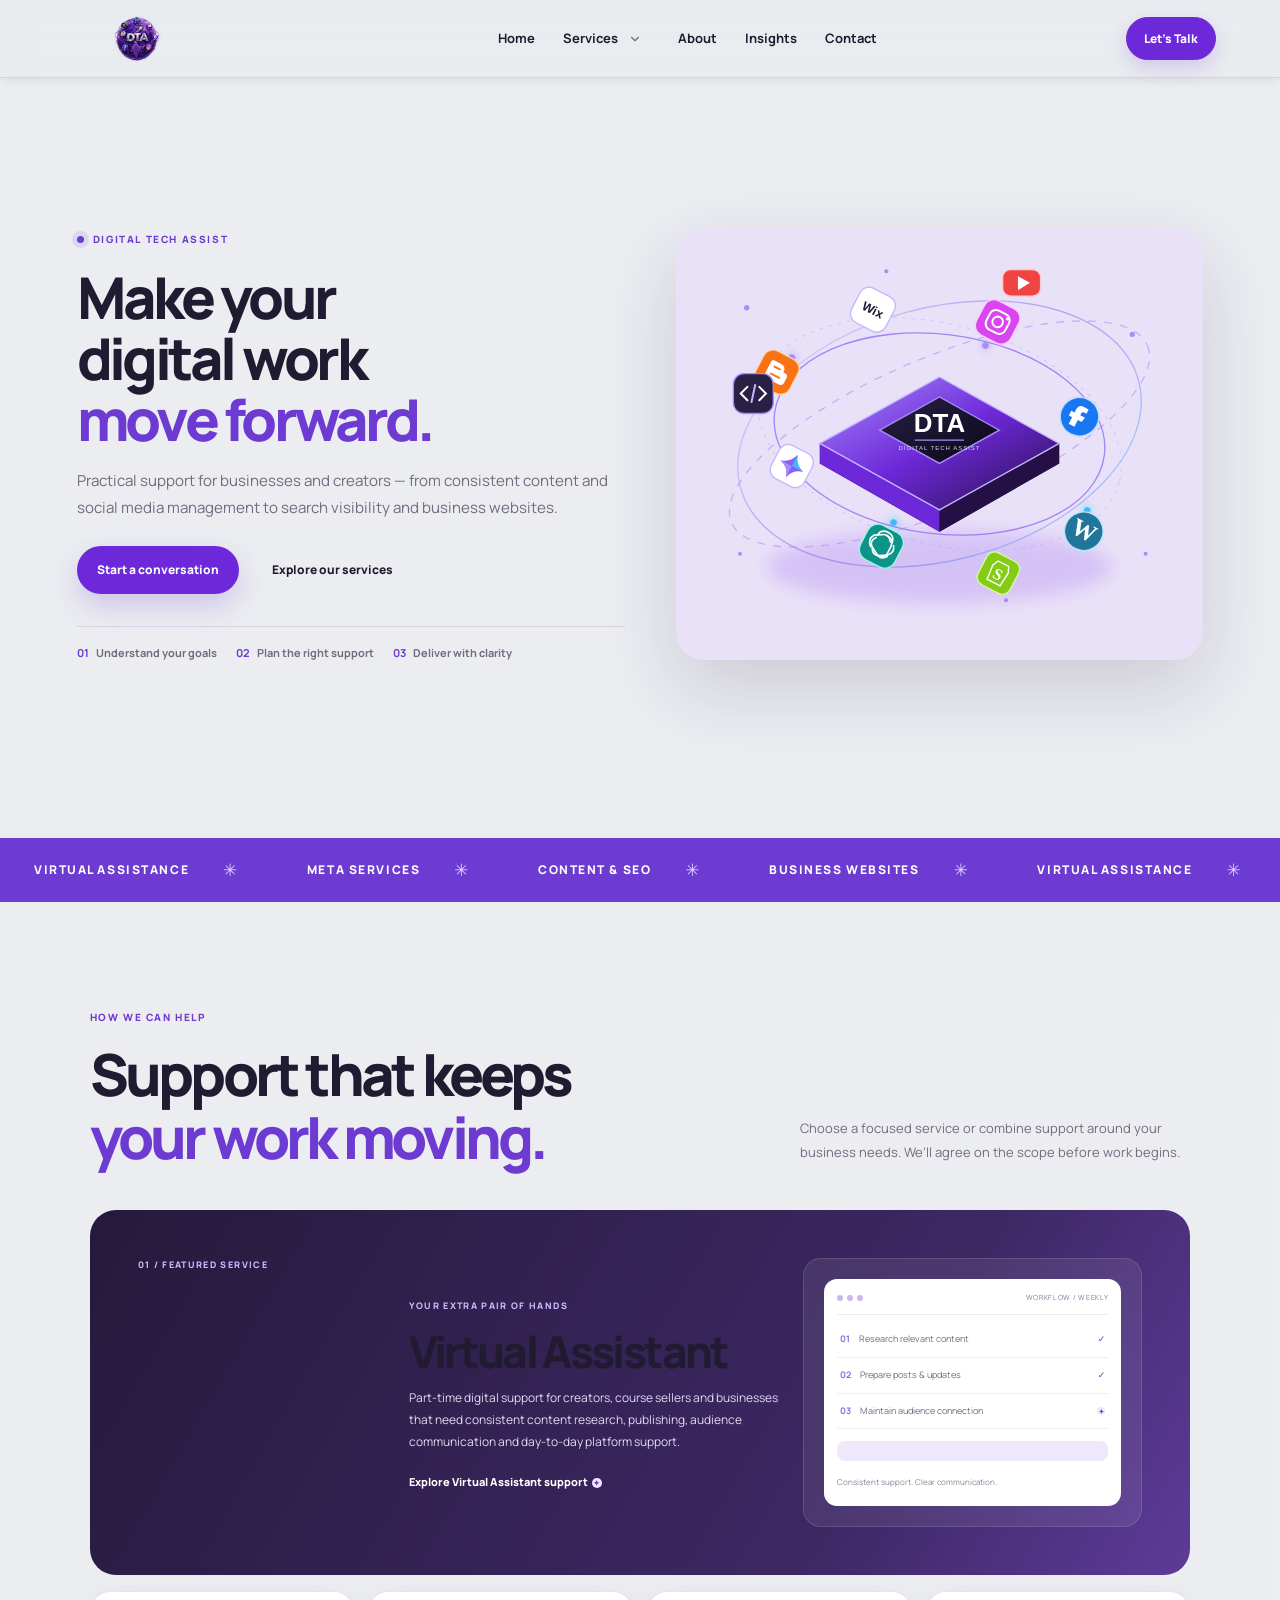
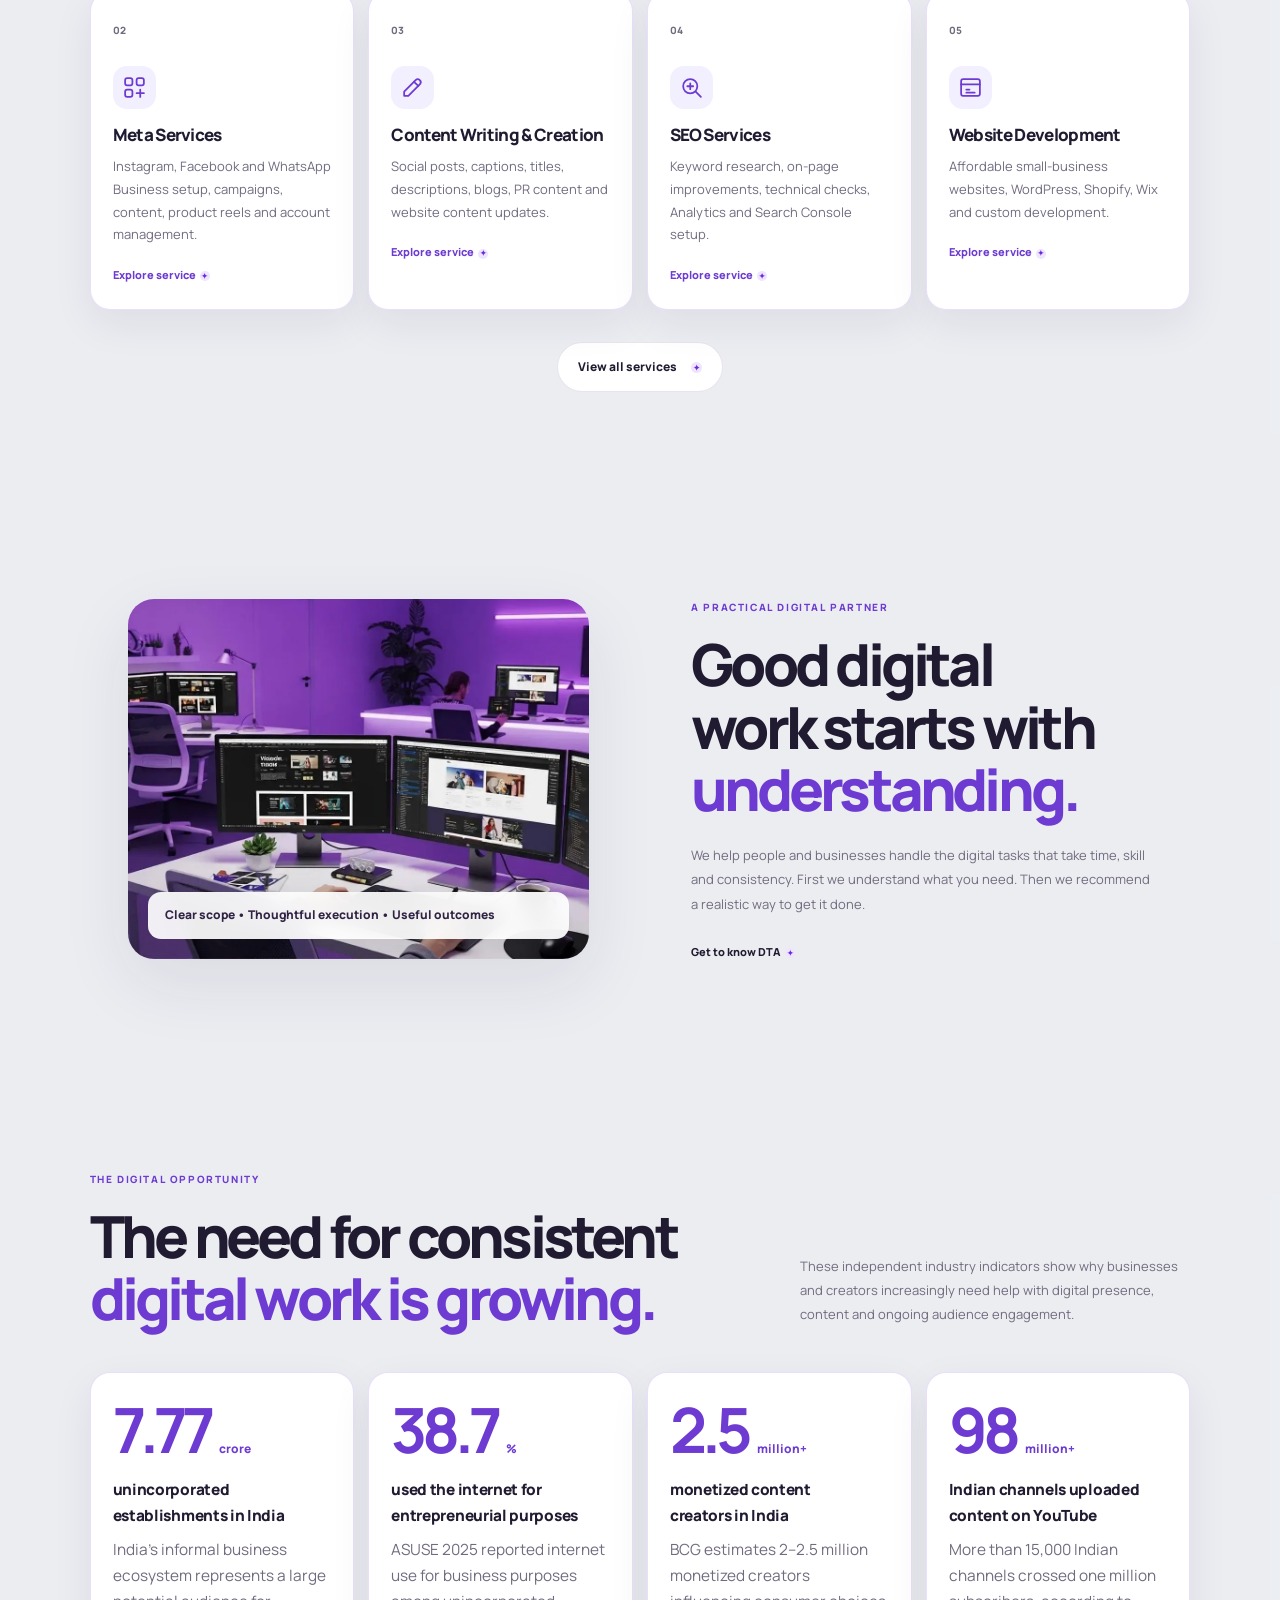
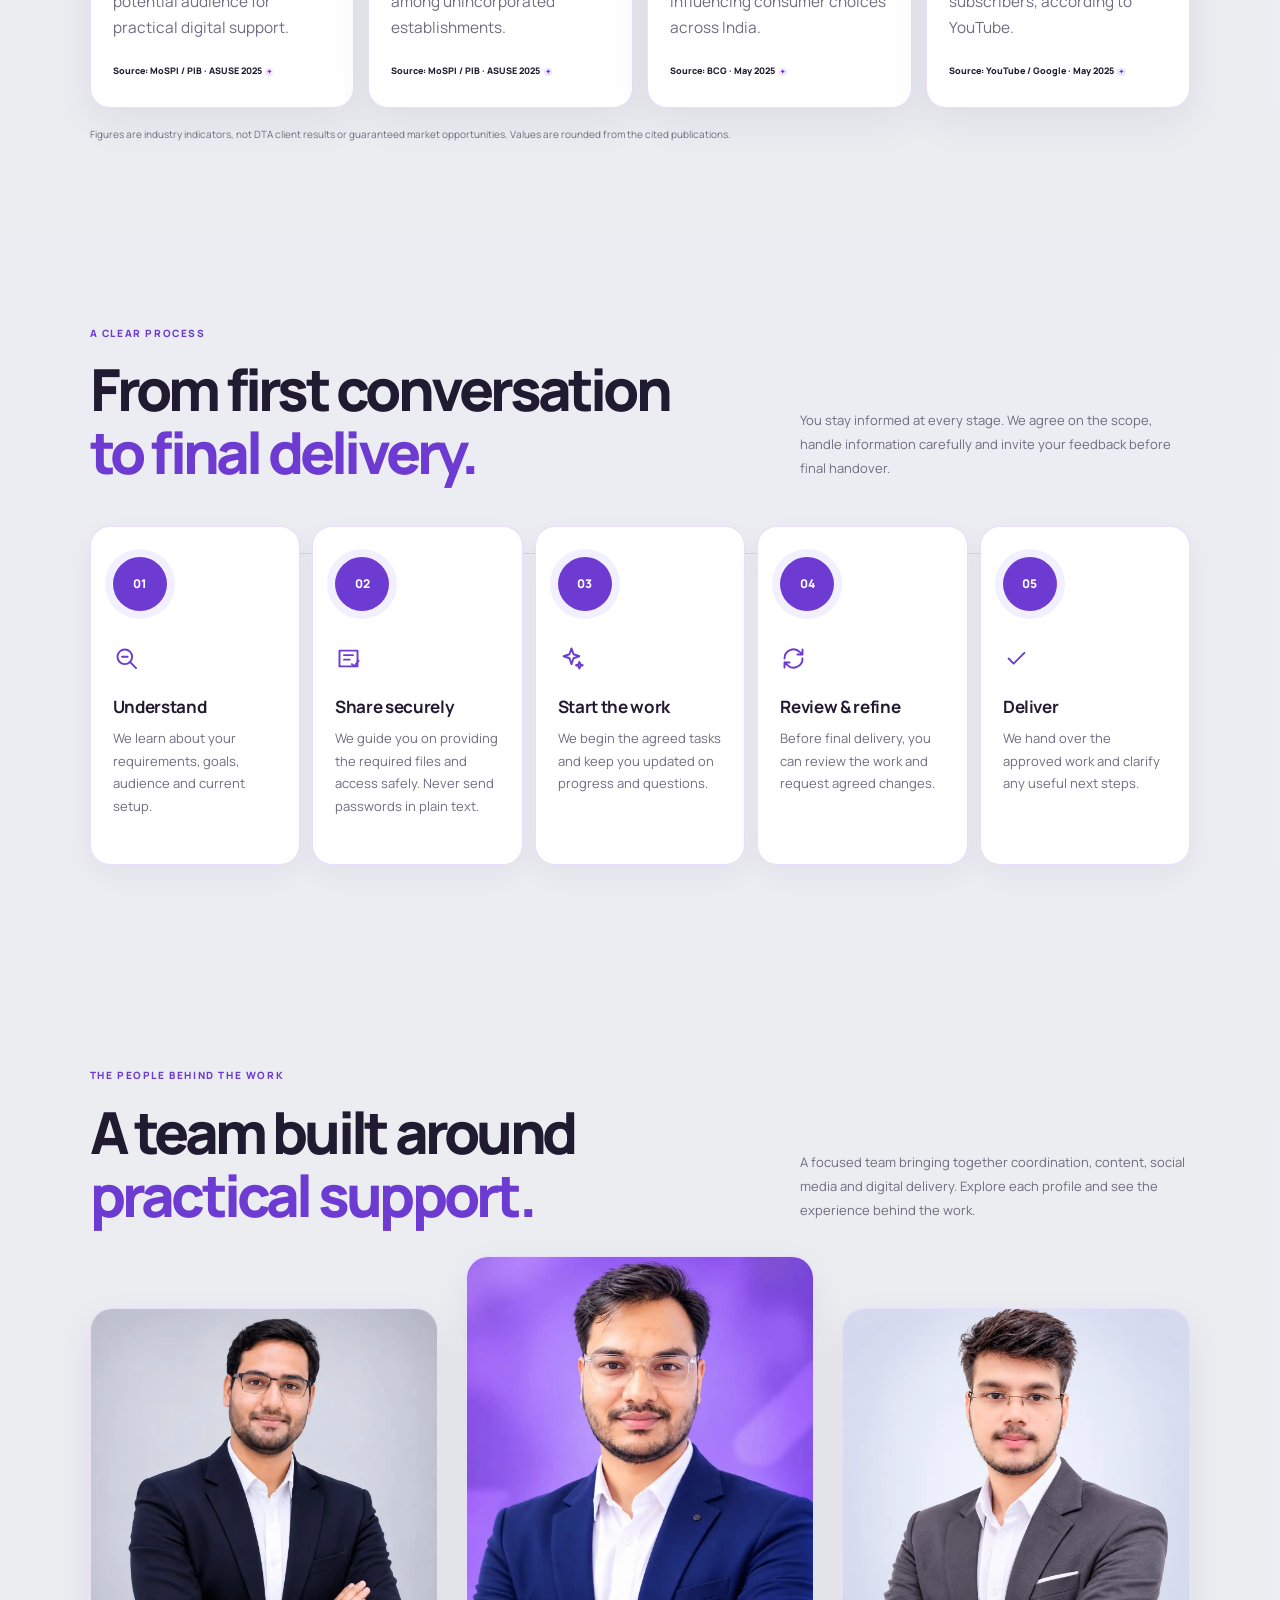
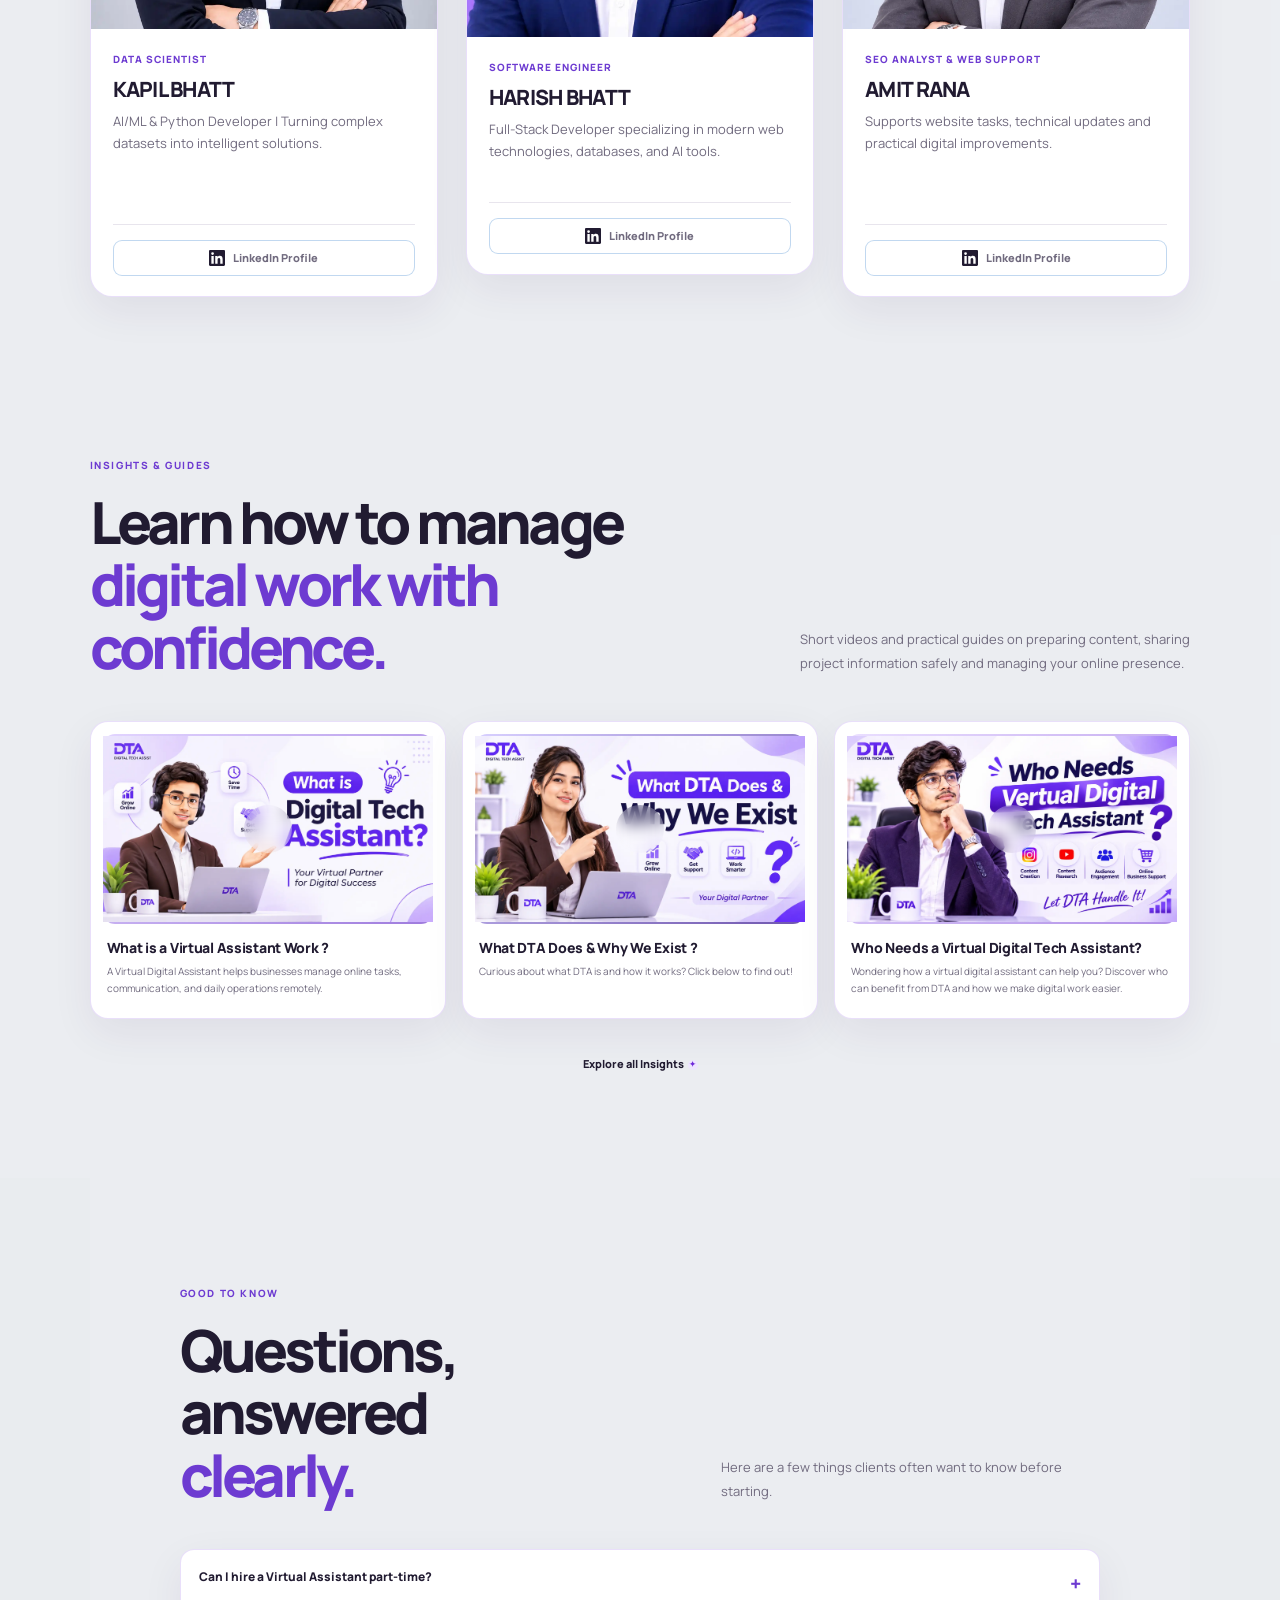
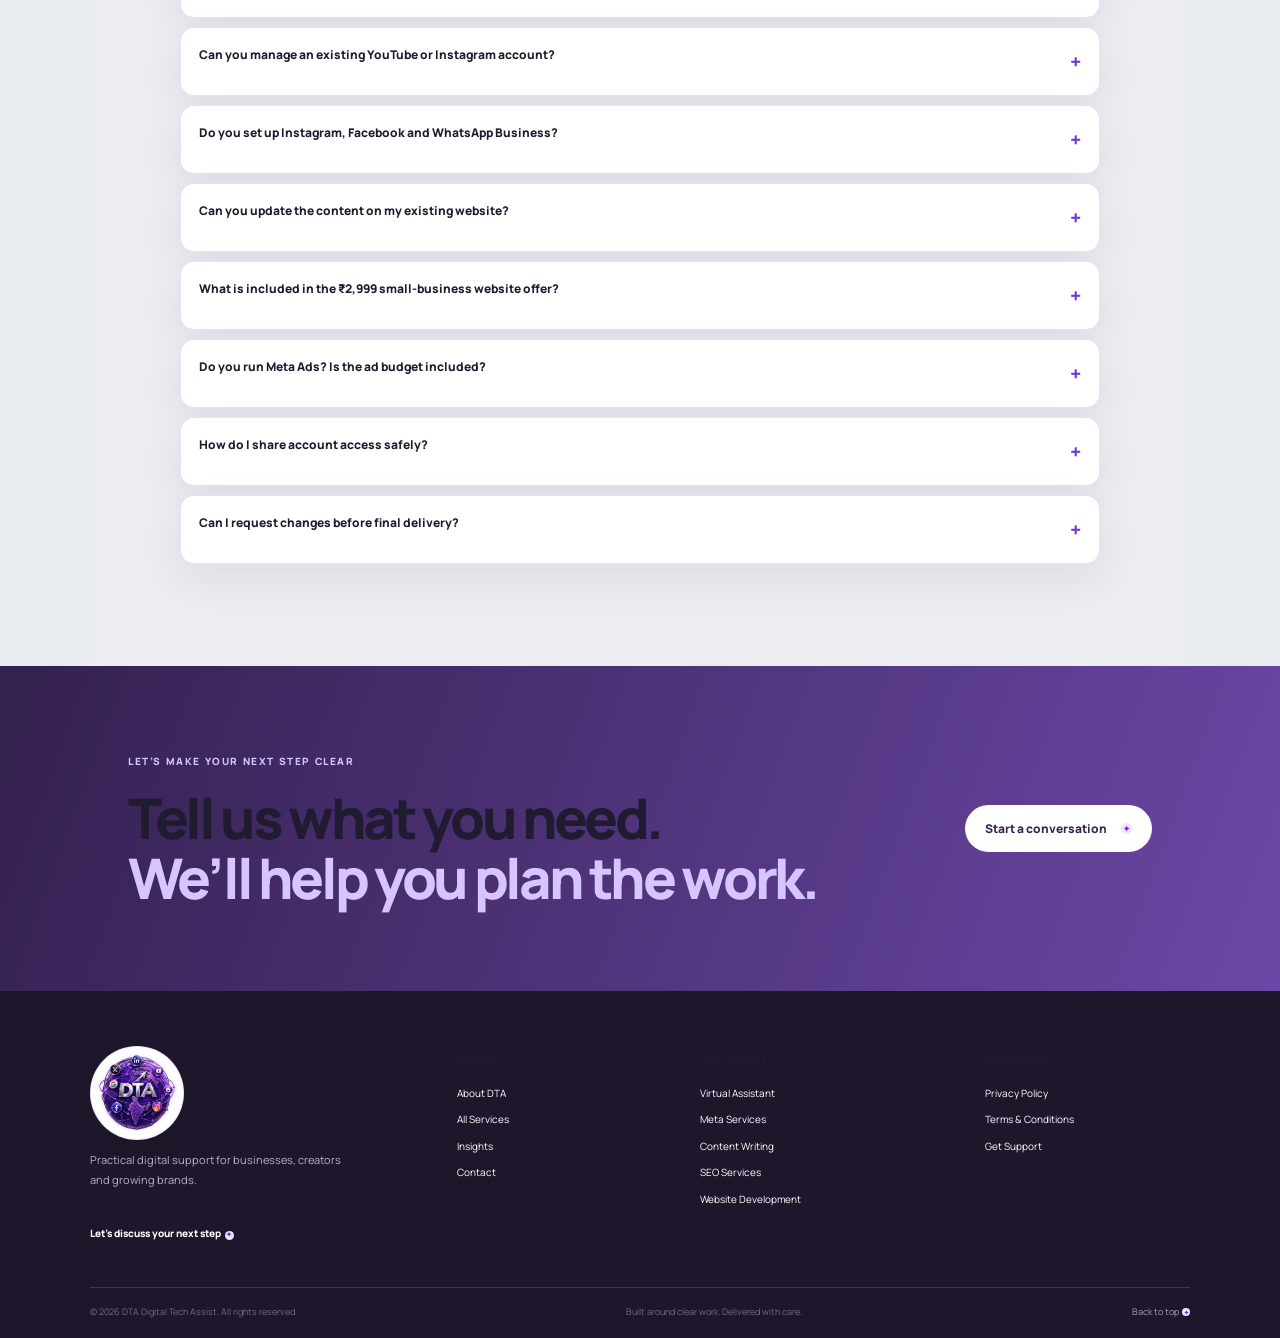
<file: index.html>
<!doctype html>
<html lang="en">
<head>
  <meta charset="utf-8">
  <meta name="viewport" content="width=device-width, initial-scale=1">
  <meta name="description" content="DTA helps businesses and creators with virtual assistant support, Meta services, content, SEO and small business websites.">
  <meta name="theme-color" content="#f8f6ff">
  <title>Digital services for your next stage | DTA Digital Tech Assist</title>
  
  <link rel="preconnect" href="https://fonts.googleapis.com">
  <link rel="preconnect" href="https://fonts.gstatic.com" crossorigin>
  <link href="https://fonts.googleapis.com/css2?family=Manrope:wght@400;500;600;700;800&display=swap" rel="stylesheet">
  
  <link rel="stylesheet" href="DTA.css">
  <link rel="stylesheet" href="DTA_mobile.css">
  <link rel="stylesheet" href="premium.css">
  <link rel="stylesheet" href="landing-page.css">
  <link rel="stylesheet" href="final-polish.css">
  <!-- Baki meta aur CSS links -->
  <script src="https://challenges.cloudflare.com/turnstile/v0/api.js" async defer></script>
</head>

<body class="premium-site" id="top">

  <!-- HEADER -->
  <header class="premium-nav">
    <a aria-label="DTA Digital Tech Assist home" class="premium-brand" href="index.html">
      <img alt="DTA Digital Tech Assist" src="DTA-logo.webp">
    </a>
    <button aria-expanded="false" aria-label="Open navigation" class="premium-menu-toggle">☰</button>
    
    <nav aria-label="Main navigation" class="premium-links">
      <a href="index.html">Home</a>
      <div class="premium-dropdown">
        <a href="services.html">Services</a>
        <button aria-expanded="false" aria-label="Show service pages" class="premium-drop-toggle">
          <svg class="dta-chevron-icon" viewBox="0 0 24 24" aria-hidden="true"><path d="m6 9 6 6 6-6"/></svg>
        </button>
        <div class="premium-drop-menu">
          <a href="virtual-assistant.html">Virtual Assistant</a>
          <a href="meta-services.html">Meta Services</a>
          <a href="content-writing.html">Content Writing</a>
          <a href="seo.html">SEO Services</a>
          <a href="website-development.html">Website Development</a>
          
        </div>
      </div>
      <a href="about.html">About</a>
      <a href="insights.html">Insights</a>
      <a href="contact.html">Contact</a>
    </nav>
    
    <div class="premium-nav-actions">
      <a class="premium-nav-cta" href="contact.html">Let’s Talk</a>
    </div>
  </header>

  <!-- MAIN CONTENT -->
  <main>
    <!-- HERO SECTION -->
    <section class="premium-hero">
      <div class="premium-hero-copy reveal">
        <span class="eyebrow"><i></i> DIGITAL TECH ASSIST</span>
        <h1>Make your digital work<br><em>move forward.</em></h1>
        <p>Practical support for businesses and creators — from consistent content and social media management to search visibility and business websites.</p>
        <div class="hero-actions">
          <a class="p-btn p-btn-primary" href="contact.html">Start a conversation</a>
          <a class="p-btn p-btn-quiet" href="services.html">Explore our services</a>
        </div>
        <div class="hero-proof">
          <span><b>01</b> Understand your goals</span>
          <span><b>02</b> Plan the right support</span>
          <span><b>03</b> Deliver with clarity</span>
        </div>
      </div>
      <div aria-label="DTA introduction illustration" class="premium-hero-video reveal">
    <img
        src="hero.svg"
        alt="DTA Digital Tech Assist – Digital services and technology ecosystem"
        class="hero-intro-video"
        loading="eager"
        fetchpriority="high"
    >
</div>
    </section>

    <!-- MARQUEE STRIP -->
    <section aria-label="DTA services" class="premium-strip">
      <div class="service-marquee-track">
        <div aria-hidden="false" class="service-marquee-group">
          <span class="service-marquee-item">VIRTUAL ASSISTANCE<i>✳</i></span>
          <span class="service-marquee-item">META SERVICES<i>✳</i></span>
          <span class="service-marquee-item">CONTENT &amp; SEO<i>✳</i></span>
          <span class="service-marquee-item">BUSINESS WEBSITES<i>✳</i></span>
        </div>
        <div aria-hidden="true" class="service-marquee-group">
          <span class="service-marquee-item">VIRTUAL ASSISTANCE<i>✳</i></span>
          <span class="service-marquee-item">META SERVICES<i>✳</i></span>
          <span class="service-marquee-item">CONTENT &amp; SEO<i>✳</i></span>
          <span class="service-marquee-item">BUSINESS WEBSITES<i>✳</i></span>
        </div>
      </div>
    </section>

    <!-- SERVICES SECTION -->
    <section class="p-section p-services" id="services">
      <div class="p-section-head reveal">
        <div>
          <span class="eyebrow">HOW WE CAN HELP</span>
          <h2>Support that keeps<br><em>your work moving.</em></h2>
        </div>
        <p>Choose a focused service or combine support around your business needs. We’ll agree on the scope before work begins.</p>
      </div>

      <article class="featured-service reveal">
        <div class="featured-number">01 / FEATURED SERVICE</div>
        <div class="featured-copy">
          <span class="service-kicker">YOUR EXTRA PAIR OF HANDS</span>
          <h3>Virtual Assistant</h3>
          <p>Part-time digital support for creators, course sellers and businesses that need consistent content research, publishing, audience communication and day-to-day platform support.</p>
          <a class="text-link" href="virtual-assistant.html">Explore Virtual Assistant support <span><span class="dta-symbol-icon" aria-hidden="true">✦</span></span></a>
        </div>
        <div class="featured-visual">
          <div class="va-window">
            <div class="window-top"><i></i><i></i><i></i><span>WORKFLOW / WEEKLY</span></div>
            <div class="va-row"><b>01</b><span>Research relevant content</span><strong>✓</strong></div>
            <div class="va-row"><b>02</b><span>Prepare posts &amp; updates</span><strong>✓</strong></div>
            <div class="va-row"><b>03</b><span>Maintain audience connection</span><strong><span class="dta-symbol-icon" aria-hidden="true">✦</span></strong></div>
            <div class="va-progress"><span></span></div>
            <small>Consistent support. Clear communication.</small>
          </div>
        </div>
      </article>

      <div class="p-service-grid">
        <a class="p-service-card reveal" href="meta-services.html">
          <span class="p-card-index">02</span>
          <span aria-hidden="true" class="p-card-icon">
            <svg viewBox="0 0 24 24"><rect height="7" rx="2" width="7" x="3" y="3"></rect><rect height="7" rx="2" width="7" x="14" y="3"></rect><rect height="7" rx="2" width="7" x="3" y="14"></rect><path d="M17.5 14v7M14 17.5h7"></path></svg>
          </span>
          <h3>Meta Services</h3>
          <p>Instagram, Facebook and WhatsApp Business setup, campaigns, content, product reels and account management.</p>
          <span class="text-link">Explore service <span class="dta-symbol-icon" aria-hidden="true">✦</span></span>
        </a>
        
        <a class="p-service-card reveal" href="content-writing.html">
          <span class="p-card-index">03</span>
          <span aria-hidden="true" class="p-card-icon">
            <svg viewBox="0 0 24 24"><path d="M4 20h4l11-11a2.1 2.1 0 0 0-4-4L4 16v4Z"></path><path d="m13.5 6.5 4 4"></path></svg>
          </span>
          <h3>Content Writing &amp; Creation</h3>
          <p>Social posts, captions, titles, descriptions, blogs, PR content and website content updates.</p>
          <span class="text-link">Explore service <span class="dta-symbol-icon" aria-hidden="true">✦</span></span>
        </a>

        <a class="p-service-card reveal" href="seo.html">
          <span class="p-card-index">04</span>
          <span aria-hidden="true" class="p-card-icon">
            <svg viewBox="0 0 24 24"><circle cx="10.8" cy="10.8" r="6.8"></circle><path d="m16 16 5 5M8 10.8h5.6M10.8 8v5.6"></path></svg>
          </span>
          <h3>SEO Services</h3>
          <p>Keyword research, on-page improvements, technical checks, Analytics and Search Console setup.</p>
          <span class="text-link">Explore service <span class="dta-symbol-icon" aria-hidden="true">✦</span></span>
        </a>

        <a class="p-service-card reveal" href="website-development.html">
          <span class="p-card-index">05</span>
          <span aria-hidden="true" class="p-card-icon">
            <svg viewBox="0 0 24 24"><rect height="16" rx="2" width="18" x="3" y="4"></rect><path d="M3 9h18M8 14h3M8 17h8"></path></svg>
          </span>
          <h3>Website Development</h3>
          <p>Affordable small-business websites, WordPress, Shopify, Wix and custom development.</p>
          <span class="text-link">Explore service <span class="dta-symbol-icon" aria-hidden="true">✦</span></span>
        </a>
      </div>

      <div class="section-end-link">
        <a class="p-btn p-btn-outline" href="services.html">View all services <span><span class="dta-symbol-icon" aria-hidden="true">✦</span></span></a>
      </div>
    </section>

    <!-- ABOUT BAND -->
    <section class="p-about-band">
      <div class="p-about-visual reveal">
        <img alt="Temporary DTA team workspace photograph" loading="lazy" src="about.webp">
        <div class="about-note">Clear scope • Thoughtful execution • Useful outcomes</div>
      </div>
      <div class="p-about-copy reveal">
        <span class="eyebrow">A PRACTICAL DIGITAL PARTNER</span>
        <h2>Good digital work starts with <em>understanding.</em></h2>
        <p>We help people and businesses handle the digital tasks that take time, skill and consistency. First we understand what you need. Then we recommend a realistic way to get it done.</p>
        <a class="text-link" href="about.html">Get to know DTA <span class="dta-symbol-icon" aria-hidden="true">✦</span></a>
      </div>
    </section>

    <!-- MARKET OPPORTUNITY -->
    <section class="p-section p-market">
      <div class="p-section-head reveal">
        <div>
          <span class="eyebrow">THE DIGITAL OPPORTUNITY</span>
          <h2>The need for consistent<br><em>digital work is growing.</em></h2>
        </div>
        <p>These independent industry indicators show why businesses and creators increasingly need help with digital presence, content and ongoing audience engagement.</p>
      </div>
      <div class="market-grid">
        <article class="market-card reveal">
          <strong class="count-up" data-count="7.92" data-decimals="2">0</strong>
          <span class="market-unit">crore</span>
          <h3>unincorporated establishments in India</h3>
          <p>India’s informal business ecosystem represents a large potential audience for practical digital support.</p>
          <a href="https://www.pib.gov.in/PressReleasePage.aspx?PRID=2258362" rel="noopener" target="_blank">Source: MoSPI / PIB · ASUSE 2025 <span class="dta-symbol-icon" aria-hidden="true">✦</span></a>
        </article>
        <article class="market-card market-card-accent reveal">
          <strong class="count-up" data-count="39.4" data-decimals="1">0</strong>
          <span class="market-unit">%</span>
          <h3>used the internet for entrepreneurial purposes</h3>
          <p>ASUSE 2025 reported internet use for business purposes among unincorporated establishments.</p>
          <a href="https://www.pib.gov.in/PressReleasePage.aspx?PRID=2258362" rel="noopener" target="_blank">Source: MoSPI / PIB · ASUSE 2025 <span class="dta-symbol-icon" aria-hidden="true">✦</span></a>
        </article>
        <article class="market-card reveal">
          <strong class="count-up" data-count="2.5" data-decimals="1">0</strong>
          <span class="market-unit">million+</span>
          <h3>monetized content creators in India</h3>
          <p>BCG estimates 2–2.5 million monetized creators influencing consumer choices across India.</p>
          <a href="https://www.bcg.com/publications/2025/india-from-content-to-commerce-mapping-indias-creator-economy" rel="noopener" target="_blank">Source: BCG · May 2025 <span class="dta-symbol-icon" aria-hidden="true">✦</span></a>
        </article>
        <article class="market-card reveal">
          <strong class="count-up" data-count="100" data-decimals="0">0</strong>
          <span class="market-unit">million+</span>
          <h3>Indian channels uploaded content on YouTube</h3>
          <p>More than 15,000 Indian channels crossed one million subscribers, according to YouTube.</p>
          <a href="https://blog.google/intl/en-in/products/platforms/youtubes-india-bet-inr-21000-crore-paid-out-to-indian-creators-commits-inr-850-crores-to-power-indias-creator-nation/" rel="noopener" target="_blank">Source: YouTube / Google · May 2025 <span class="dta-symbol-icon" aria-hidden="true">✦</span></a>
        </article>
      </div>
      <p class="market-disclaimer">Figures are industry indicators, not DTA client results or guaranteed market opportunities. Values are rounded from the cited publications.</p>
    </section>

    <!-- PROCESS SECTION -->
    <section class="p-process-section">
      <div class="p-section p-process">
        <div class="p-section-head reveal">
          <div>
            <span class="eyebrow">A CLEAR PROCESS</span>
            <h2>From first conversation<br><em>to final delivery.</em></h2>
          </div>
          <p>You stay informed at every stage. We agree on the scope, handle information carefully and invite your feedback before final handover.</p>
        </div>
        <div class="process-timeline">
          <article class="process-step reveal">
            <span>01</span>
            <div aria-hidden="true" class="process-symbol"><svg viewBox="0 0 24 24"><circle cx="10.5" cy="10.5" r="6.5"></circle><path d="m15.5 15.5 5 5M8 10.5h5"></path></svg></div>
            <h3>Understand</h3>
            <p>We learn about your requirements, goals, audience and current setup.</p>
          </article>
          <article class="process-step reveal">
            <span>02</span>
            <div aria-hidden="true" class="process-symbol"><svg viewBox="0 0 24 24"><path d="M4 5h16v14H4zM8 9h8M8 13h5"></path><path d="m15 17 2 2 4-5"></path></svg></div>
            <h3>Share securely</h3>
            <p>We guide you on providing the required files and access safely. Never send passwords in plain text.</p>
          </article>
          <article class="process-step reveal">
            <span>03</span>
            <div aria-hidden="true" class="process-symbol"><svg viewBox="0 0 24 24"><path d="m12 3 1.8 5.2L19 10l-5.2 1.8L12 17l-1.8-5.2L5 10l5.2-1.8L12 3Z"></path><path d="m19 15 .8 2.2L22 18l-2.2.8L19 21l-.8-2.2L16 18l2.2-.8L19 15Z"></path></svg></div>
            <h3>Start the work</h3>
            <p>We begin the agreed tasks and keep you updated on progress and questions.</p>
          </article>
          <article class="process-step reveal">
            <span>04</span>
            <div aria-hidden="true" class="process-symbol"><svg viewBox="0 0 24 24"><path d="M4 12a8 8 0 0 1 13.7-5.7L20 8.5M20 4v4.5h-4.5"></path><path d="M20 12a8 8 0 0 1-13.7 5.7L4 15.5M4 20v-4.5h4.5"></path></svg></div>
            <h3>Review &amp; refine</h3>
            <p>Before final delivery, you can review the work and request agreed changes.</p>
          </article>
          <article class="process-step reveal">
            <span>05</span>
            <div aria-hidden="true" class="process-symbol"><svg viewBox="0 0 24 24"><path d="m5 12 4.5 4.5L19 7"></path></svg></div>
            <h3>Deliver</h3>
            <p>We hand over the approved work and clarify any useful next steps.</p>
          </article>
        </div>
      </div>
    </section>

    <!-- TEAM SECTION -->
    <section class="p-section p-team">
      <div class="p-section-head reveal">
        <div>
          <span class="eyebrow">THE PEOPLE BEHIND THE WORK</span>
          <h2>A team built around<br><em>practical support.</em></h2>
        </div>
        <p>A focused team bringing together coordination, content, social media and digital delivery. Explore each profile and see the experience behind the work.</p>
      </div>
      <div class="team-grid team-profile-grid">
        
        <!-- CARD 1: KAPIL BHATT -->
        <article class="team-card team-profile-card reveal">
          <div class="team-profile-photo"><img alt="KAPIL BHATT" loading="lazy" src="Kapil Bhatt.webp"></div>
          <div class="team-info team-profile-info">
            <span>Data Scientist</span>
            <h3>KAPIL BHATT</h3>
            <p>AI/ML & Python Developer | Turning complex datasets into intelligent solutions.</p>
            <div class="team-profile-links">
              <a href="https://www.linkedin.com/in/kapilb00006" class="profile-link-linkedin" target="_blank" rel="noopener noreferrer" title="Connect on LinkedIn">
                <svg viewBox="0 0 24 24"><path d="M20.447 20.452h-3.554v-5.569c0-1.328-.027-3.037-1.852-3.037-1.853 0-2.136 1.445-2.136 2.939v5.667H9.35V9h3.414v1.561h.049c.476-.9 1.637-1.85 3.37-1.85 3.601 0 4.267 2.37 4.267 5.455v6.286zM5.337 7.433a2.062 2.062 0 1 1 0-4.124 2.062 2.062 0 0 1 0 4.124zM7.119 20.452H3.555V9h3.564v11.452zM22.225 0H1.771C.792 0 0 .774 0 1.729v20.542C0 23.227.792 24 1.771 24h20.451C23.2 24 24 23.227 24 22.271V1.729C24 .774 23.2 0 22.222 0h.003z"/></svg>
                <span>LinkedIn Profile</span>
              </a>
            </div>
          </div>
        </article>

        <!-- CARD 2: HARISH BHATT -->
        <article class="team-card team-profile-card reveal">
          <div class="team-profile-photo"><img alt="HARISH BHATT" loading="lazy" src="Harish Bhatt.webp"></div>
          <div class="team-info team-profile-info">
            <span>Software Engineer</span>
            <h3>HARISH BHATT</h3>
            <p>Full-Stack Developer specializing in modern web technologies, databases, and AI tools.</p>
            <div class="team-profile-links">
              <a href="https://www.linkedin.com/in/harishbhatt40" class="profile-link-linkedin" target="_blank" rel="noopener noreferrer" title="Connect on LinkedIn">
                <svg viewBox="0 0 24 24"><path d="M20.447 20.452h-3.554v-5.569c0-1.328-.027-3.037-1.852-3.037-1.853 0-2.136 1.445-2.136 2.939v5.667H9.35V9h3.414v1.561h.049c.476-.9 1.637-1.85 3.37-1.85 3.601 0 4.267 2.37 4.267 5.455v6.286zM5.337 7.433a2.062 2.062 0 1 1 0-4.124 2.062 2.062 0 0 1 0 4.124zM7.119 20.452H3.555V9h3.564v11.452zM22.225 0H1.771C.792 0 0 .774 0 1.729v20.542C0 23.227.792 24 1.771 24h20.451C23.2 24 24 23.227 24 22.271V1.729C24 .774 23.2 0 22.222 0h.003z"/></svg>
                <span>LinkedIn Profile</span>
              </a>
            </div>
          </div>
        </article>

        <!-- CARD 3: AMIT RANA -->
        <article class="team-card team-profile-card reveal">
          <div class="team-profile-photo"><img alt="AMIT RANA" loading="lazy" src="Amit Rana.webp"></div>
          <div class="team-info team-profile-info">
            <span>SEO Analyst &amp; Web Support</span>
            <h3>AMIT RANA</h3>
            <p>Supports website tasks, technical updates and practical digital improvements.</p>
            <div class="team-profile-links">
              <a href="https://www.linkedin.com/in/amit-rana-engineer/" class="profile-link-linkedin" target="_blank" rel="noopener noreferrer" title="Connect on LinkedIn">
                <svg viewBox="0 0 24 24"><path d="M20.447 20.452h-3.554v-5.569c0-1.328-.027-3.037-1.852-3.037-1.853 0-2.136 1.445-2.136 2.939v5.667H9.35V9h3.414v1.561h.049c.476-.9 1.637-1.85 3.37-1.85 3.601 0 4.267 2.37 4.267 5.455v6.286zM5.337 7.433a2.062 2.062 0 1 1 0-4.124 2.062 2.062 0 0 1 0 4.124zM7.119 20.452H3.555V9h3.564v11.452zM22.225 0H1.771C.792 0 0 .774 0 1.729v20.542C0 23.227.792 24 1.771 24h20.451C23.2 24 24 23.227 24 22.271V1.729C24 .774 23.2 0 22.222 0h.003z"/></svg>
                <span>LinkedIn Profile</span>
              </a>
            </div>
          </div>
        </article>

      </div>
    </section>


<!-- INSIGHTS SECTION -->
<section class="p-section p-insights">

  <div class="p-section-head reveal">
    <div>
      <span class="eyebrow">INSIGHTS &amp; GUIDES</span>
      <h2>Learn how to manage<br><em>digital work with confidence.</em></h2>
    </div>
    <p>Short videos and practical guides on preparing content, sharing project information safely and managing your online presence.</p>
  </div>

  <div class="insight-video-grid">

    <!-- VIDEO 01 -->
    <a class="insight-video-card reveal"
       href="https://www.instagram.com/reel/DfRnQ79tt8E/?utm_source=ig_web_button_share_sheet"
       target="_blank"
       rel="noopener noreferrer">

      <div class="video-placeholder">
        <img src="DTA1.webp"
             alt="Professional virtual assistant team"
             loading="lazy">
        <span class="video-play-icon">▶</span>
      </div>

      <h3>What is a Virtual Assistant Work ?</h3>
      <p>A Virtual Digital Assistant helps businesses manage online tasks, communication, and daily operations remotely.</p>
    </a>

    <!-- VIDEO 02 -->
    <a class="insight-video-card reveal"
       href="https://www.instagram.com/reel/DfSGrWeNtV1/?psln=OXd6bm5odTBpYXBp"
       target="_blank"
       rel="noopener noreferrer">

      <div class="video-placeholder video-two">
        <img src="DTA2.webp"
             alt="Social media platforms and content"
             loading="lazy">
        <span class="video-play-icon">▶</span>
      
      </div>

      <h3>What DTA Does & Why We Exist ?</h3>
      <p>Curious about what DTA is and how it works? Click below to find out!</p>
    </a>

    <!-- VIDEO 03 -->
    <a class="insight-video-card reveal"
       href="https://www.instagram.com/reel/DfSoKpwNCE3/?srtk=MWk0eGFzdWsweXAwcA=="
       target="_blank"
       rel="noopener noreferrer">

      <div class="video-placeholder video-three">
        <img src="DTA3.webp"
             alt="Digital business management and online work"
             loading="lazy">
        <span class="video-play-icon">▶</span>

      </div>

      <h3>Who Needs a Virtual Digital Tech Assistant?</h3>
      <p>Wondering how a virtual digital assistant can help you? Discover who can benefit from DTA and how we make digital work easier.</p>
    </a>

  </div>

  <div class="section-end-link">
    <a class="text-link" href="insights.html">
      Explore all Insights
      <span class="dta-symbol-icon" aria-hidden="true">✦</span>
    </a>
  </div>

</section>


    <!-- FAQ SECTION -->
    <section class="p-section p-faq">
      <div class="p-section-head reveal">
        <div>
          <span class="eyebrow">GOOD TO KNOW</span>
          <h2>Questions, answered<br><em>clearly.</em></h2>
        </div>
        <p>Here are a few things clients often want to know before starting.</p>
      </div>
      <div class="faq-list">
        <details class="reveal"><summary>Can I hire a Virtual Assistant part-time? <span>+</span></summary><p>Yes. We can discuss part-time or task-based support depending on the work, schedule and scope required.</p></details>
        <details class="reveal"><summary>Can you manage an existing YouTube or Instagram account? <span>+</span></summary><p>Yes. We can support eligible existing accounts with content research, planning, publishing assistance, audience communication and ongoing account tasks. Results depend on the account, content and audience; growth is never guaranteed.</p></details>
        <details class="reveal"><summary>Do you set up Instagram, Facebook and WhatsApp Business? <span>+</span></summary><p>We can help set up and organise business profiles, connect relevant Meta tools, prepare content and support ongoing management. Account ownership remains with you.</p></details>
        <details class="reveal"><summary>Can you update the content on my existing website? <span>+</span></summary><p>Yes. We can help revise text, service descriptions, page content, images and other agreed website updates. Access and scope are confirmed before work begins.</p></details>
        <details class="reveal"><summary>What is included in the ₹2,999 small-business website offer? <span>+</span></summary><p>It is a starting price for a clearly scoped small website. Final pricing depends on page count, content, features, integrations and revisions. Domain, hosting, premium themes, paid plugins and third-party fees may be additional.</p></details>
        <details class="reveal"><summary>Do you run Meta Ads? Is the ad budget included? <span>+</span></summary><p>We can help set up, run and maintain agreed Meta campaigns. Advertising spend is paid separately by the client to Meta; our service fee is discussed before the campaign starts.</p></details>
        <details class="reveal"><summary>How do I share account access safely? <span>+</span></summary><p>Where possible, use official role-based access such as Meta Business Portfolio permissions, Google access invitations or platform collaborator roles. Do not send passwords or one-time codes through ordinary messages.</p></details>
        <details class="reveal"><summary>Can I request changes before final delivery? <span>+</span></summary><p>Yes. We include a review stage and handle revisions according to the scope agreed before work starts.</p></details>
      </div>
    </section>

    <!-- FINAL CTA -->
    <section class="p-final-cta">
      <div>
        <span class="eyebrow">LET’S MAKE YOUR NEXT STEP CLEAR</span>
        <h2>Tell us what you need.<br><em>We’ll help you plan the work.</em></h2>
      </div>
      <a class="p-btn p-btn-light" href="contact.html">Start a conversation <span class="dta-symbol-icon" aria-hidden="true">✦</span></a>
    </section>
  </main>

  <!-- FOOTER -->
  <footer class="premium-footer">
    <div class="premium-footer-main">
      <div class="premium-footer-brand">
        <a href="index.html"><img alt="DTA Digital Tech Assist" src="DTA-logo.webp"></a>
        <p>Practical digital support for businesses, creators and growing brands.</p>
        <a class="footer-email" href="contact.html">Let’s discuss your next step <span class="dta-symbol-icon" aria-hidden="true">✦</span></a>
      </div>
      <div>
        <h3>Explore</h3>
        <a href="about.html">About DTA</a>
        <a href="services.html">All Services</a>
        <a href="insights.html">Insights</a>
        <a href="contact.html">Contact</a>
      </div>
      <div>
        <h3>Our Services</h3>
        <a href="virtual-assistant.html">Virtual Assistant</a>
        <a href="meta-services.html">Meta Services</a>
        <a href="content-writing.html">Content Writing</a>
        <a href="seo.html">SEO Services</a>
        <a href="website-development.html">Website Development</a>
       
      </div>
      <div>
        <h3>Information</h3>
        <a href="privacy.html">Privacy Policy</a>
        <a href="terms.html">Terms &amp; Conditions</a>
        <a href="contact.html">Get Support</a>
      </div>
    </div>
    <div class="premium-footer-bottom">
      <span>© <span data-year=""></span> DTA Digital Tech Assist. All rights reserved.</span>
      <span>Built around clear work. Delivered with care.</span>
      <a href="#top">Back to top <span class="dta-symbol-icon" aria-hidden="true">✦</span></a>
    </div>
  </footer>

  <!-- SCRIPTS -->
  <script src="DTA.js"></script>
  <script src="premium.js"></script>
  <script defer src="landing-page.js"></script>
  
</body>
</html>
</file>
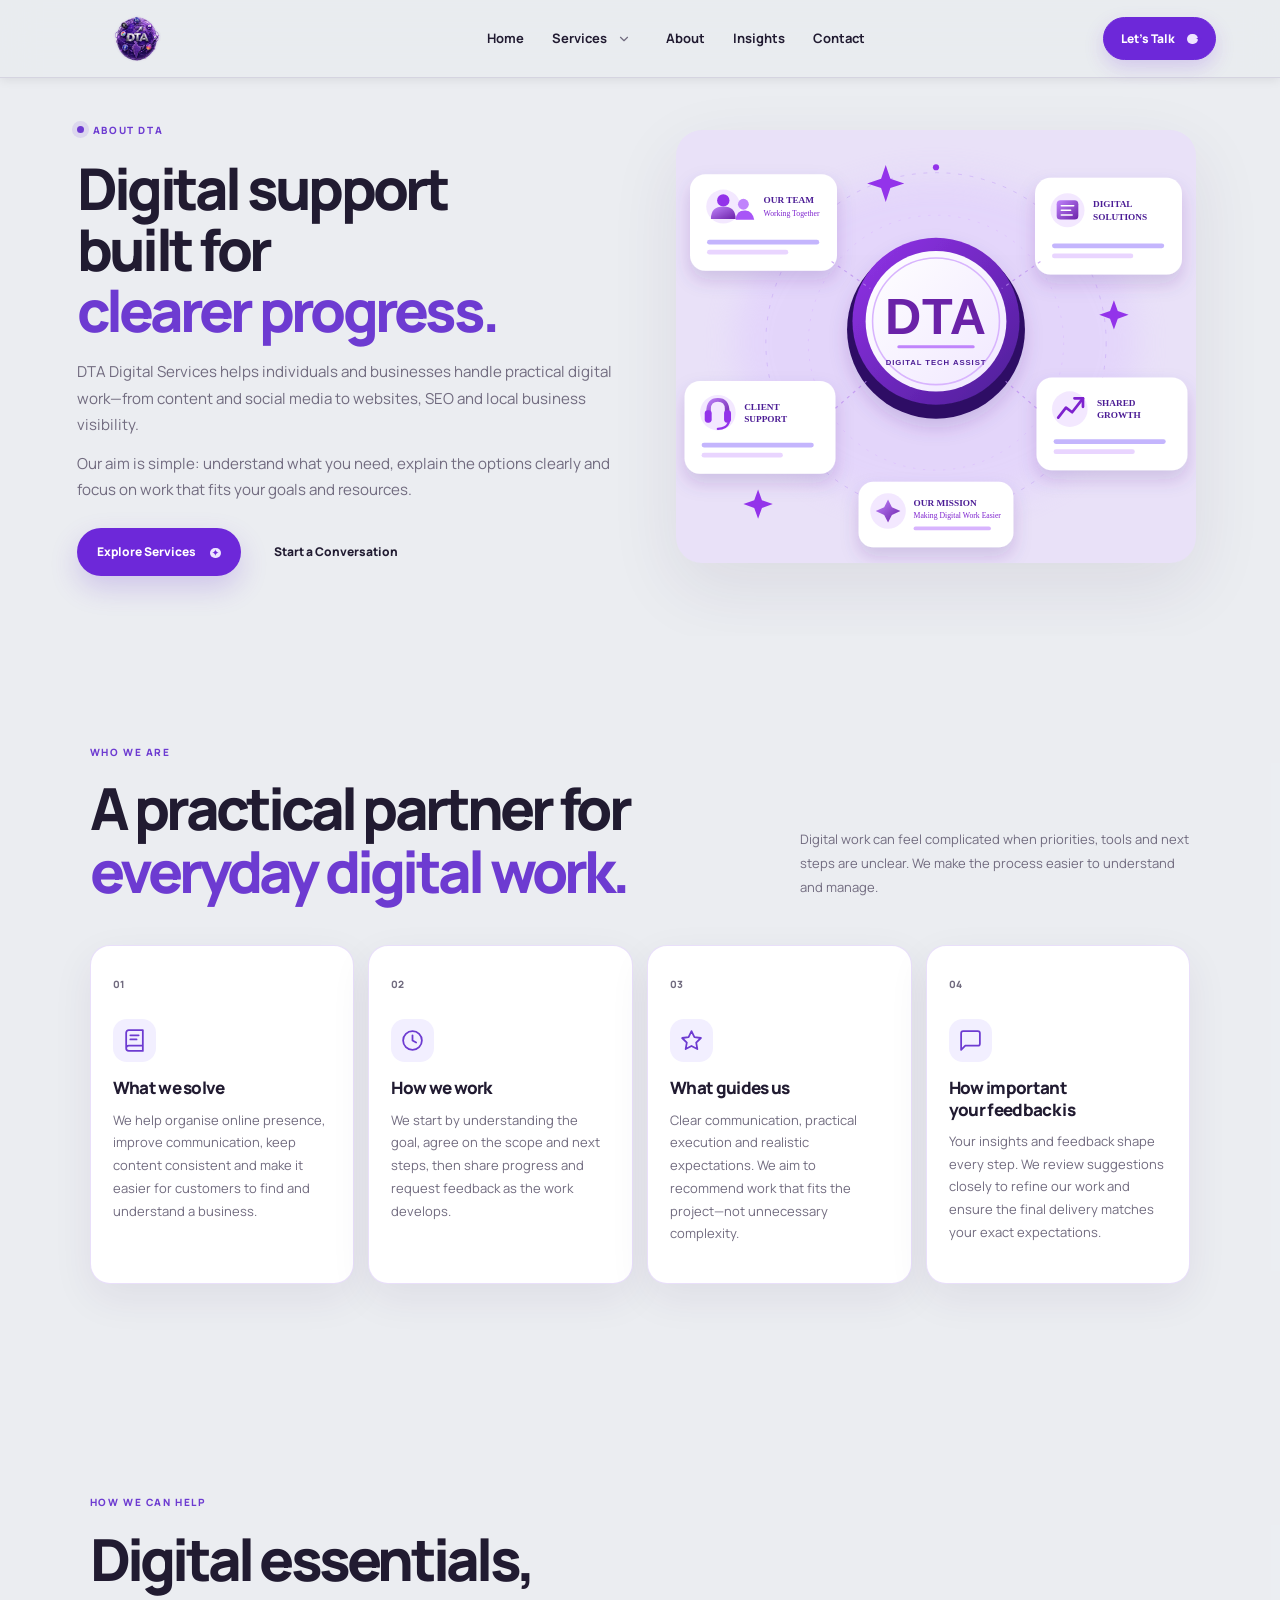
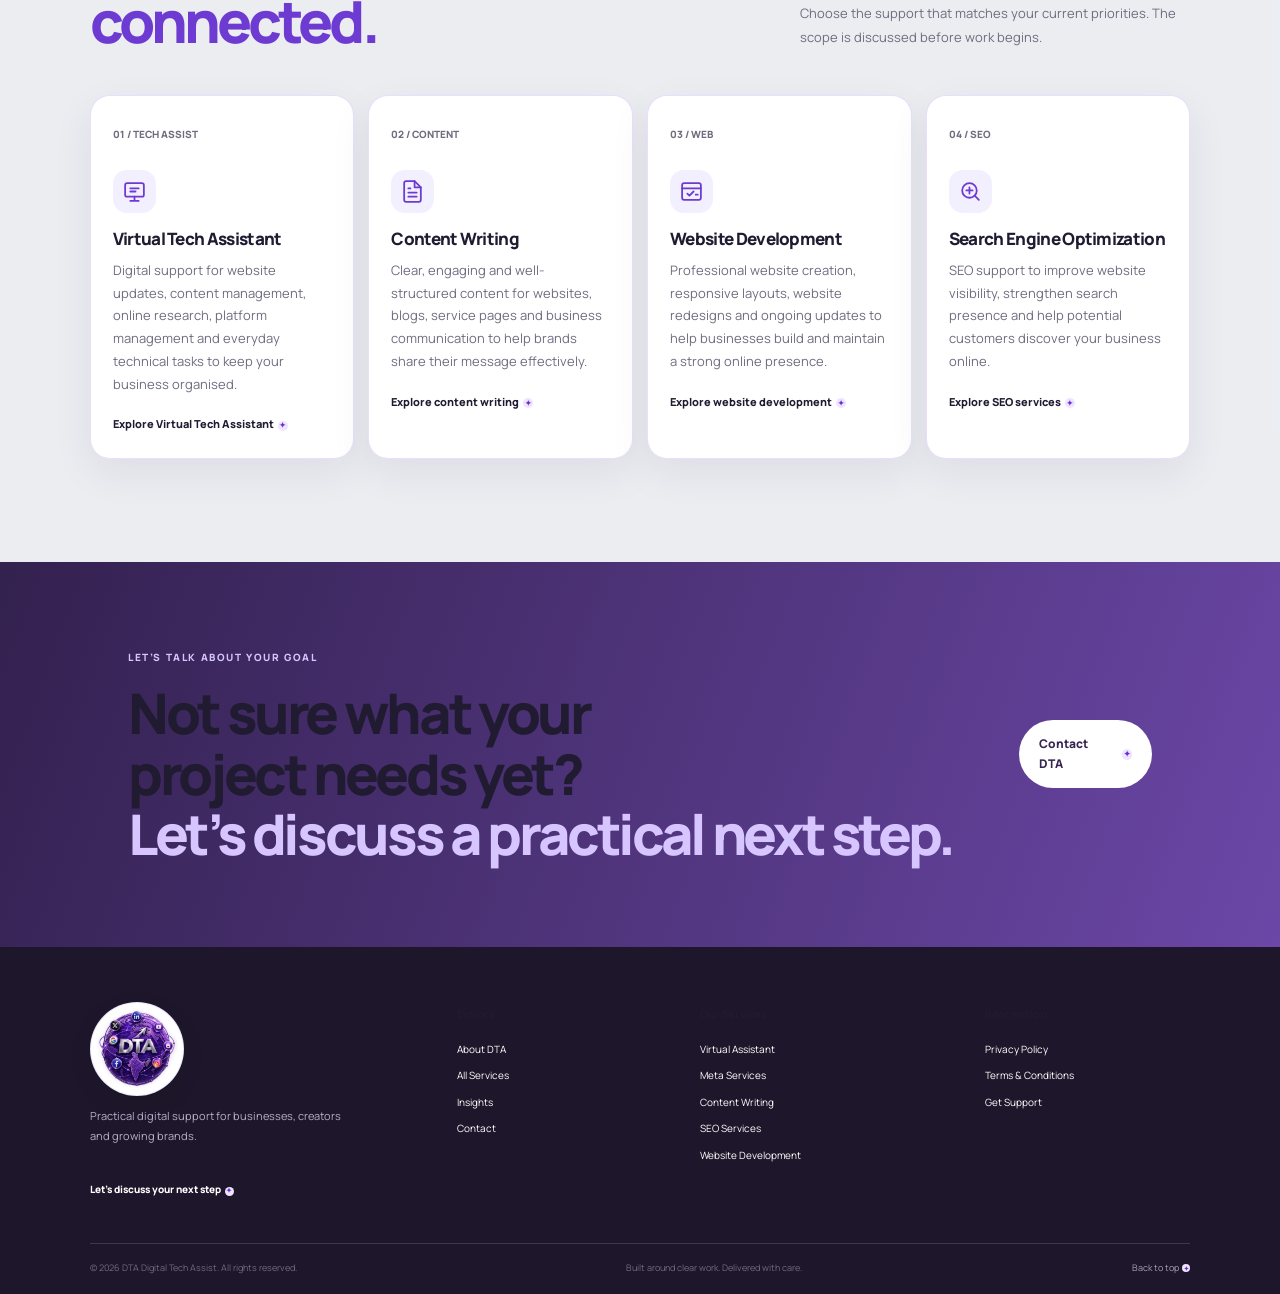
<file: about.html>
<!DOCTYPE html>
<html lang="en">
<head>
  <meta charset="UTF-8" />
  <meta name="viewport" content="width=device-width, initial-scale=1.0" />
  <meta name="description" content="Meet DTA Digital Services. We provide practical content, social media, website, SEO and local business support with clear communication and realistic next steps." />
  <meta name="theme-color" content="#6d28d9" />
  <title>About DTA | Practical Digital Support</title>
  <link rel="preconnect" href="https://fonts.googleapis.com" />
  <link rel="preconnect" href="https://fonts.gstatic.com" crossorigin />
  <link href="https://fonts.googleapis.com/css2?family=Manrope:wght@400;500;600;700;800&display=swap" rel="stylesheet" />
  <link rel="stylesheet" href="DTA.css" />
  <link rel="stylesheet" href="DTA_mobile.css" />
  <link rel="stylesheet" href="premium.css">
  <link rel="stylesheet" href="landing-page.css">
  <link rel="stylesheet" href="final-polish.css">
</head>
<body class="premium-site" id="top">
  <header class="premium-nav">
    <a class="premium-brand" href="index.html" aria-label="DTA Digital Tech Assist home">
      <img src="DTA-logo.webp" alt="DTA Digital Tech Assist">
    </a>
    <button class="premium-menu-toggle" aria-expanded="false" aria-label="Open navigation">☰</button>
    <nav class="premium-links" aria-label="Main navigation">
      <a href="index.html">Home</a>
      <div class="premium-dropdown">
        <a href="services.html">Services</a>
        <button class="premium-drop-toggle" aria-label="Show service pages" aria-expanded="false">
          <svg class="dta-chevron-icon" viewBox="0 0 24 24" aria-hidden="true"><path d="m6 9 6 6 6-6"/></svg>
        </button>
        <div class="premium-drop-menu">
          <a href="virtual-assistant.html">Virtual Assistant</a>
          <a href="meta-services.html">Meta Services</a>
          <a href="content-writing.html">Content Writing</a>
          <a href="seo.html">SEO Services</a>
          <a href="website-development.html">Website Development</a>
          
        </div>
      </div>
      <a href="about.html">About</a>
      <a href="insights.html">Insights</a>
      <a href="contact.html">Contact</a>
    </nav>
    <div class="premium-nav-actions">
      <a class="premium-nav-cta" href="contact.html">Let’s Talk <span><span class="dta-symbol-icon" aria-hidden="true">✦</span></span></a>
    </div>
  </header>

  <main>
    <!-- Hero Section matching landing page styling -->
    <section class="premium-hero" style="min-height: auto; padding-top: 60px; padding-bottom: 60px;">
      <div class="premium-hero-copy reveal">
        <span class="eyebrow"><i></i> ABOUT DTA</span>
        <h1>Digital support built for<br/><em>clearer progress.</em></h1>
        <p>DTA Digital Services helps individuals and businesses handle practical digital work—from content and social media to websites, SEO and local business visibility.</p>
        <p style="margin-top: 12px;">Our aim is simple: understand what you need, explain the options clearly and focus on work that fits your goals and resources.</p>
        <div class="hero-actions" style="margin-top: 25px;">
          <a href="services.html" class="p-btn p-btn-primary">Explore Services <span><span class="dta-symbol-icon" aria-hidden="true">✦</span></span></a>
          <a href="contact.html" class="p-btn p-btn-quiet">Start a Conversation</a>
        </div>
      </div>
      <div class="p-about-visual reveal" style="width: 100%; max-width: 520px; aspect-ratio: 1.2/1;">
        <img src="mainabout.svg" alt="Digital planning and creative work at DTA" loading="eager" />
              </div>
    </section>

    <!-- Who We Are / Values Section -->
    <section class="p-section" id="approach">
      <div class="p-section-head reveal">
        <div>
          <span class="eyebrow">WHO WE ARE</span>
          <h2>A practical partner for<br/><em>everyday digital work.</em></h2>
        </div>
        <p>Digital work can feel complicated when priorities, tools and next steps are unclear. We make the process easier to understand and manage.</p>
      </div>
      <div class="p-service-grid">
        <article class="p-service-card reveal">
          <span class="p-card-index">01</span>
          <span class="p-card-icon" aria-hidden="true">
            <svg viewBox="0 0 24 24"><path d="M4 19.5A2.5 2.5 0 0 1 6.5 17H20M6.5 2H20v20H6.5A2.5 2.5 0 0 1 4 19.5v-15A2.5 2.5 0 0 1 6.5 2Z"/><path d="M8 7h8M8 11h6"/></svg>
          </span>
          <h3>What we solve</h3>
          <p>We help organise online presence, improve communication, keep content consistent and make it easier for customers to find and understand a business.</p>
        </article>
        <article class="p-service-card reveal">
          <span class="p-card-index">02</span>
          <span class="p-card-icon" aria-hidden="true">
            <svg viewBox="0 0 24 24"><circle cx="12" cy="12" r="9"/><path d="M12 7v5l3.5 2"/></svg>
          </span>
          <h3>How we work</h3>
          <p>We start by understanding the goal, agree on the scope and next steps, then share progress and request feedback as the work develops.</p>
        </article>
        <article class="p-service-card reveal">
          <span class="p-card-index">03</span>
          <span class="p-card-icon" aria-hidden="true">
            <svg viewBox="0 0 24 24"><path d="m12 3 2.8 5.7 6.2.9-4.5 4.4 1.1 6.2-5.6-3-5.6 3 1.1-6.2L3 9.6l6.2-.9L12 3Z"/></svg>
          </span>
          <h3>What guides us</h3>
          <p>Clear communication, practical execution and realistic expectations. We aim to recommend work that fits the project—not unnecessary complexity.</p>
        </article>
        <article class="p-service-card reveal custom-purple-card">
  <span class="p-card-index">04</span>
  <span class="p-card-icon" aria-hidden="true">
    <svg viewBox="0 0 24 24"><path d="M21 15a2 2 0 0 1-2 2H7l-4 4V5a2 2 0 0 1 2-2h14a2 2 0 0 1 2 2z"></path></svg>
  </span>
  <h3>How important your feedback is</h3>
  <p>Your insights and feedback shape every step. We review suggestions closely to refine our work and ensure the final delivery matches your exact expectations.</p>
</article>
      </div>
    </section>

    <!-- Services Overview Section -->
    <section class="p-section" id="services-overview" style="background: var(--p-surface-2);">
      <div class="p-section-head reveal">
        <div>
          <span class="eyebrow">HOW WE CAN HELP</span>
          <h2>Digital essentials,<br/><em>connected.</em></h2>
        </div>
        <p>Choose the support that matches your current priorities. The scope is discussed before work begins.</p>
      </div>
      <div class="p-service-grid">
                <article class="p-service-card reveal custom-purple-card">
  <span class="p-card-index">01 / TECH ASSIST</span>
  <span class="p-card-icon" aria-hidden="true">
    <svg viewBox="0 0 24 24">
      <rect x="3" y="4" width="18" height="13" rx="2"/>
      <path d="M8 21h8M12 17v4M8 9h8M8 12h5"/>
    </svg>
  </span>
  <h3>Virtual Tech Assistant</h3>
  <p>Digital support for website updates, content management, online research, platform management and everyday technical tasks to keep your business organised.</p>
  <a class="text-link" href="virtual-assistant.html">Explore Virtual Tech Assistant <span class="dta-symbol-icon" aria-hidden="true">✦</span></a>
</article>
  <article class="p-service-card reveal">
  <span class="p-card-index">02 / CONTENT</span>
  <span class="p-card-icon" aria-hidden="true">
    <svg viewBox="0 0 24 24">
      <path d="M14 2H6a2 2 0 0 0-2 2v16a2 2 0 0 0 2 2h12a2 2 0 0 0 2-2V8z"/>
      <path d="M14 2v6h6M8 13h8M8 17h8M8 9h2"/>
    </svg>
  </span>
  <h3>Content Writing</h3>
  <p>Clear, engaging and well-structured content for websites, blogs, service pages and business communication to help brands share their message effectively.</p>
  <a class="text-link" href="content-writing.html">Explore content writing <span class="dta-symbol-icon" aria-hidden="true">✦</span></a>
</article>
        <article class="p-service-card reveal">
  <span class="p-card-index">03 / WEB</span>
  <span class="p-card-icon" aria-hidden="true">
    <svg viewBox="0 0 24 24">
      <rect x="3" y="4" width="18" height="16" rx="2"/>
      <path d="M3 9h18M8 14l2 2 4-4M16 15h2"/>
    </svg>
  </span>
  <h3>Website Development</h3>
  <p>Professional website creation, responsive layouts, website redesigns and ongoing updates to help businesses build and maintain a strong online presence.</p>
  <a class="text-link" href="website-development.html">Explore website development <span class="dta-symbol-icon" aria-hidden="true">✦</span></a>
</article>
       <article class="p-service-card reveal">
  <span class="p-card-index">04 / SEO</span>
  <span class="p-card-icon" aria-hidden="true">
    <svg viewBox="0 0 24 24">
      <circle cx="11" cy="11" r="7"/>
      <path d="m16 16 4 4M8 11h6M11 8v6"/>
    </svg>
  </span>
  <h3>Search Engine Optimization</h3>
  <p>SEO support to improve website visibility, strengthen search presence and help potential customers discover your business online.</p>
  <a class="text-link" href="seo.html">Explore SEO services <span class="dta-symbol-icon" aria-hidden="true">✦</span></a>
</article>
      </div>
    </section>

    <!-- Final CTA Section matching landing page -->
    <section class="p-final-cta">
      <div>
        <span class="eyebrow">LET’S TALK ABOUT YOUR GOAL</span>
        <h2>Not sure what your project needs yet?<br/><em>Let’s discuss a practical next step.</em></h2>
      </div>
      <a class="p-btn p-btn-light" href="contact.html">Contact DTA <span class="dta-symbol-icon" aria-hidden="true">✦</span></a>
    </section>
  </main>

  <footer class="premium-footer">
    <div class="premium-footer-main">
      <div class="premium-footer-brand">
        <a href="index.html"><img src="DTA-logo.webp" alt="DTA Digital Tech Assist"></a>
        <p>Practical digital support for businesses, creators and growing brands.</p>
        <a class="footer-email" href="contact.html">Let’s discuss your next step <span class="dta-symbol-icon" aria-hidden="true">✦</span></a>
      </div>
      <div>
        <h3>Explore</h3>
        <a href="about.html">About DTA</a>
        <a href="services.html">All Services</a>
        <a href="insights.html">Insights</a>
        <a href="contact.html">Contact</a>
      </div>
      <div>
        <h3>Our Services</h3>
        <a href="virtual-assistant.html">Virtual Assistant</a>
        <a href="meta-services.html">Meta Services</a>
        <a href="content-writing.html">Content Writing</a>
        <a href="seo.html">SEO Services</a>
        <a href="website-development.html">Website Development</a>
        
      </div>
      <div>
        <h3>Information</h3>
        <a href="privacy.html">Privacy Policy</a>
        <a href="terms.html">Terms &amp; Conditions</a>
        <a href="contact.html">Get Support</a>
      </div>
    </div>
    <div class="premium-footer-bottom">
      <span>© <span data-year></span> DTA Digital Tech Assist. All rights reserved.</span>
      <span>Built around clear work. Delivered with care.</span>
      <a href="#top">Back to top <span class="dta-symbol-icon" aria-hidden="true">✦</span></a>
    </div>
  </footer>

  <script src="DTA.js"></script>
  <script src="premium.js"></script>
  <script src="landing-page.js" defer></script>
</body>
</html>
</file>
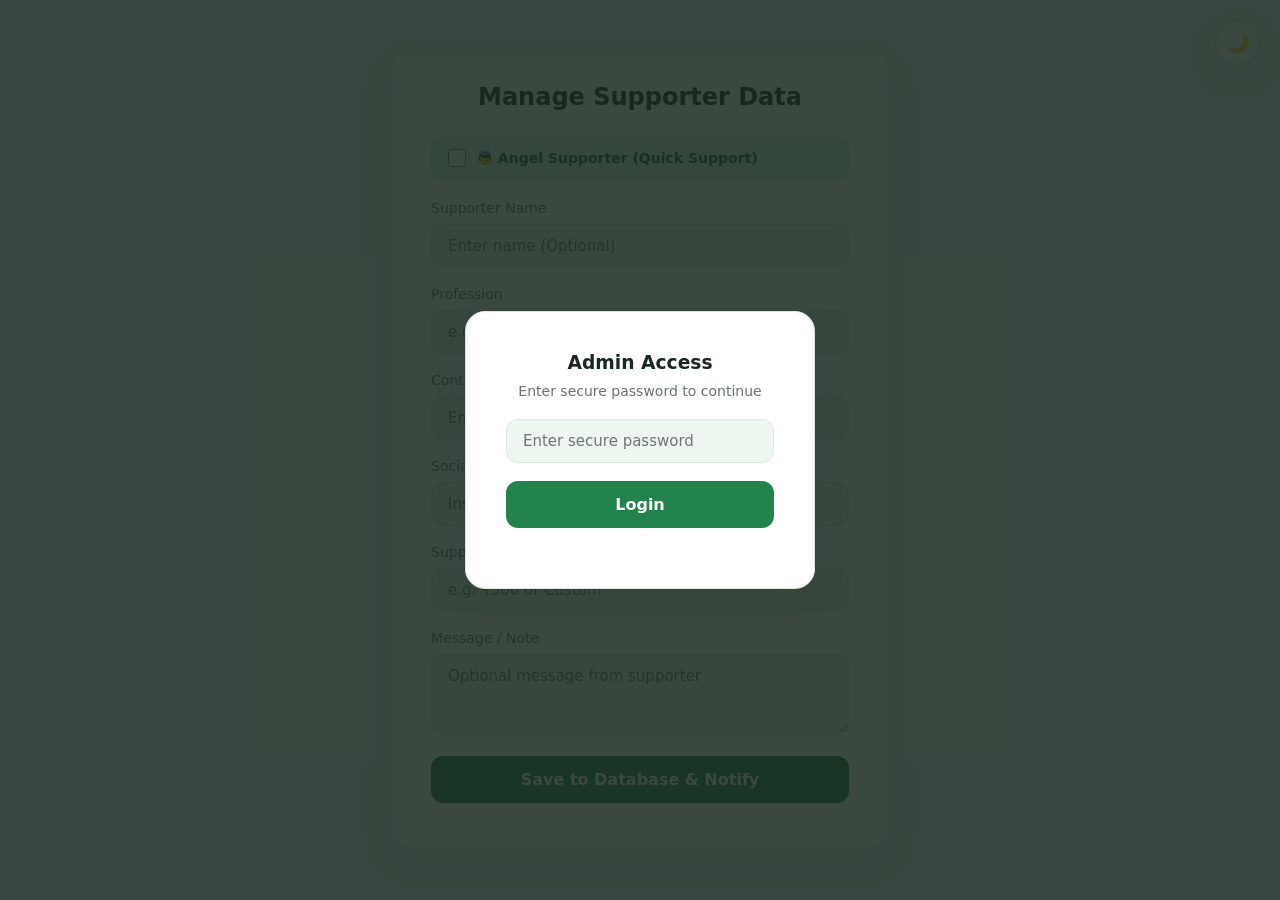
<file: admin.html>
<!DOCTYPE html>
<html lang="en">
<head>
    <meta charset="UTF-8">
    <meta name="viewport" content="width=device-width, initial-scale=1.0">
    <title>DTA Support - Admin Panel</title>
    <style>
        :root {
            --bg: #f5faf6;
            --surface: #ffffff;
            --surface-soft: #edf6ef;
            --text: #18291f;
            --muted: #65756a;
            --green: #23834d;
            --green-dark: #17663a;
            --green-light: #dff2e4;
            --border: #dce8de;
            --shadow: 0 12px 35px rgba(26, 70, 42, 0.08);
            --radius: 20px;
        }

        [data-theme="dark"] {
            --bg: #0d1410;
            --surface: #132219;
            --surface-soft: #1a2f23;
            --text: #e2ede5;
            --muted: #94b09d;
            --green: #2ecc71;
            --green-dark: #27ae60;
            --green-light: #163824;
            --border: #244231;
            --shadow: 0 12px 35px rgba(0, 0, 0, 0.4);
        }

        * {
            box-sizing: border-box;
            margin: 0;
            padding: 0;
            font-family: system-ui, -apple-system, BlinkMacSystemFont, 'Segoe UI', Roboto, sans-serif;
            transition: background-color 0.3s, color 0.3s, border-color 0.3s;
        }

        body {
            background-color: var(--bg);
            color: var(--text);
            display: flex;
            justify-content: center;
            align-items: center;
            min-height: 100vh;
            position: relative;
        }

        .theme-toggle {
            position: absolute;
            top: 20px;
            right: 20px;
            background: var(--surface);
            border: 1px solid var(--border);
            color: var(--text);
            width: 45px;
            height: 45px;
            border-radius: 50%;
            display: flex;
            justify-content: center;
            align-items: center;
            cursor: pointer;
            box-shadow: var(--shadow);
            font-size: 18px;
            z-index: 10;
        }

        .theme-toggle:hover {
            border-color: var(--green);
        }

        #loginOverlay {
            position: fixed;
            top: 0;
            left: 0;
            width: 100%;
            height: 100%;
            background: rgba(24, 41, 31, 0.85);
            display: flex;
            justify-content: center;
            align-items: center;
            z-index: 1000;
        }

        .login-card {
            background: var(--surface);
            padding: 40px;
            border-radius: var(--radius);
            box-shadow: var(--shadow);
            width: 90%;
            max-width: 350px;
            text-align: center;
            border: 1px solid var(--border);
        }

        .login-card h3 {
            color: var(--text);
            margin-bottom: 10px;
        }

        .login-card p {
            color: var(--muted);
            font-size: 14px;
            margin-bottom: 20px;
        }

        .admin-container {
            background: var(--surface);
            padding: 30px 40px;
            border-radius: var(--radius);
            box-shadow: var(--shadow);
            width: 100%;
            max-width: 500px;
            border: 1px solid var(--border);
            margin: 20px;
        }

        h2 {
            color: var(--text);
            margin-bottom: 25px;
            font-size: 24px;
            text-align: center;
        }

        .form-group {
            margin-bottom: 18px;
        }

        label {
            display: block;
            margin-bottom: 8px;
            color: var(--muted);
            font-size: 14px;
            font-weight: 500;
        }

        input, textarea {
            width: 100%;
            padding: 12px 16px;
            background: var(--surface-soft);
            border: 1px solid var(--border);
            border-radius: 12px;
            color: var(--text);
            font-size: 15px;
            outline: none;
        }

        input:focus, textarea:focus {
            border-color: var(--green);
        }

        .checkbox-group {
            display: flex;
            align-items: center;
            gap: 10px;
            background: var(--green-light);
            padding: 12px 16px;
            border-radius: 12px;
            border: 1px solid var(--border);
            margin-bottom: 20px;
            cursor: pointer;
        }

        .checkbox-group input {
            width: 18px;
            height: 18px;
            accent-color: var(--green);
            cursor: pointer;
        }

        .checkbox-group label {
            margin: 0;
            color: var(--green-dark);
            font-weight: 600;
            cursor: pointer;
        }

        button.action-btn {
            width: 100%;
            background: var(--green);
            color: white;
            border: none;
            padding: 14px;
            border-radius: 12px;
            font-size: 16px;
            font-weight: 600;
            cursor: pointer;
        }

        button.action-btn:hover {
            background: var(--green-dark);
        }

        #status {
            text-align: center;
            margin-top: 15px;
            font-size: 14px;
            font-weight: 500;
        }
    </style>
</head>
<body>

<button class="theme-toggle" id="themeToggleBtn" onclick="toggleTheme()" title="Switch Theme">🌙</button>

<!-- Secure Password Login Screen -->
<div id="loginOverlay">
    <div class="login-card">
        <h3>Admin Access</h3>
        <p>Enter secure password to continue</p>
        <div class="form-group">
            <input type="password" id="adminPassword" placeholder="Enter secure password">
        </div>
        <button class="action-btn" onclick="checkPassword()">Login</button>
        <p id="loginError" style="color: #e74c3c; font-size: 13px; margin-top: 12px;"></p>
    </div>
</div>

<!-- Admin Supporter Entry Panel -->
<div class="admin-container">
    <h2>Manage Supporter Data</h2>
    <form id="adminForm">
        
        <div class="checkbox-group" onclick="toggleAngel(event)">
            <input type="checkbox" id="isAngel" name="is_angel" onchange="fillAngelData()">
            <label for="isAngel">👼 Angel Supporter (Quick Support)</label>
        </div>

        <div class="form-group">
            <label>Supporter Name</label>
            <input type="text" id="supporterName" name="name" placeholder="Enter name (Optional)">
        </div>
        <div class="form-group">
            <label>Profession</label>
            <input type="text" id="supporterProf" name="profession" placeholder="e.g. Developer / Student">
        </div>
        <div class="form-group">
            <label>Contact Info</label>
            <input type="text" name="contact" placeholder="Email or Phone">
        </div>
        <div class="form-group">
            <label>Social Link</label>
            <input type="text" name="social" placeholder="Instagram / LinkedIn URL">
        </div>
        <div class="form-group">
            <label>Support Amount *</label>
            <input type="text" name="amount" placeholder="e.g. ₹500 or Custom" required>
        </div>
        <div class="form-group">
            <label>Message / Note</label>
            <textarea name="message" rows="3" placeholder="Optional message from supporter"></textarea>
        </div>
        <button type="submit" class="action-btn" id="submitBtn">Save to Database & Notify</button>
    </form>
    <div id="status"></div>
</div>

<script>
    const htmlElement = document.documentElement;
    const themeToggleBtn = document.getElementById('themeToggleBtn');

    const savedTheme = localStorage.getItem('dta_admin_theme') || 'light';
    if (savedTheme === 'dark') {
        htmlElement.setAttribute('data-theme', 'dark');
        themeToggleBtn.innerText = '☀️';
    }

    function toggleTheme() {
        const currentTheme = htmlElement.getAttribute('data-theme');
        if (currentTheme === 'dark') {
            htmlElement.removeAttribute('data-theme');
            localStorage.setItem('dta_admin_theme', 'light');
            themeToggleBtn.innerText = '🌙';
        } else {
            htmlElement.setAttribute('data-theme', 'dark');
            localStorage.setItem('dta_admin_theme', 'dark');
            themeToggleBtn.innerText = '☀️';
        }
    }

    // Backend Secure Password Verification
    async function checkPassword() {
        const pass = document.getElementById('adminPassword').value;
        const errorTag = document.getElementById('loginError');
        errorTag.innerText = 'Checking...';

        try {
            const response = await fetch('https://support-api.dtasocialwork.workers.dev/api/login', {
                method: 'POST',
                headers: { 'Content-Type': 'application/json' },
                body: JSON.stringify({ password: pass })
            });

            const result = await response.json();

            if (response.ok && result.success) {
                document.getElementById('loginOverlay').style.display = 'none';
            } else {
                errorTag.innerText = 'Wrong Password! Try again.';
            }
        } catch (err) {
            errorTag.innerText = 'Network Error! Try again.';
        }
    }

    document.getElementById('adminPassword').addEventListener('keypress', function(e) {
        if (e.key === 'Enter') checkPassword();
    });

    function toggleAngel(e) {
        if(e.target.tagName !== 'INPUT') {
            const cb = document.getElementById('isAngel');
            cb.checked = !cb.checked;
            fillAngelData();
        }
    }

    function fillAngelData() {
        const isAngel = document.getElementById('isAngel').checked;
        const nameField = document.getElementById('supporterName');
        const profField = document.getElementById('supporterProf');

        if (isAngel) {
            nameField.value = "Angel Supporter";
            profField.value = "Anonymous Supporter";
        } else {
            nameField.value = "";
            profField.value = "";
        }
    }

    document.getElementById('adminForm').addEventListener('submit', async function(e) {
        e.preventDefault();
        const statusDiv = document.getElementById('status');
        const submitBtn = document.getElementById('submitBtn');
        
        submitBtn.disabled = true;
        statusDiv.style.color = 'var(--green)';
        statusDiv.innerText = 'Saving data...';

        const formData = new FormData(this);
        const data = Object.fromEntries(formData.entries());

        try {
            const response = await fetch('https://support-api.dtasocialwork.workers.dev/api/save', {
                method: 'POST',
                headers: { 'Content-Type': 'application/json' },
                body: JSON.stringify(data)
            });

            const result = await response.json();

            if (response.ok && result.success) {
                statusDiv.style.color = 'var(--green)';
                statusDiv.innerText = 'Success! Saved to Database & Email sent.';
                this.reset();
                document.getElementById('isAngel').checked = false;
            } else {
                statusDiv.style.color = '#e74c3c';
                statusDiv.innerText = 'Error: ' + (result.error || 'Failed to save');
            }
        } catch (err) {
            statusDiv.style.color = '#e74c3c';
            statusDiv.innerText = 'Network Error: ' + err.message;
        } finally {
            submitBtn.disabled = false;
        }
    });
</script>

</body>
</html>
</file>
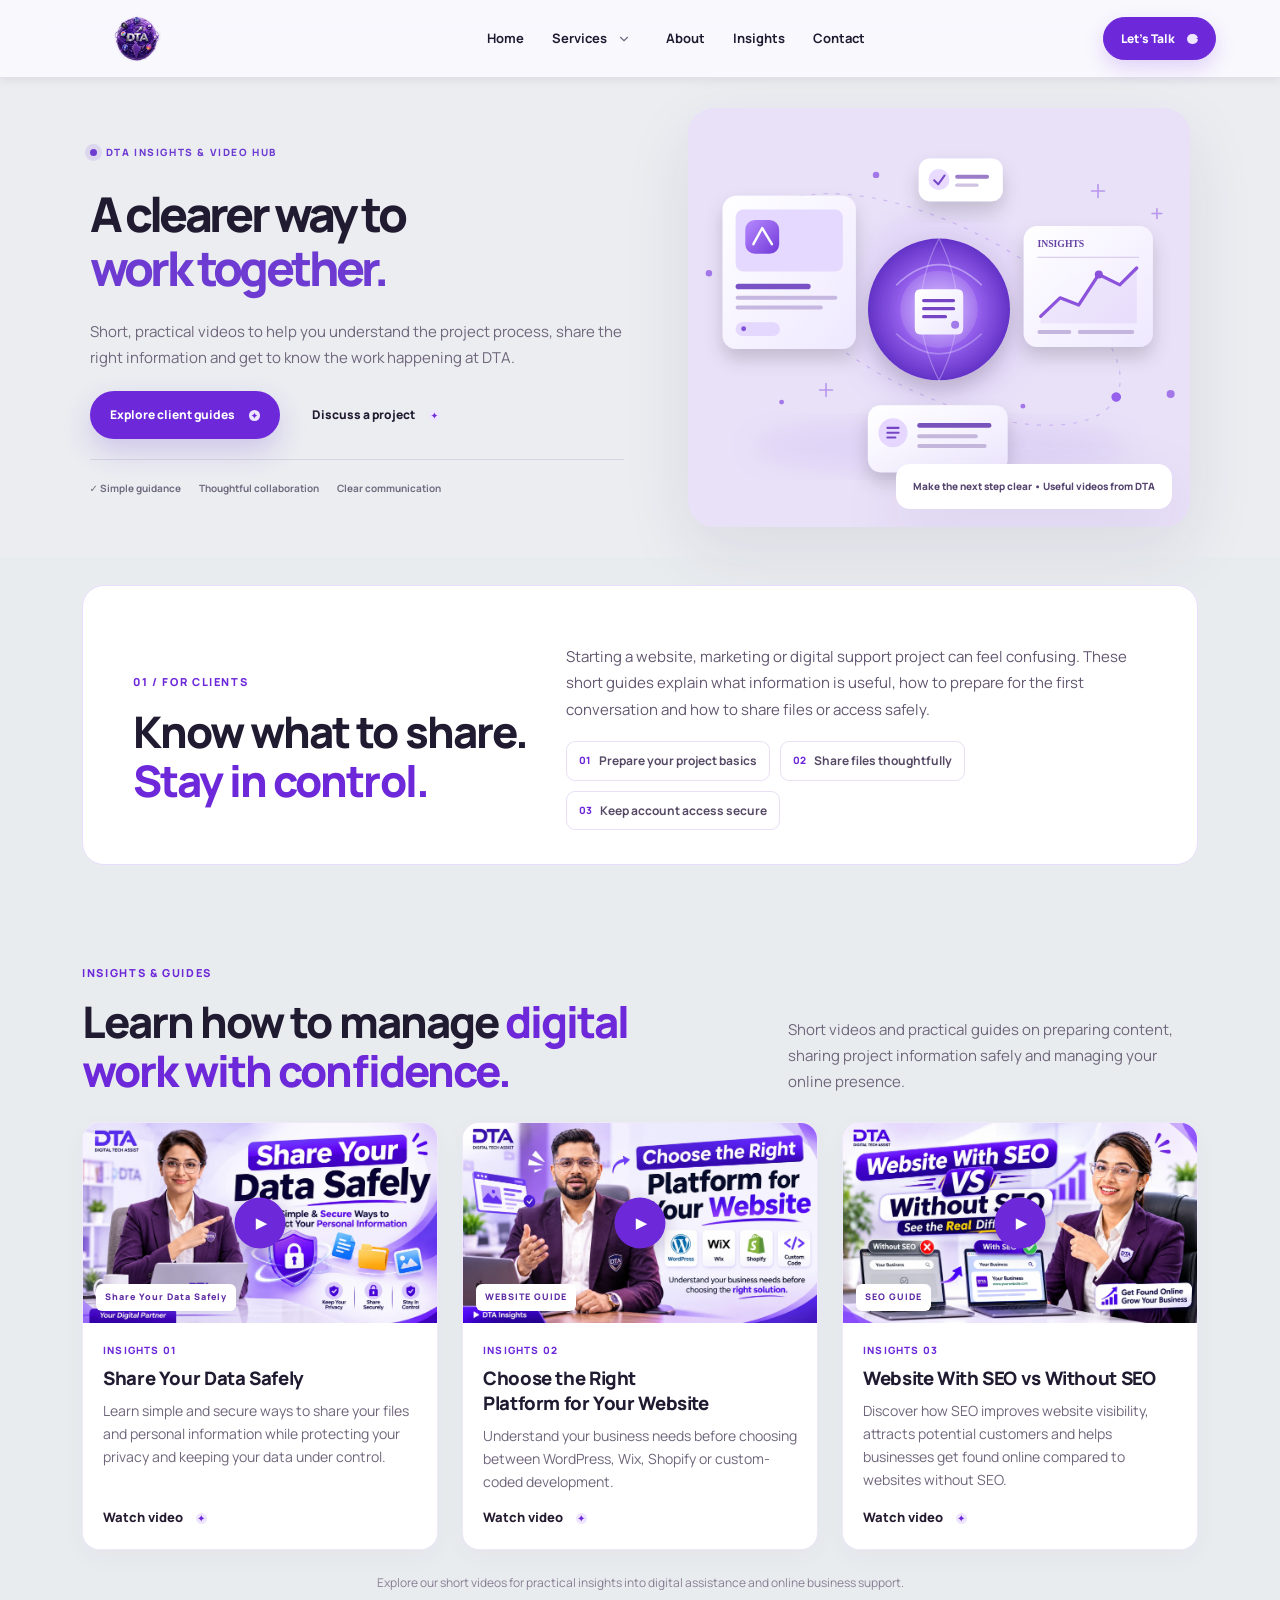
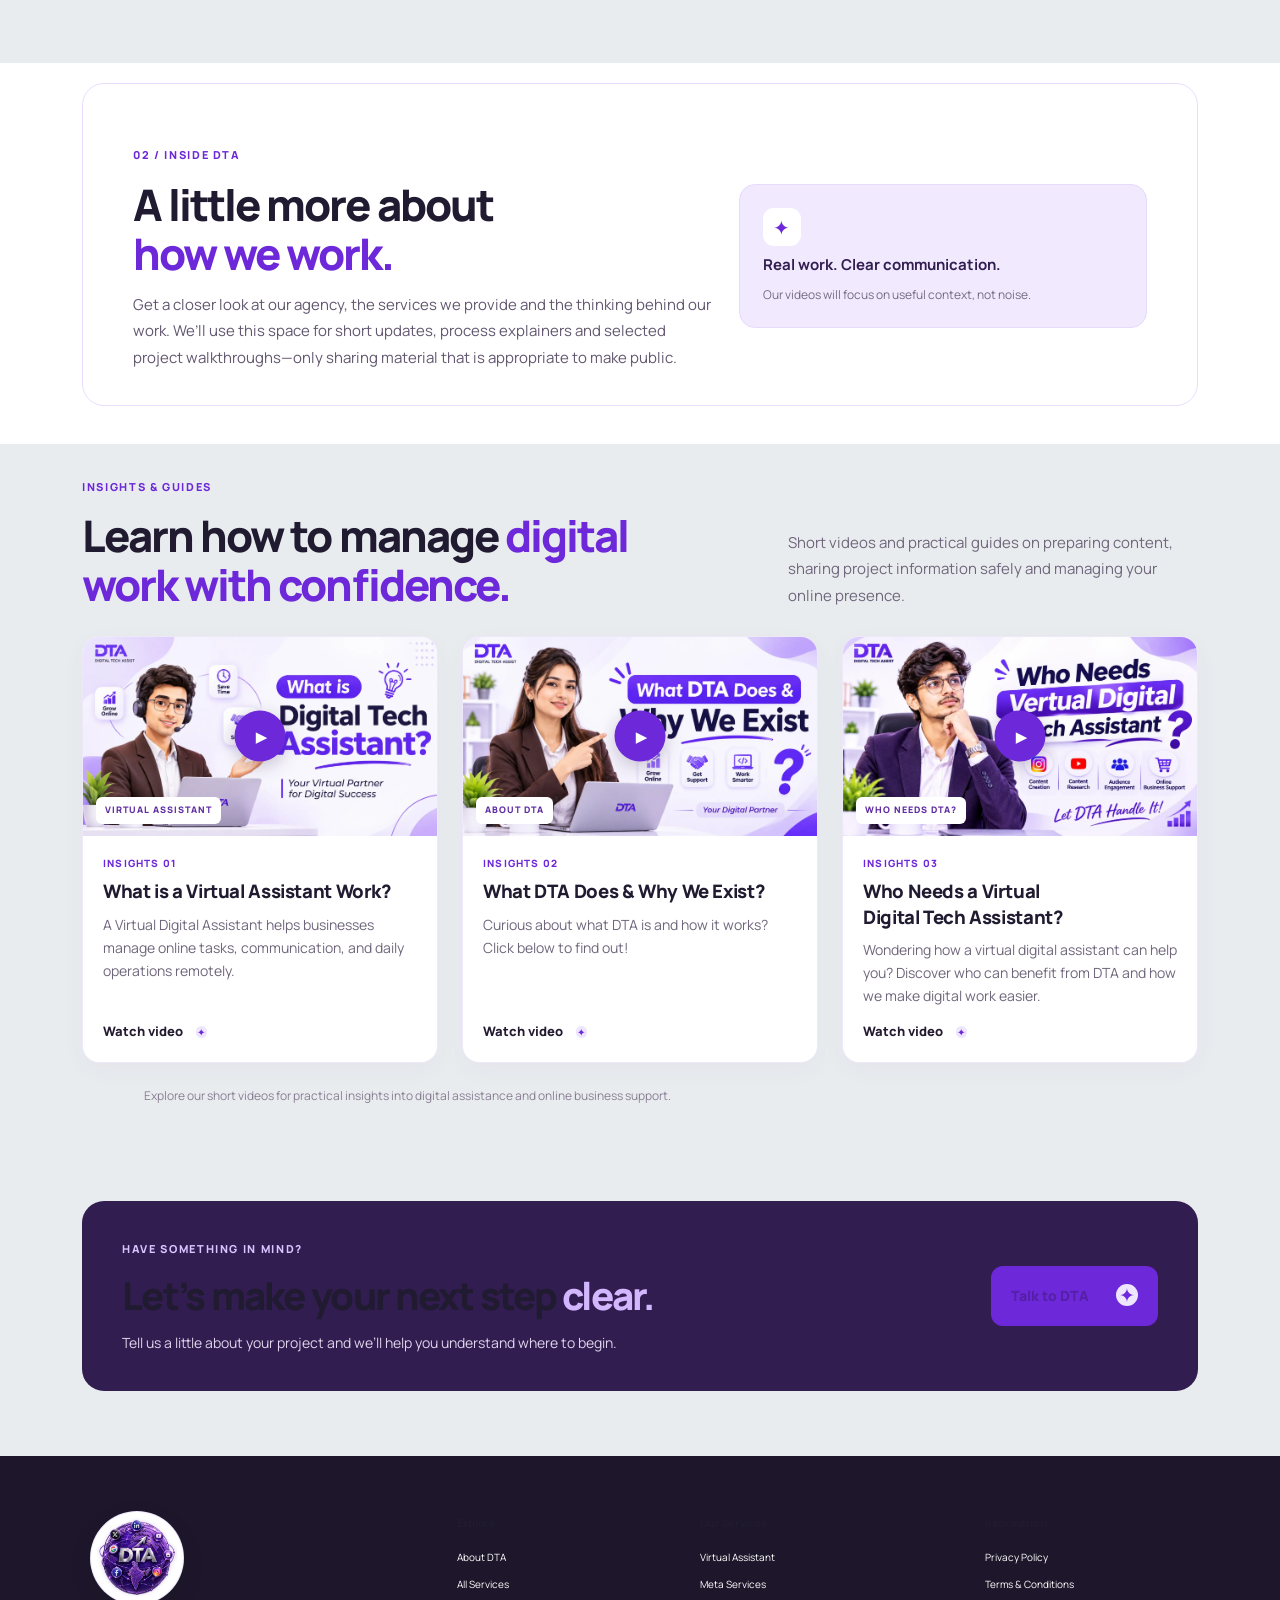
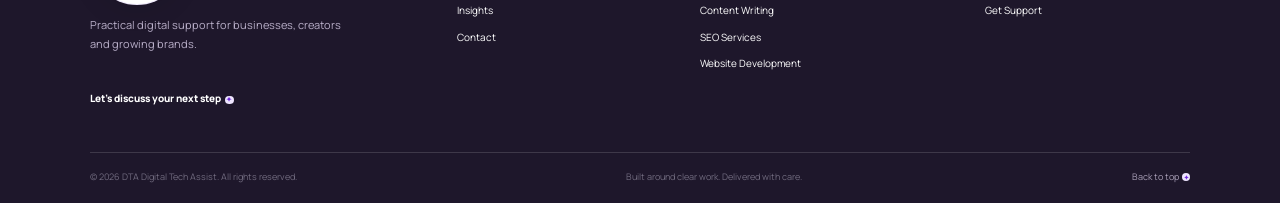
<file: blog.html>
<!doctype html>
<html lang="en">
<head>
  <meta charset="utf-8">
  <meta name="viewport" content="width=device-width,initial-scale=1">
  <meta http-equiv="refresh" content="0; url=insights.html">
  <link rel="canonical" href="https://digitaltechassist.com/insights.html">
  <title>Insights | DTA Digital Tech Assist</title>
  <script>window.location.replace('insights.html');</script>
</head>
<body>
  <p>Our blog has moved to <a href="insights.html">DTA Insights</a>.</p>
</body>
</html>
</file>
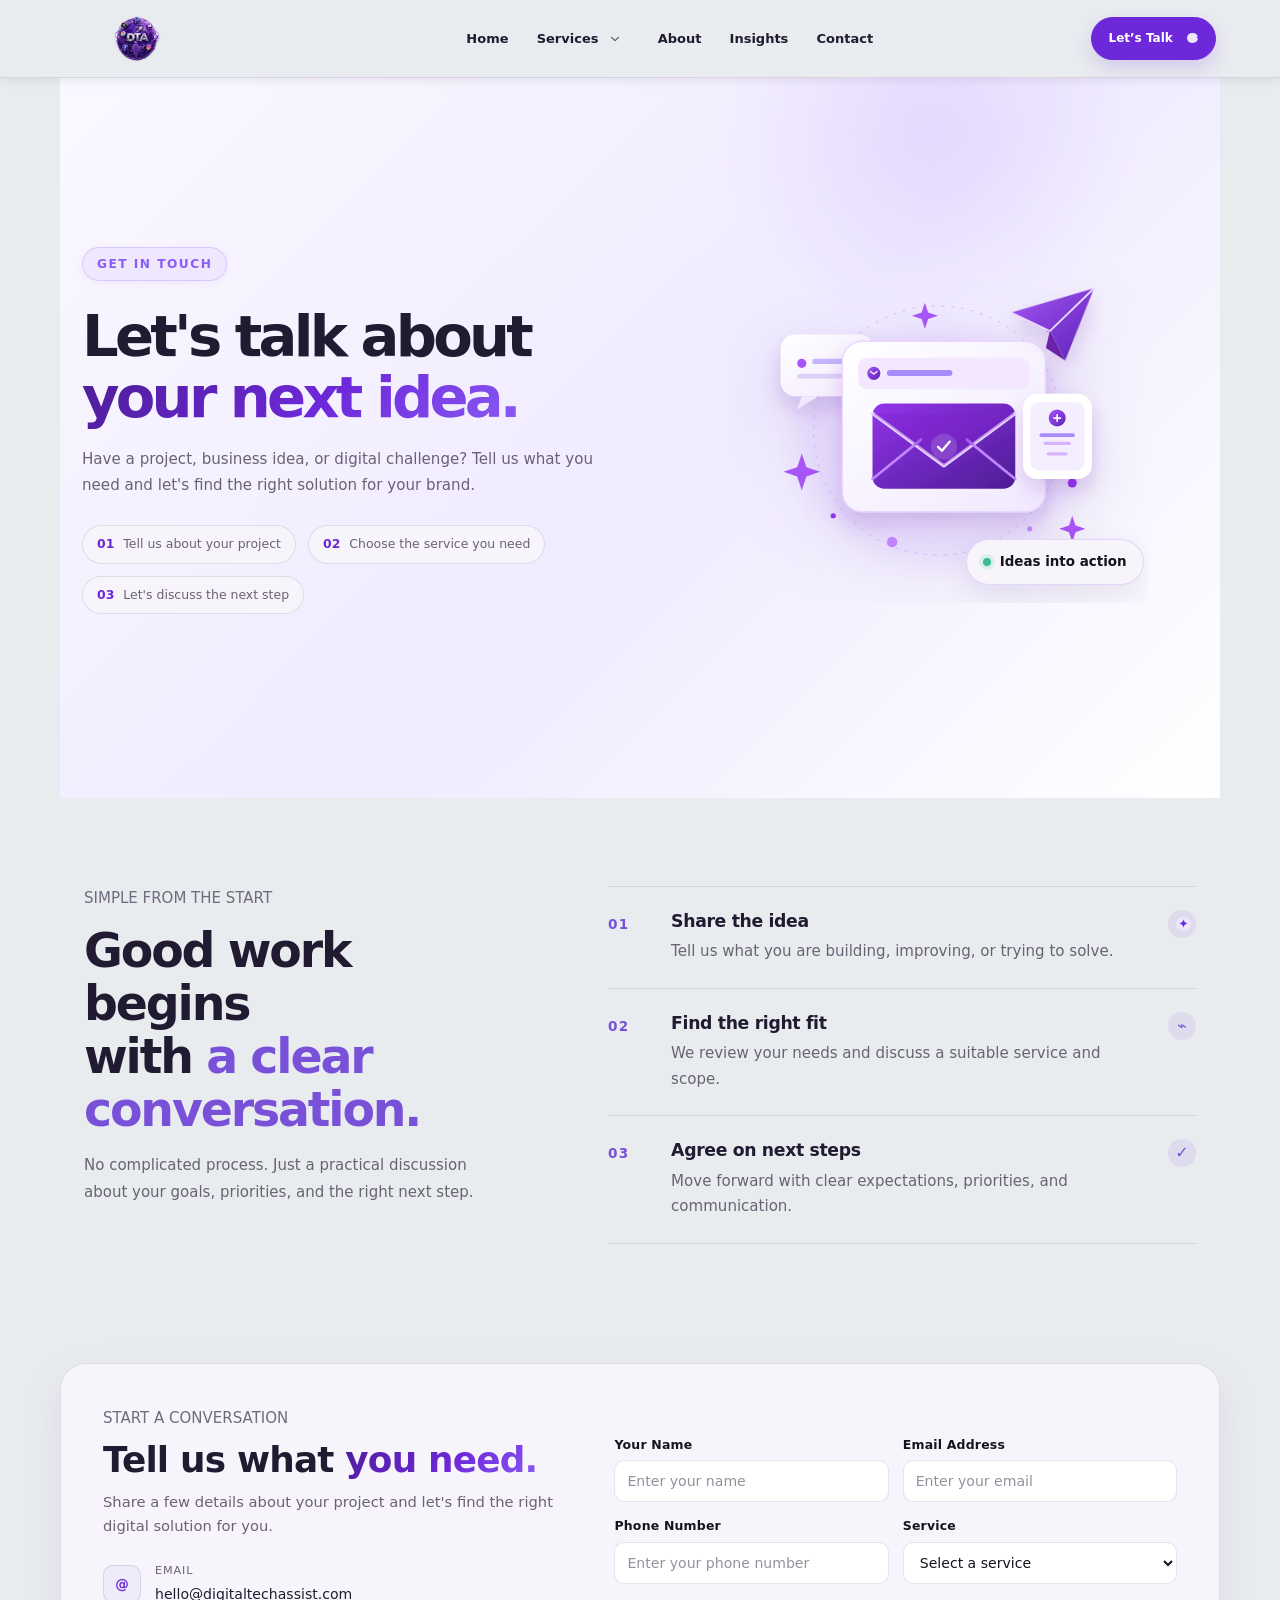
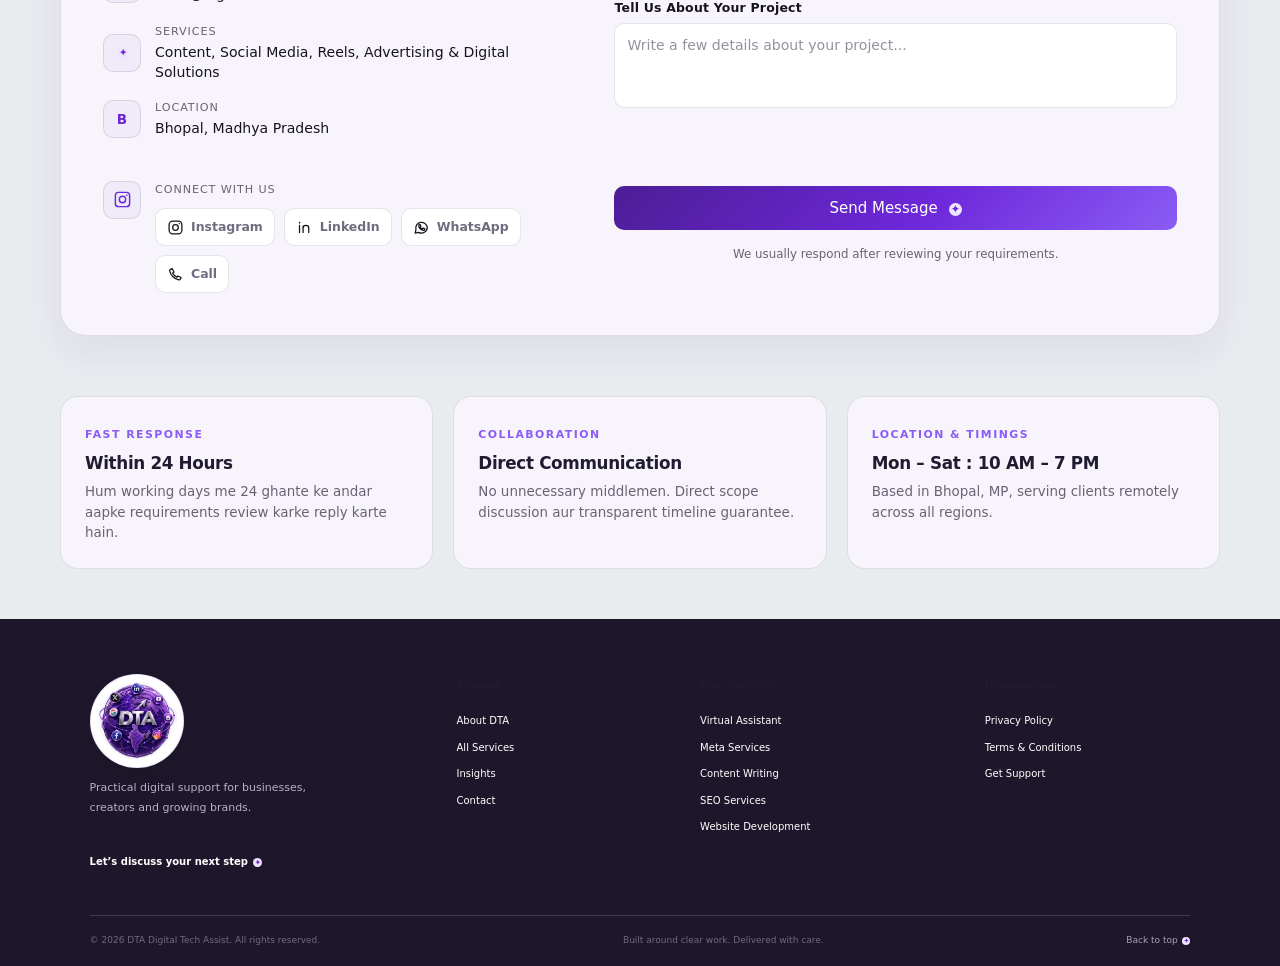
<file: contact.html>
<!DOCTYPE html>
<html lang="en">
<head>
  <meta charset="UTF-8">
  <meta name="viewport" content="width=device-width, initial-scale=1.0">
  <meta name="description" content="Contact DTA Digital Services for content writing, social media management, reels, advertising, SEO and website designing.">
  <meta name="theme-color" content="#6d28d9">
  <title>Contact | DTA Digital Services</title>
  
  <!-- Cloudflare Turnstile Script -->
  <script src="https://challenges.cloudflare.com/turnstile/v0/api.js" async defer></script>

  <link rel="stylesheet" href="DTA.css">
  <link rel="stylesheet" href="DTA_mobile.css">
  <link rel="stylesheet" href="premium.css">
  <link rel="stylesheet" href="landing-page.css">
  <link rel="stylesheet" href="final-polish.css">
  <link rel="stylesheet" href="page-layout-redesign.css">
  <style>
    /* Proper left-right padding & alignment fix matching other pages */
    .contact-page main {
      padding-left: clamp(20px, 5vw, 60px);
      padding-right: clamp(20px, 5vw, 60px);
      max-width: 1400px;
      margin: 0 auto;
    }
    .dta-contact-hero, 
    .dta-contact-process, 
    .dta-contact-form-section,
    .dta-contact-bottom-strip {
      width: 100%;
      box-sizing: border-box;
    }
    /* Top spacing fix for contact hero matching other pages */
    .dta-contact-hero {
      padding-top: 5px !important;
      margin-top: 0 !important;
      padding-bottom: 20px !important;
    }
  </style>
</head>

<body class="premium-site contact-page" id="top">

  <!-- ================= NAVBAR ================= -->
  <header class="premium-nav">
    <a class="premium-brand" href="index.html" aria-label="DTA Digital Tech Assist home">
      <img src="DTA-logo.webp" alt="DTA Digital Tech Assist">
    </a>
    <button class="premium-menu-toggle" aria-expanded="false" aria-label="Open navigation">☰</button>
    <nav class="premium-links" aria-label="Main navigation">
      <a href="index.html">Home</a>
      <div class="premium-dropdown">
        <a href="services.html">Services</a>
        <button class="premium-drop-toggle" aria-label="Show service pages" aria-expanded="false">
          <svg class="dta-chevron-icon" viewBox="0 0 24 24" aria-hidden="true"><path d="m6 9 6 6 6-6"/></svg>
        </button>
        <div class="premium-drop-menu">
          <a href="virtual-assistant.html">Virtual Assistant</a>
          <a href="meta-services.html">Meta Services</a>
          <a href="content-writing.html">Content Writing</a>
          <a href="seo.html">SEO Services</a>
          <a href="website-development.html">Website Development</a>
        </div>
      </div>
      <a href="about.html">About</a>
      <a href="insights.html">Insights</a>
      <a href="contact.html">Contact</a>
    </nav>
    <div class="premium-nav-actions">
      <a class="premium-nav-cta" href="contact.html">Let’s Talk <span><span class="dta-symbol-icon" aria-hidden="true">✦</span></span></a>
    </div>
  </header>

  <!-- ================= MAIN ================= -->
  <main>

    <!-- CONTACT HERO -->
    <section class="dta-contact-hero">
      <div class="dta-contact-hero-content reveal">
        <span class="badge">GET IN TOUCH</span>
        <h1>Let's talk about <span>your next idea.</span></h1>
        <p>Have a project, business idea, or digital challenge? Tell us what you need and let's find the right solution for your brand.</p>
        <div class="dta-contact-points">
          <span><strong>01</strong> Tell us about your project</span>
          <span><strong>02</strong> Choose the service you need</span>
          <span><strong>03</strong> Let's discuss the next step</span>
        </div>
      </div>
      <div class="dta-contact-hero-visual reveal">
        <div class="dta-contact-image-card dta-contact-svg-art">
          <img src="contact-hero.svg" alt="Illustration of a digital project coming together" width="640" height="520" fetchpriority="high">
          <span class="dta-contact-art-note" aria-hidden="true">
            <span class="dta-contact-art-dot"></span> Ideas into action
          </span>
        </div>
      </div>
    </section>

    <!-- CONTACT PROCESS -->
    <section class="dta-contact-process" aria-labelledby="contact-process-title">
      <div class="dta-contact-process-heading reveal">
        <span class="dta-contact-label">SIMPLE FROM THE START</span>
        <h2 id="contact-process-title">Good work begins with <span>a clear conversation.</span></h2>
        <p>No complicated process. Just a practical discussion about your goals, priorities, and the right next step.</p>
      </div>
      <ol class="dta-contact-process-list">
        <li class="reveal"><span class="dta-process-number">01</span><div><h3>Share the idea</h3><p>Tell us what you are building, improving, or trying to solve.</p></div><span class="dta-process-mark" aria-hidden="true"><span class="dta-symbol-icon" aria-hidden="true">✦</span></span></li>
        <li class="reveal"><span class="dta-process-number">02</span><div><h3>Find the right fit</h3><p>We review your needs and discuss a suitable service and scope.</p></div><span class="dta-process-mark" aria-hidden="true">⌁</span></li>
        <li class="reveal"><span class="dta-process-number">03</span><div><h3>Agree on next steps</h3><p>Move forward with clear expectations, priorities, and communication.</p></div><span class="dta-process-mark" aria-hidden="true">✓</span></li>
      </ol>
    </section>

    <!-- CONTACT FORM SECTION -->
    <section class="dta-contact-form-section">
      <div class="dta-contact-form-shell">

        <!-- Left Information -->
        <div class="dta-contact-intro reveal">
          <span class="dta-contact-label">START A CONVERSATION</span>
          <h2>Tell us what <span>you need.</span></h2>
          <p>Share a few details about your project and let's find the right digital solution for you.</p>

          <div class="dta-contact-info-list">
            <div class="dta-contact-info-item">
              <span class="dta-contact-info-icon">@</span>
              <div>
                <small>Email</small>
                <a href="mailto:hello@digitaltechassist.com">hello@digitaltechassist.com</a>
              </div>
            </div>

            <div class="dta-contact-info-item">
              <span class="dta-contact-info-icon"><span class="dta-symbol-icon" aria-hidden="true">✦</span></span>
              <div>
                <small>Services</small>
                <p>Content, Social Media, Reels, Advertising &amp; Digital Solutions</p>
              </div>
            </div>

            <div class="dta-contact-info-item">
              <span class="dta-contact-info-icon">B</span>
              <div>
                <small>Location</small>
                <p>Bhopal, Madhya Pradesh</p>
              </div>
            </div>
          </div>

          <!-- Social & Direct Contact Links -->
          <div class="dta-contact-info-item dta-social-item-row">
            <span class="dta-contact-info-icon" aria-hidden="true">
              <svg viewBox="0 0 24 24" focusable="false">
                <path d="M7 3h10a4 4 0 0 1 4 4v10a4 4 0 0 1-4 4H7a4 4 0 0 1-4-4V7a4 4 0 0 1 4-4Z"/>
                <circle cx="12" cy="12" r="4"/>
                <circle cx="17.5" cy="6.5" r="1" class="icon-fill"/>
              </svg>
            </span>
            <div class="dta-social-content">
              <small>Connect With Us</small>
              <div class="dta-form-social-links">
                <a href="https://www.instagram.com/digitaltechassist_2026/"
                   target="_blank" rel="noopener noreferrer"
                   class="dta-social-pill instagram"
                   aria-label="Visit DTA on Instagram">
                  <svg viewBox="0 0 24 24" aria-hidden="true" focusable="false">
                    <rect x="3" y="3" width="18" height="18" rx="5"/>
                    <circle cx="12" cy="12" r="4"/>
                    <circle cx="17.5" cy="6.5" r="1" class="icon-fill"/>
                  </svg>
                  <span>Instagram</span>
                </a>

                <a href="https://www.linkedin.com/in/amit-rana-engineer/"
                   target="_blank" rel="noopener noreferrer"
                   class="dta-social-pill linkedin"
                   aria-label="Visit LinkedIn profile">
                  <svg viewBox="0 0 24 24" aria-hidden="true" focusable="false">
                    <path d="M5 9v10M5 5.5v.1M10 19v-6a4 4 0 0 1 8 0v6M10 10v9"/>
                    <circle cx="5" cy="5" r="1" class="icon-fill"/>
                  </svg>
                  <span>LinkedIn</span>
                </a>

                <a href="https://wa.me/919685028124"
                   target="_blank" rel="noopener noreferrer"
                   class="dta-social-pill whatsapp"
                   aria-label="Chat with DTA on WhatsApp Business">
                  <svg viewBox="0 0 24 24" aria-hidden="true" focusable="false">
                    <path d="M20.2 11.8a8.2 8.2 0 0 1-12.1 7.1L3 20l1.2-4.8a8.2 8.2 0 1 1 16-3.4Z"/>
                    <path d="M8.5 8.2c.2-.5.5-.5.8-.5h.5c.2 0 .4.1.5.4l.8 1.8c.1.2.1.4-.1.6l-.6.7c-.2.2-.2.4 0 .6.5.9 1.2 1.6 2.1 2.1.2.1.4.1.6-.1l.8-.9c.2-.2.4-.2.6-.1l1.7.8c.3.1.4.3.4.5 0 .4-.2 1.1-.6 1.4-.4.4-1 .6-1.6.5-1-.1-2.4-.7-3.8-1.9-1.2-1-2.1-2.4-2.3-3.4-.2-.9.1-1.8.5-2.5Z"/>
                  </svg>
                  <span>WhatsApp</span>
                </a>

                <a href="tel:+919685028124"
                   class="dta-social-pill call"
                   aria-label="Call DTA at 9685028124">
                  <svg viewBox="0 0 24 24" aria-hidden="true" focusable="false">
                    <path d="M7.2 3.5 4.8 4.7c-.8.4-1.2 1.3-1 2.2 1.5 6.3 6.4 11.2 12.7 12.7.9.2 1.8-.2 2.2-1l1.2-2.4-4.5-2.1-1.5 1.8a14 14 0 0 1-5.9-5.9l1.8-1.5-2.6-5Z"/>
                  </svg>
                  <span>Call</span>
                </a>
              </div>
            </div>
          </div>

        </div>

        <!-- FORM WRAPPER -->
        <div class="dta-contact-form-wrapper reveal">
          <form class="dta-contact-form" id="dtaContactForm" action="https://api.web3forms.com/submit" method="POST">
            <input type="hidden" name="access_key" value="87a3e2ba-e0e5-4440-a076-a20931be5edc">
            <input type="hidden" name="subject" value="New Contact Form Submission - DTA Digital Services">
            <input type="hidden" name="from_name" value="DTA Digital Services Website">
            <input type="checkbox" name="botcheck" class="dta-contact-hp-field" tabindex="-1" autocomplete="off">

            <div class="dta-contact-form-row">
              <div class="dta-contact-field">
                <label for="dta-contact-name">Your Name</label>
                <input type="text" id="dta-contact-name" name="name" placeholder="Enter your name" autocomplete="name" required>
              </div>
              <div class="dta-contact-field">
                <label for="dta-contact-email">Email Address</label>
                <input type="email" id="dta-contact-email" name="email" placeholder="Enter your email" autocomplete="email" required>
              </div>
            </div>

            <div class="dta-contact-form-row">
              <div class="dta-contact-field">
                <label for="dta-contact-phone">Phone Number</label>
                <input type="tel" id="dta-contact-phone" name="phone" placeholder="Enter your phone number" autocomplete="tel">
              </div>
              <div class="dta-contact-field">
                <label for="dta-contact-service">Service</label>
                <select id="dta-contact-service" name="service" required>
                  <option value="" selected disabled>Select a service</option>
                  <option value="Content Writing">Content Writing</option>
                  <option value="Social Media Managing">Social Media Managing</option>
                  <option value="Reels & Advertising">Reels &amp; Advertising</option>
                  <option value="SEO">SEO</option>
                  <option value="Website Designing">Website Designing</option>
                  <option value="Digital Assistant Services">Digital Assistant Services</option>
                  <option value="Other">Other</option>
                </select>
              </div>
            </div>

            <div class="dta-contact-field">
              <label for="dta-contact-message">Tell Us About Your Project</label>
              <textarea id="dta-contact-message" name="message" rows="6" placeholder="Write a few details about your project..." required></textarea>
            </div>

            <!-- Cloudflare Turnstile Widget (Apni site key yahan data-sitekey me dal lena) -->
            <div class="dta-contact-field" style="margin-bottom: 20px;">
              <div class="cf-turnstile" data-sitekey="0x4AAAAAAF1S5cRMQjIA2MX-" data-theme="light"></div>
            </div>

            <div class="dta-contact-form-status" id="dtaFormStatus" aria-live="polite"></div>

            <button type="submit" class="dta-contact-submit" id="dtaSubmitButton">
              Send Message <span aria-hidden="true"><span class="dta-symbol-icon" aria-hidden="true">✦</span></span>
            </button>

            <p class="dta-contact-form-note">We usually respond after reviewing your requirements.</p>
          </form>
        </div>

      </div>
    </section>

    <!-- CONTACT BOTTOM STRIP -->
    <section class="dta-contact-bottom-strip">
      <div class="dta-contact-strip-shell">
        <div class="dta-strip-col">
          <span class="dta-strip-badge">FAST RESPONSE</span>
          <h4>Within 24 Hours</h4>
          <p>Hum working days me 24 ghante ke andar aapke requirements review karke reply karte hain.</p>
        </div>
        <div class="dta-strip-col">
          <span class="dta-strip-badge">COLLABORATION</span>
          <h4>Direct Communication</h4>
          <p>No unnecessary middlemen. Direct scope discussion aur transparent timeline guarantee.</p>
        </div>
        <div class="dta-strip-col">
          <span class="dta-strip-badge">LOCATION & TIMINGS</span>
          <h4>Mon – Sat : 10 AM – 7 PM</h4>
          <p>Based in Bhopal, MP, serving clients remotely across all regions.</p>
        </div>
      </div>
    </section>

  </main>

  <!-- ================= FOOTER ================= -->
  <footer class="premium-footer">
    <div class="premium-footer-main">
      <div class="premium-footer-brand">
        <a href="index.html"><img src="DTA-logo.webp" alt="DTA Digital Tech Assist"></a>
        <p>Practical digital support for businesses, creators and growing brands.</p>
        <a class="footer-email" href="mailto:hello@digitaltechassist.com">Let’s discuss your next step <span class="dta-symbol-icon" aria-hidden="true">✦</span></a>
      </div>
      <div>
        <h3>Explore</h3>
        <a href="about.html">About DTA</a>
        <a href="services.html">All Services</a>
        <a href="insights.html">Insights</a>
        <a href="contact.html">Contact</a>
      </div>
      <div>
        <h3>Our Services</h3>
        <a href="virtual-assistant.html">Virtual Assistant</a>
        <a href="meta-services.html">Meta Services</a>
        <a href="content-writing.html">Content Writing</a>
        <a href="seo.html">SEO Services</a>
        <a href="website-development.html">Website Development</a>
      </div>
      <div>
        <h3>Information</h3>
        <a href="privacy.html">Privacy Policy</a>
        <a href="terms.html">Terms &amp; Conditions</a>
        <a href="contact.html">Get Support</a>
      </div>
    </div>
    <div class="premium-footer-bottom">
      <span>© <span data-year></span> DTA Digital Tech Assist. All rights reserved.</span>
      <span>Built around clear work. Delivered with care.</span>
      <a href="#top">Back to top <span class="dta-symbol-icon" aria-hidden="true">✦</span></a>
    </div>
  </footer>

  <!-- Scripts -->
  <script src="DTA.js"></script>
  <script src="premium.js"></script>
</body>
</html>
</file>
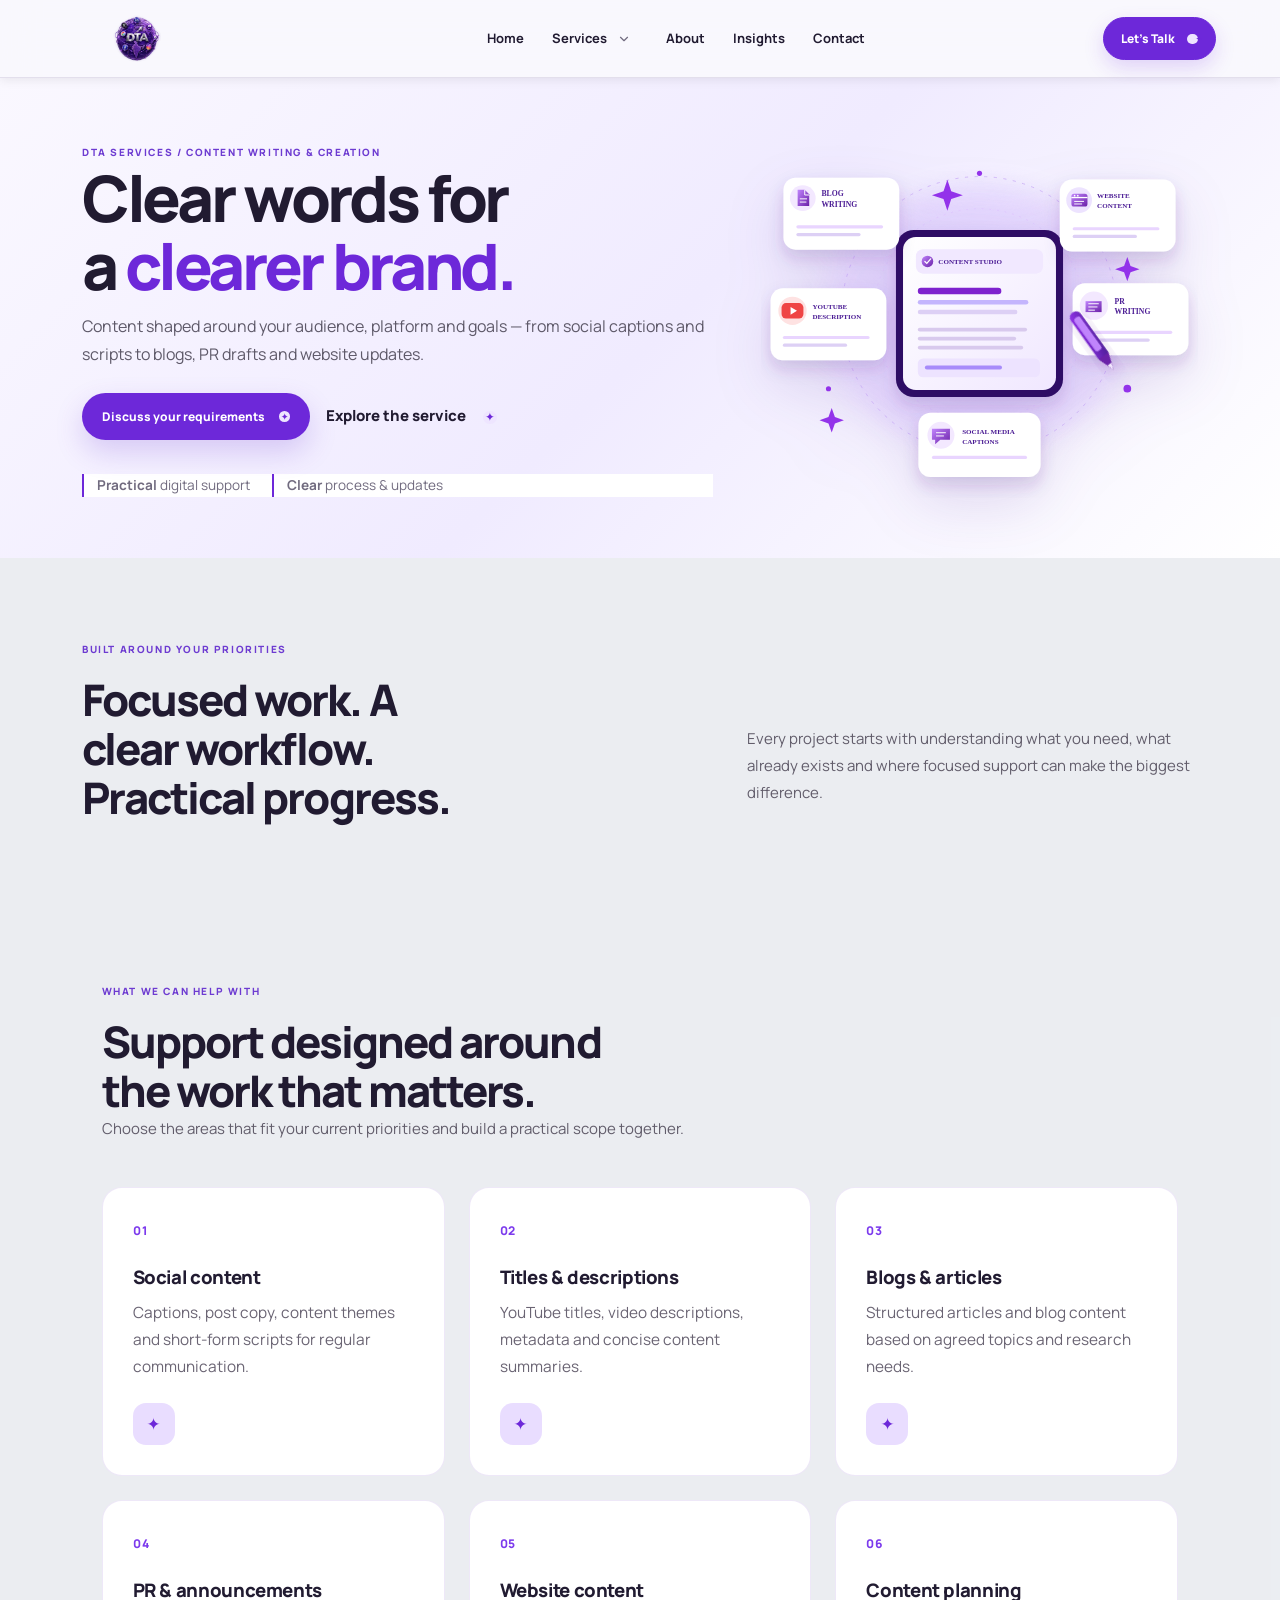
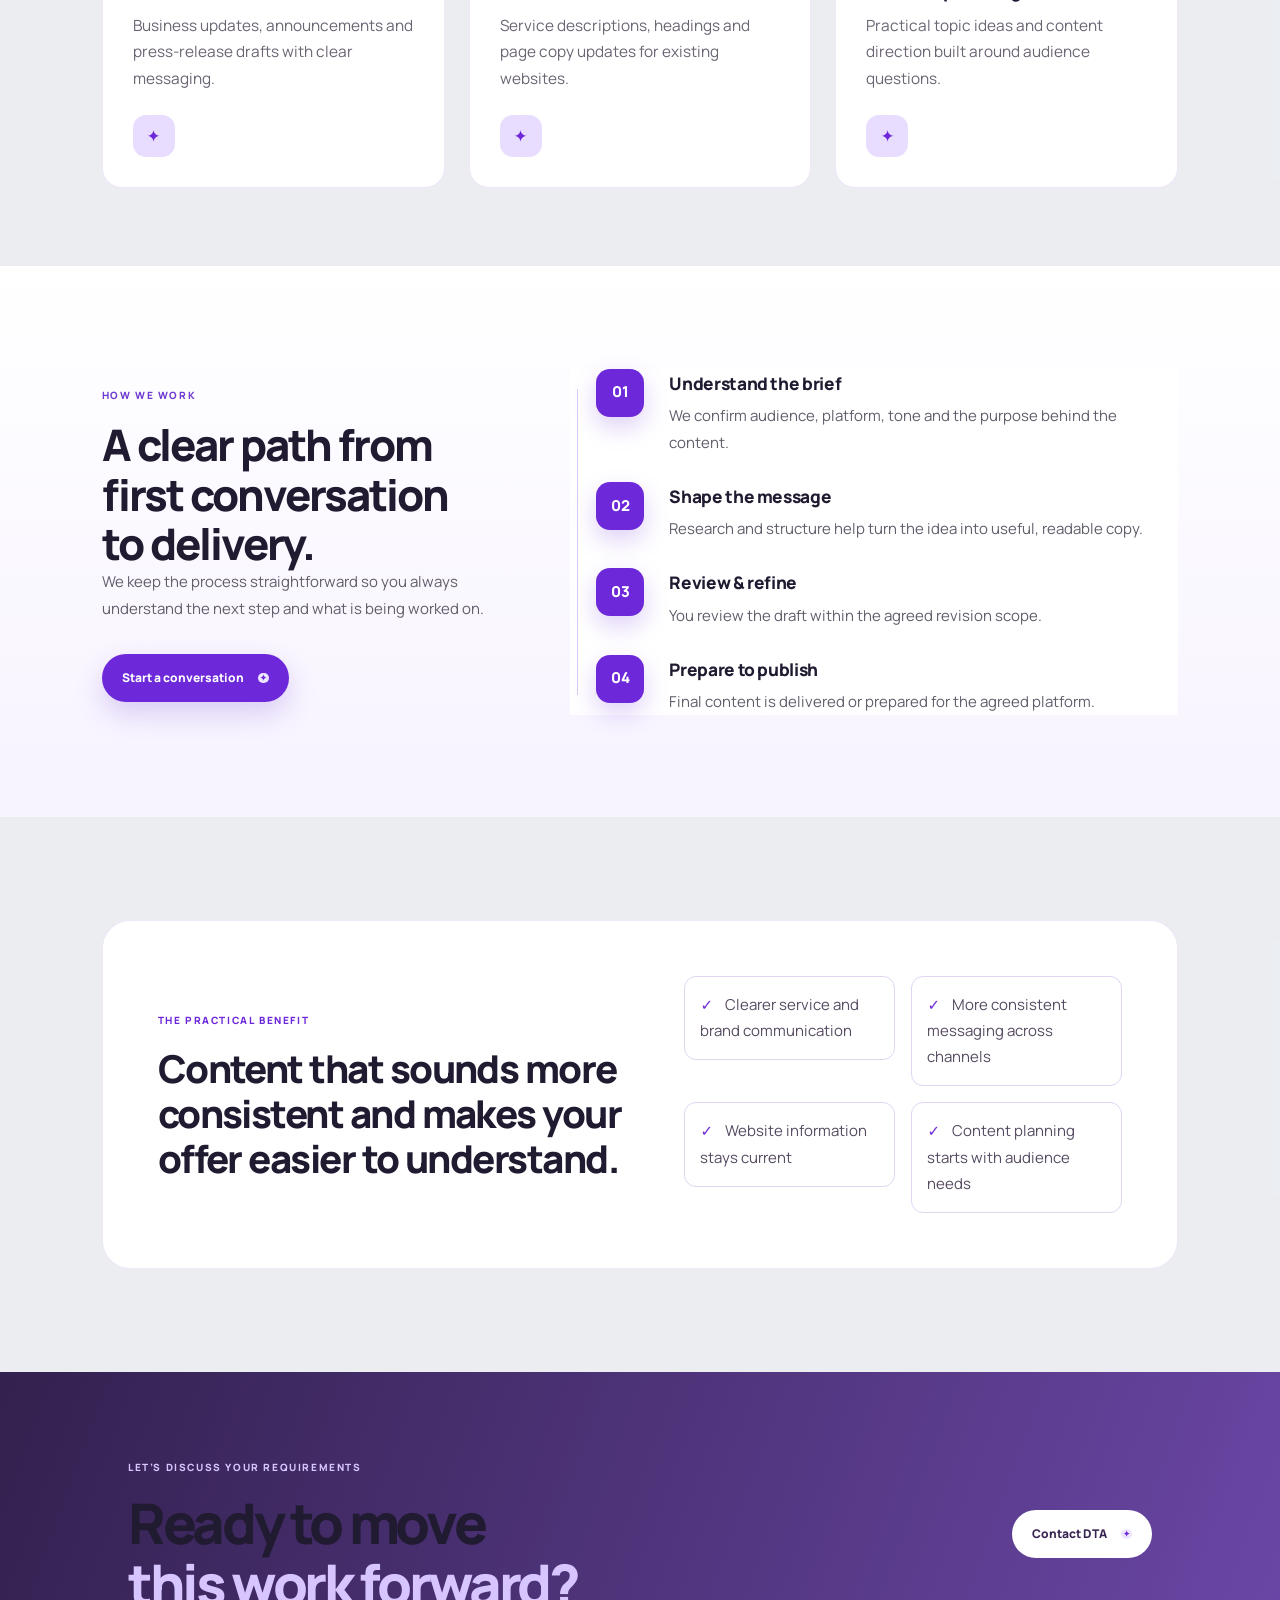
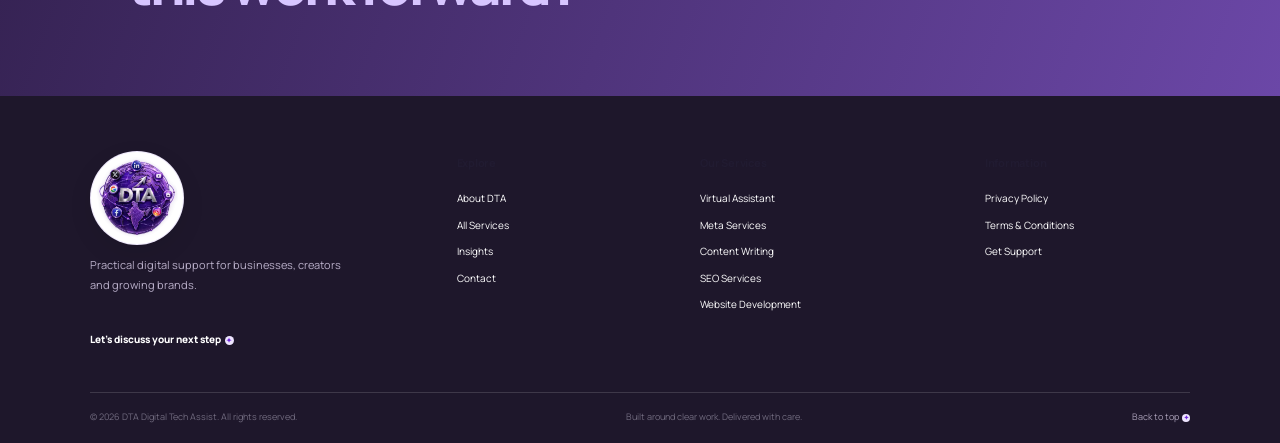
<file: content-writing.html>
<!doctype html>
<html lang="en">
<head>
  <meta charset="utf-8">
  <meta name="viewport" content="width=device-width,initial-scale=1">
  <meta name="description" content="CONTENT WRITING & CREATION by DTA Digital Tech Assist.">
  <title>Content Writing & Creation | DTA Digital Tech Assist</title>
  
  <link rel="preconnect" href="https://fonts.googleapis.com">
  <link rel="preconnect" href="https://fonts.gstatic.com" crossorigin>
  <link href="https://fonts.googleapis.com/css2?family=Manrope:wght@400;500;600;700;800&display=swap" rel="stylesheet">
  <link href="https://cdn.jsdelivr.net/npm/bootstrap@5.3.3/dist/css/bootstrap.min.css" rel="stylesheet">
  
  <link rel="stylesheet" href="DTA.css">
  <link rel="stylesheet" href="DTA_mobile.css">
  <link rel="stylesheet" href="premium.css">
  <link rel="stylesheet" href="final-polish.css">
  
  <style>
    .ss-hero {
      padding-top: clamp(24px, 4vw, 45px) !important;
      padding-bottom: clamp(24px, 4vw, 45px) !important;
    }
  </style>
  <link rel="stylesheet" href="subpages-final.css">
</head>

<body class="premium-site ss-page dta-subpage-theme" id="top">

  <!-- HEADER -->
  <header class="premium-nav">
    <a class="premium-brand" href="index.html" aria-label="DTA Digital Tech Assist home">
      <img src="DTA-logo.webp" alt="DTA Digital Tech Assist">
    </a>
    <button class="premium-menu-toggle" aria-expanded="false" aria-label="Open navigation">☰</button>
    
    <nav class="premium-links" aria-label="Main navigation">
      <a href="index.html">Home</a>
      <div class="premium-dropdown">
        <a href="services.html">Services</a>
        <button class="premium-drop-toggle" aria-label="Show service pages" aria-expanded="false">
          <svg class="dta-chevron-icon" viewBox="0 0 24 24" aria-hidden="true"><path d="m6 9 6 6 6-6"/></svg>
        </button>
        <div class="premium-drop-menu">
          <a href="virtual-assistant.html">Virtual Assistant</a>
          <a href="meta-services.html">Meta Services</a>
          <a href="content-writing.html">Content Writing</a>
          <a href="seo.html">SEO Services</a>
          <a href="website-development.html">Website Development</a>
        
        </div>
      </div>
      <a href="about.html">About</a>
      <a href="insights.html">Insights</a>
      <a href="contact.html">Contact</a>
    </nav>
    
    <div class="premium-nav-actions">
      <a class="premium-nav-cta" href="contact.html">Let’s Talk <span><span class="dta-symbol-icon" aria-hidden="true">✦</span></span></a>
    </div>
  </header>

  <!-- MAIN CONTENT -->
  <main>
    <!-- HERO SECTION -->
    <section class="ss-hero overflow-hidden">
      <div class="container">
        <div class="row align-items-center g-5">
          <div class="col-lg-7">
            <div class="ss-reveal">
              <span class="eyebrow">DTA SERVICES / CONTENT WRITING & CREATION</span>
              <h1>Clear words for a <em>clearer brand.</em></h1>
              <p>Content shaped around your audience, platform and goals — from social captions and scripts to blogs, PR drafts and website updates.</p>
              <div class="d-flex flex-wrap gap-3 mt-4">
                <a class="p-btn p-btn-primary" href="contact.html">Discuss your requirements <span class="dta-symbol-icon" aria-hidden="true">✦</span></a>
                <a class="ss-text-link" href="#services">Explore the service <span><span class="dta-symbol-icon" aria-hidden="true">✦</span></span></a>
              </div>
              <div class="ss-mini-proof">
                <span><b>Practical</b> digital support</span>
                <span><b>Clear</b> process & updates</span>
              </div>
            </div>
          </div>
          <div class="col-lg-5">
            <div class="ss-visual ss-reveal">
              <div class="ss-glow"></div>
              <img src="herocontentwriting.svg" alt="CONTENT WRITING & CREATION illustration">
              
            </div>
          </div>
        </div>
      </div>
    </section>

    <!-- INTRO SECTION -->
    <section class="ss-intro p-section">
      <div class="container">
        <div class="row align-items-end g-4">
          <div class="col-lg-6">
            <span class="eyebrow">BUILT AROUND YOUR PRIORITIES</span>
            <h2>Focused work. A clear workflow. Practical progress.</h2>
          </div>
          <div class="col-lg-5 offset-lg-1">
            <p>Every project starts with understanding what you need, what already exists and where focused support can make the biggest difference.</p>
          </div>
        </div>
      </div>
    </section>

    <!-- SERVICES CARDS SECTION -->
    <section class="ss-services p-section" id="services">
      <div class="container">
        <div class="ss-heading">
          <span class="eyebrow">WHAT WE CAN HELP WITH</span>
          <h2>Support designed around the work that matters.</h2>
          <p>Choose the areas that fit your current priorities and build a practical scope together.</p>
        </div>
        <div class="row g-4">
          <div class="col-md-6 col-xl-4">
            <article class="ss-card">
              <span>01</span>
              <h3>Social content</h3>
              <p>Captions, post copy, content themes and short-form scripts for regular communication.</p>
              <div class="ss-card-arrow"><span class="dta-symbol-icon" aria-hidden="true">✦</span></div>
            </article>
          </div>
          <div class="col-md-6 col-xl-4">
            <article class="ss-card">
              <span>02</span>
              <h3>Titles & descriptions</h3>
              <p>YouTube titles, video descriptions, metadata and concise content summaries.</p>
              <div class="ss-card-arrow"><span class="dta-symbol-icon" aria-hidden="true">✦</span></div>
            </article>
          </div>
          <div class="col-md-6 col-xl-4">
            <article class="ss-card">
              <span>03</span>
              <h3>Blogs & articles</h3>
              <p>Structured articles and blog content based on agreed topics and research needs.</p>
              <div class="ss-card-arrow"><span class="dta-symbol-icon" aria-hidden="true">✦</span></div>
            </article>
          </div>
          <div class="col-md-6 col-xl-4">
            <article class="ss-card">
              <span>04</span>
              <h3>PR & announcements</h3>
              <p>Business updates, announcements and press-release drafts with clear messaging.</p>
              <div class="ss-card-arrow"><span class="dta-symbol-icon" aria-hidden="true">✦</span></div>
            </article>
          </div>
          <div class="col-md-6 col-xl-4">
            <article class="ss-card">
              <span>05</span>
              <h3>Website content</h3>
              <p>Service descriptions, headings and page copy updates for existing websites.</p>
              <div class="ss-card-arrow"><span class="dta-symbol-icon" aria-hidden="true">✦</span></div>
            </article>
          </div>
          <div class="col-md-6 col-xl-4">
            <article class="ss-card">
              <span>06</span>
              <h3>Content planning</h3>
              <p>Practical topic ideas and content direction built around audience questions.</p>
              <div class="ss-card-arrow"><span class="dta-symbol-icon" aria-hidden="true">✦</span></div>
            </article>
          </div>
        </div>
      </div>
    </section>

    <!-- PROCESS SECTION -->
    <section class="ss-process p-section">
      <div class="container">
        <div class="row align-items-center g-5">
          <div class="col-lg-5">
            <span class="eyebrow">HOW WE WORK</span>
            <h2>A clear path from first conversation to delivery.</h2>
            <p>We keep the process straightforward so you always understand the next step and what is being worked on.</p>
            <a class="p-btn p-btn-primary mt-3" href="contact.html">Start a conversation <span class="dta-symbol-icon" aria-hidden="true">✦</span></a>
          </div>
          <div class="col-lg-7">
            <div class="ss-timeline">
              <article>
                <span>01</span>
                <div>
                  <h3>Understand the brief</h3>
                  <p>We confirm audience, platform, tone and the purpose behind the content.</p>
                </div>
              </article>
              <article>
                <span>02</span>
                <div>
                  <h3>Shape the message</h3>
                  <p>Research and structure help turn the idea into useful, readable copy.</p>
                </div>
              </article>
              <article>
                <span>03</span>
                <div>
                  <h3>Review & refine</h3>
                  <p>You review the draft within the agreed revision scope.</p>
                </div>
              </article>
              <article>
                <span>04</span>
                <div>
                  <h3>Prepare to publish</h3>
                  <p>Final content is delivered or prepared for the agreed platform.</p>
                </div>
              </article>
            </div>
          </div>
        </div>
      </div>
    </section>

    <!-- BENEFITS SECTION -->
    <section class="ss-benefits p-section">
      <div class="container">
        <div class="ss-benefit-box">
          <div>
            <span class="eyebrow">THE PRACTICAL BENEFIT</span>
            <h2>Content that sounds more consistent and makes your offer easier to understand.</h2>
          </div>
          <div class="row g-3">
            <div class="col-sm-6"><p><b>✓</b> Clearer service and brand communication</p></div>
            <div class="col-sm-6"><p><b>✓</b> More consistent messaging across channels</p></div>
            <div class="col-sm-6"><p><b>✓</b> Website information stays current</p></div>
            <div class="col-sm-6"><p><b>✓</b> Content planning starts with audience needs</p></div>
          </div>
        </div>
      </div>
    </section>

    <!-- FINAL CTA SECTION -->
    <section class="p-final-cta">
      <div>
        <span class="eyebrow">LET’S DISCUSS YOUR REQUIREMENTS</span>
        <h2>Ready to move<br><em>this work forward?</em></h2>
      </div>
      <a class="p-btn p-btn-light" href="contact.html">Contact DTA <span class="dta-symbol-icon" aria-hidden="true">✦</span></a>
    </section>
  </main>

  <!-- FOOTER -->
  <footer class="premium-footer">
    <div class="premium-footer-main">
      <div class="premium-footer-brand">
        <a href="index.html"><img src="DTA-logo.webp" alt="DTA Digital Tech Assist"></a>
        <p>Practical digital support for businesses, creators and growing brands.</p>
        <a class="footer-email" href="mailto:hello@digitaltechassist.com">Let’s discuss your next step <span class="dta-symbol-icon" aria-hidden="true">✦</span></a>
      </div>
      <div>
        <h3>Explore</h3>
        <a href="about.html">About DTA</a>
        <a href="services.html">All Services</a>
        <a href="insights.html">Insights</a>
        <a href="contact.html">Contact</a>
      </div>
      <div>
        <h3>Our Services</h3>
        <a href="virtual-assistant.html">Virtual Assistant</a>
        <a href="meta-services.html">Meta Services</a>
        <a href="content-writing.html">Content Writing</a>
        <a href="seo.html">SEO Services</a>
        <a href="website-development.html">Website Development</a>
        
      </div>
      <div>
        <h3>Information</h3>
        <a href="privacy.html">Privacy Policy</a>
        <a href="terms.html">Terms &amp; Conditions</a>
        <a href="contact.html">Get Support</a>
      </div>
    </div>
    <div class="premium-footer-bottom">
      <span>© <span data-year></span> DTA Digital Tech Assist. All rights reserved.</span>
      <span>Built around clear work. Delivered with care.</span>
      <a href="#top">Back to top <span class="dta-symbol-icon" aria-hidden="true">✦</span></a>
    </div>
  </footer>

  <!-- SCRIPTS -->
  <script src="https://cdn.jsdelivr.net/npm/bootstrap@5.3.3/dist/js/bootstrap.bundle.min.js"></script>
  <script src="DTA.js"></script>
  <script src="premium.js"></script>
</body>
</html>
</file>
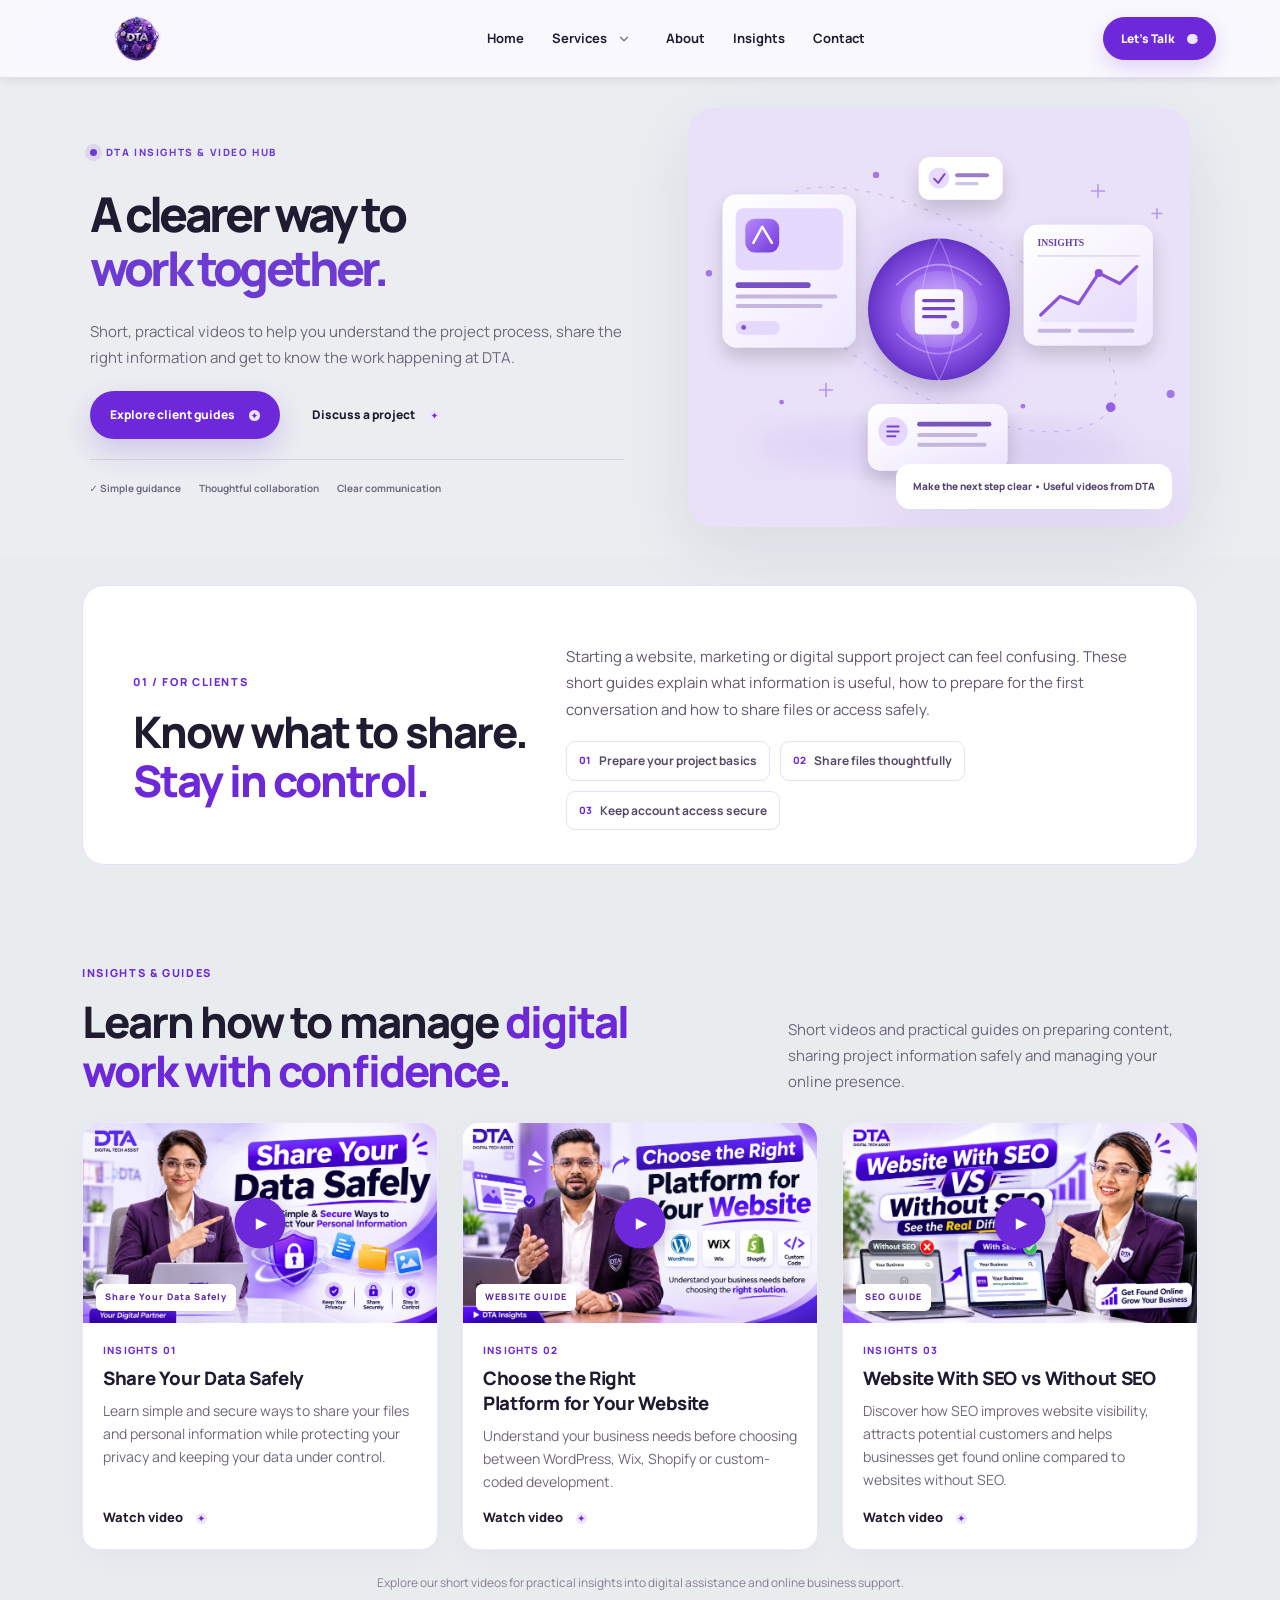
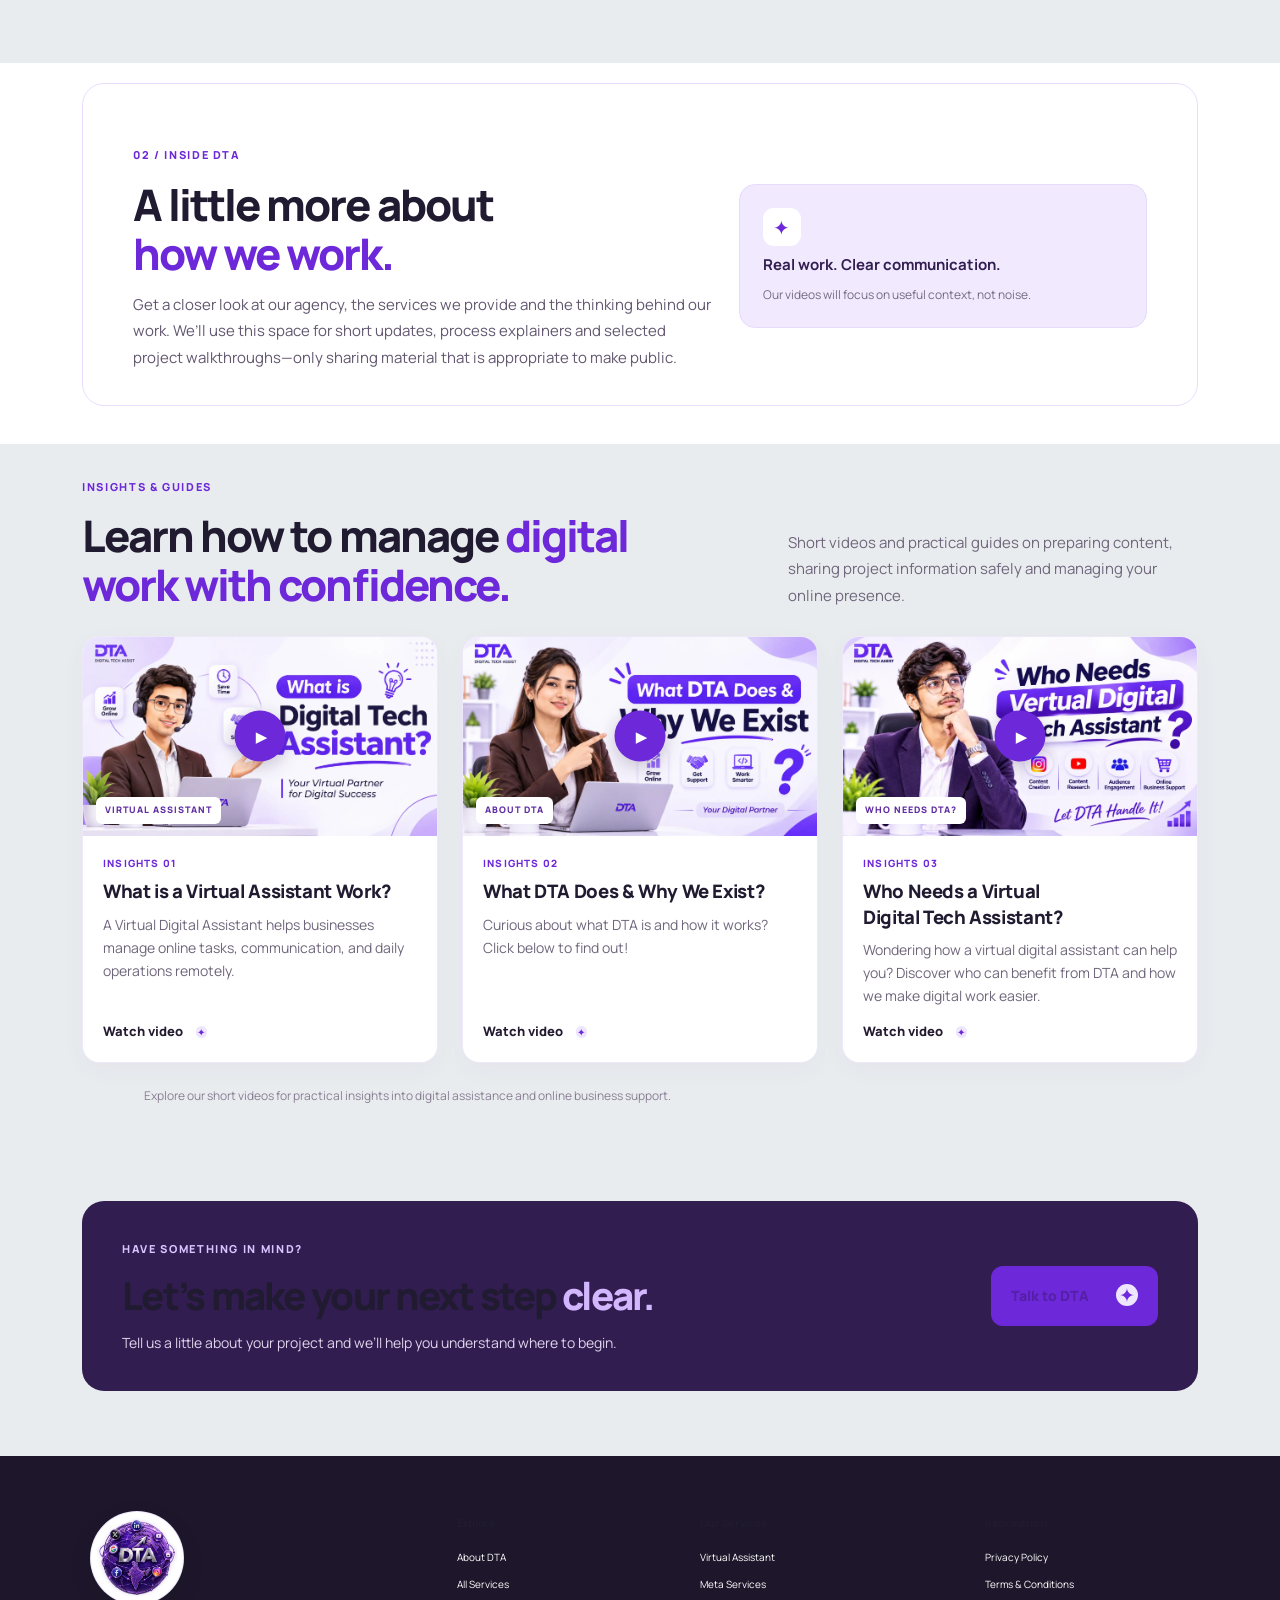
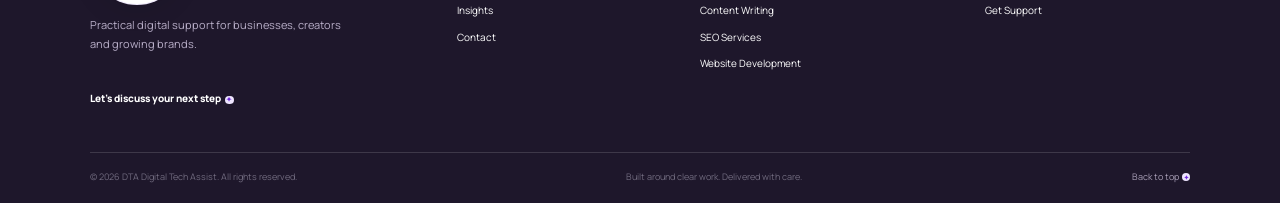
<file: insights.html>
<!DOCTYPE html>
<html lang="en">
<head>
  <meta charset="UTF-8" />
  <meta name="viewport" content="width=device-width, initial-scale=1.0" />
  <meta name="description" content="Explore DTA Insights: practical project guides, safe client collaboration, digital marketing preparation, and how we work." />
  <meta name="theme-color" content="#6d28d9" />
  <title>Insights | DTA Digital Tech Assist</title>
  <link rel="preconnect" href="https://fonts.googleapis.com" />
  <link rel="preconnect" href="https://fonts.gstatic.com" crossorigin />
  <link href="https://fonts.googleapis.com/css2?family=Manrope:wght@400;500;600;700;800&display=swap" rel="stylesheet" />
  <link href="https://cdn.jsdelivr.net/npm/bootstrap@5.3.3/dist/css/bootstrap.min.css" rel="stylesheet" integrity="sha384-QWTKZyjpPEjISv5WaRU9OFeRpok6YctnYmDr5pNlyT2bRjXh0JMhjY6hW+ALEwIH" crossorigin="anonymous" />
  <link rel="stylesheet" href="DTA.css" />
  <link rel="stylesheet" href="DTA_mobile.css" />
  <link rel="stylesheet" href="premium.css">
  <link rel="stylesheet" href="insights-page.css">
  <link rel="stylesheet" href="final-polish.css">
  <link rel="stylesheet" href="page-layout-redesign.css">
  <link rel="canonical" href="https://digitaltechassist.com/insights.html" />
  <link rel="stylesheet" href="subpages-final.css">
</head>
<body class="blog-page insights-page premium-site dta-subpage-theme" id="top">
  <header class="premium-nav"><a class="premium-brand" href="index.html" aria-label="DTA Digital Tech Assist home"><img src="DTA-logo.webp" alt="DTA Digital Tech Assist"></a><button class="premium-menu-toggle" aria-expanded="false" aria-label="Open navigation">☰</button><nav class="premium-links" aria-label="Main navigation"><a href="index.html">Home</a><div class="premium-dropdown"><a href="services.html">Services</a><button class="premium-drop-toggle" aria-label="Show service pages" aria-expanded="false"><svg class="dta-chevron-icon" viewBox="0 0 24 24" aria-hidden="true"><path d="m6 9 6 6 6-6"/></svg></button><div class="premium-drop-menu"><a href="virtual-assistant.html">Virtual Assistant</a><a href="meta-services.html">Meta Services</a><a href="content-writing.html">Content Writing</a><a href="seo.html">SEO Services</a><a href="website-development.html">Website Development</a></div></div><a href="about.html">About</a><a href="insights.html">Insights</a><a href="contact.html">Contact</a></nav><div class="premium-nav-actions"><a class="premium-nav-cta" href="contact.html">Let’s Talk <span><span class="dta-symbol-icon" aria-hidden="true">✦</span></span></a></div></header>

  <main class="insights-v2">
  <section class="premium-hero" aria-labelledby="iv-title" style="min-height: auto; padding-top: 30px; padding-bottom: 30px;">
    <div class="premium-hero-copy reveal">
      <span class="eyebrow"><i></i> DTA INSIGHTS &amp; VIDEO HUB</span>
      <h1 id="iv-title" style="font-size: clamp(32px, 3.8vw, 48px); line-height: 1.12;">A clearer way to<br/><em>work together.</em></h1>
      <p>Short, practical videos to help you understand the project process, share the right information and get to know the work happening at DTA.</p>
      <div class="hero-actions" style="margin-top: 20px;">
        <a class="p-btn p-btn-primary" href="#client-guides">Explore client guides <span><span class="dta-symbol-icon" aria-hidden="true">✦</span></span></a>
        <a class="p-btn p-btn-quiet" href="contact.html">Discuss a project <span><span class="dta-symbol-icon" aria-hidden="true">✦</span></span></a>
      </div>
      <div class="hero-proof" style="margin-top: 20px;">
        <span>✓ Simple guidance</span>
        <span>Thoughtful collaboration</span>
        <span>Clear communication</span>
      </div>
    </div>
    <div class="p-about-visual reveal" style="width: 100%; max-width: 520px; aspect-ratio: 1.2/1; background: #e9e1f8; border-radius: 26px; overflow: hidden; position: relative; box-shadow: 0 24px 70px rgba(54,35,91,.09);">
      <img src="insights-hero-modern.svg" alt="Digital project planning and collaboration illustration" style="position: absolute; inset: 0; width: 100%; height: 100%; object-fit: cover;" />
      <div class="about-note">Make the next step clear • Useful videos from DTA</div>
    </div>
  </section>
  <section class="iv-info-wrap" aria-labelledby="iv-info-title"><div class="container"><div class="iv-info-panel row align-items-center g-4">
    <div class="col-lg-5"><span class="iv-kicker">01 / FOR CLIENTS</span><h2 id="iv-info-title">Know what to share. <em>Stay in control.</em></h2></div>
    <div class="col-lg-7"><p>Starting a website, marketing or digital support project can feel confusing. These short guides explain what information is useful, how to prepare for the first conversation and how to share files or access safely.</p><div class="iv-info-points"><span><b>01</b> Prepare your project basics</span><span><b>02</b> Share files thoughtfully</span><span><b>03</b> Keep account access secure</span></div></div>
  </div></div></section>

  
<section class="iv-video-section container iv-agency-videos" aria-labelledby="iv-agency-title">

  <div class="iv-section-head">
    <div>
      <span class="iv-kicker">INSIGHTS &amp; GUIDES</span>
      <h2 id="iv-agency-title">Learn how to manage <em>digital work with confidence.</em></h2>
    </div>
    <p>Short videos and practical guides on preparing content, sharing project information safely and managing your online presence.</p>
  </div>

  <div class="row g-4 iv-video-grid">

    <!-- VIDEO 01 -->
    <div class="col-md-6 col-lg-4">
      <article class="iv-video-card">
        <a class="iv-thumb"
           href="https://www.instagram.com/reel/DfVgae9TjGs/?mdxt=MWN6dnB1M2Z6N3o1YQ=="
           target="_blank"
           rel="noopener noreferrer"
           aria-label="Watch Virtual Assistant introduction video">

          <img src="DTA_ Share Your Data Safely.webp" alt="Professional virtual assistant team">
          <span class="iv-play">▶</span>
          <span class="iv-duration">Share Your Data Safely</span>
        </a>

        <div class="iv-video-copy">
          <span>INSIGHTS 01</span>
          <h3>Share Your Data Safely</h3>
          <p>Learn simple and secure ways to share your files and personal information while protecting your privacy and keeping your data under control.</p>
          <a href="https://www.instagram.com/reel/DfVgae9TjGs/?mdxt=MWN6dnB1M2Z6N3o1YQ=="
             target="_blank"
             rel="noopener noreferrer">
            Watch video <b><span class="dta-symbol-icon" aria-hidden="true">✦</span></b>
          </a>
        </div>
      </article>
    </div>

<!-- VIDEO 02 -->
<div class="col-md-6 col-lg-4">
  <article class="iv-video-card">
    <a class="iv-thumb"
       href="https://www.instagram.com/reel/DfVfWBuTP9o/?psln=MWxyZm15bHBvdGFqag=="
       target="_blank"
       rel="noopener noreferrer"
       aria-label="Watch website platform selection guide">

      <img src="DTA Platform Guide Thumbnail.webp" alt="Choosing the right website platform">
      <span class="iv-play">▶</span>
      <span class="iv-duration">WEBSITE GUIDE</span>
    </a>

    <div class="iv-video-copy">
      <span>INSIGHTS 02</span>
      <h3>Choose the Right Platform for Your Website</h3>
      <p>Understand your business needs before choosing between WordPress, Wix, Shopify or custom-coded development.</p>
      <a href="https://www.instagram.com/reel/DfVfWBuTP9o/?psln=MWxyZm15bHBvdGFqag=="
         target="_blank"
         rel="noopener noreferrer">
        Watch video <b><span class="dta-symbol-icon" aria-hidden="true">✦</span></b>
      </a>
    </div>
  </article>
</div>

    <!-- VIDEO 03 -->
<div class="col-md-6 col-lg-4">
  <article class="iv-video-card">
    <a class="iv-thumb"
       href="https://www.instagram.com/reel/DfVglyDtqLz/?xtok=ZjU3MjFpMDZ6dnN4"
       target="_blank"
       rel="noopener noreferrer"
       aria-label="Watch website SEO comparison video">

      <img src="SEO Website Showdown_ Get Found Online.webp" alt="Website with SEO versus without SEO">
      <span class="iv-play">▶</span>
      <span class="iv-duration">SEO GUIDE</span>
    </a>

    <div class="iv-video-copy">
      <span>INSIGHTS 03</span>
      <h3>Website With SEO vs Without SEO</h3>
      <p>Discover how SEO improves website visibility, attracts potential customers and helps businesses get found online compared to websites without SEO.</p>
      <a href="https://www.instagram.com/reel/DfVglyDtqLz/?xtok=ZjU3MjFpMDZ6dnN4"
         target="_blank"
         rel="noopener noreferrer">
        Watch video <b><span class="dta-symbol-icon" aria-hidden="true">✦</span></b>
      </a>
    </div>
  </article>
</div>
  <p class="iv-video-note">Explore our short videos for practical insights into digital assistance and online business support.</p>

</section>

  <section class="iv-agency-intro" aria-labelledby="iv-agency-info-title"><div class="container"><div class="iv-agency-panel row align-items-center g-4"><div class="col-lg-7"><span class="iv-kicker">02 / INSIDE DTA</span><h2 id="iv-agency-info-title">A little more about <em>how we work.</em></h2><p>Get a closer look at our agency, the services we provide and the thinking behind our work. We’ll use this space for short updates, process explainers and selected project walkthroughs—only sharing material that is appropriate to make public.</p></div><div class="col-lg-5"><div class="iv-agency-callout"><span class="iv-callout-icon">✦</span><b>Real work. Clear communication.</b><small>Our videos will focus on useful context, not noise.</small></div></div></div></div></section>

 
<section class="iv-video-section container iv-agency-videos" aria-labelledby="iv-agency-title">

  <div class="iv-section-head">
    <div>
      <span class="iv-kicker">INSIGHTS &amp; GUIDES</span>
      <h2 id="iv-agency-title">Learn how to manage <em>digital work with confidence.</em></h2>
    </div>
    <p>Short videos and practical guides on preparing content, sharing project information safely and managing your online presence.</p>
  </div>

  <div class="row g-4 iv-video-grid">

    <!-- VIDEO 01 -->
    <div class="col-md-6 col-lg-4">
      <article class="iv-video-card">
        <a class="iv-thumb"
           href="https://www.instagram.com/reel/DfRnQ79tt8E/?utm_source=ig_web_button_share_sheet"
           target="_blank"
           rel="noopener noreferrer"
           aria-label="Watch Virtual Assistant introduction video">

          <img src="DTA1.webp" alt="Professional virtual assistant team">
          <span class="iv-play">▶</span>
          <span class="iv-duration">VIRTUAL ASSISTANT</span>
        </a>

        <div class="iv-video-copy">
          <span>INSIGHTS 01</span>
          <h3>What is a Virtual Assistant Work?</h3>
          <p>A Virtual Digital Assistant helps businesses manage online tasks, communication, and daily operations remotely.</p>
          <a href="https://www.instagram.com/reel/DfRnQ79tt8E/?utm_source=ig_web_button_share_sheet"
             target="_blank"
             rel="noopener noreferrer">
            Watch video <b><span class="dta-symbol-icon" aria-hidden="true">✦</span></b>
          </a>
        </div>
      </article>
    </div>

    <!-- VIDEO 02 -->
    <div class="col-md-6 col-lg-4">
      <article class="iv-video-card">
        <a class="iv-thumb"
           href="https://www.instagram.com/reel/DfSGrWeNtV1/?psln=OXd6bm5odTBpYXBp"
           target="_blank"
           rel="noopener noreferrer"
           aria-label="Watch what DTA does introduction video">

          <img src="DTA2.webp" alt="Social media platforms and content">
          <span class="iv-play">▶</span>
          <span class="iv-duration">ABOUT DTA</span>
        </a>

        <div class="iv-video-copy">
          <span>INSIGHTS 02</span>
          <h3>What DTA Does &amp; Why We Exist?</h3>
          <p>Curious about what DTA is and how it works? Click below to find out!</p>
          <a href="https://www.instagram.com/reel/DfSGrWeNtV1/?psln=OXd6bm5odTBpYXBp"
             target="_blank"
             rel="noopener noreferrer">
            Watch video <b><span class="dta-symbol-icon" aria-hidden="true">✦</span></b>
          </a>
        </div>
      </article>
    </div>

    <!-- VIDEO 03 -->
    <div class="col-md-6 col-lg-4">
      <article class="iv-video-card">
        <a class="iv-thumb"
           href="https://www.instagram.com/reel/DfSoKpwNCE3/?srtk=MWk0eGFzdWsweXAwcA=="
           target="_blank"
           rel="noopener noreferrer"
           aria-label="Watch who needs a Virtual Digital Tech Assistant video">

          <img src="DTA3.webp" alt="Digital business management and online work">
          <span class="iv-play">▶</span>
          <span class="iv-duration">WHO NEEDS DTA?</span>
        </a>

        <div class="iv-video-copy">
          <span>INSIGHTS 03</span>
          <h3>Who Needs a Virtual Digital Tech Assistant?</h3>
          <p>Wondering how a virtual digital assistant can help you? Discover who can benefit from DTA and how we make digital work easier.</p>
          <a href="https://www.instagram.com/reel/DfSoKpwNCE3/?srtk=MWk0eGFzdWsweXAwcA=="
             target="_blank"
             rel="noopener noreferrer">
            Watch video <b><span class="dta-symbol-icon" aria-hidden="true">✦</span></b>
          </a>
        </div>
      </article>
    </div>

  </div>

  <p class="iv-video-note">Explore our short videos for practical insights into digital assistance and online business support.</p>

</section>


  <section class="iv-bottom-cta"><div class="container"><div class="iv-cta-inner"><div><span class="iv-kicker">HAVE SOMETHING IN MIND?</span><h2>Let’s make your next step <em>clear.</em></h2><p>Tell us a little about your project and we’ll help you understand where to begin.</p></div><a class="iv-btn iv-btn-white" href="contact.html">Talk to DTA <span><span class="dta-symbol-icon" aria-hidden="true">✦</span></span></a></div></div></section>
</main>

  <footer class="premium-footer"><div class="premium-footer-main"><div class="premium-footer-brand"><a href="index.html"><img src="DTA-logo.webp" alt="DTA Digital Tech Assist"></a><p>Practical digital support for businesses, creators and growing brands.</p><a class="footer-email" href="contact.html">Let’s discuss your next step <span class="dta-symbol-icon" aria-hidden="true">✦</span></a></div><div><h3>Explore</h3><a href="about.html">About DTA</a><a href="services.html">All Services</a><a href="insights.html">Insights</a><a href="contact.html">Contact</a></div><div><h3>Our Services</h3><a href="virtual-assistant.html">Virtual Assistant</a><a href="meta-services.html">Meta Services</a><a href="content-writing.html">Content Writing</a><a href="seo.html">SEO Services</a><a href="website-development.html">Website Development</a> </div><div><h3>Information</h3><a href="privacy.html">Privacy Policy</a><a href="terms.html">Terms &amp; Conditions</a><a href="contact.html">Get Support</a></div></div><div class="premium-footer-bottom"><span>© <span data-year></span> DTA Digital Tech Assist. All rights reserved.</span><span>Built around clear work. Delivered with care.</span><a href="#top">Back to top <span class="dta-symbol-icon" aria-hidden="true">✦</span></a></div></footer>
  <script src="https://cdn.jsdelivr.net/npm/bootstrap@5.3.3/dist/js/bootstrap.bundle.min.js" integrity="sha384-YvpcrYf0tY3lHB60NNkmXc5s9fDVZLESaAA55NDzOxhy9GkcIdslK1eN7N6jIeHz" crossorigin="anonymous"></script>
  <script src="DTA.js"></script>
<script src="premium.js"></script>
  <script src="insights-page.js"></script>
</body>
</html>
</file>
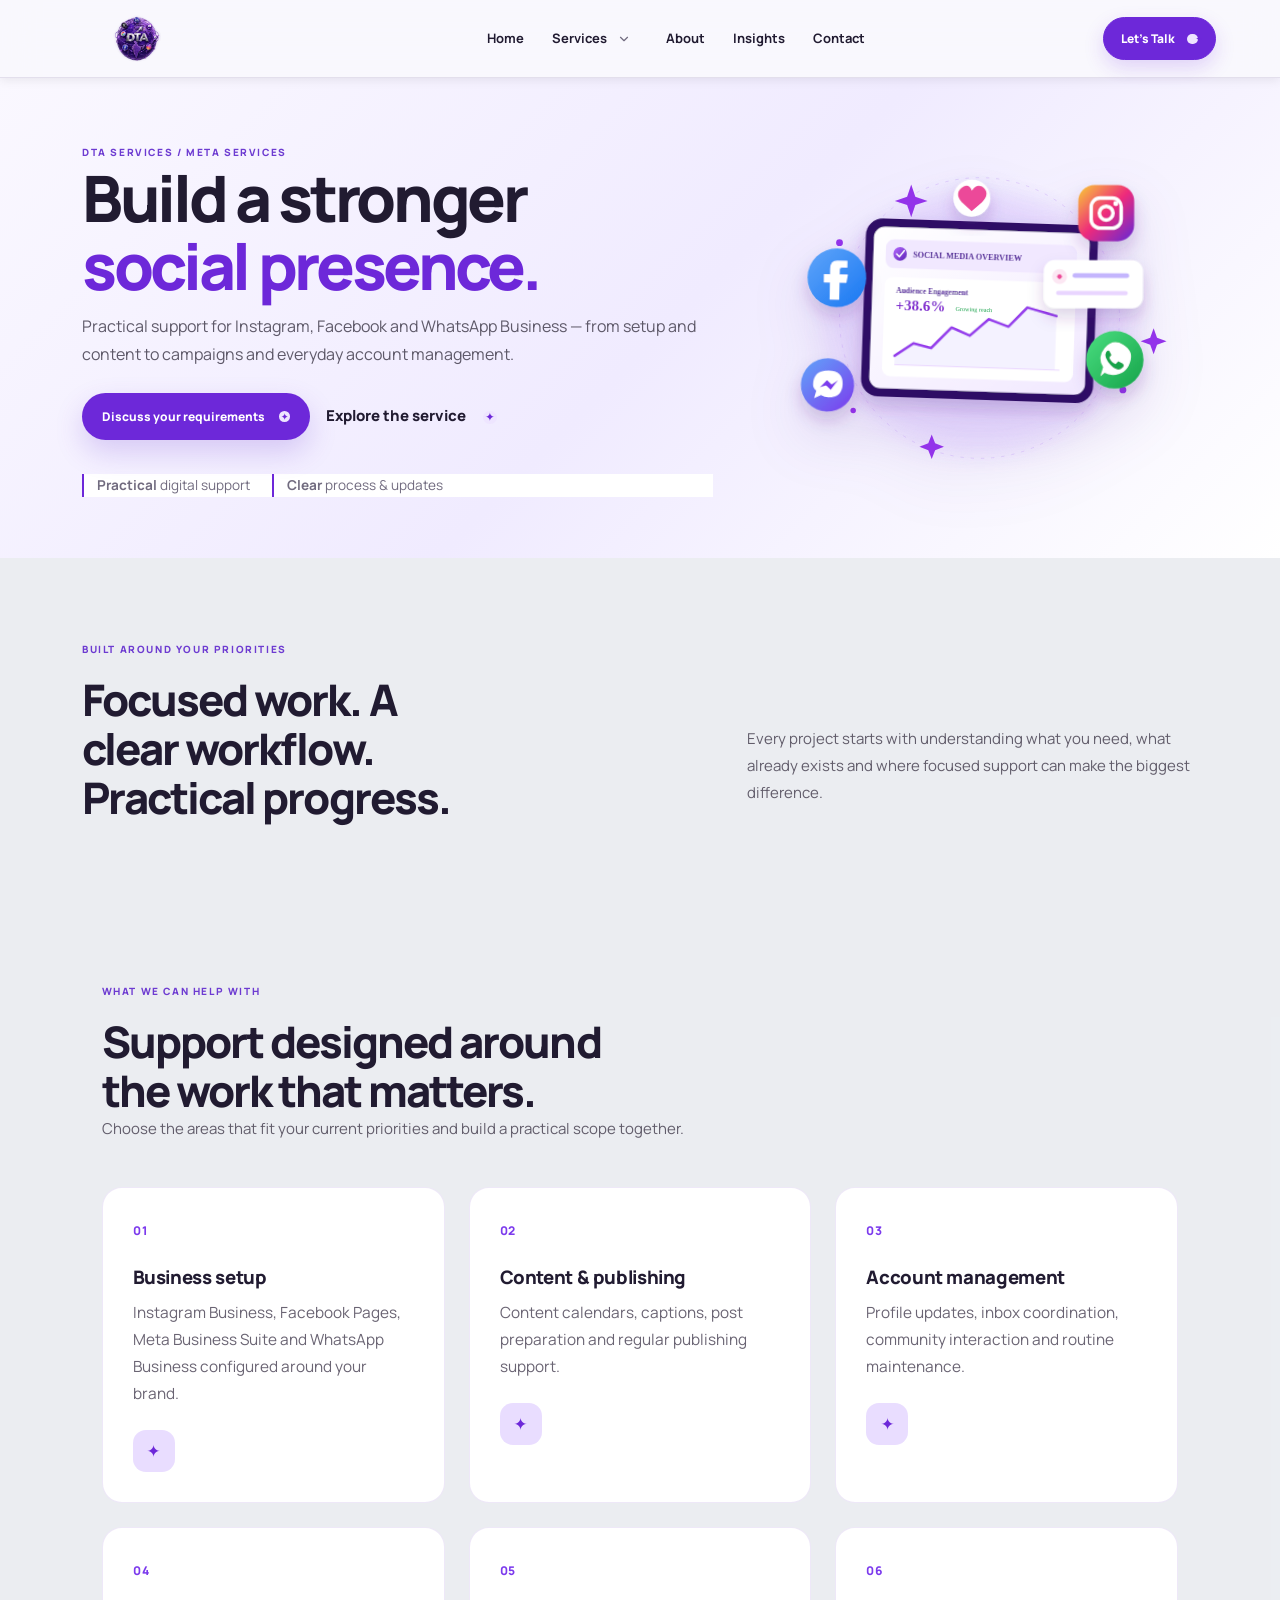
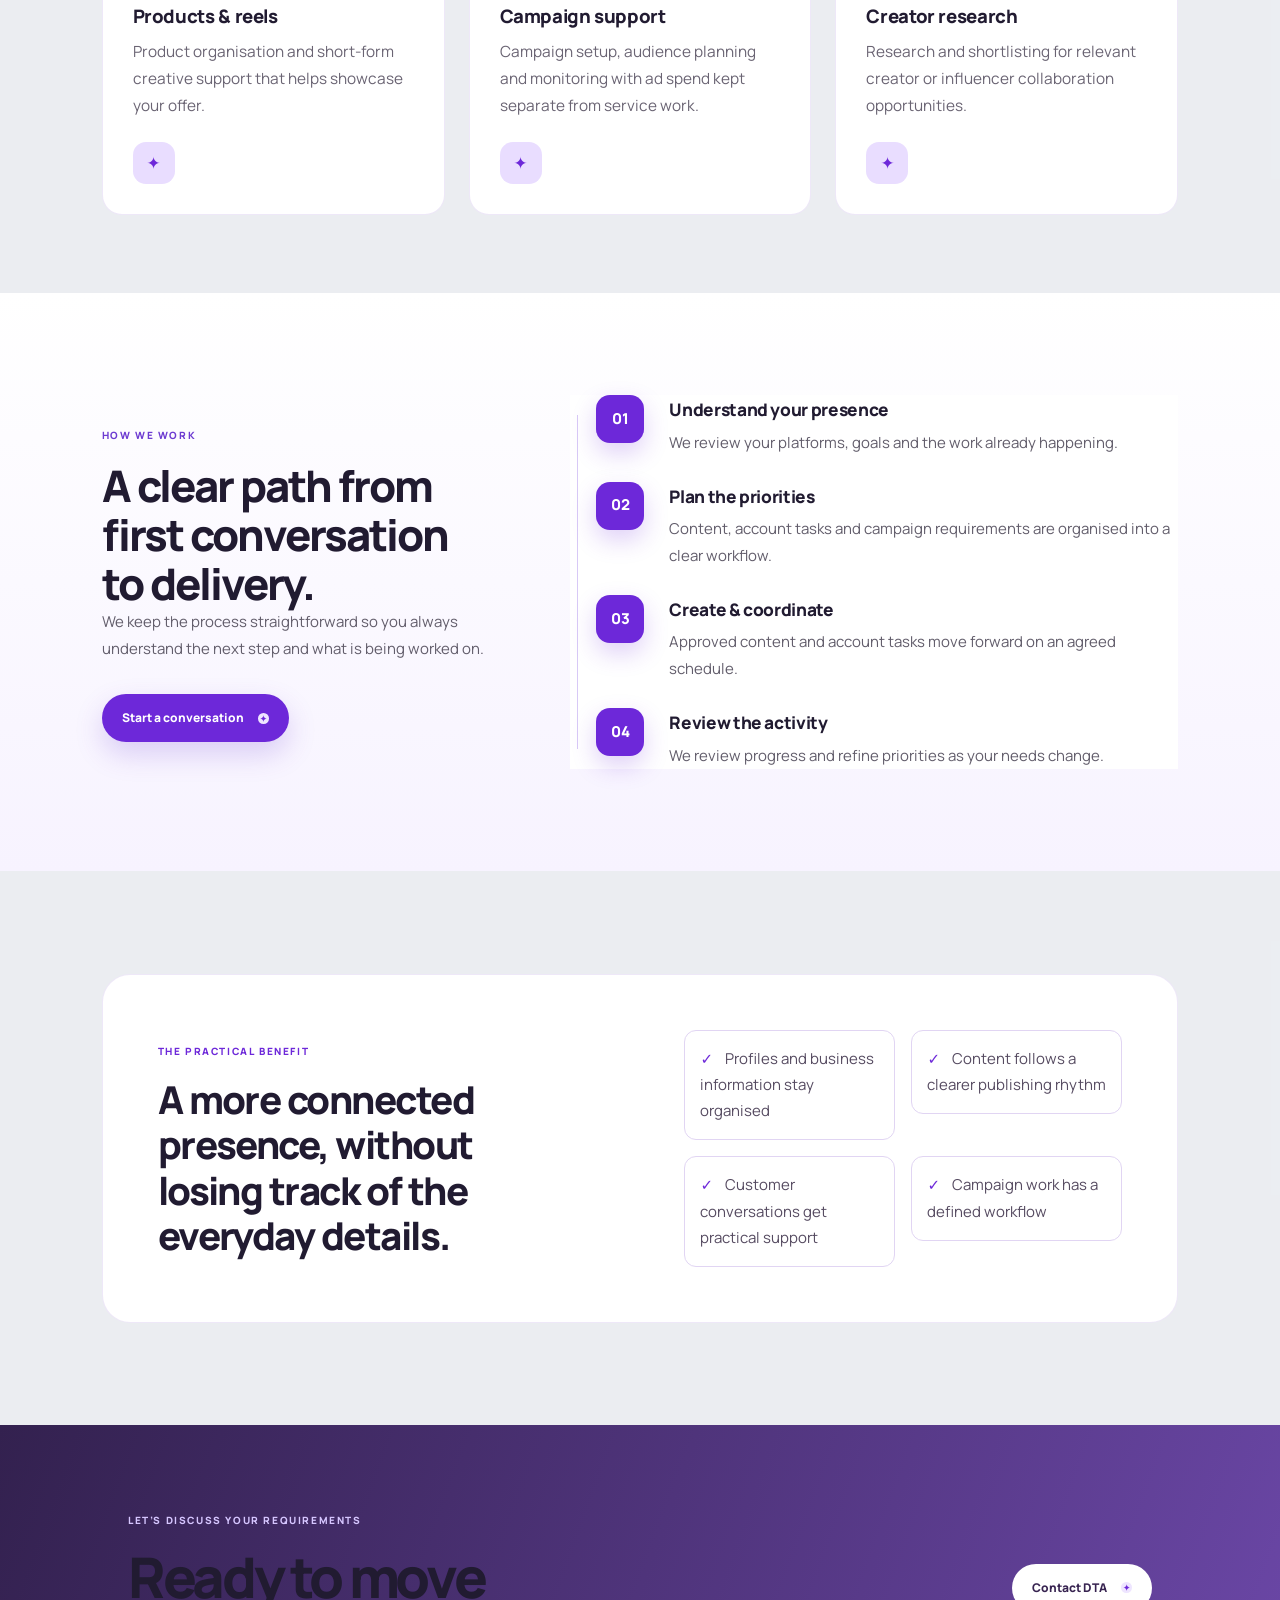
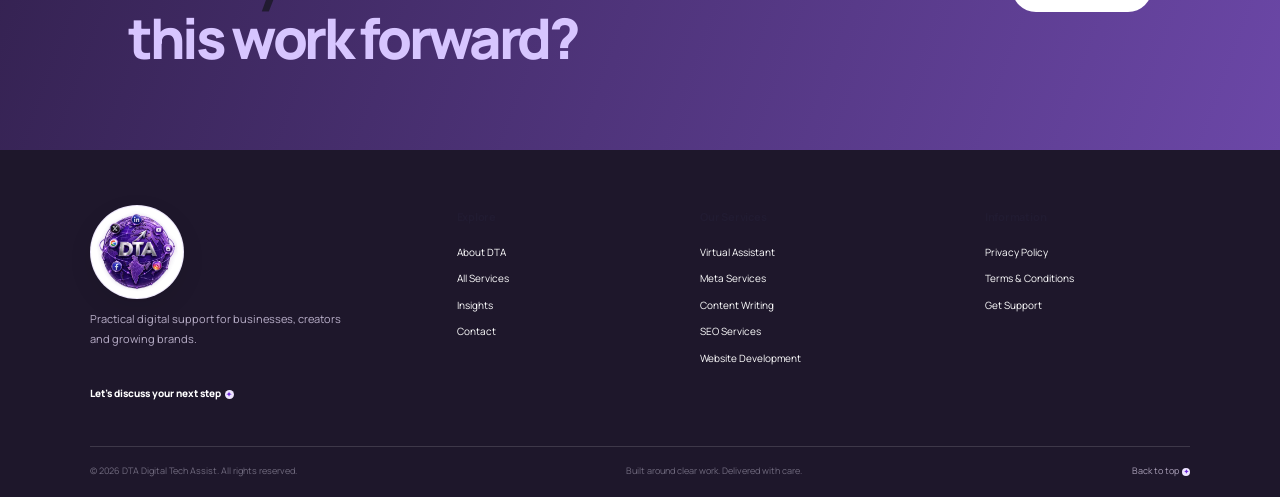
<file: meta-services.html>
<!doctype html>
<html lang="en">
<head>
  <meta charset="utf-8">
  <meta name="viewport" content="width=device-width, initial-scale=1">
  <meta name="description" content="META SERVICES by DTA Digital Tech Assist.">
  <title>Meta Services | DTA Digital Tech Assist</title>
  
  <link rel="preconnect" href="https://fonts.googleapis.com">
  <link rel="preconnect" href="https://fonts.gstatic.com" crossorigin>
  <link href="https://fonts.googleapis.com/css2?family=Manrope:wght@400;500;600;700;800&display=swap" rel="stylesheet">
  <link href="https://cdn.jsdelivr.net/npm/bootstrap@5.3.3/dist/css/bootstrap.min.css" rel="stylesheet">
  
  <link rel="stylesheet" href="DTA.css">
  <link rel="stylesheet" href="DTA_mobile.css">
  <link rel="stylesheet" href="premium.css">
  <link rel="stylesheet" href="final-polish.css">
  
  <style>
    .ss-hero {
      padding-top: clamp(24px, 4vw, 45px) !important;
      padding-bottom: clamp(24px, 4vw, 45px) !important;
    }
  </style>
  <link rel="stylesheet" href="subpages-final.css">
</head>

<body class="premium-site ss-page dta-subpage-theme" id="top">

  <!-- HEADER -->
  <header class="premium-nav">
    <a class="premium-brand" href="index.html" aria-label="DTA Digital Tech Assist home">
      <img src="DTA-logo.webp" alt="DTA Digital Tech Assist">
    </a>
    <button class="premium-menu-toggle" aria-expanded="false" aria-label="Open navigation">☰</button>
    
    <nav class="premium-links" aria-label="Main navigation">
      <a href="index.html">Home</a>
      <div class="premium-dropdown">
        <a href="services.html">Services</a>
        <button class="premium-drop-toggle" aria-label="Show service pages" aria-expanded="false">
          <svg class="dta-chevron-icon" viewBox="0 0 24 24" aria-hidden="true"><path d="m6 9 6 6 6-6"/></svg>
        </button>
        <div class="premium-drop-menu">
          <a href="virtual-assistant.html">Virtual Assistant</a>
          <a href="meta-services.html">Meta Services</a>
          <a href="content-writing.html">Content Writing</a>
          <a href="seo.html">SEO Services</a>
          <a href="website-development.html">Website Development</a>
         
        </div>
      </div>
      <a href="about.html">About</a>
      <a href="insights.html">Insights</a>
      <a href="contact.html">Contact</a>
    </nav>
    
    <div class="premium-nav-actions">
      <a class="premium-nav-cta" href="contact.html">Let’s Talk <span><span class="dta-symbol-icon" aria-hidden="true">✦</span></span></a>
    </div>
  </header>

  <!-- MAIN CONTENT -->
  <main>
    <!-- HERO SECTION -->
    <section class="ss-hero overflow-hidden">
      <div class="container">
        <div class="row align-items-center g-5">
          <div class="col-lg-7">
            <div class="ss-reveal">
              <span class="eyebrow">DTA SERVICES / META SERVICES</span>
              <h1>Build a stronger <em>social presence.</em></h1>
              <p>Practical support for Instagram, Facebook and WhatsApp Business — from setup and content to campaigns and everyday account management.</p>
              <div class="d-flex flex-wrap gap-3 mt-4">
                <a class="p-btn p-btn-primary" href="contact.html">Discuss your requirements <span class="dta-symbol-icon" aria-hidden="true">✦</span></a>
                <a class="ss-text-link" href="#services">Explore the service <span><span class="dta-symbol-icon" aria-hidden="true">✦</span></span></a>
              </div>
              <div class="ss-mini-proof">
                <span><b>Practical</b> digital support</span>
                <span><b>Clear</b> process & updates</span>
              </div>
            </div>
          </div>
          <div class="col-lg-5">
            <div class="ss-visual ss-reveal">
              <div class="ss-glow"></div>
              <img src="herosocial-media.svg" alt="META SERVICES illustration">
            </div>
          </div>
        </div>
      </div>
    </section>

    <!-- INTRO SECTION -->
    <section class="ss-intro p-section">
      <div class="container">
        <div class="row align-items-end g-4">
          <div class="col-lg-6">
            <span class="eyebrow">BUILT AROUND YOUR PRIORITIES</span>
            <h2>Focused work. A clear workflow. Practical progress.</h2>
          </div>
          <div class="col-lg-5 offset-lg-1">
            <p>Every project starts with understanding what you need, what already exists and where focused support can make the biggest difference.</p>
          </div>
        </div>
      </div>
    </section>

    <!-- SERVICES CARDS SECTION -->
    <section class="ss-services p-section" id="services">
      <div class="container">
        <div class="ss-heading">
          <span class="eyebrow">WHAT WE CAN HELP WITH</span>
          <h2>Support designed around the work that matters.</h2>
          <p>Choose the areas that fit your current priorities and build a practical scope together.</p>
        </div>
        <div class="row g-4">
          <div class="col-md-6 col-xl-4">
            <article class="ss-card">
              <span>01</span>
              <h3>Business setup</h3>
              <p>Instagram Business, Facebook Pages, Meta Business Suite and WhatsApp Business configured around your brand.</p>
              <div class="ss-card-arrow"><span class="dta-symbol-icon" aria-hidden="true">✦</span></div>
            </article>
          </div>
          <div class="col-md-6 col-xl-4">
            <article class="ss-card">
              <span>02</span>
              <h3>Content & publishing</h3>
              <p>Content calendars, captions, post preparation and regular publishing support.</p>
              <div class="ss-card-arrow"><span class="dta-symbol-icon" aria-hidden="true">✦</span></div>
            </article>
          </div>
          <div class="col-md-6 col-xl-4">
            <article class="ss-card">
              <span>03</span>
              <h3>Account management</h3>
              <p>Profile updates, inbox coordination, community interaction and routine maintenance.</p>
              <div class="ss-card-arrow"><span class="dta-symbol-icon" aria-hidden="true">✦</span></div>
            </article>
          </div>
          <div class="col-md-6 col-xl-4">
            <article class="ss-card">
              <span>04</span>
              <h3>Products & reels</h3>
              <p>Product organisation and short-form creative support that helps showcase your offer.</p>
              <div class="ss-card-arrow"><span class="dta-symbol-icon" aria-hidden="true">✦</span></div>
            </article>
          </div>
          <div class="col-md-6 col-xl-4">
            <article class="ss-card">
              <span>05</span>
              <h3>Campaign support</h3>
              <p>Campaign setup, audience planning and monitoring with ad spend kept separate from service work.</p>
              <div class="ss-card-arrow"><span class="dta-symbol-icon" aria-hidden="true">✦</span></div>
            </article>
          </div>
          <div class="col-md-6 col-xl-4">
            <article class="ss-card">
              <span>06</span>
              <h3>Creator research</h3>
              <p>Research and shortlisting for relevant creator or influencer collaboration opportunities.</p>
              <div class="ss-card-arrow"><span class="dta-symbol-icon" aria-hidden="true">✦</span></div>
            </article>
          </div>
        </div>
      </div>
    </section>

    <!-- PROCESS SECTION -->
    <section class="ss-process p-section">
      <div class="container">
        <div class="row align-items-center g-5">
          <div class="col-lg-5">
            <span class="eyebrow">HOW WE WORK</span>
            <h2>A clear path from first conversation to delivery.</h2>
            <p>We keep the process straightforward so you always understand the next step and what is being worked on.</p>
            <a class="p-btn p-btn-primary mt-3" href="contact.html">Start a conversation <span class="dta-symbol-icon" aria-hidden="true">✦</span></a>
          </div>
          <div class="col-lg-7">
            <div class="ss-timeline">
              <article>
                <span>01</span>
                <div>
                  <h3>Understand your presence</h3>
                  <p>We review your platforms, goals and the work already happening.</p>
                </div>
              </article>
              <article>
                <span>02</span>
                <div>
                  <h3>Plan the priorities</h3>
                  <p>Content, account tasks and campaign requirements are organised into a clear workflow.</p>
                </div>
              </article>
              <article>
                <span>03</span>
                <div>
                  <h3>Create & coordinate</h3>
                  <p>Approved content and account tasks move forward on an agreed schedule.</p>
                </div>
              </article>
              <article>
                <span>04</span>
                <div>
                  <h3>Review the activity</h3>
                  <p>We review progress and refine priorities as your needs change.</p>
                </div>
              </article>
            </div>
          </div>
        </div>
      </div>
    </section>

    <!-- BENEFITS SECTION -->
    <section class="ss-benefits p-section">
      <div class="container">
        <div class="ss-benefit-box">
          <div>
            <span class="eyebrow">THE PRACTICAL BENEFIT</span>
            <h2>A more connected presence, without losing track of the everyday details.</h2>
          </div>
          <div class="row g-3">
            <div class="col-sm-6"><p><b>✓</b> Profiles and business information stay organised</p></div>
            <div class="col-sm-6"><p><b>✓</b> Content follows a clearer publishing rhythm</p></div>
            <div class="col-sm-6"><p><b>✓</b> Customer conversations get practical support</p></div>
            <div class="col-sm-6"><p><b>✓</b> Campaign work has a defined workflow</p></div>
          </div>
        </div>
      </div>
    </section>

    <!-- FINAL CTA SECTION -->
    <section class="p-final-cta">
      <div>
        <span class="eyebrow">LET’S DISCUSS YOUR REQUIREMENTS</span>
        <h2>Ready to move<br><em>this work forward?</em></h2>
      </div>
      <a class="p-btn p-btn-light" href="contact.html">Contact DTA <span class="dta-symbol-icon" aria-hidden="true">✦</span></a>
    </section>
  </main>

  <!-- FOOTER -->
  <footer class="premium-footer">
    <div class="premium-footer-main">
      <div class="premium-footer-brand">
        <a href="index.html"><img src="DTA-logo.webp" alt="DTA Digital Tech Assist"></a>
        <p>Practical digital support for businesses, creators and growing brands.</p>
        <a class="footer-email" href="mailto:hello@digitaltechassist.com">Let’s discuss your next step <span class="dta-symbol-icon" aria-hidden="true">✦</span></a>
      </div>
      <div>
        <h3>Explore</h3>
        <a href="about.html">About DTA</a>
        <a href="services.html">All Services</a>
        <a href="insights.html">Insights</a>
        <a href="contact.html">Contact</a>
      </div>
      <div>
        <h3>Our Services</h3>
        <a href="virtual-assistant.html">Virtual Assistant</a>
        <a href="meta-services.html">Meta Services</a>
        <a href="content-writing.html">Content Writing</a>
        <a href="seo.html">SEO Services</a>
        <a href="website-development.html">Website Development</a>
      </div>
      <div>
        <h3>Information</h3>
        <a href="privacy.html">Privacy Policy</a>
        <a href="terms.html">Terms &amp; Conditions</a>
        <a href="contact.html">Get Support</a>
      </div>
    </div>
    <div class="premium-footer-bottom">
      <span>© <span data-year></span> DTA Digital Tech Assist. All rights reserved.</span>
      <span>Built around clear work. Delivered with care.</span>
      <a href="#top">Back to top <span class="dta-symbol-icon" aria-hidden="true">✦</span></a>
    </div>
  </footer>

  <!-- SCRIPTS -->
  <script src="https://cdn.jsdelivr.net/npm/bootstrap@5.3.3/dist/js/bootstrap.bundle.min.js"></script>
  <script src="DTA.js"></script>
  <script src="premium.js"></script>
</body>
</html>
</file>
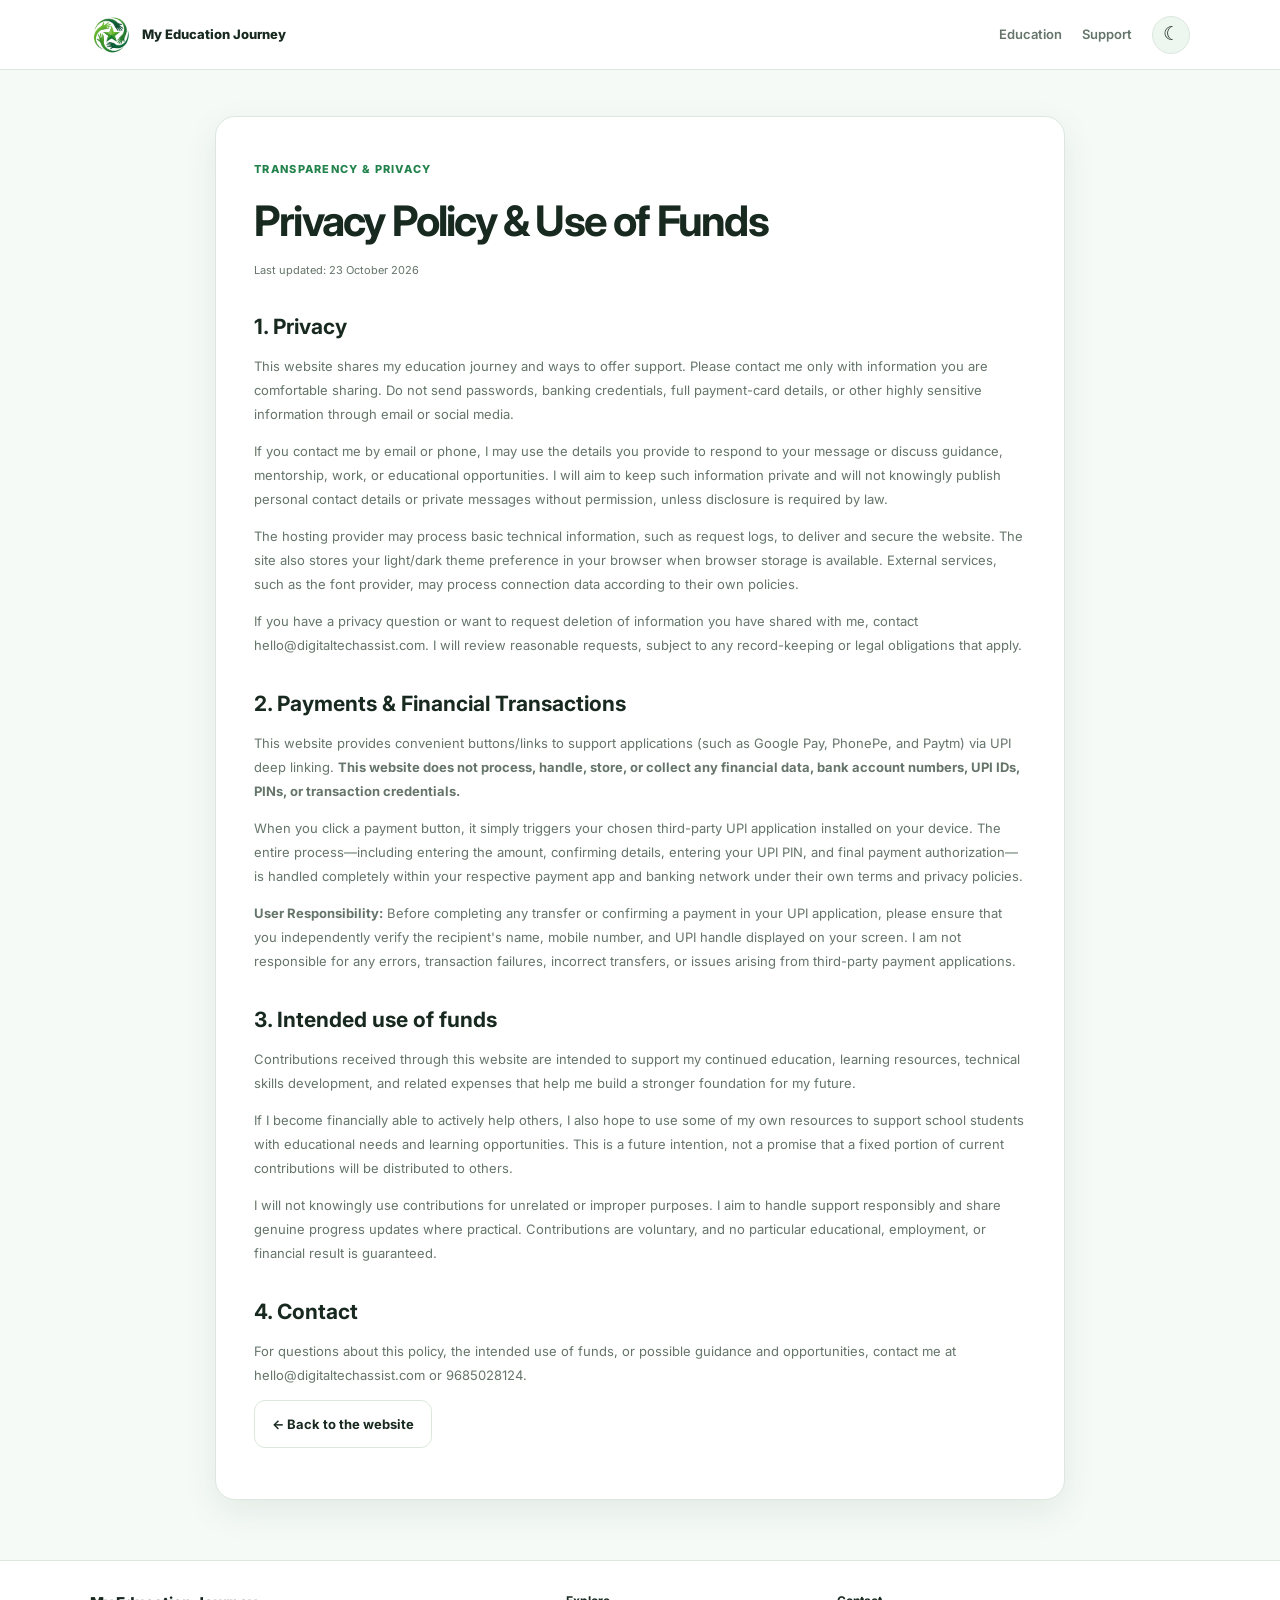
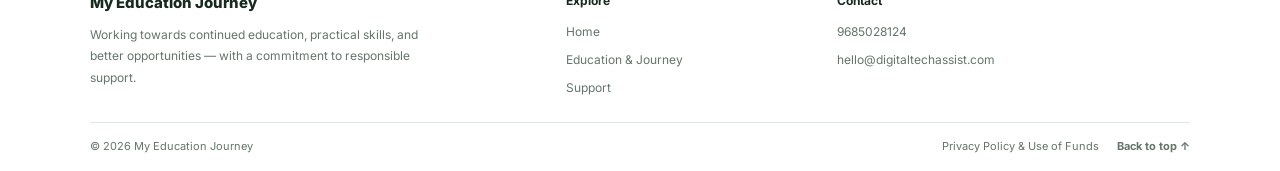
<file: privacy-policy.html>
<!DOCTYPE html>
<html lang="en">
<head>
  <meta charset="UTF-8">
  <meta name="viewport" content="width=device-width, initial-scale=1.0">
  <meta name="theme-color" content="#f5faf6">
  <meta name="description" content="Privacy information and the intended use of contributions for My Education Journey.">
  <title>Privacy Policy &amp; Use of Funds | My Education Journey</title>
  <link rel="preconnect" href="https://fonts.googleapis.com">
  <link rel="preconnect" href="https://fonts.gstatic.com" crossorigin>
  <link href="https://fonts.googleapis.com/css2?family=Inter:wght@400;500;600;700;800&display=swap" rel="stylesheet">
  <link rel="stylesheet" href="style.css">
</head>
<body>
  <header class="site-header">
    <a href="index.html#home" class="brand" aria-label="My Education Journey home">
      <img src="logo.png" alt="" class="brand-logo">
      <span class="brand-name">My Education Journey</span>
    </a>
    <nav class="header-actions" aria-label="Main navigation">
      <a href="index.html#my-story" class="nav-link">Education</a>
      <a href="index.html#support" class="nav-link">Support</a>
      <button id="themeToggle" class="theme-toggle" type="button" aria-label="Toggle dark mode">
        <span id="themeIcon">☾</span>
      </button>
    </nav>
  </header>

  <main class="policy-page section-wrap">
    <article class="policy-card">
      <span class="eyebrow">TRANSPARENCY &amp; PRIVACY</span>
      <h1>Privacy Policy &amp; Use of Funds</h1>
      <p class="policy-updated">Last updated: 23 October 2026</p>

      <section id="privacy">
        <h2>1. Privacy</h2>
        <p>
          This website shares my education journey and ways to offer support. Please contact me only
          with information you are comfortable sharing. Do not send passwords, banking credentials,
          full payment-card details, or other highly sensitive information through email or social media.
        </p>
        <p>
          If you contact me by email or phone, I may use the details you provide to respond to your
          message or discuss guidance, mentorship, work, or educational opportunities. I will aim to
          keep such information private and will not knowingly publish personal contact details or
          private messages without permission, unless disclosure is required by law.
        </p>
        <p>
          The hosting provider may process basic technical information, such as request logs, to deliver
          and secure the website. The site also stores your light/dark theme preference in your browser
          when browser storage is available. External services, such as the font provider, may process
          connection data according to their own policies.
        </p>
        <p>
          If you have a privacy question or want to request deletion of information you have shared with me,
          contact <a href="mailto:hello@digitaltechassist.com">hello@digitaltechassist.com</a>. I will review
          reasonable requests, subject to any record-keeping or legal obligations that apply.
        </p>
      </section>

      <!-- Naya Section: Payment & Financial Transactions Safety -->
      <section id="payments">
        <h2>2. Payments &amp; Financial Transactions</h2>
        <p>
          This website provides convenient buttons/links to support applications (such as Google Pay, PhonePe, and Paytm) 
          via UPI deep linking. <strong>This website does not process, handle, store, or collect any financial data, 
          bank account numbers, UPI IDs, PINs, or transaction credentials.</strong>
        </p>
        <p>
          When you click a payment button, it simply triggers your chosen third-party UPI application installed on your device. 
          The entire process—including entering the amount, confirming details, entering your UPI PIN, and final payment authorization—is 
          handled completely within your respective payment app and banking network under their own terms and privacy policies.
        </p>
        <p>
          <strong>User Responsibility:</strong> Before completing any transfer or confirming a payment in your UPI application, 
          please ensure that you independently verify the recipient's name, mobile number, and UPI handle displayed on your screen. 
          I am not responsible for any errors, transaction failures, incorrect transfers, or issues arising from third-party payment applications.
        </p>
      </section>

      <section id="use-of-funds">
        <h2>3. Intended use of funds</h2>
        <p>
          Contributions received through this website are intended to support my continued education,
          learning resources, technical skills development, and related expenses that help me build a
          stronger foundation for my future.
        </p>
        <p>
          If I become financially able to actively help others, I also hope to use some of my own resources
          to support school students with educational needs and learning opportunities. This is a future
          intention, not a promise that a fixed portion of current contributions will be distributed to others.
        </p>
        <p>
          I will not knowingly use contributions for unrelated or improper purposes. I aim to handle support
          responsibly and share genuine progress updates where practical. Contributions are voluntary, and
          no particular educational, employment, or financial result is guaranteed.
        </p>
      </section>

      <section id="contact">
        <h2>4. Contact</h2>
        <p>
          For questions about this policy, the intended use of funds, or possible guidance and opportunities,
          contact me at <a href="mailto:hello@digitaltechassist.com">hello@digitaltechassist.com</a> or
          <a href="tel:+919685028124">9685028124</a>.
        </p>
      </section>

      <p><a class="button button-secondary" href="index.html">← Back to the website</a></p>
    </article>
  </main>

  <footer class="site-footer">
    <div class="footer-main">
      <div class="footer-about">
        <a href="index.html#home" class="footer-brand">My Education Journey</a>
        <p>Working towards continued education, practical skills, and better opportunities — with a commitment to responsible support.</p>
      </div>
      <div class="footer-links">
        <h2>Explore</h2>
        <a href="index.html#home">Home</a>
        <a href="index.html#my-story">Education &amp; Journey</a>
        <a href="index.html#support">Support</a>
      </div>
      <div class="footer-contact">
        <h2>Contact</h2>
        <a href="tel:+919685028124">9685028124</a>
        <a href="mailto:hello@digitaltechassist.com">hello@digitaltechassist.com</a>
      </div>
    </div>
    <div class="footer-bottom">
      <span>© <span id="currentYear">2026</span> My Education Journey</span>
      <div class="footer-legal">
        <a href="privacy-policy.html">Privacy Policy &amp; Use of Funds</a>
        <a href="index.html#home" class="back-top">Back to top ↑</a>
      </div>
    </div>
  </footer>
  <script src="script.js"></script>
</body>
</html>
</file>
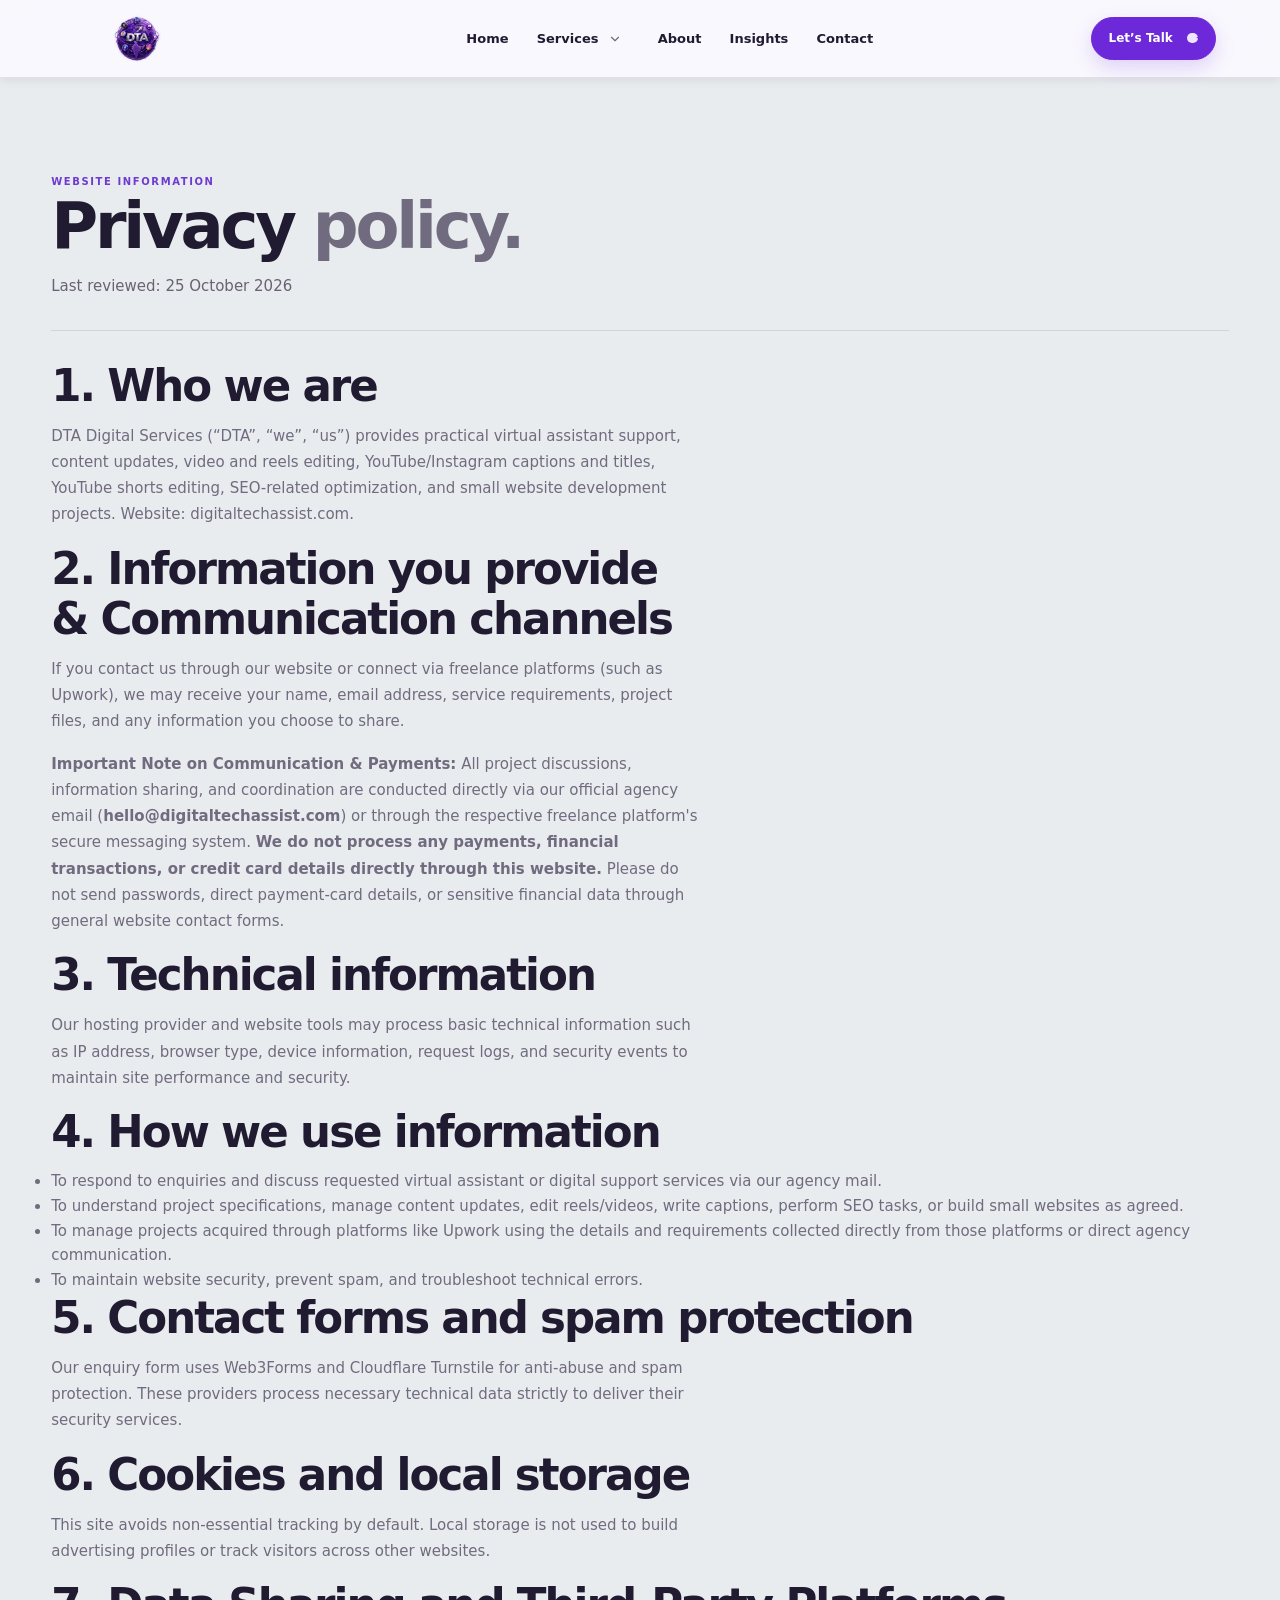
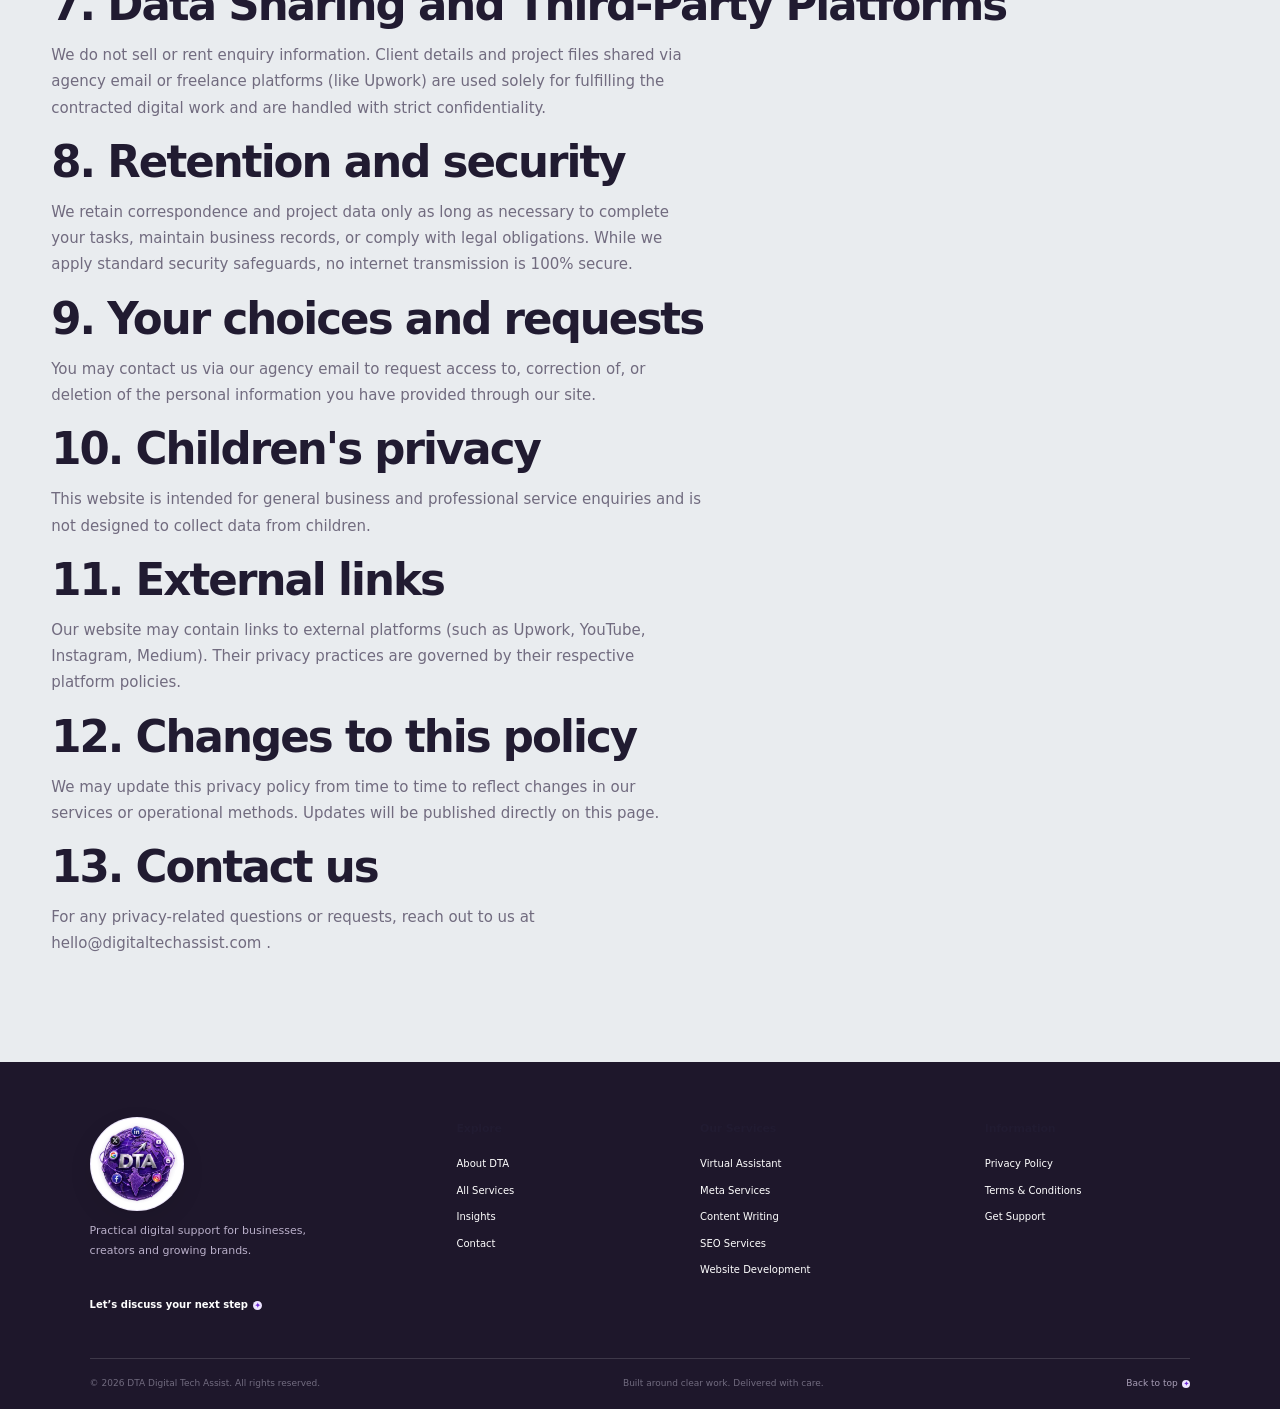
<file: privacy.html>
<!DOCTYPE html>
<html lang="en">
 <head>
  <meta charset="utf-8"/>
  <meta content="width=device-width, initial-scale=1" name="viewport"/>
  <meta content="#f7f5fc" name="theme-color"/>
  <meta content="Read how DTA Digital Services collects, uses and protects information submitted through its website and digital services." name="description"/>
  <meta content="website" property="og:type"/>
  <meta content="DTA Digital Services" property="og:site_name"/>
  <meta content="Privacy Policy | DTA Digital Services" property="og:title"/>
  <meta content="Read how DTA Digital Services collects, uses and protects information submitted through its website and digital services." property="og:description"/>
  <meta content="https://digitaltechassist.com/DTA-logo.webp" property="og:image"/>
  <link href="DTA-logo.webp" rel="icon"/>
  <link href="DTA.css" rel="stylesheet"/>
  <link href="DTA_mobile.css" rel="stylesheet"/>
  <link href="https://digitaltechassist.com/privacy.html" rel="canonical"/>
  <title>
   Privacy Policy | DTA Digital Services
  </title>
   <link rel="stylesheet" href="premium.css">
  <link rel="stylesheet" href="final-polish.css">
</head>
 <body id="top" class="premium-site">
  <header class="premium-nav"><a class="premium-brand" href="index.html" aria-label="DTA Digital Tech Assist home"><img src="DTA-logo.webp" alt="DTA Digital Tech Assist"></a><button class="premium-menu-toggle" aria-expanded="false" aria-label="Open navigation">☰</button><nav class="premium-links" aria-label="Main navigation"><a href="index.html">Home</a><div class="premium-dropdown"><a href="services.html">Services</a><button class="premium-drop-toggle" aria-label="Show service pages" aria-expanded="false"><svg class="dta-chevron-icon" viewBox="0 0 24 24" aria-hidden="true"><path d="m6 9 6 6 6-6"/></svg></button><div class="premium-drop-menu"><a href="virtual-assistant.html">Virtual Assistant</a><a href="meta-services.html">Meta Services</a><a href="content-writing.html">Content Writing</a><a href="seo.html">SEO Services</a><a href="website-development.html">Website Development</a></div></div><a href="about.html">About</a><a href="insights.html">Insights</a><a href="contact.html">Contact</a></nav><div class="premium-nav-actions"><a class="premium-nav-cta" href="contact.html">Let’s Talk <span><span class="dta-symbol-icon" aria-hidden="true">✦</span></span></a></div></header>

  <main id="main">
   <section class="section">
    <div class="container prose">
     <!-- Badge, Heading & Date ab isi card section ke andar hain -->
     <div class="eyebrow">Website information</div>
     <h1>Privacy <span class="gradient-text">policy.</span></h1>
     <p style="margin-bottom: 30px; color: var(--muted);">Last reviewed: 25 October 2026</p>
     <hr style="border: none; border-top: 1px solid var(--border); margin-bottom: 30px;">

     <h2>
      1. Who we are
     </h2>
     <p>
      DTA Digital Services (&ldquo;DTA&rdquo;, &ldquo;we&rdquo;, &ldquo;us&rdquo;) provides practical virtual assistant support, content updates, video and reels editing, YouTube/Instagram captions and titles, YouTube shorts editing, SEO-related optimization, and small website development projects. Website:
      <a href="https://digitaltechassist.com">
       digitaltechassist.com.
      </a>
     </p>
     <h2>
      2. Information you provide &amp; Communication channels
     </h2>
     <p>
      If you contact us through our website or connect via freelance platforms (such as Upwork), we may receive your name, email address, service requirements, project files, and any information you choose to share.
     </p>
     <p>
      <strong>Important Note on Communication &amp; Payments:</strong> All project discussions, information sharing, and coordination are conducted directly via our official agency email (<strong><a href="mailto:hello@digitaltechassist.com">hello@digitaltechassist.com</a></strong>) or through the respective freelance platform's secure messaging system. <strong>We do not process any payments, financial transactions, or credit card details directly through this website.</strong> Please do not send passwords, direct payment-card details, or sensitive financial data through general website contact forms.
     </p>
     <h2>
      3. Technical information
     </h2>
     <p>
      Our hosting provider and website tools may process basic technical information such as IP address, browser type, device information, request logs, and security events to maintain site performance and security.
     </p>
     <h2>
      4. How we use information
     </h2>
     <ul>
      <li>
       To respond to enquiries and discuss requested virtual assistant or digital support services via our agency mail.
      </li>
      <li>
       To understand project specifications, manage content updates, edit reels/videos, write captions, perform SEO tasks, or build small websites as agreed.
      </li>
      <li>
       To manage projects acquired through platforms like Upwork using the details and requirements collected directly from those platforms or direct agency communication.
      </li>
      <li>
       To maintain website security, prevent spam, and troubleshoot technical errors.
      </li>
     </ul>
     <h2>
      5. Contact forms and spam protection
     </h2>
     <p>
      Our enquiry form uses Web3Forms and Cloudflare Turnstile for anti-abuse and spam protection. These providers process necessary technical data strictly to deliver their security services.
     </p>
     <h2>
      6. Cookies and local storage
     </h2>
     <p>
      This site avoids non-essential tracking by default. Local storage is not used to build advertising profiles or track visitors across other websites.
     </p>
     <h2>
      7. Data Sharing and Third-Party Platforms
     </h2>
     <p>
      We do not sell or rent enquiry information. Client details and project files shared via agency email or freelance platforms (like Upwork) are used solely for fulfilling the contracted digital work and are handled with strict confidentiality.
     </p>
     <h2>
      8. Retention and security
     </h2>
     <p>
      We retain correspondence and project data only as long as necessary to complete your tasks, maintain business records, or comply with legal obligations. While we apply standard security safeguards, no internet transmission is 100% secure.
     </p>
     <h2>
      9. Your choices and requests
     </h2>
     <p>
      You may contact us via our agency email to request access to, correction of, or deletion of the personal information you have provided through our site.
     </p>
     <h2>
      10. Children's privacy
     </h2>
     <p>
      This website is intended for general business and professional service enquiries and is not designed to collect data from children.
     </p>
     <h2>
      11. External links
     </h2>
     <p>
      Our website may contain links to external platforms (such as Upwork, YouTube, Instagram, Medium). Their privacy practices are governed by their respective platform policies.
     </p>
     <h2>
      12. Changes to this policy
     </h2>
     <p>
      We may update this privacy policy from time to time to reflect changes in our services or operational methods. Updates will be published directly on this page.
     </p>
     <h2>
      13. Contact us
     </h2>
     <p>
      For any privacy-related questions or requests, reach out to us at 
      <a href="mailto:hello@digitaltechassist.com">
       hello@digitaltechassist.com .
      </a>
     </p>
    </div>
   </section>
  </main>

  <!-- ========================= FOOTER ========================= -->
  <footer class="premium-footer"><div class="premium-footer-main"><div class="premium-footer-brand"><a href="index.html"><img src="DTA-logo.webp" alt="DTA Digital Tech Assist"></a><p>Practical digital support for businesses, creators and growing brands.</p><a class="footer-email" href="contact.html">Let’s discuss your next step <span class="dta-symbol-icon" aria-hidden="true">✦</span></a></div><div><h3>Explore</h3><a href="about.html">About DTA</a><a href="services.html">All Services</a><a href="insights.html">Insights</a><a href="contact.html">Contact</a></div><div><h3>Our Services</h3><a href="virtual-assistant.html">Virtual Assistant</a><a href="meta-services.html">Meta Services</a><a href="content-writing.html">Content Writing</a><a href="seo.html">SEO Services</a><a href="website-development.html">Website Development</a></div><div><h3>Information</h3><a href="privacy.html">Privacy Policy</a><a href="terms.html">Terms &amp; Conditions</a><a href="contact.html">Get Support</a></div></div><div class="premium-footer-bottom"><span>© <span data-year></span> DTA Digital Tech Assist. All rights reserved.</span><span>Built around clear work. Delivered with care.</span><a href="#top">Back to top <span class="dta-symbol-icon" aria-hidden="true">✦</span></a></div></footer>

  <script src="DTA.js"></script>
<script src="premium.js"></script>
 </body>
</html>
</file>
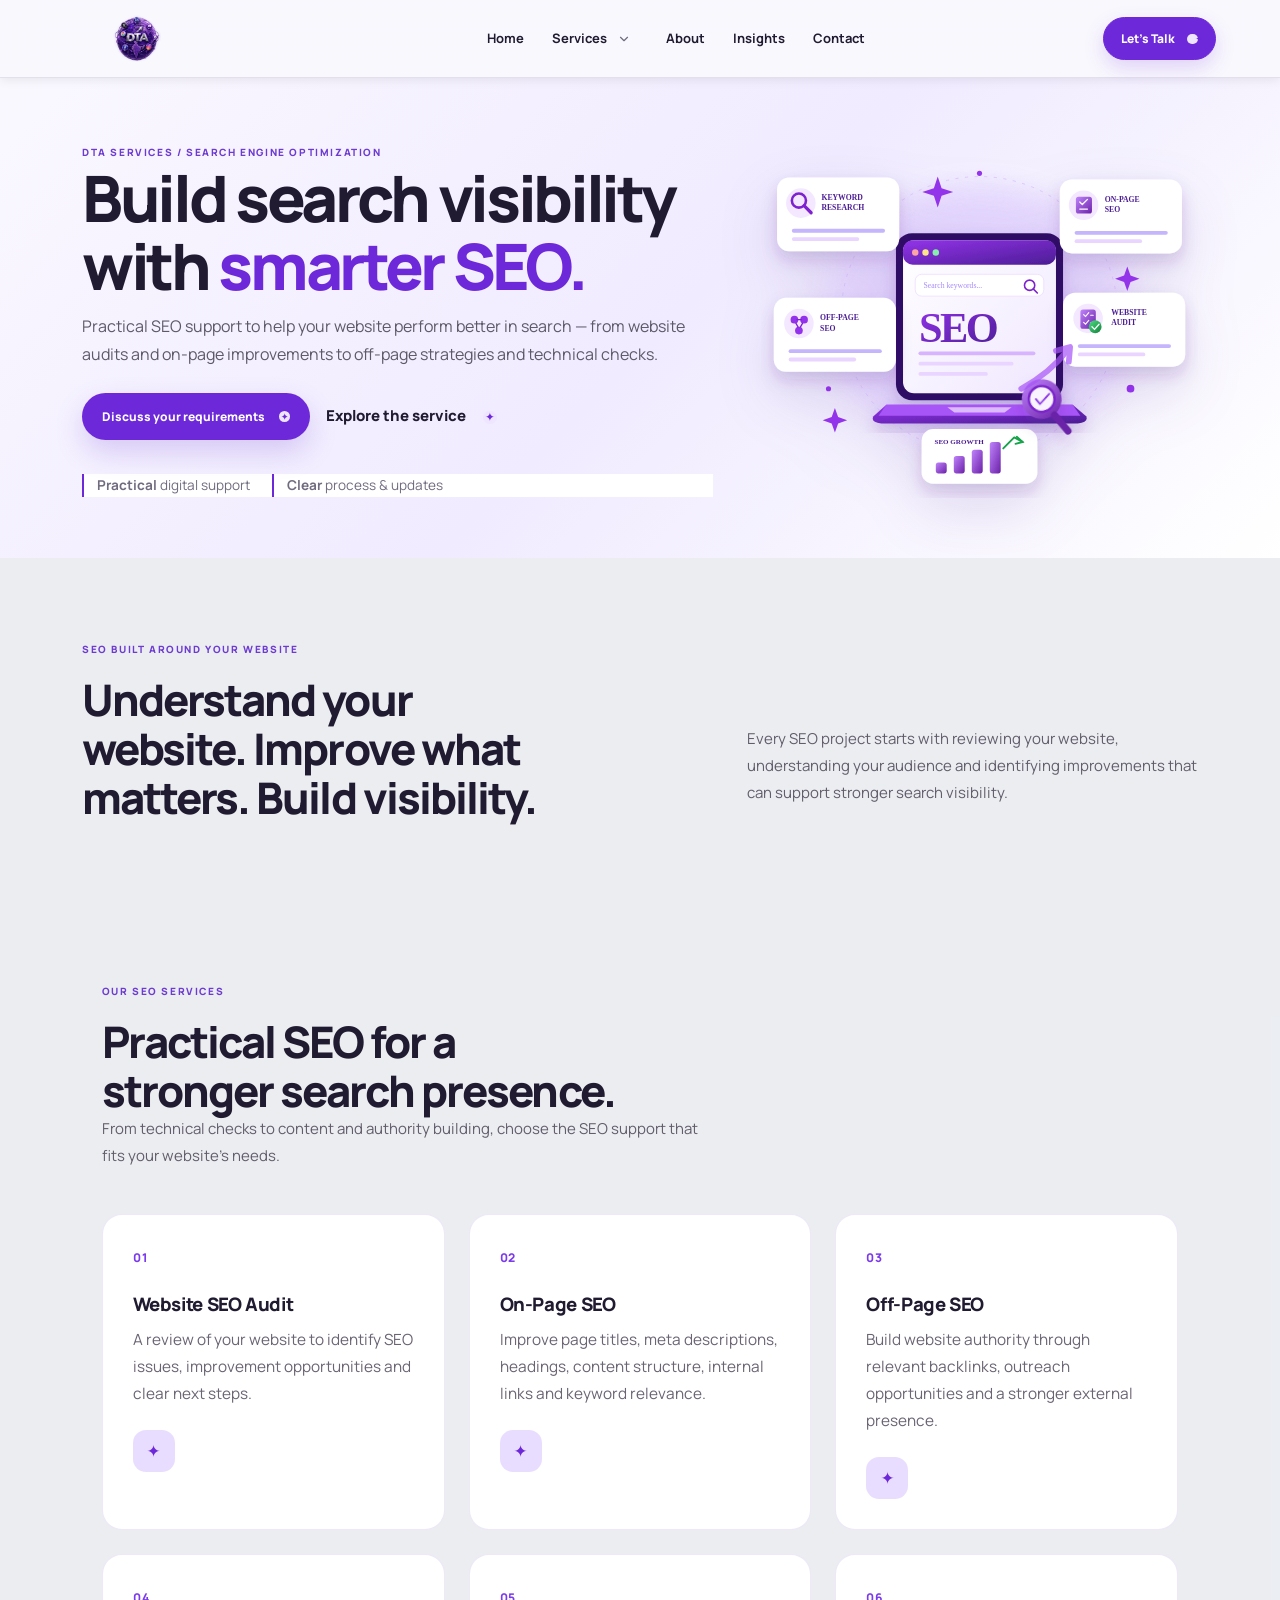
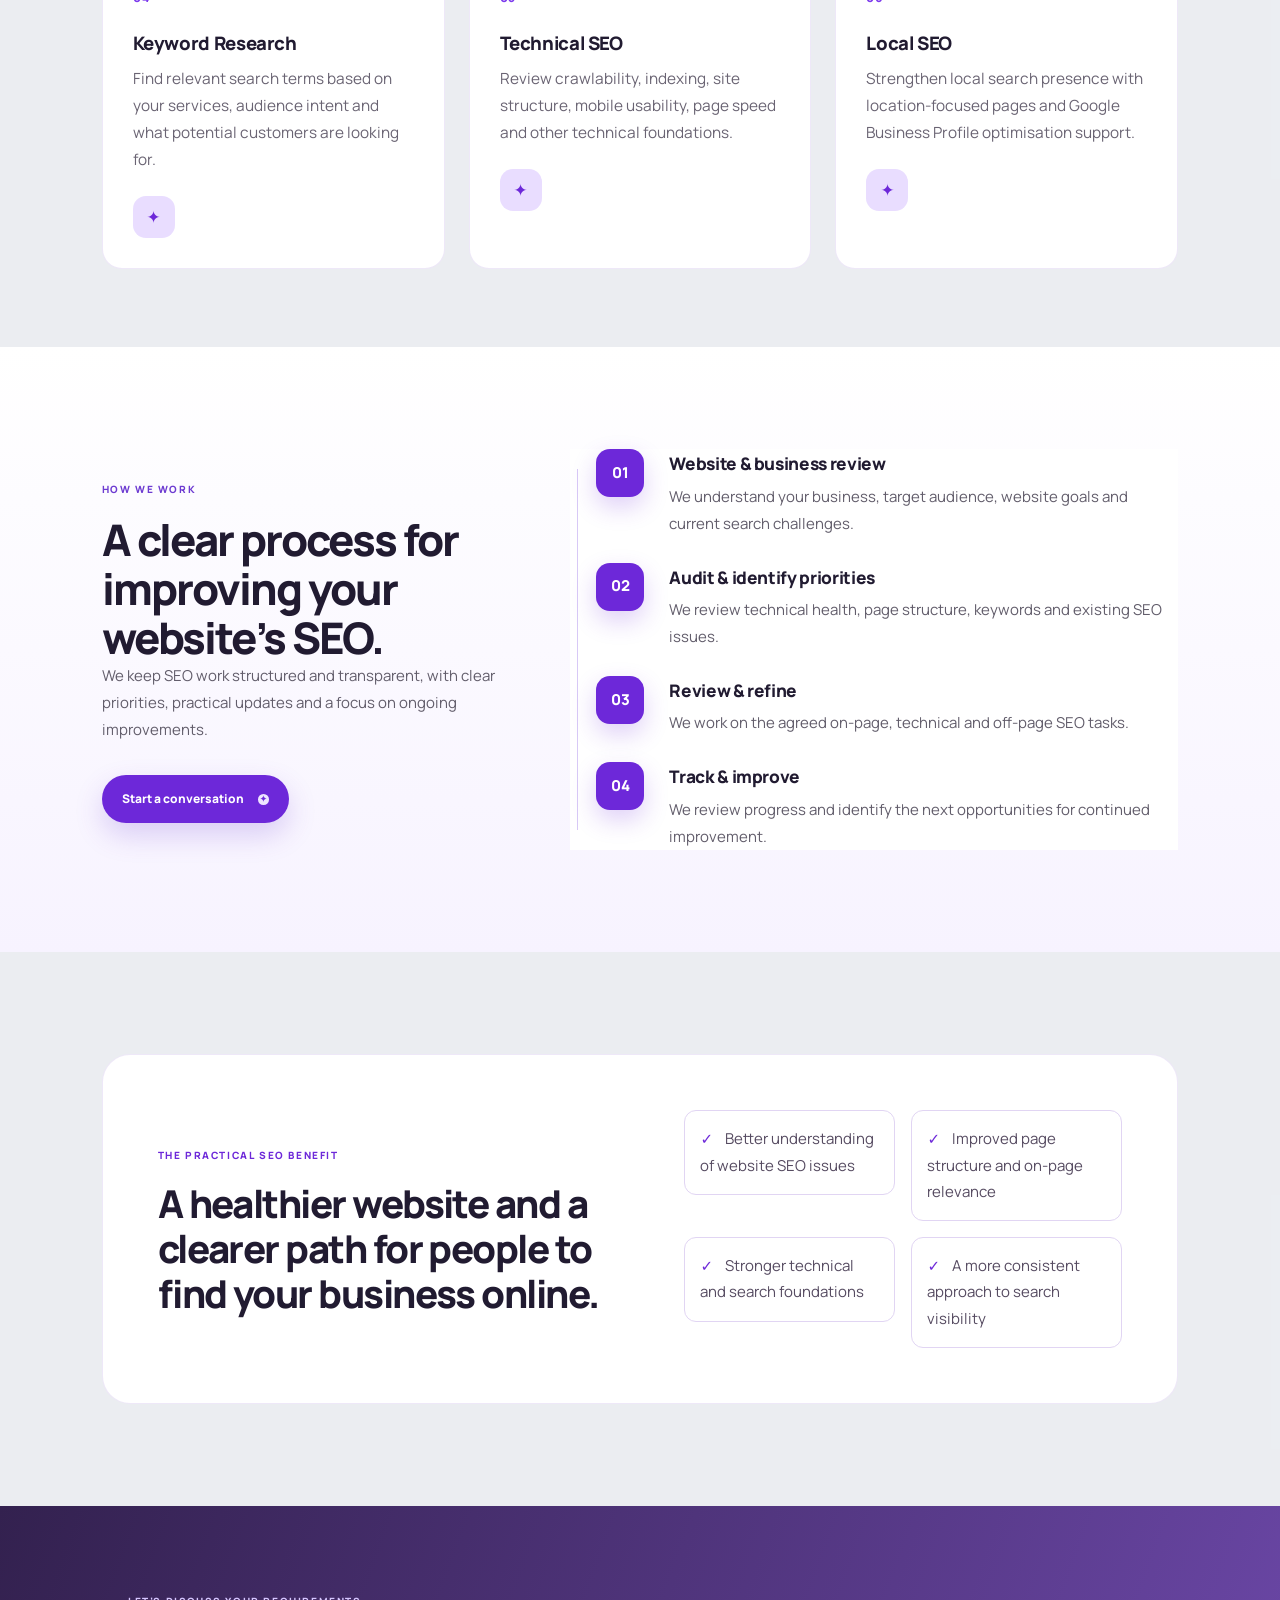
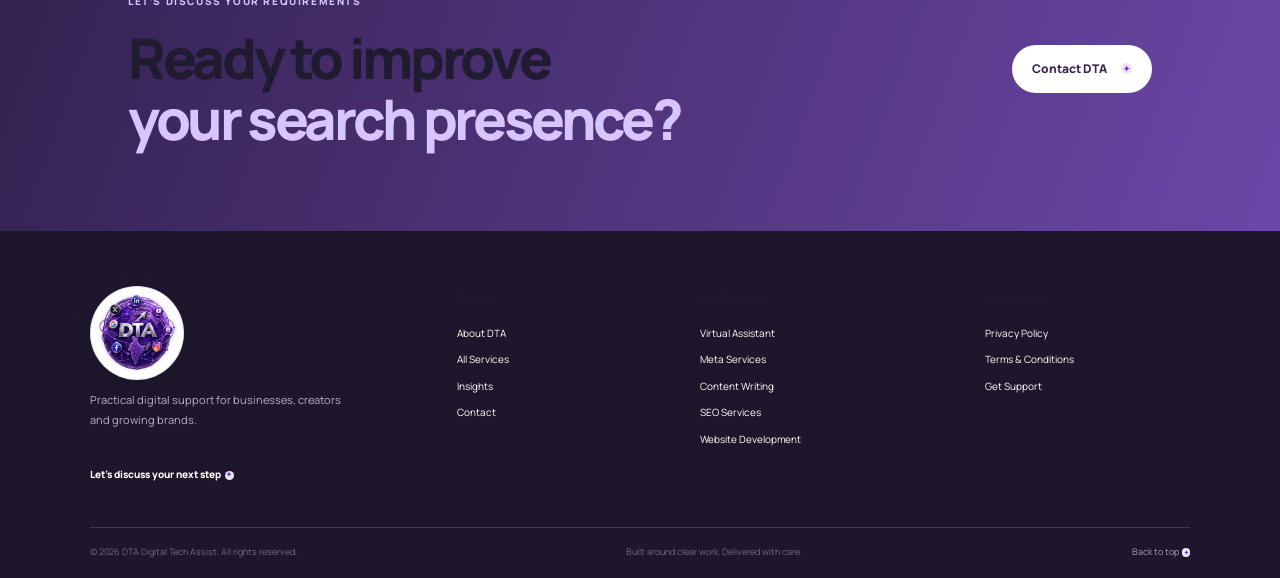
<file: seo.html>
<!doctype html>
<html lang="en">
<head>
  <meta charset="utf-8">
  <meta name="viewport" content="width=device-width,initial-scale=1">
  <meta name="description" content="SEO services by DTA Digital Tech Assist, including website audits, on-page SEO, off-page SEO, keyword research and technical SEO.">
  <title>Content Writing & Creation | DTA Digital Tech Assist</title>
  
  <link rel="preconnect" href="https://fonts.googleapis.com">
  <link rel="preconnect" href="https://fonts.gstatic.com" crossorigin>
  <link href="https://fonts.googleapis.com/css2?family=Manrope:wght@400;500;600;700;800&display=swap" rel="stylesheet">
  <link href="https://cdn.jsdelivr.net/npm/bootstrap@5.3.3/dist/css/bootstrap.min.css" rel="stylesheet">
  
  <link rel="stylesheet" href="DTA.css">
  <link rel="stylesheet" href="DTA_mobile.css">
  <link rel="stylesheet" href="premium.css">
  <link rel="stylesheet" href="final-polish.css">
  
  <style>
    .ss-hero {
      padding-top: clamp(24px, 4vw, 45px) !important;
      padding-bottom: clamp(24px, 4vw, 45px) !important;
    }
  </style>
  <link rel="stylesheet" href="subpages-final.css">
</head>

<body class="premium-site ss-page dta-subpage-theme" id="top">

  <!-- HEADER -->
  <header class="premium-nav">
    <a class="premium-brand" href="index.html" aria-label="DTA Digital Tech Assist home">
      <img src="DTA-logo.webp" alt="DTA Digital Tech Assist">
    </a>
    <button class="premium-menu-toggle" aria-expanded="false" aria-label="Open navigation">☰</button>
    
    <nav class="premium-links" aria-label="Main navigation">
      <a href="index.html">Home</a>
      <div class="premium-dropdown">
        <a href="services.html">Services</a>
        <button class="premium-drop-toggle" aria-label="Show service pages" aria-expanded="false">
          <svg class="dta-chevron-icon" viewBox="0 0 24 24" aria-hidden="true"><path d="m6 9 6 6 6-6"/></svg>
        </button>
        <div class="premium-drop-menu">
          <a href="virtual-assistant.html">Virtual Assistant</a>
          <a href="meta-services.html">Meta Services</a>
          <a href="content-writing.html">Content Writing</a>
          <a href="seo.html">SEO Services</a>
          <a href="website-development.html">Website Development</a>
        
        </div>
      </div>
      <a href="about.html">About</a>
      <a href="insights.html">Insights</a>
      <a href="contact.html">Contact</a>
    </nav>
    
    <div class="premium-nav-actions">
      <a class="premium-nav-cta" href="contact.html">Let’s Talk <span><span class="dta-symbol-icon" aria-hidden="true">✦</span></span></a>
    </div>
  </header>

  <!-- MAIN CONTENT -->
  <main>
    <!-- HERO SECTION -->
    <section class="ss-hero overflow-hidden">
      <div class="container">
        <div class="row align-items-center g-5">
          <div class="col-lg-7">
            <div class="ss-reveal">
              <span class="eyebrow">DTA SERVICES / SEARCH ENGINE OPTIMIZATION</span>
              <h1>Build search visibility with <em>smarter SEO.</em></h1>
              <p>Practical SEO support to help your website perform better in search — from website audits and on-page improvements to off-page strategies and technical checks.</p>
              <div class="d-flex flex-wrap gap-3 mt-4">
                <a class="p-btn p-btn-primary" href="contact.html">Discuss your requirements <span class="dta-symbol-icon" aria-hidden="true">✦</span></a>
                <a class="ss-text-link" href="#services">Explore the service <span><span class="dta-symbol-icon" aria-hidden="true">✦</span></span></a>
              </div>
              <div class="ss-mini-proof">
                <span><b>Practical</b> digital support</span>
                <span><b>Clear</b> process & updates</span>
              </div>
            </div>
          </div>
          <div class="col-lg-5">
            <div class="ss-visual ss-reveal">
              <div class="ss-glow"></div>
              <img src="seo.svg" alt="SEO Services illustration">
            </div>
          </div>
        </div>
      </div>
    </section>

    <!-- INTRO SECTION -->
    <section class="ss-intro p-section">
      <div class="container">
        <div class="row align-items-end g-4">
          <div class="col-lg-6">
            <span class="eyebrow">SEO BUILT AROUND YOUR WEBSITE</span>
            <h2>Understand your website. Improve what matters. Build visibility.</h2>
          </div>
          <div class="col-lg-5 offset-lg-1">
            <p>Every SEO project starts with reviewing your website, understanding your audience and identifying improvements that can support stronger search visibility.</p>
          </div>
        </div>
      </div>
    </section>

    <!-- SERVICES CARDS SECTION -->
    <section class="ss-services p-section" id="services">
      <div class="container">
        <div class="ss-heading">
          <span class="eyebrow">OUR SEO SERVICES</span>
          <h2>Practical SEO for a stronger search presence.</h2>
          <p>From technical checks to content and authority building, choose the SEO support that fits your website’s needs.</p>
        </div>
        <div class="row g-4">
          <div class="col-md-6 col-xl-4">
            <article class="ss-card">
              <span>01</span>
              <h3>Website SEO Audit</h3>
              <p>A review of your website to identify SEO issues, improvement opportunities and clear next steps.</p>
              <div class="ss-card-arrow"><span class="dta-symbol-icon" aria-hidden="true">✦</span></div>
            </article>
          </div>
          <div class="col-md-6 col-xl-4">
            <article class="ss-card">
              <span>02</span>
              <h3>On-Page SEO</h3>
              <p>Improve page titles, meta descriptions, headings, content structure, internal links and keyword relevance.</p>
              <div class="ss-card-arrow"><span class="dta-symbol-icon" aria-hidden="true">✦</span></div>
            </article>
          </div>
          <div class="col-md-6 col-xl-4">
            <article class="ss-card">
              <span>03</span>
              <h3>Off-Page SEO</h3>
              <p>Build website authority through relevant backlinks, outreach opportunities and a stronger external presence.</p>
              <div class="ss-card-arrow"><span class="dta-symbol-icon" aria-hidden="true">✦</span></div>
            </article>
          </div>
          <div class="col-md-6 col-xl-4">
            <article class="ss-card">
              <span>04</span>
              <h3>Keyword Research</h3>
              <p>Find relevant search terms based on your services, audience intent and what potential customers are looking for.</p>
              <div class="ss-card-arrow"><span class="dta-symbol-icon" aria-hidden="true">✦</span></div>
            </article>
          </div>
          <div class="col-md-6 col-xl-4">
            <article class="ss-card">
              <span>05</span>
              <h3>Technical SEO</h3>
              <p>Review crawlability, indexing, site structure, mobile usability, page speed and other technical foundations.</p>
              <div class="ss-card-arrow"><span class="dta-symbol-icon" aria-hidden="true">✦</span></div>
            </article>
          </div>
          <div class="col-md-6 col-xl-4">
            <article class="ss-card">
              <span>06</span>
              <h3>Local SEO</h3>
              <p>Strengthen local search presence with location-focused pages and Google Business Profile optimisation support.</p>
              <div class="ss-card-arrow"><span class="dta-symbol-icon" aria-hidden="true">✦</span></div>
            </article>
          </div>
        </div>
      </div>
    </section>

    <!-- PROCESS SECTION -->
    <section class="ss-process p-section">
      <div class="container">
        <div class="row align-items-center g-5">
          <div class="col-lg-5">
            <span class="eyebrow">HOW WE WORK</span>
            <h2>A clear process for improving your website’s SEO.</h2>
            <p>We keep SEO work structured and transparent, with clear priorities, practical updates and a focus on ongoing improvements.</p>
            <a class="p-btn p-btn-primary mt-3" href="contact.html">Start a conversation <span class="dta-symbol-icon" aria-hidden="true">✦</span></a>
          </div>
          <div class="col-lg-7">
            <div class="ss-timeline">
              <article>
                <span>01</span>
                <div>
                  <h3>Website &amp; business review</h3>
                  <p>We understand your business, target audience, website goals and current search challenges.</p>
                </div>
              </article>
              <article>
                <span>02</span>
                <div>
                  <h3>Audit &amp; identify priorities</h3>
                  <p>We review technical health, page structure, keywords and existing SEO issues.</p>
                </div>
              </article>
              <article>
                <span>03</span>
                <div>
                  <h3>Review & refine</h3>
                  <p>We work on the agreed on-page, technical and off-page SEO tasks.</p>
                </div>
              </article>
              <article>
                <span>04</span>
                <div>
                  <h3>Track &amp; improve</h3>
                  <p>We review progress and identify the next opportunities for continued improvement.</p>
                </div>
              </article>
            </div>
          </div>
        </div>
      </div>
    </section>

    <!-- BENEFITS SECTION -->
    <section class="ss-benefits p-section">
      <div class="container">
        <div class="ss-benefit-box">
          <div>
            <span class="eyebrow">THE PRACTICAL SEO BENEFIT</span>
            <h2>A healthier website and a clearer path for people to find your business online.</h2>
          </div>
          <div class="row g-3">
            <div class="col-sm-6"><p><b>✓</b> Better understanding of website SEO issues</p></div>
            <div class="col-sm-6"><p><b>✓</b> Improved page structure and on-page relevance</p></div>
            <div class="col-sm-6"><p><b>✓</b> Stronger technical and search foundations</p></div>
            <div class="col-sm-6"><p><b>✓</b> A more consistent approach to search visibility</p></div>
          </div>
        </div>
      </div>
    </section>

    <!-- FINAL CTA SECTION -->
    <section class="p-final-cta">
      <div>
        <span class="eyebrow">LET’S DISCUSS YOUR REQUIREMENTS</span>
        <h2>Ready to improve<br><em>your search presence?</em></h2>
      </div>
      <a class="p-btn p-btn-light" href="contact.html">Contact DTA <span class="dta-symbol-icon" aria-hidden="true">✦</span></a>
    </section>
  </main>

  <!-- FOOTER -->
  <footer class="premium-footer">
    <div class="premium-footer-main">
      <div class="premium-footer-brand">
        <a href="index.html"><img src="DTA-logo.webp" alt="DTA Digital Tech Assist"></a>
        <p>Practical digital support for businesses, creators and growing brands.</p>
        <a class="footer-email" href="mailto:hello@digitaltechassist.com">Let’s discuss your next step <span class="dta-symbol-icon" aria-hidden="true">✦</span></a>
      </div>
      <div>
        <h3>Explore</h3>
        <a href="about.html">About DTA</a>
        <a href="services.html">All Services</a>
        <a href="insights.html">Insights</a>
        <a href="contact.html">Contact</a>
      </div>
      <div>
        <h3>Our Services</h3>
        <a href="virtual-assistant.html">Virtual Assistant</a>
        <a href="meta-services.html">Meta Services</a>
        <a href="content-writing.html">Content Writing</a>
        <a href="seo.html">SEO Services</a>
        <a href="website-development.html">Website Development</a>
      </div>
      <div>
        <h3>Information</h3>
        <a href="privacy.html">Privacy Policy</a>
        <a href="terms.html">Terms &amp; Conditions</a>
        <a href="contact.html">Get Support</a>
      </div>
    </div>
    <div class="premium-footer-bottom">
      <span>© <span data-year></span> DTA Digital Tech Assist. All rights reserved.</span>
      <span>Built around clear work. Delivered with care.</span>
      <a href="#top">Back to top <span class="dta-symbol-icon" aria-hidden="true">✦</span></a>
    </div>
  </footer>

  <!-- SCRIPTS -->
  <script src="https://cdn.jsdelivr.net/npm/bootstrap@5.3.3/dist/js/bootstrap.bundle.min.js"></script>
  <script src="DTA.js"></script>
  <script src="premium.js"></script>
</body>
</html>
</file>
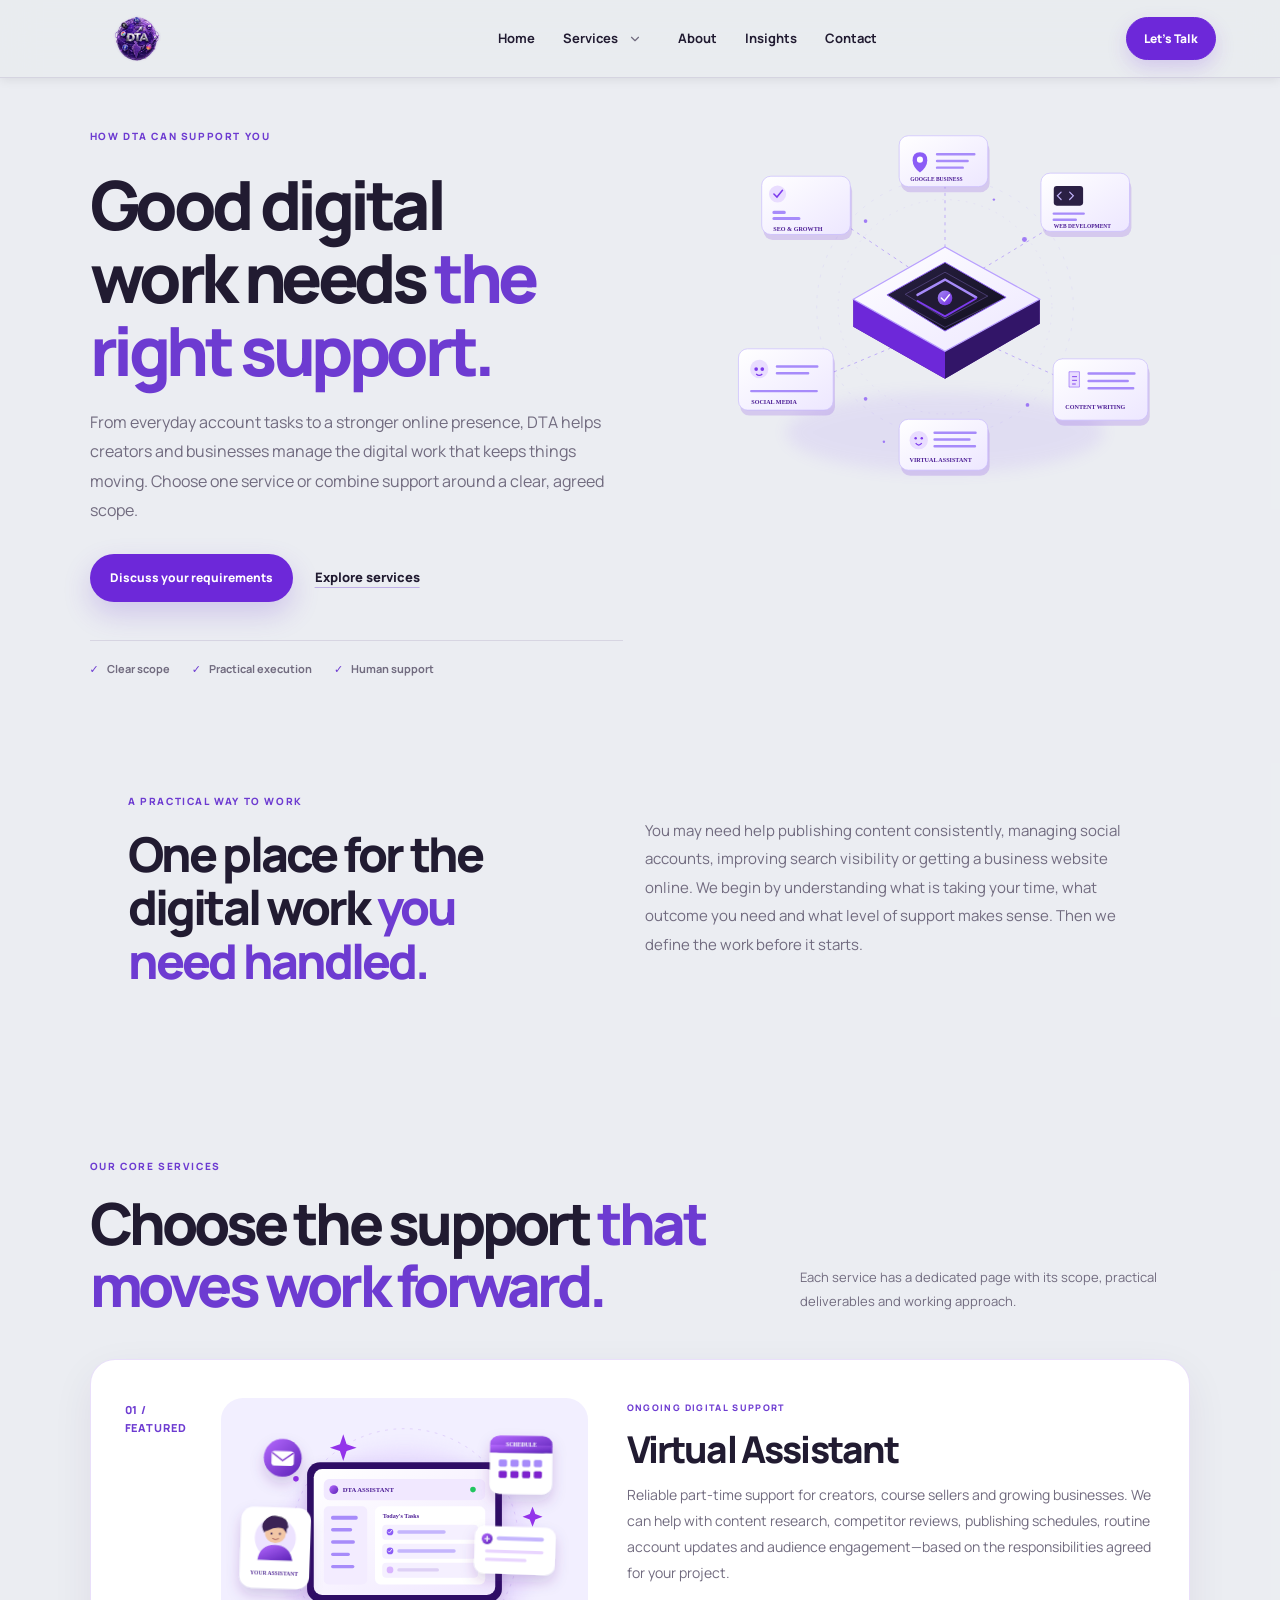
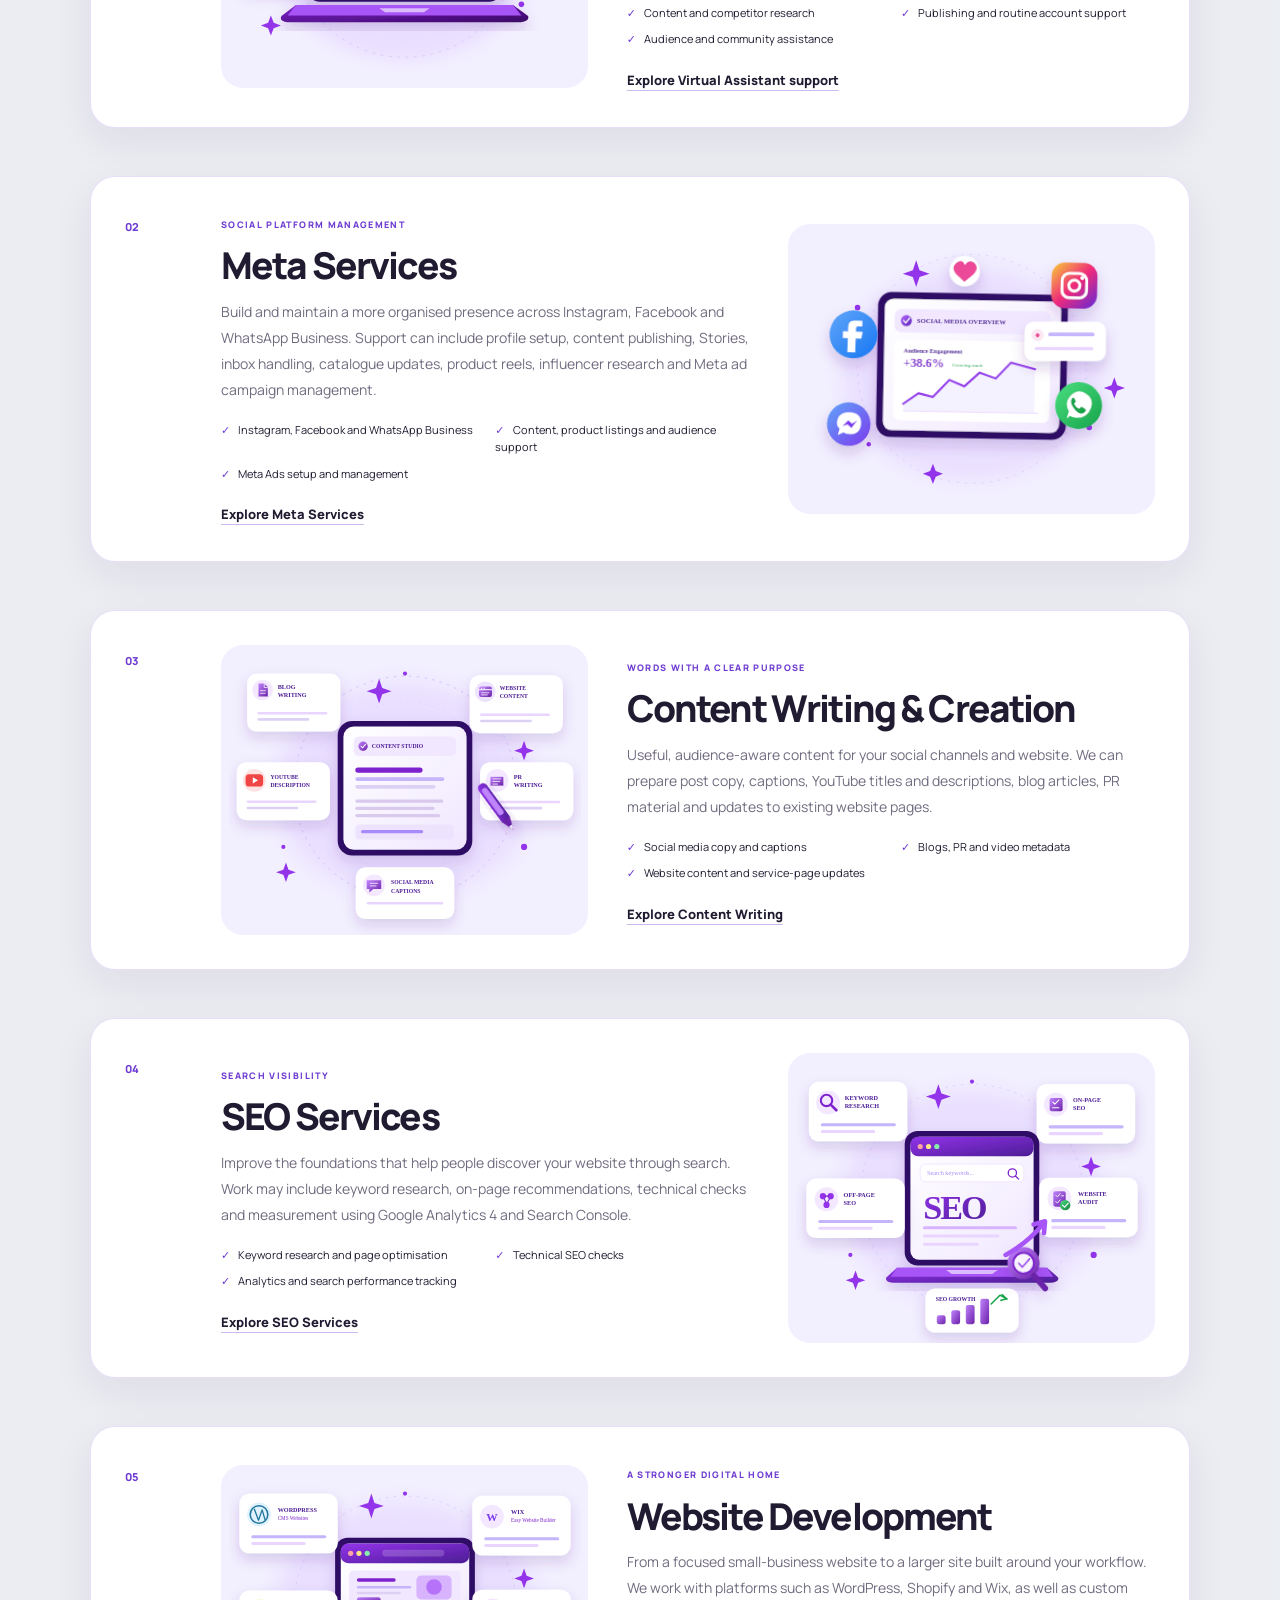
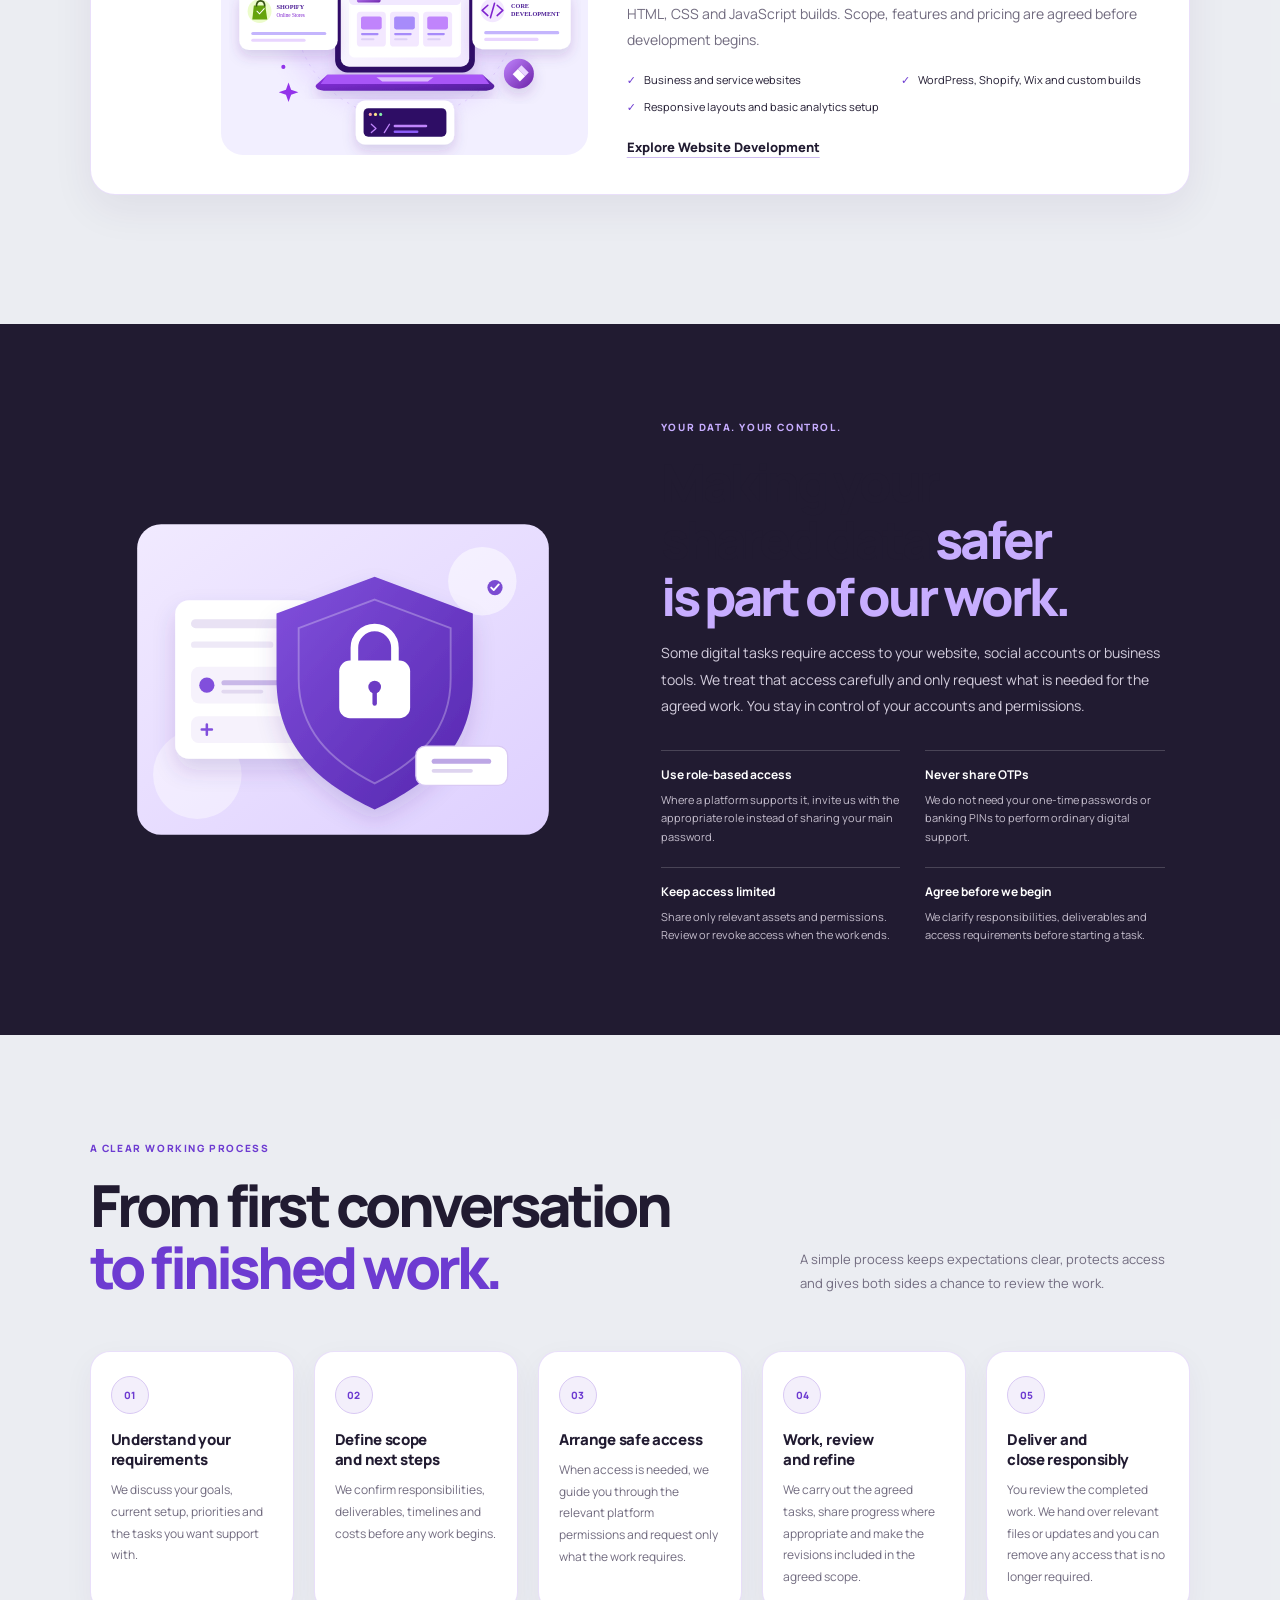
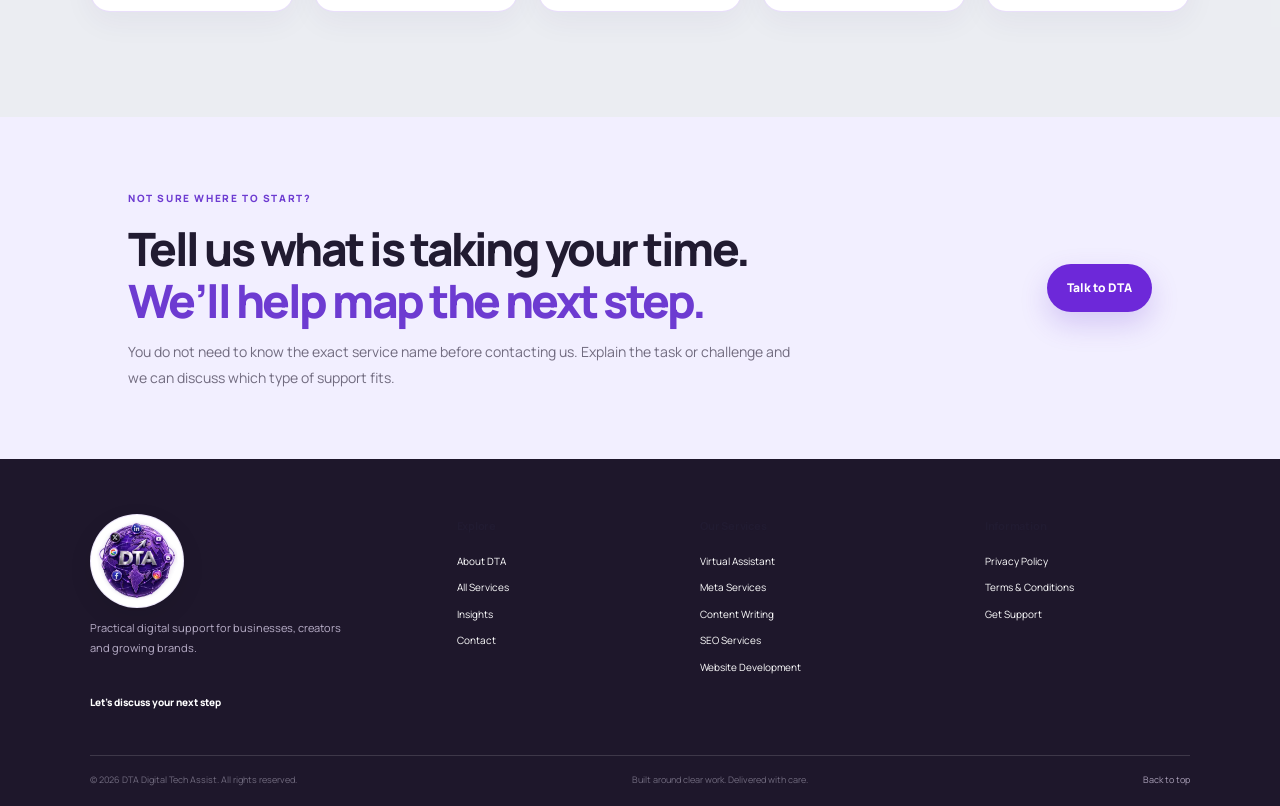
<file: services.html>
<!doctype html>
<html lang="en">
<head>
  <meta charset="utf-8">
  <meta name="viewport" content="width=device-width, initial-scale=1">
  <meta name="description" content="Explore practical digital support from DTA: virtual assistance, Meta services, content creation, SEO and website development.">
  <meta name="theme-color" content="#fbfaff">
  <title>Our Services | DTA Digital Tech Assist</title>
  <link rel="preconnect" href="https://fonts.googleapis.com">
  <link rel="preconnect" href="https://fonts.gstatic.com" crossorigin>
  <link href="https://fonts.googleapis.com/css2?family=Manrope:wght@400;500;600;700;800&display=swap" rel="stylesheet">
  <link rel="stylesheet" href="DTA.css">
  <link rel="stylesheet" href="DTA_mobile.css">
  <link rel="stylesheet" href="premium.css">
  <link rel="stylesheet" href="services-overview.css">
  <link rel="stylesheet" href="landing-page.css">
  <link rel="stylesheet" href="final-polish.css">
  <style>
    .premium-hero, .dta-contact-hero, .about-page-hero, .services-intro-hero {
      padding-top: clamp(24px, 4vw, 45px) !important;
      padding-bottom: clamp(24px, 4vw, 45px) !important;
    }

    .premium-hero, .services-intro-hero {
  align-items: flex-start !important; /* Isse image aur content upar ki taraf align ho jayenge */
}
  </style>
</head>
<body class="premium-site" id="top">
  <header class="premium-nav">
    <a class="premium-brand" href="index.html" aria-label="DTA Digital Tech Assist home"><img src="DTA-logo.webp" alt="DTA Digital Tech Assist"></a>
    <button class="premium-menu-toggle" aria-expanded="false" aria-label="Open navigation">☰</button>
    <nav class="premium-links" aria-label="Main navigation">
      <a href="index.html">Home</a>
      <div class="premium-dropdown"><a href="services.html" aria-current="page">Services</a><button class="premium-drop-toggle" aria-label="Show service pages" aria-expanded="false"><svg class="dta-chevron-icon" viewBox="0 0 24 24" aria-hidden="true"><path d="m6 9 6 6 6-6"/></svg></button>
        <div class="premium-drop-menu"><a href="virtual-assistant.html">Virtual Assistant</a><a href="meta-services.html">Meta Services</a><a href="content-writing.html">Content Writing</a><a href="seo.html">SEO Services</a><a href="website-development.html">Website Development</a>    
</div>
      </div>
      <a href="about.html">About</a><a href="insights.html">Insights</a><a href="contact.html">Contact</a>
    </nav>
    <div class="premium-nav-actions"><a class="premium-nav-cta" href="contact.html">Let’s Talk</a></div>
  </header>

  <main class="services-overview">
    <section class="services-intro-hero">
      <div class="services-hero-copy reveal">
        <span class="eyebrow">HOW DTA CAN SUPPORT YOU</span>
        <h1>Good digital work needs <em>the right support.</em></h1>
        <p>From everyday account tasks to a stronger online presence, DTA helps creators and businesses manage the digital work that keeps things moving. Choose one service or combine support around a clear, agreed scope.</p>
        <div class="services-hero-actions"><a class="p-btn p-btn-primary" href="contact.html">Discuss your requirements</a><a class="services-text-link" href="#our-services">Explore services</a></div>
        <div class="services-hero-points"><span>Clear scope</span><span>Practical execution</span><span>Human support</span></div>
      </div>
      <div class="services-hero-visual reveal"><img src="services-hero.svg" alt="Illustration representing connected digital services and organised business support" loading="eager"></div>
    </section>

    <section class="services-intro-band">
      <div class="services-intro-heading"><span class="eyebrow">A PRACTICAL WAY TO WORK</span><h2>One place for the digital work <em>you need handled.</em></h2></div>
      <p>You may need help publishing content consistently, managing social accounts, improving search visibility or getting a business website online. We begin by understanding what is taking your time, what outcome you need and what level of support makes sense. Then we define the work before it starts.</p>
    </section>

    <section class="services-list-section p-section" id="our-services">
      <div class="p-section-head services-section-head"><div><span class="eyebrow">OUR CORE SERVICES</span><h2>Choose the support <em>that moves work forward.</em></h2></div><p>Each service has a dedicated page with its scope, practical deliverables and working approach.</p></div>
      <div class="service-feature-list">
        <article class="service-feature-row service-feature-primary reveal">
          <div class="service-feature-number">01 / FEATURED</div>
          <div class="service-feature-image"><img src="Vassistant.svg" alt="Digital assistant organising tasks and supporting an online business" loading="lazy"></div>
          <div class="service-feature-copy"><span class="service-feature-label">ONGOING DIGITAL SUPPORT</span><h3>Virtual Assistant</h3><p>Reliable part-time support for creators, course sellers and growing businesses. We can help with content research, competitor reviews, publishing schedules, routine account updates and audience engagement—based on the responsibilities agreed for your project.</p><ul><li>Content and competitor research</li><li>Publishing and routine account support</li><li>Audience and community assistance</li></ul><a class="service-detail-link" href="virtual-assistant.html">Explore Virtual Assistant support</a></div>
        </article>
        <article class="service-feature-row reveal">
          <div class="service-feature-number">02</div><div class="service-feature-image"><img src="herosocial-media.svg" alt="Social media account and Meta business support illustration" loading="lazy"></div>
          <div class="service-feature-copy"><span class="service-feature-label">SOCIAL PLATFORM MANAGEMENT</span><h3>Meta Services</h3><p>Build and maintain a more organised presence across Instagram, Facebook and WhatsApp Business. Support can include profile setup, content publishing, Stories, inbox handling, catalogue updates, product reels, influencer research and Meta ad campaign management.</p><ul><li>Instagram, Facebook and WhatsApp Business</li><li>Content, product listings and audience support</li><li>Meta Ads setup and management</li></ul><a class="service-detail-link" href="meta-services.html">Explore Meta Services</a></div>
        </article>
        <article class="service-feature-row service-feature-reverse reveal">
          <div class="service-feature-number">03</div><div class="service-feature-image"><img src="herocontentwriting.svg" alt="Content writing and editorial planning illustration" loading="lazy"></div>
          <div class="service-feature-copy"><span class="service-feature-label">WORDS WITH A CLEAR PURPOSE</span><h3>Content Writing &amp; Creation</h3><p>Useful, audience-aware content for your social channels and website. We can prepare post copy, captions, YouTube titles and descriptions, blog articles, PR material and updates to existing website pages.</p><ul><li>Social media copy and captions</li><li>Blogs, PR and video metadata</li><li>Website content and service-page updates</li></ul><a class="service-detail-link" href="content-writing.html">Explore Content Writing</a></div>
        </article>
        <article class="service-feature-row reveal">
          <div class="service-feature-number">04</div><div class="service-feature-image"><img src="seo.svg" alt="Search engine optimisation and performance illustration" loading="lazy"></div>
          <div class="service-feature-copy"><span class="service-feature-label">SEARCH VISIBILITY</span><h3>SEO Services</h3><p>Improve the foundations that help people discover your website through search. Work may include keyword research, on-page recommendations, technical checks and measurement using Google Analytics 4 and Search Console.</p><ul><li>Keyword research and page optimisation</li><li>Technical SEO checks</li><li>Analytics and search performance tracking</li></ul><a class="service-detail-link" href="seo.html">Explore SEO Services</a></div>
        </article>
        <article class="service-feature-row service-feature-reverse reveal">
          <div class="service-feature-number">05</div><div class="service-feature-image"><img src="website.svg" alt="Website development and responsive website illustration" loading="lazy"></div>
          <div class="service-feature-copy"><span class="service-feature-label">A STRONGER DIGITAL HOME</span><h3>Website Development</h3><p>From a focused small-business website to a larger site built around your workflow. We work with platforms such as WordPress, Shopify and Wix, as well as custom HTML, CSS and JavaScript builds. Scope, features and pricing are agreed before development begins.</p><ul><li>Business and service websites</li><li>WordPress, Shopify, Wix and custom builds</li><li>Responsive layouts and basic analytics setup</li></ul><a class="service-detail-link" href="website-development.html">Explore Website Development</a></div>
        </article>
      </div>
    </section>

    <section class="safe-access-section">
      <div class="safe-access-visual reveal"><img src="secure-access-illustration.svg" alt="Illustration of protected digital access, permissions and secure account handling" loading="lazy"></div>
      <div class="safe-access-copy reveal"><span class="eyebrow">YOUR DATA. YOUR CONTROL.</span><h2>Making your shared data <em>safer is part of our work.</em></h2><p>Some digital tasks require access to your website, social accounts or business tools. We treat that access carefully and only request what is needed for the agreed work. You stay in control of your accounts and permissions.</p><div class="safe-access-points"><div><strong>Use role-based access</strong><span>Where a platform supports it, invite us with the appropriate role instead of sharing your main password.</span></div><div><strong>Never share OTPs</strong><span>We do not need your one-time passwords or banking PINs to perform ordinary digital support.</span></div><div><strong>Keep access limited</strong><span>Share only relevant assets and permissions. Review or revoke access when the work ends.</span></div><div><strong>Agree before we begin</strong><span>We clarify responsibilities, deliverables and access requirements before starting a task.</span></div></div></div>
    </section>

    <section class="work-process-section p-section">
      <div class="p-section-head"><div><span class="eyebrow">A CLEAR WORKING PROCESS</span><h2>From first conversation <em>to finished work.</em></h2></div><p>A simple process keeps expectations clear, protects access and gives both sides a chance to review the work.</p></div>
      <ol class="services-process-list">
        <li class="reveal"><span>01</span><div><h3>Understand your requirements</h3><p>We discuss your goals, current setup, priorities and the tasks you want support with.</p></div></li>
        <li class="reveal"><span>02</span><div><h3>Define scope and next steps</h3><p>We confirm responsibilities, deliverables, timelines and costs before any work begins.</p></div></li>
        <li class="reveal"><span>03</span><div><h3>Arrange safe access</h3><p>When access is needed, we guide you through the relevant platform permissions and request only what the work requires.</p></div></li>
        <li class="reveal"><span>04</span><div><h3>Work, review and refine</h3><p>We carry out the agreed tasks, share progress where appropriate and make the revisions included in the agreed scope.</p></div></li>
        <li class="reveal"><span>05</span><div><h3>Deliver and close responsibly</h3><p>You review the completed work. We hand over relevant files or updates and you can remove any access that is no longer required.</p></div></li>
      </ol>
    </section>

    <section class="services-fit-section">
      <div><span class="eyebrow">NOT SURE WHERE TO START?</span><h2>Tell us what is taking your time. <em>We’ll help map the next step.</em></h2><p>You do not need to know the exact service name before contacting us. Explain the task or challenge and we can discuss which type of support fits.</p></div>
      <a class="p-btn p-btn-primary" href="contact.html">Talk to DTA</a>
    </section>
  </main>

  <footer class="premium-footer">
    <div class="premium-footer-main">
      <div class="premium-footer-brand">
        <a href="index.html" aria-label="DTA Digital Tech Assist home"><img src="DTA-logo.webp" alt="DTA Digital Tech Assist logo"></a>
        <p>Practical digital support for businesses, creators and growing brands.</p>
        <a class="footer-email" href="mailto:hello@digitaltechassist.com">Let’s discuss your next step</a>
      </div>
      <div><h3>Explore</h3><a href="about.html">About DTA</a><a href="services.html">All Services</a><a href="insights.html">Insights</a><a href="contact.html">Contact</a></div>
      <div><h3>Our Services</h3><a href="virtual-assistant.html">Virtual Assistant</a><a href="meta-services.html">Meta Services</a><a href="content-writing.html">Content Writing</a><a href="seo.html">SEO Services</a><a href="website-development.html">Website Development</a> 
</div>
      <div><h3>Information</h3><a href="privacy.html">Privacy Policy</a><a href="terms.html">Terms &amp; Conditions</a><a href="contact.html">Get Support</a></div>
    </div>
    <div class="premium-footer-bottom"><span>© <span data-year></span> DTA Digital Tech Assist. All rights reserved.</span><span>Built around clear work. Delivered with care.</span><a href="#top">Back to top</a></div>
  </footer>
  <script src="DTA.js"></script>
  <script src="premium.js"></script>
</body>
</html>
</file>
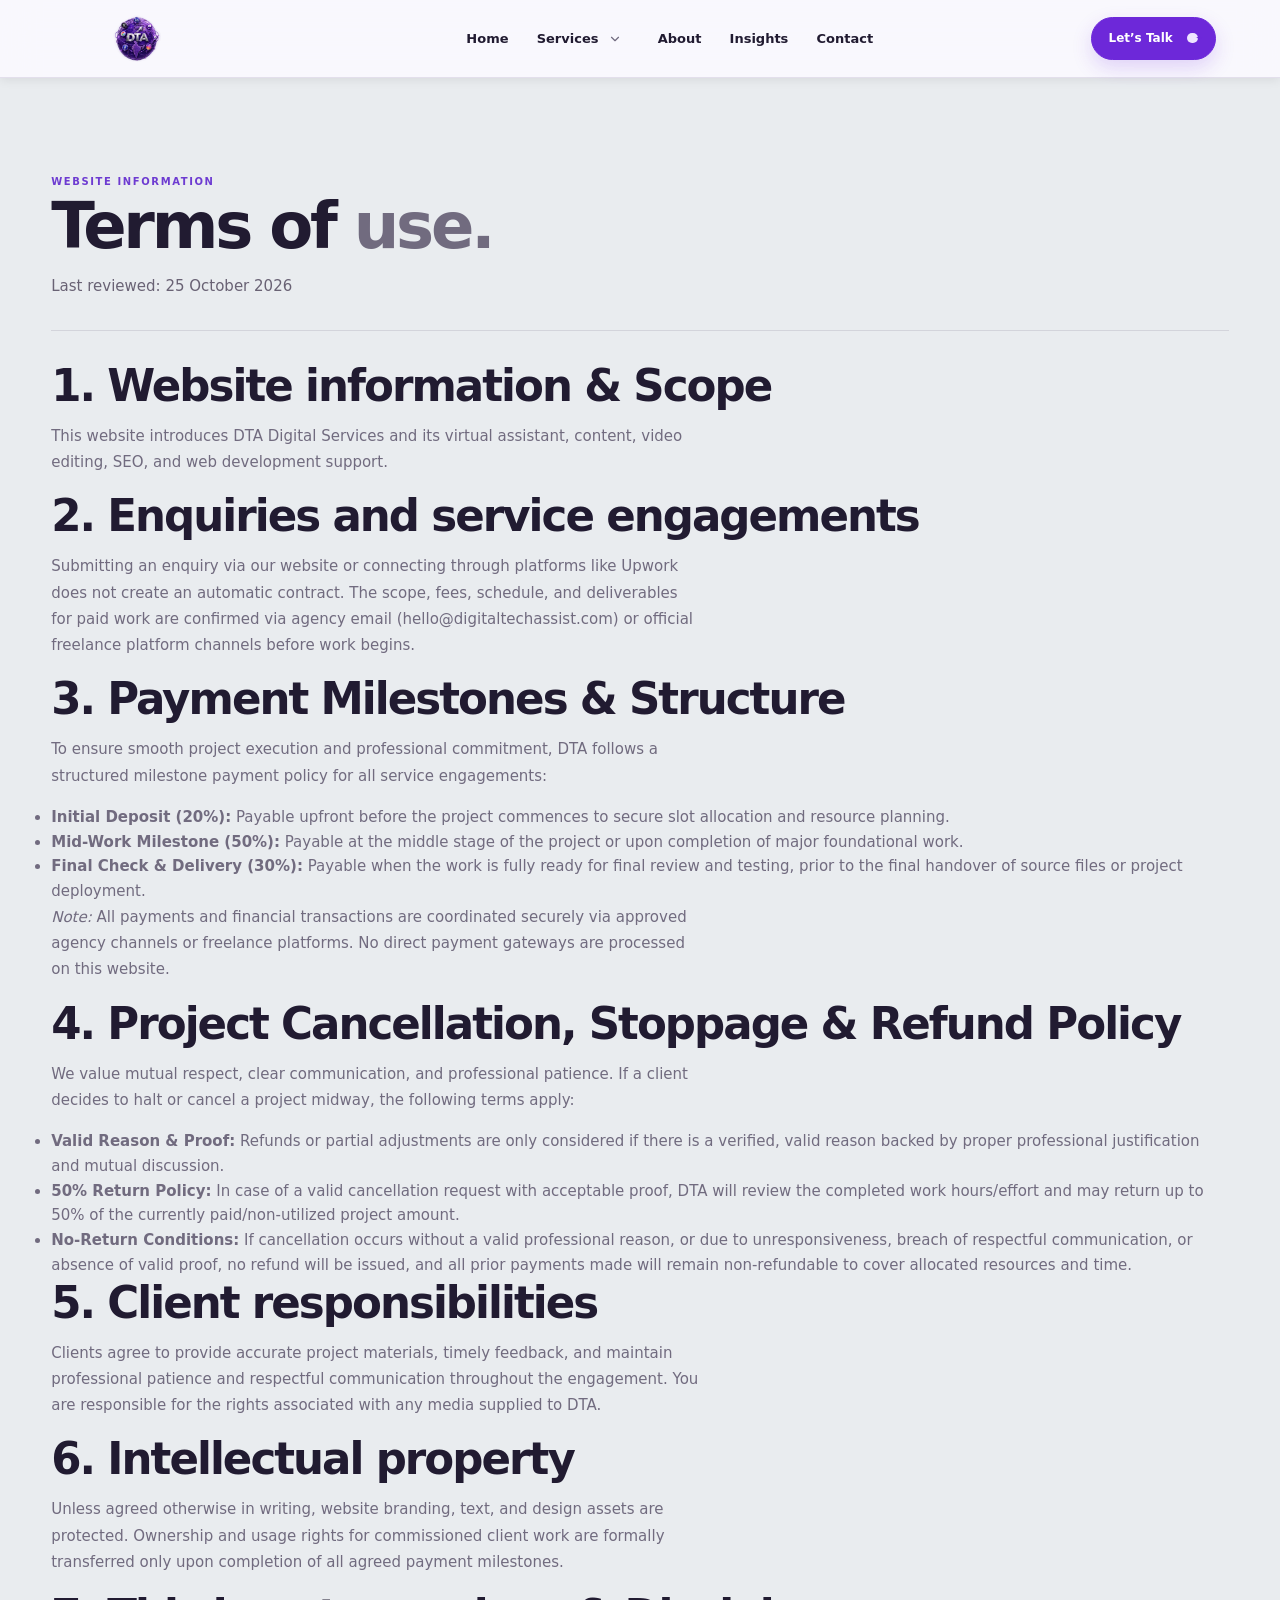
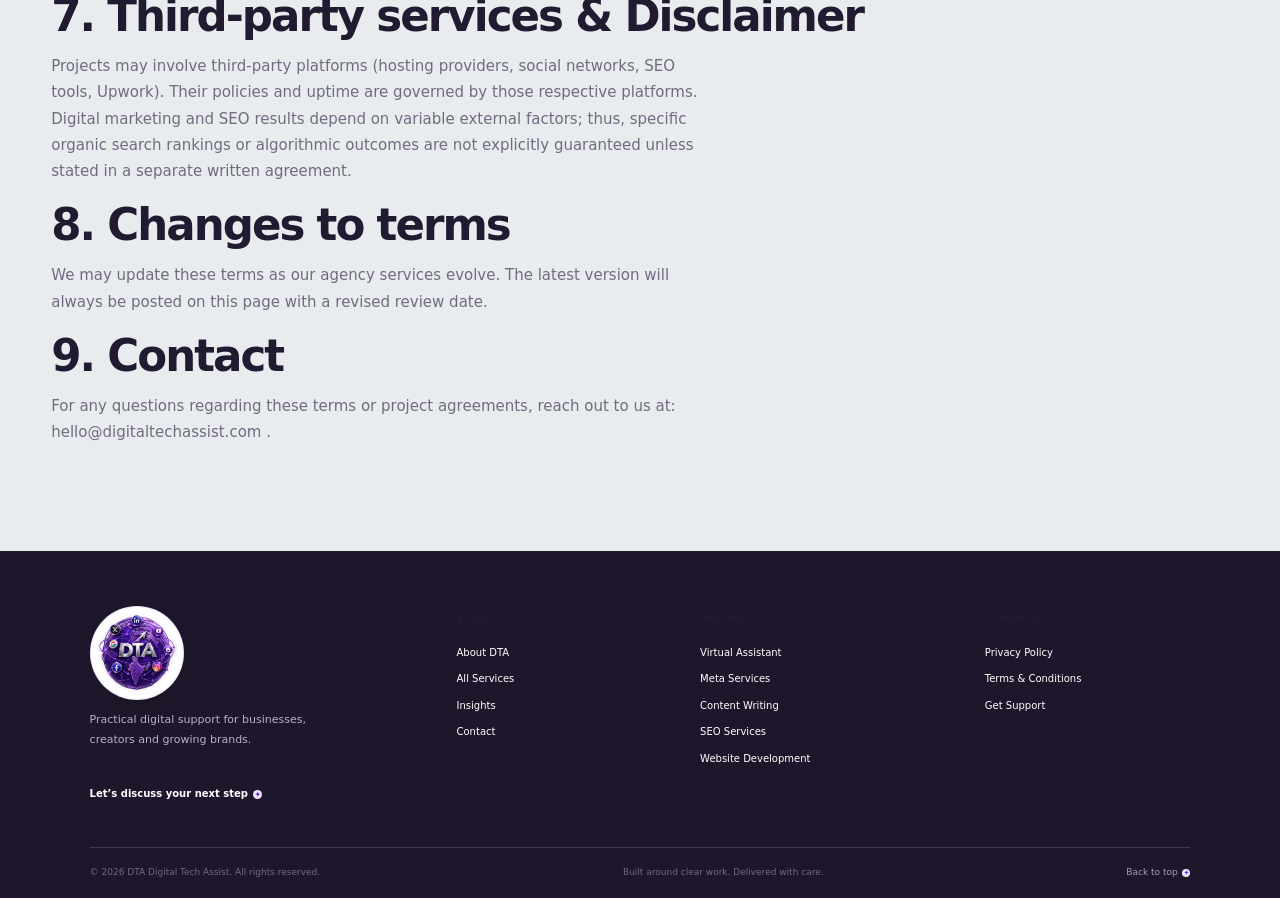
<file: terms.html>
<!DOCTYPE html>
<html lang="en">
 <head>
  <meta charset="utf-8"/>
  <meta content="width=device-width, initial-scale=1" name="viewport"/>
  <meta content="#f7f5fc" name="theme-color"/>
  <meta content="Terms of use and project engagement guidelines for DTA Digital Services." name="description"/>
  <meta content="website" property="og:type"/>
  <meta content="DTA Digital Services" property="og:site_name"/>
  <meta content="Terms of Use | DTA Digital Services" property="og:title"/>
  <meta content="Terms of use and project engagement guidelines for DTA Digital Services." property="og:description"/>
  <meta content="https://digitaltechassist.com/DTA-logo.webp" property="og:image"/>
  <link href="DTA-logo.webp" rel="icon"/>
  <link href="DTA.css" rel="stylesheet"/>
  <link href="DTA_mobile.css" rel="stylesheet"/>
  <link href="https://digitaltechassist.com/terms.html" rel="canonical"/>
  <title>
   Terms of Use | DTA Digital Services
  </title>
   <link rel="stylesheet" href="premium.css">
  <link rel="stylesheet" href="final-polish.css">
</head>
 <body id="top" class="premium-site">
  <header class="premium-nav"><a class="premium-brand" href="index.html" aria-label="DTA Digital Tech Assist home"><img src="DTA-logo.webp" alt="DTA Digital Tech Assist"></a><button class="premium-menu-toggle" aria-expanded="false" aria-label="Open navigation">☰</button><nav class="premium-links" aria-label="Main navigation"><a href="index.html">Home</a><div class="premium-dropdown"><a href="services.html">Services</a><button class="premium-drop-toggle" aria-label="Show service pages" aria-expanded="false"><svg class="dta-chevron-icon" viewBox="0 0 24 24" aria-hidden="true"><path d="m6 9 6 6 6-6"/></svg></button><div class="premium-drop-menu"><a href="virtual-assistant.html">Virtual Assistant</a><a href="meta-services.html">Meta Services</a><a href="content-writing.html">Content Writing</a><a href="seo.html">SEO Services</a><a href="website-development.html">Website Development</a></div></div><a href="about.html">About</a><a href="insights.html">Insights</a><a href="contact.html">Contact</a></nav><div class="premium-nav-actions"><a class="premium-nav-cta" href="contact.html">Let’s Talk <span><span class="dta-symbol-icon" aria-hidden="true">✦</span></span></a></div></header>

  <main id="main">
   <section class="section">
    <div class="container prose">
     <div class="eyebrow">Website information</div>
     <h1>Terms of <span class="gradient-text">use.</span></h1>
     <p style="margin-bottom: 30px; color: var(--muted);">Last reviewed: 25 October 2026</p>
     <hr style="border: none; border-top: 1px solid var(--border); margin-bottom: 30px;">

     <h2>
      1. Website information &amp; Scope
     </h2>
     <p>
      This website introduces DTA Digital Services and its virtual assistant, content, video editing, SEO, and web development support. 

     <h2>
      2. Enquiries and service engagements
     </h2>
     <p>
      Submitting an enquiry via our website or connecting through platforms like Upwork does not create an automatic contract. The scope, fees, schedule, and deliverables for paid work are confirmed via agency email (hello@digitaltechassist.com) or official freelance platform channels before work begins.
     </p>

     <h2>
      3. Payment Milestones &amp; Structure
     </h2>
     <p>
      To ensure smooth project execution and professional commitment, DTA follows a structured milestone payment policy for all service engagements:
     </p>
     <ul>
      <li><strong>Initial Deposit (20%):</strong> Payable upfront before the project commences to secure slot allocation and resource planning.</li>
      <li><strong>Mid-Work Milestone (50%):</strong> Payable at the middle stage of the project or upon completion of major foundational work.</li>
      <li><strong>Final Check &amp; Delivery (30%):</strong> Payable when the work is fully ready for final review and testing, prior to the final handover of source files or project deployment.</li>
     </ul>
     <p>
      <em>Note:</em> All payments and financial transactions are coordinated securely via approved agency channels or freelance platforms. No direct payment gateways are processed on this website.
     </p>

     <h2>
      4. Project Cancellation, Stoppage &amp; Refund Policy
     </h2>
     <p>
      We value mutual respect, clear communication, and professional patience. If a client decides to halt or cancel a project midway, the following terms apply:
     </p>
     <ul>
      <li><strong>Valid Reason &amp; Proof:</strong> Refunds or partial adjustments are only considered if there is a verified, valid reason backed by proper professional justification and mutual discussion.</li>
      <li><strong>50% Return Policy:</strong> In case of a valid cancellation request with acceptable proof, DTA will review the completed work hours/effort and may return up to 50% of the currently paid/non-utilized project amount.</li>
      <li><strong>No-Return Conditions:</strong> If cancellation occurs without a valid professional reason, or due to unresponsiveness, breach of respectful communication, or absence of valid proof, no refund will be issued, and all prior payments made will remain non-refundable to cover allocated resources and time.</li>
     </ul>

     <h2>
      5. Client responsibilities
     </h2>
     <p>
      Clients agree to provide accurate project materials, timely feedback, and maintain professional patience and respectful communication throughout the engagement. You are responsible for the rights associated with any media supplied to DTA.
     </p>

     <h2>
      6. Intellectual property
     </h2>
     <p>
      Unless agreed otherwise in writing, website branding, text, and design assets are protected. Ownership and usage rights for commissioned client work are formally transferred only upon completion of all agreed payment milestones.
     </p>

     <h2>
      7. Third-party services &amp; Disclaimer
     </h2>
     <p>
      Projects may involve third-party platforms (hosting providers, social networks, SEO tools, Upwork). Their policies and uptime are governed by those respective platforms. Digital marketing and SEO results depend on variable external factors; thus, specific organic search rankings or algorithmic outcomes are not explicitly guaranteed unless stated in a separate written agreement.
     </p>

     <h2>
      8. Changes to terms
     </h2>
     <p>
      We may update these terms as our agency services evolve. The latest version will always be posted on this page with a revised review date.
     </p>

     <h2>
      9. Contact
     </h2>
     <p>
      For any questions regarding these terms or project agreements, reach out to us at:
      <a href="mailto:hello@digitaltechassist.com">
       hello@digitaltechassist.com
      </a>.
     </p>
    </div>
   </section>
  </main>

  <!-- ========================= FOOTER ========================= -->
  <footer class="premium-footer"><div class="premium-footer-main"><div class="premium-footer-brand"><a href="index.html"><img src="DTA-logo.webp" alt="DTA Digital Tech Assist"></a><p>Practical digital support for businesses, creators and growing brands.</p><a class="footer-email" href="contact.html">Let’s discuss your next step <span class="dta-symbol-icon" aria-hidden="true">✦</span></a></div><div><h3>Explore</h3><a href="about.html">About DTA</a><a href="services.html">All Services</a><a href="insights.html">Insights</a><a href="contact.html">Contact</a></div><div><h3>Our Services</h3><a href="virtual-assistant.html">Virtual Assistant</a><a href="meta-services.html">Meta Services</a><a href="content-writing.html">Content Writing</a><a href="seo.html">SEO Services</a><a href="website-development.html">Website Development</a></div><div><h3>Information</h3><a href="privacy.html">Privacy Policy</a><a href="terms.html">Terms &amp; Conditions</a><a href="contact.html">Get Support</a></div></div><div class="premium-footer-bottom"><span>© <span data-year></span> DTA Digital Tech Assist. All rights reserved.</span><span>Built around clear work. Delivered with care.</span><a href="#top">Back to top <span class="dta-symbol-icon" aria-hidden="true">✦</span></a></div></footer>

  <script src="DTA.js"></script>
<script src="premium.js"></script>
 </body>
</html>
</file>
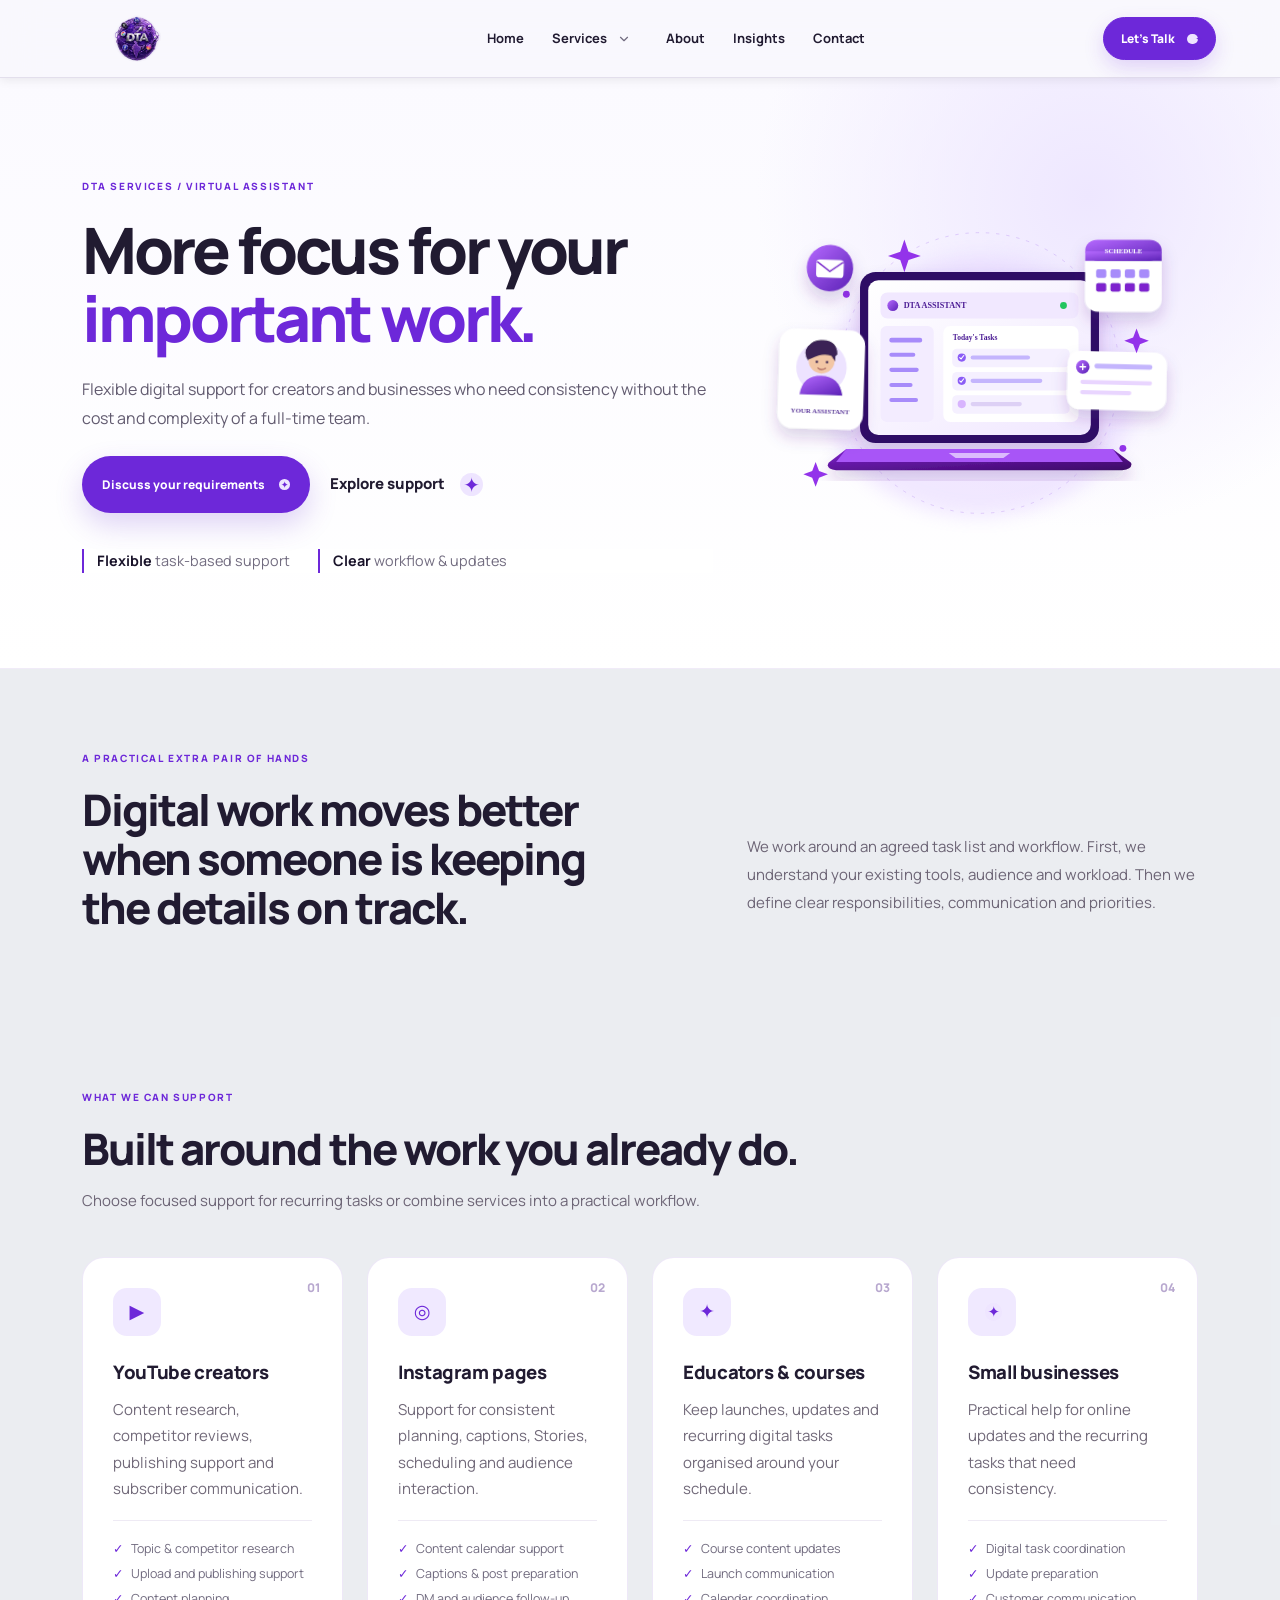
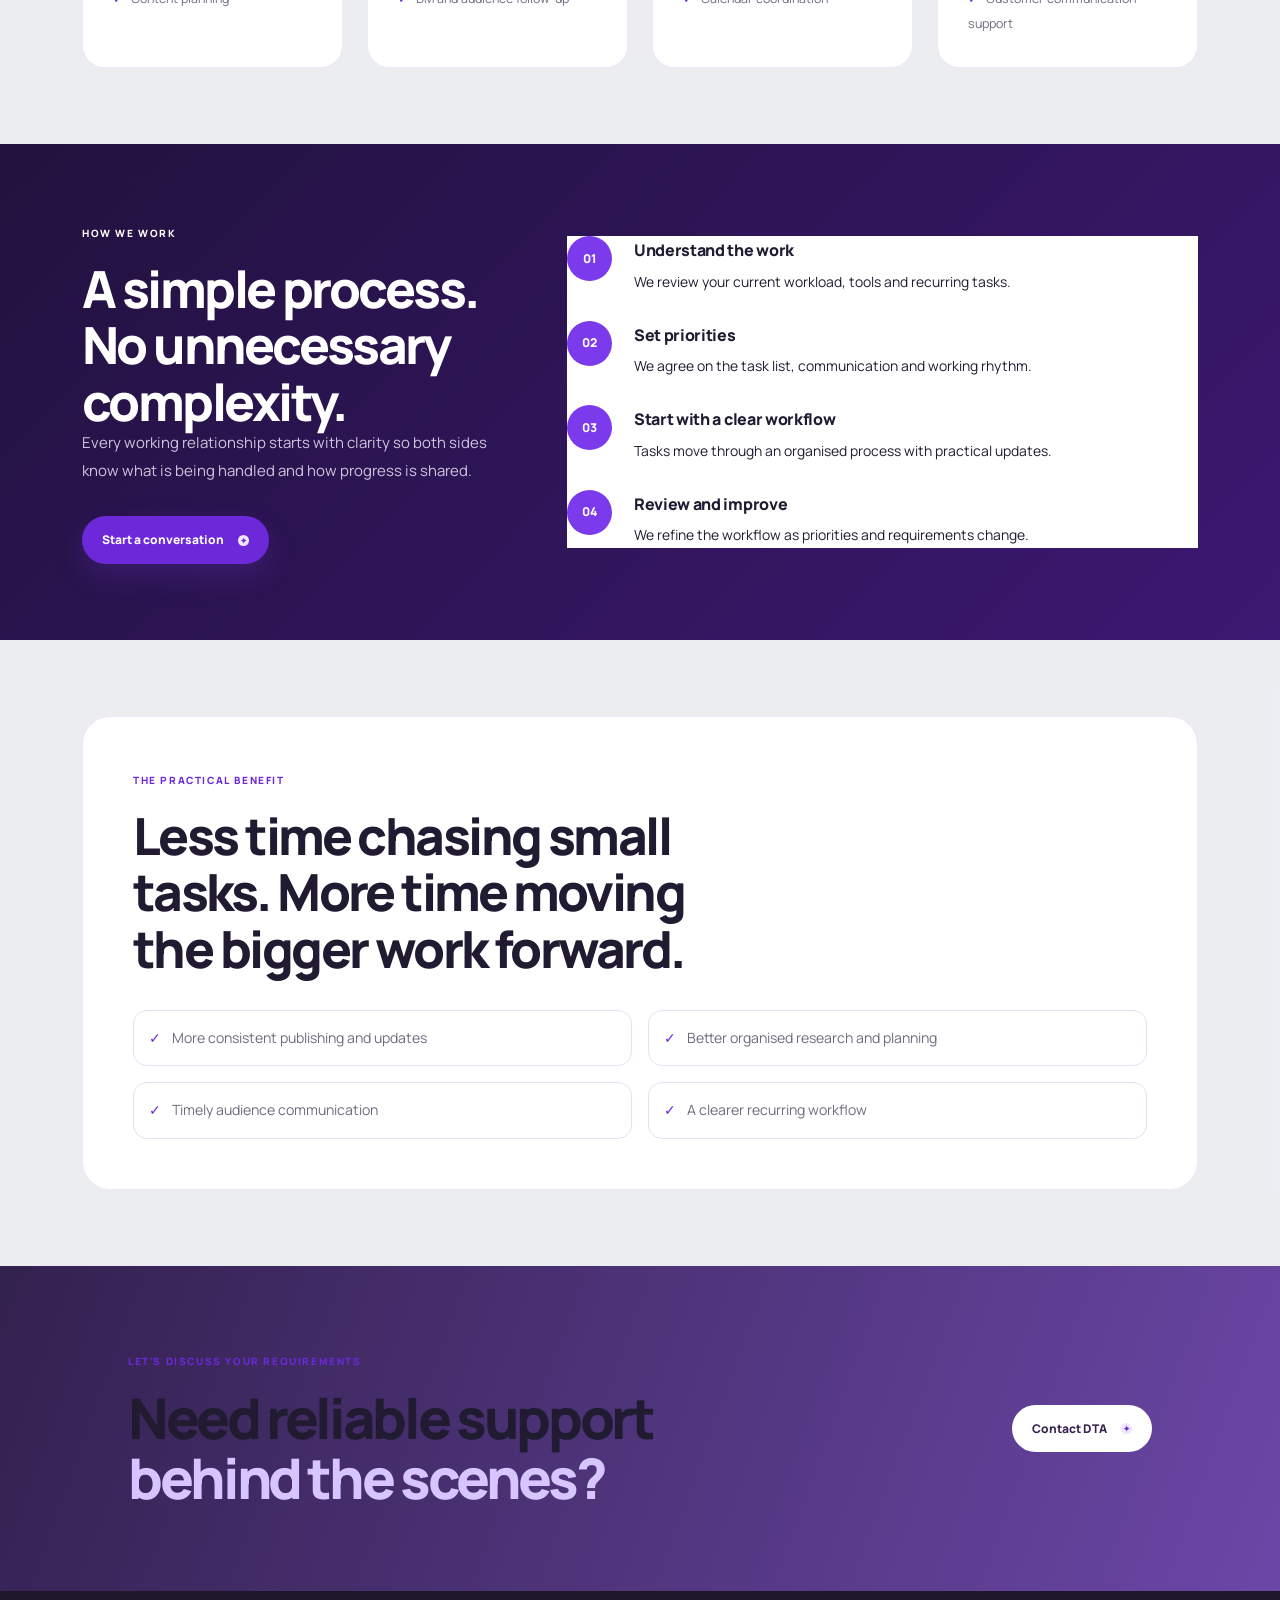
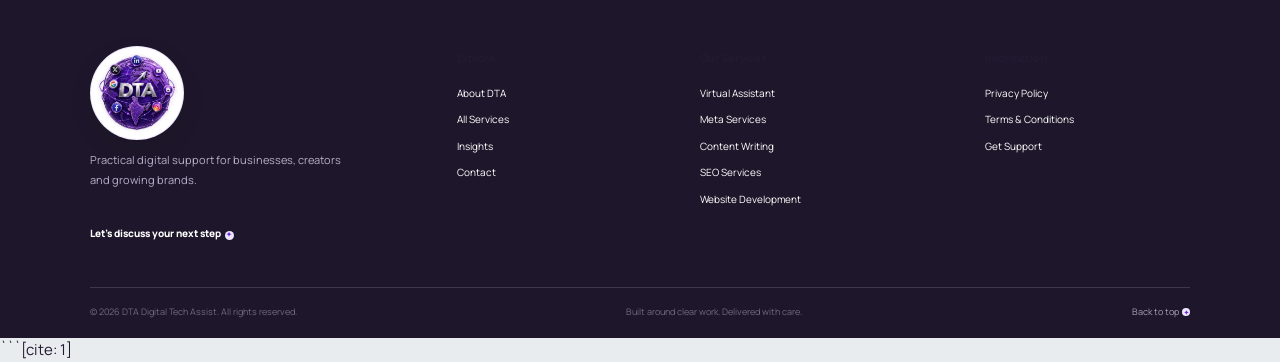
<file: virtual-assistant.html>
<!doctype html>
<html lang="en">
<head>
<meta charset="utf-8">
<meta name="viewport" content="width=device-width,initial-scale=1">
<meta name="description" content="Flexible virtual assistant support for creators and businesses.">
<title>Virtual Assistant | DTA Digital Tech Assist</title>
<link rel="preconnect" href="https://fonts.googleapis.com">
<link rel="preconnect" href="https://fonts.gstatic.com" crossorigin>
<link href="https://fonts.googleapis.com/css2?family=Manrope:wght@400;500;600;700;800&display=swap" rel="stylesheet">
<link href="https://cdn.jsdelivr.net/npm/bootstrap@5.3.3/dist/css/bootstrap.min.css" rel="stylesheet">
<link rel="stylesheet" href="DTA.css"><link rel="stylesheet" href="DTA_mobile.css"><link rel="stylesheet" href="premium.css">
<link rel="stylesheet" href="final-polish.css">
<style>
  .va-hero {
    padding-top: clamp(24px, 4vw, 45px) !important;
    padding-bottom: clamp(24px, 4vw, 45px) !important;
  }
</style>
  <link rel="stylesheet" href="subpages-final.css">
</head>
<body class="premium-site va-page dta-subpage-theme" id="top">
<header class="premium-nav"><a class="premium-brand" href="index.html" aria-label="DTA Digital Tech Assist home"><img src="DTA-logo.webp" alt="DTA Digital Tech Assist"></a><button class="premium-menu-toggle" aria-expanded="false" aria-label="Open navigation">☰</button><nav class="premium-links" aria-label="Main navigation"><a href="index.html">Home</a><div class="premium-dropdown"><a href="services.html">Services</a><button class="premium-drop-toggle" aria-label="Show service pages" aria-expanded="false"><svg class="dta-chevron-icon" viewBox="0 0 24 24" aria-hidden="true"><path d="m6 9 6 6 6-6"/></svg></button><div class="premium-drop-menu"><a href="virtual-assistant.html">Virtual Assistant</a><a href="meta-services.html">Meta Services</a><a href="content-writing.html">Content Writing</a><a href="seo.html">SEO Services</a><a href="website-development.html">Website Development</a></div></div><a href="about.html">About</a><a href="insights.html">Insights</a><a href="contact.html">Contact</a></nav><div class="premium-nav-actions"><a class="premium-nav-cta" href="contact.html">Let’s Talk <span><span class="dta-symbol-icon" aria-hidden="true">✦</span></span></a></div></header>

<main>
<section class="va-hero overflow-hidden">
<div class="container"><div class="row align-items-center g-5">
<div class="col-lg-7"><div class="va-reveal"><span class="eyebrow">DTA SERVICES / VIRTUAL ASSISTANT</span><h1>More focus for your <em>important work.</em></h1><p>Flexible digital support for creators and businesses who need consistency without the cost and complexity of a full-time team.</p><div class="d-flex flex-wrap gap-3 mt-4"><a class="p-btn p-btn-primary" href="contact.html">Discuss your requirements <span class="dta-symbol-icon" aria-hidden="true">✦</span></a><a class="va-text-link" href="#services">Explore support <span><span class="dta-symbol-icon" aria-hidden="true">✦</span></span></a></div><div class="va-mini-proof"><span><b>Flexible</b> task-based support</span><span><b>Clear</b> workflow & updates</span></div></div></div>
<div class="col-lg-5">
  <div class="va-visual va-reveal text-center">
    <img src="Vassistant.svg" alt="Virtual Assistant Workflow" class="img-fluid">
  </div>
</div>
</div></div>
</section>

<section class="va-intro p-section"><div class="container"><div class="row align-items-end g-4"><div class="col-lg-6"><span class="eyebrow">A PRACTICAL EXTRA PAIR OF HANDS</span><h2>Digital work moves better when someone is keeping the details on track.</h2></div><div class="col-lg-5 offset-lg-1"><p>We work around an agreed task list and workflow. First, we understand your existing tools, audience and workload. Then we define clear responsibilities, communication and priorities.</p></div></div></div></section>

<section class="va-services p-section" id="services"><div class="container"><div class="va-section-heading"><span class="eyebrow">WHAT WE CAN SUPPORT</span><h2>Built around the work you already do.</h2><p>Choose focused support for recurring tasks or combine services into a practical workflow.</p></div><div class="row g-4">
<div class="col-md-6 col-xl-3"><article class="va-service-card"><span class="va-num">01</span><div class="va-icon">▶</div><h3>YouTube creators</h3><p>Content research, competitor reviews, publishing support and subscriber communication.</p><ul><li>Topic & competitor research</li><li>Upload and publishing support</li><li>Content planning</li></ul></article></div>
<div class="col-md-6 col-xl-3"><article class="va-service-card"><span class="va-num">02</span><div class="va-icon">◎</div><h3>Instagram pages</h3><p>Support for consistent planning, captions, Stories, scheduling and audience interaction.</p><ul><li>Content calendar support</li><li>Captions & post preparation</li><li>DM and audience follow-up</li></ul></article></div>
<div class="col-md-6 col-xl-3"><article class="va-service-card"><span class="va-num">03</span><div class="va-icon">✦</div><h3>Educators & courses</h3><p>Keep launches, updates and recurring digital tasks organised around your schedule.</p><ul><li>Course content updates</li><li>Launch communication</li><li>Calendar coordination</li></ul></article></div>
<div class="col-md-6 col-xl-3"><article class="va-service-card"><span class="va-num">04</span><div class="va-icon"><span class="dta-symbol-icon" aria-hidden="true">✦</span></div><h3>Small businesses</h3><p>Practical help for online updates and the recurring tasks that need consistency.</p><ul><li>Digital task coordination</li><li>Update preparation</li><li>Customer communication support</li></ul></article></div>
</div></div></section>

<section class="va-process p-section"><div class="container"><div class="row align-items-center g-5"><div class="col-lg-5"><span class="eyebrow">HOW WE WORK</span><h2>A simple process. No unnecessary complexity.</h2><p>Every working relationship starts with clarity so both sides know what is being handled and how progress is shared.</p><a class="p-btn p-btn-primary mt-3" href="contact.html">Start a conversation <span class="dta-symbol-icon" aria-hidden="true">✦</span></a></div><div class="col-lg-7"><div class="va-timeline"><article><span>01</span><div><h3>Understand the work</h3><p>We review your current workload, tools and recurring tasks.</p></div></article><article><span>02</span><div><h3>Set priorities</h3><p>We agree on the task list, communication and working rhythm.</p></div></article><article><span>03</span><div><h3>Start with a clear workflow</h3><p>Tasks move through an organised process with practical updates.</p></div></article><article><span>04</span><div><h3>Review and improve</h3><p>We refine the workflow as priorities and requirements change.</p></div></article></div></div></div></div></section>

<section class="va-benefits p-section"><div class="container"><div class="va-benefit-box"><div><span class="eyebrow">THE PRACTICAL BENEFIT</span><h2>Less time chasing small tasks. More time moving the bigger work forward.</h2></div><div class="row g-3"><div class="col-sm-6"><p><span>✓</span> More consistent publishing and updates</p></div><div class="col-sm-6"><p><span>✓</span> Better organised research and planning</p></div><div class="col-sm-6"><p><span>✓</span> Timely audience communication</p></div><div class="col-sm-6"><p><span>✓</span> A clearer recurring workflow</p></div></div></div></div></section>

<section class="p-final-cta"><div><span class="eyebrow">LET’S DISCUSS YOUR REQUIREMENTS</span><h2>Need reliable support<br><em>behind the scenes?</em></h2></div><a class="p-btn p-btn-light" href="contact.html">Contact DTA <span class="dta-symbol-icon" aria-hidden="true">✦</span></a></section>
</main>
<footer class="premium-footer"><div class="premium-footer-main"><div class="premium-footer-brand"><a href="index.html"><img src="DTA-logo.webp" alt="DTA Digital Tech Assist"></a><p>Practical digital support for businesses, creators and growing brands.</p><a class="footer-email" href="mailto:hello@digitaltechassist.com">Let’s discuss your next step <span class="dta-symbol-icon" aria-hidden="true">✦</span></a></div><div><h3>Explore</h3><a href="about.html">About DTA</a><a href="services.html">All Services</a><a href="insights.html">Insights</a><a href="contact.html">Contact</a></div><div><h3>Our Services</h3><a href="virtual-assistant.html">Virtual Assistant</a><a href="meta-services.html">Meta Services</a><a href="content-writing.html">Content Writing</a><a href="seo.html">SEO Services</a><a href="website-development.html">Website Development</a></div><div><h3>Information</h3><a href="privacy.html">Privacy Policy</a><a href="terms.html">Terms &amp; Conditions</a><a href="contact.html">Get Support</a></div></div><div class="premium-footer-bottom"><span>© <span data-year></span> DTA Digital Tech Assist. All rights reserved.</span><span>Built around clear work. Delivered with care.</span><a href="#top">Back to top <span class="dta-symbol-icon" aria-hidden="true">✦</span></a></div></footer>
<script src="https://cdn.jsdelivr.net/npm/bootstrap@5.3.3/dist/js/bootstrap.bundle.min.js"></script><script src="DTA.js"></script><script src="premium.js"></script>
</body></html>
```[cite: 1]
</file>
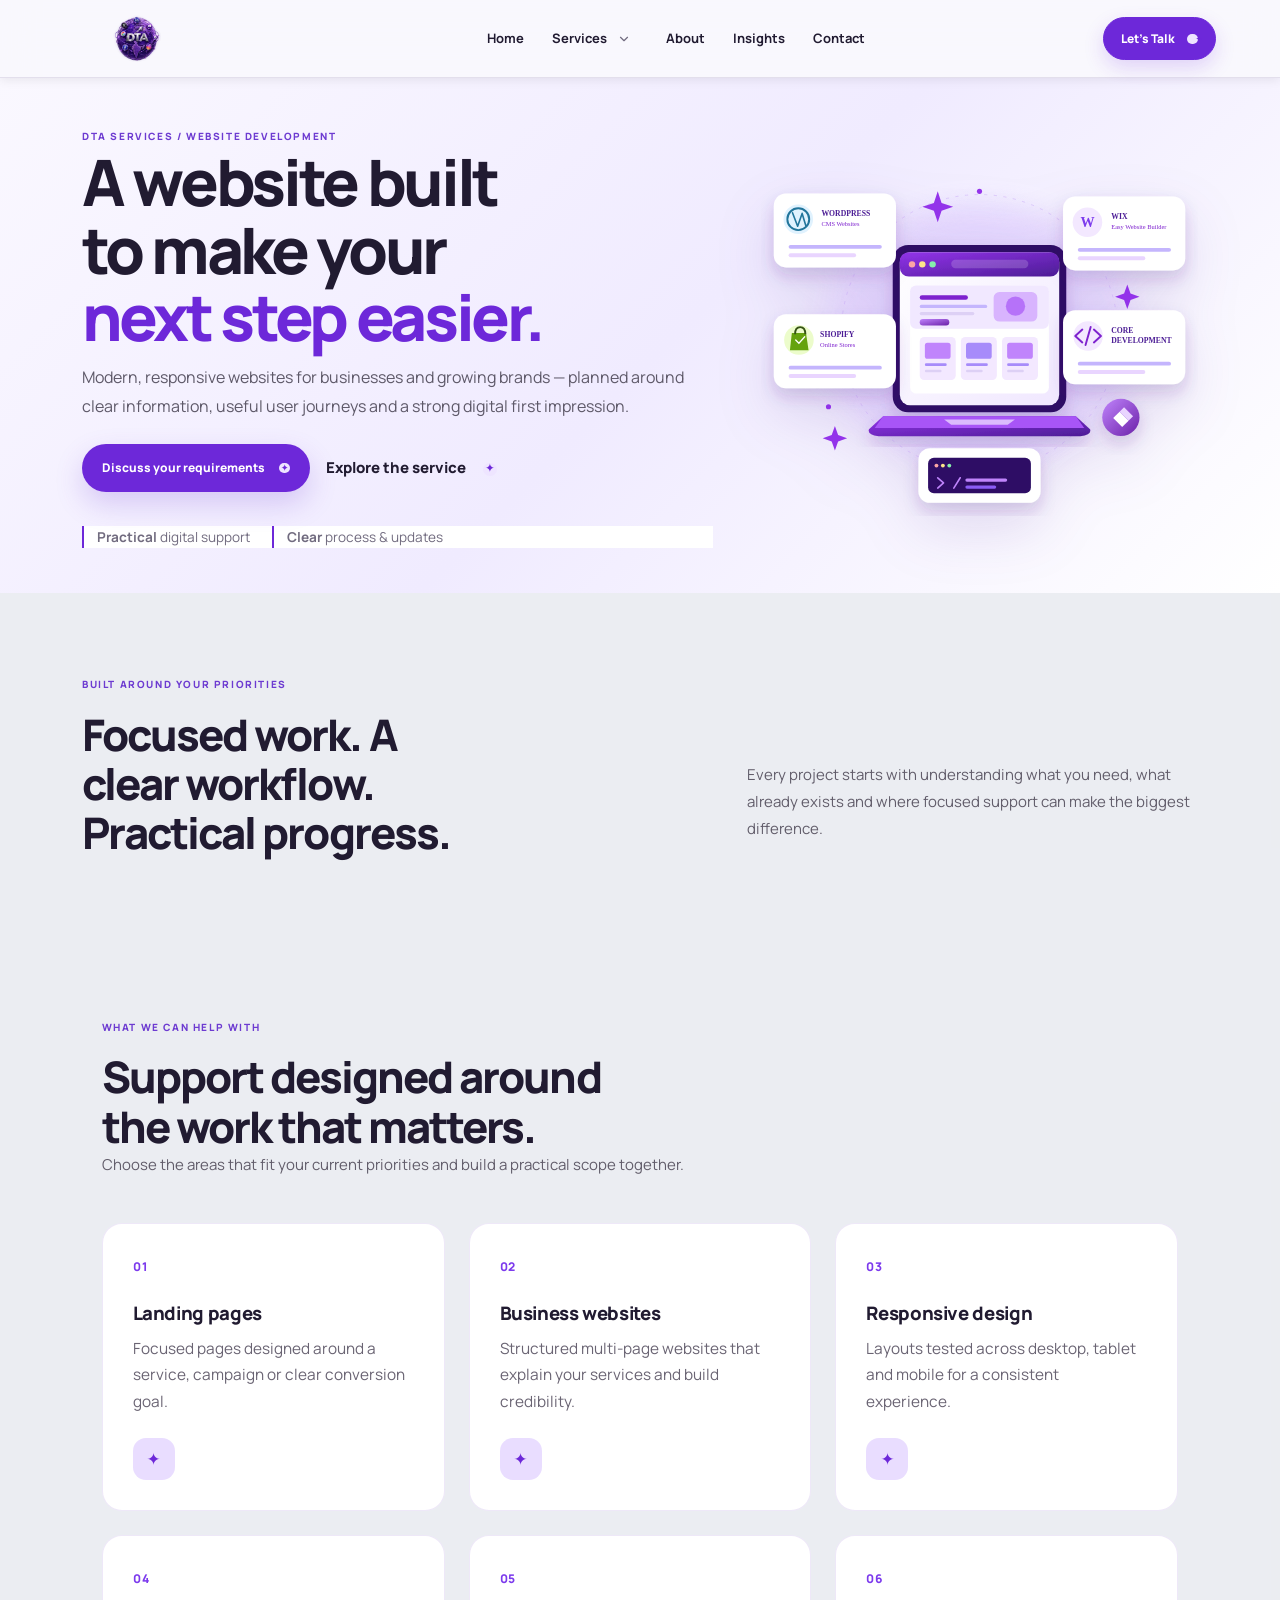
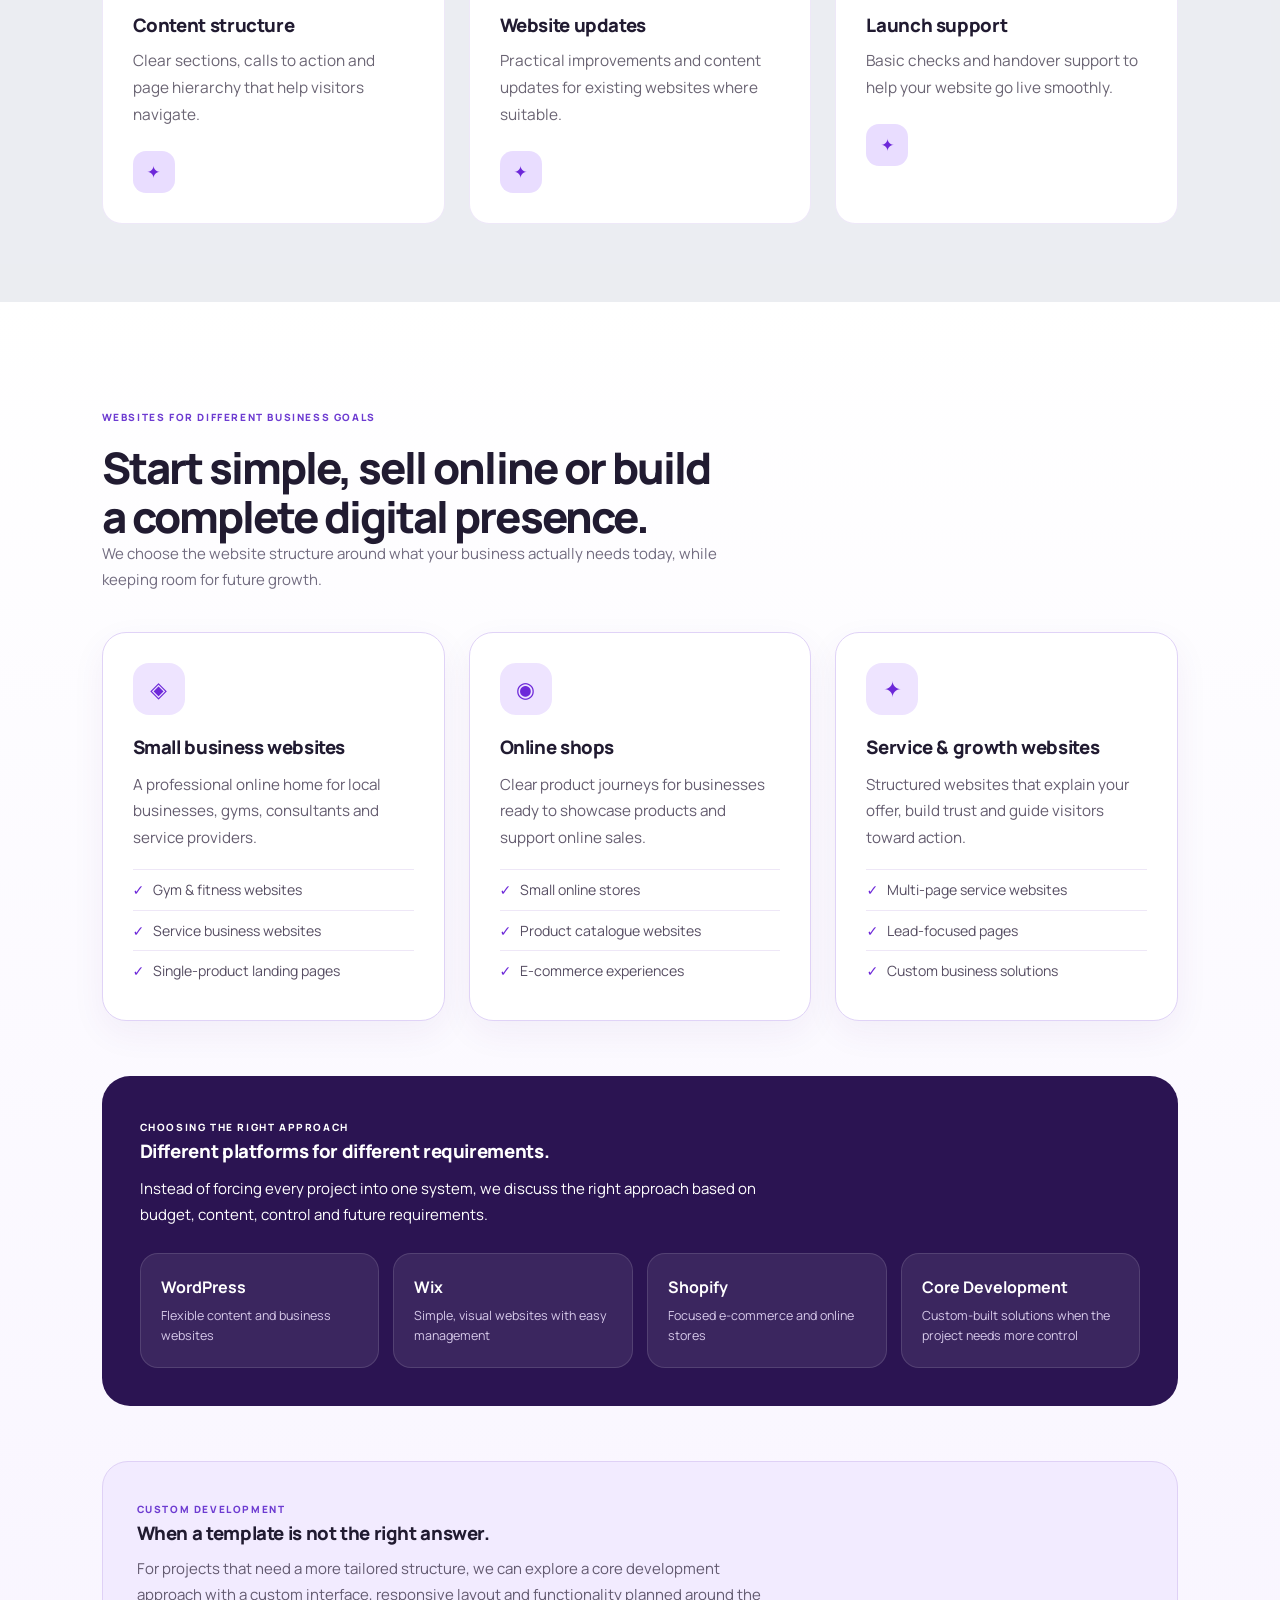
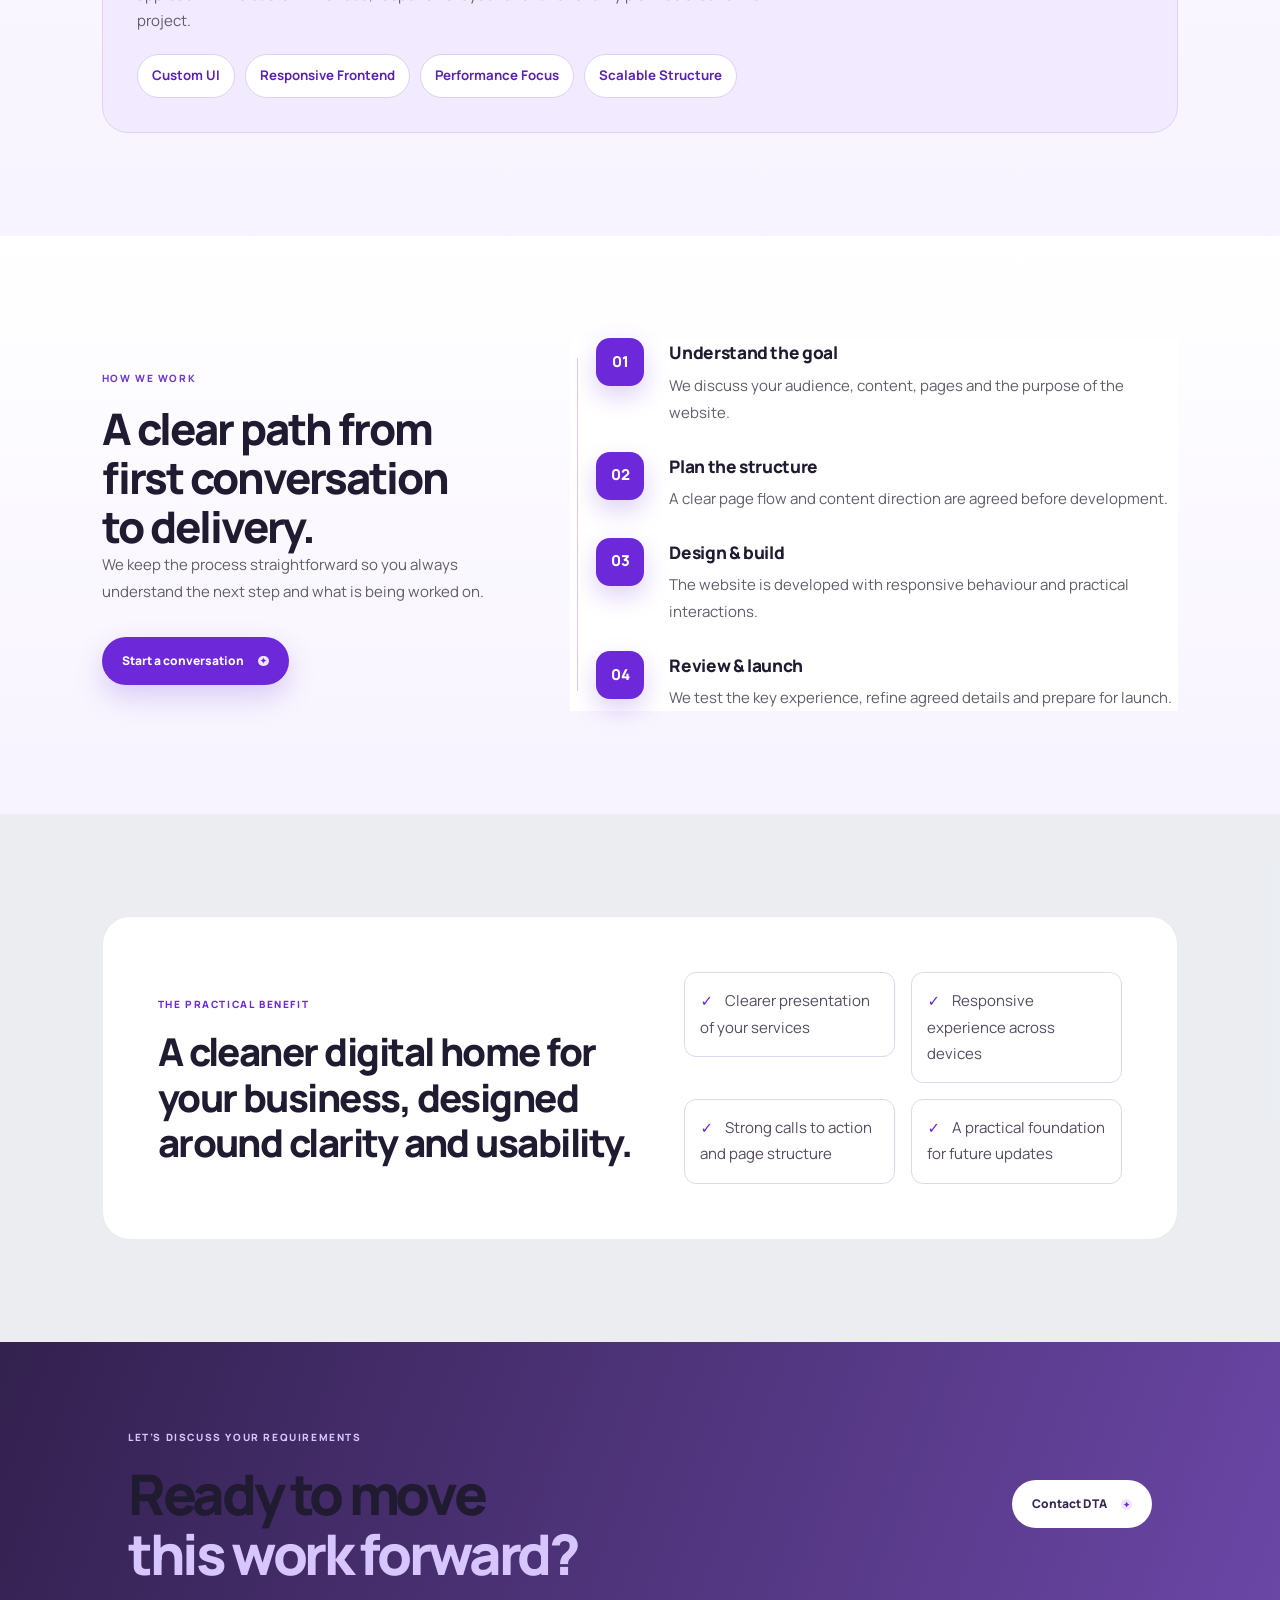
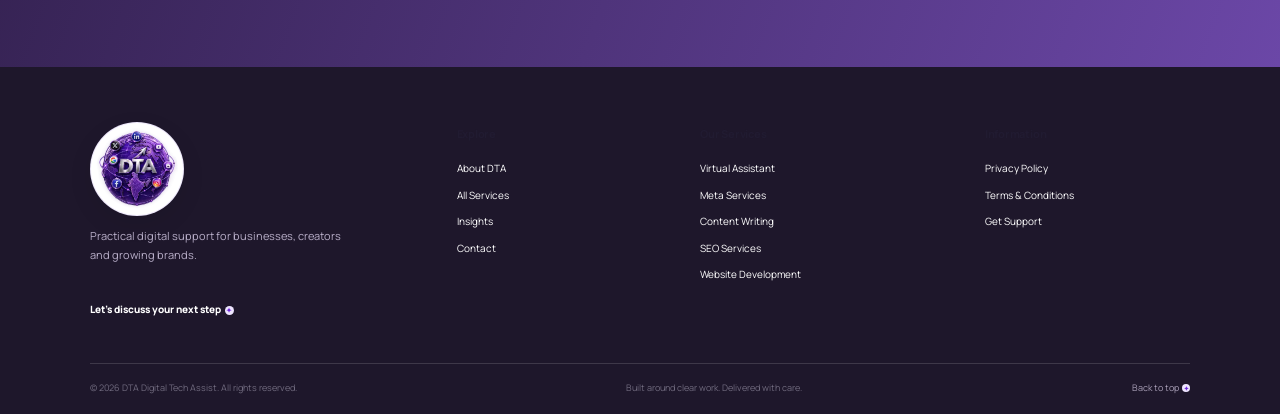
<file: website-development.html>
<!doctype html>
<html lang="en">
<head>
  <meta charset="utf-8">
  <meta name="viewport" content="width=device-width,initial-scale=1">
  <meta name="description" content="WEBSITE DEVELOPMENT by DTA Digital Tech Assist.">
  <title>Website Development | DTA Digital Tech Assist</title>
  
  <link rel="preconnect" href="https://fonts.googleapis.com">
  <link rel="preconnect" href="https://fonts.gstatic.com" crossorigin>
  <link href="https://fonts.googleapis.com/css2?family=Manrope:wght@400;500;600;700;800&display=swap" rel="stylesheet">
  <link href="https://cdn.jsdelivr.net/npm/bootstrap@5.3.3/dist/css/bootstrap.min.css" rel="stylesheet">
  
  <link rel="stylesheet" href="DTA.css">
  <link rel="stylesheet" href="DTA_mobile.css">
  <link rel="stylesheet" href="premium.css">
  <link rel="stylesheet" href="final-polish.css">
  
  <style>
    .ss-hero {
      padding-top: clamp(24px, 4vw, 45px) !important;
      padding-bottom: clamp(24px, 4vw, 45px) !important;
    }
  </style>
  <link rel="stylesheet" href="subpages-final.css">
</head>

<body class="premium-site ss-page dta-subpage-theme" id="top">

  <!-- HEADER -->
  <header class="premium-nav">
    <a class="premium-brand" href="index.html" aria-label="DTA Digital Tech Assist home">
      <img src="DTA-logo.webp" alt="DTA Digital Tech Assist">
    </a>
    <button class="premium-menu-toggle" aria-expanded="false" aria-label="Open navigation">☰</button>
    
    <nav class="premium-links" aria-label="Main navigation">
      <a href="index.html">Home</a>
      <div class="premium-dropdown">
        <a href="services.html">Services</a>
        <button class="premium-drop-toggle" aria-label="Show service pages" aria-expanded="false">
          <svg class="dta-chevron-icon" viewBox="0 0 24 24" aria-hidden="true"><path d="m6 9 6 6 6-6"/></svg>
        </button>
        <div class="premium-drop-menu">
          <a href="virtual-assistant.html">Virtual Assistant</a>
          <a href="meta-services.html">Meta Services</a>
          <a href="content-writing.html">Content Writing</a>
          <a href="seo.html">SEO Services</a>
          <a href="website-development.html">Website Development</a>
          
        </div>
      </div>
      <a href="about.html">About</a>
      <a href="insights.html">Insights</a>
      <a href="contact.html">Contact</a>
    </nav>
    
    <div class="premium-nav-actions">
      <a class="premium-nav-cta" href="contact.html">Let’s Talk <span><span class="dta-symbol-icon" aria-hidden="true">✦</span></span></a>
    </div>
  </header>

  <!-- MAIN CONTENT -->
  <main>
    <!-- HERO SECTION -->
    <section class="ss-hero overflow-hidden">
      <div class="container">
        <div class="row align-items-center g-5">
          <div class="col-lg-7">
            <div class="ss-reveal">
              <span class="eyebrow">DTA SERVICES / WEBSITE DEVELOPMENT</span>
              <h1>A website built to make your <em>next step easier.</em></h1>
              <p>Modern, responsive websites for businesses and growing brands — planned around clear information, useful user journeys and a strong digital first impression.</p>
              <div class="d-flex flex-wrap gap-3 mt-4">
                <a class="p-btn p-btn-primary" href="contact.html">Discuss your requirements <span class="dta-symbol-icon" aria-hidden="true">✦</span></a>
                <a class="ss-text-link" href="#services">Explore the service <span><span class="dta-symbol-icon" aria-hidden="true">✦</span></span></a>
              </div>
              <div class="ss-mini-proof">
                <span><b>Practical</b> digital support</span>
                <span><b>Clear</b> process & updates</span>
              </div>
            </div>
          </div>
          <div class="col-lg-5">
            <div class="ss-visual ss-reveal">
              <div class="ss-glow"></div>
              <img src="website.svg" alt="WEBSITE DEVELOPMENT illustration">
              
            </div>
          </div>
        </div>
      </div>
    </section>

    <!-- INTRO SECTION -->
    <section class="ss-intro p-section">
      <div class="container">
        <div class="row align-items-end g-4">
          <div class="col-lg-6">
            <span class="eyebrow">BUILT AROUND YOUR PRIORITIES</span>
            <h2>Focused work. A clear workflow. Practical progress.</h2>
          </div>
          <div class="col-lg-5 offset-lg-1">
            <p>Every project starts with understanding what you need, what already exists and where focused support can make the biggest difference.</p>
          </div>
        </div>
      </div>
    </section>

    <!-- SERVICES CARDS SECTION -->
    <section class="ss-services p-section" id="services">
      <div class="container">
        <div class="ss-heading">
          <span class="eyebrow">WHAT WE CAN HELP WITH</span>
          <h2>Support designed around the work that matters.</h2>
          <p>Choose the areas that fit your current priorities and build a practical scope together.</p>
        </div>
        <div class="row g-4">
          <div class="col-md-6 col-xl-4">
            <article class="ss-card">
              <span>01</span>
              <h3>Landing pages</h3>
              <p>Focused pages designed around a service, campaign or clear conversion goal.</p>
              <div class="ss-card-arrow"><span class="dta-symbol-icon" aria-hidden="true">✦</span></div>
            </article>
          </div>
          <div class="col-md-6 col-xl-4">
            <article class="ss-card">
              <span>02</span>
              <h3>Business websites</h3>
              <p>Structured multi-page websites that explain your services and build credibility.</p>
              <div class="ss-card-arrow"><span class="dta-symbol-icon" aria-hidden="true">✦</span></div>
            </article>
          </div>
          <div class="col-md-6 col-xl-4">
            <article class="ss-card">
              <span>03</span>
              <h3>Responsive design</h3>
              <p>Layouts tested across desktop, tablet and mobile for a consistent experience.</p>
              <div class="ss-card-arrow"><span class="dta-symbol-icon" aria-hidden="true">✦</span></div>
            </article>
          </div>
          <div class="col-md-6 col-xl-4">
            <article class="ss-card">
              <span>04</span>
              <h3>Content structure</h3>
              <p>Clear sections, calls to action and page hierarchy that help visitors navigate.</p>
              <div class="ss-card-arrow"><span class="dta-symbol-icon" aria-hidden="true">✦</span></div>
            </article>
          </div>
          <div class="col-md-6 col-xl-4">
            <article class="ss-card">
              <span>05</span>
              <h3>Website updates</h3>
              <p>Practical improvements and content updates for existing websites where suitable.</p>
              <div class="ss-card-arrow"><span class="dta-symbol-icon" aria-hidden="true">✦</span></div>
            </article>
          </div>
          <div class="col-md-6 col-xl-4">
            <article class="ss-card">
              <span>06</span>
              <h3>Launch support</h3>
              <p>Basic checks and handover support to help your website go live smoothly.</p>
              <div class="ss-card-arrow"><span class="dta-symbol-icon" aria-hidden="true">✦</span></div>
            </article>
          </div>
        </div>
      </div>
    </section>

    <!-- WEBSITE SHOWCASE SECTION -->
    <section class="web-showcase p-section">
      <div class="container">
        <div class="web-showcase-head">
          <span class="eyebrow">WEBSITES FOR DIFFERENT BUSINESS GOALS</span>
          <h2>Start simple, sell online or build a complete digital presence.</h2>
          <p>We choose the website structure around what your business actually needs today, while keeping room for future growth.</p>
        </div>
        <div class="row g-4">
          <div class="col-md-6 col-lg-4">
            <article class="web-type">
              <div class="web-type-icon">◈</div>
              <h3>Small business websites</h3>
              <p>A professional online home for local businesses, gyms, consultants and service providers.</p>
              <ul>
                <li>Gym & fitness websites</li>
                <li>Service business websites</li>
                <li>Single-product landing pages</li>
              </ul>
            </article>
          </div>
          <div class="col-md-6 col-lg-4">
            <article class="web-type">
              <div class="web-type-icon">◉</div>
              <h3>Online shops</h3>
              <p>Clear product journeys for businesses ready to showcase products and support online sales.</p>
              <ul>
                <li>Small online stores</li>
                <li>Product catalogue websites</li>
                <li>E-commerce experiences</li>
              </ul>
            </article>
          </div>
          <div class="col-md-6 col-lg-4">
            <article class="web-type">
              <div class="web-type-icon">✦</div>
              <h3>Service & growth websites</h3>
              <p>Structured websites that explain your offer, build trust and guide visitors toward action.</p>
              <ul>
                <li>Multi-page service websites</li>
                <li>Lead-focused pages</li>
                <li>Custom business solutions</li>
              </ul>
            </article>
          </div>
        </div>
        
        <div class="web-platforms">
          <span class="eyebrow">CHOOSING THE RIGHT APPROACH</span>
          <h3>Different platforms for different requirements.</h3>
          <p>Instead of forcing every project into one system, we discuss the right approach based on budget, content, control and future requirements.</p>
          <div class="platform-grid">
            <div class="platform"><strong>WordPress</strong><span>Flexible content and business websites</span></div>
            <div class="platform"><strong>Wix</strong><span>Simple, visual websites with easy management</span></div>
            <div class="platform"><strong>Shopify</strong><span>Focused e-commerce and online stores</span></div>
            <div class="platform"><strong>Core Development</strong><span>Custom-built solutions when the project needs more control</span></div>
          </div>
        </div>

        <div class="web-core">
          <span class="eyebrow">CUSTOM DEVELOPMENT</span>
          <h3>When a template is not the right answer.</h3>
          <p>For projects that need a more tailored structure, we can explore a core development approach with a custom interface, responsive layout and functionality planned around the project.</p>
          <div class="web-core-tags">
            <span>Custom UI</span>
            <span>Responsive Frontend</span>
            <span>Performance Focus</span>
            <span>Scalable Structure</span>
          </div>
        </div>
      </div>
    </section>

    <!-- PROCESS SECTION -->
    <section class="ss-process p-section">
      <div class="container">
        <div class="row align-items-center g-5">
          <div class="col-lg-5">
            <span class="eyebrow">HOW WE WORK</span>
            <h2>A clear path from first conversation to delivery.</h2>
            <p>We keep the process straightforward so you always understand the next step and what is being worked on.</p>
            <a class="p-btn p-btn-primary mt-3" href="contact.html">Start a conversation <span class="dta-symbol-icon" aria-hidden="true">✦</span></a>
          </div>
          <div class="col-lg-7">
            <div class="ss-timeline">
              <article>
                <span>01</span>
                <div>
                  <h3>Understand the goal</h3>
                  <p>We discuss your audience, content, pages and the purpose of the website.</p>
                </div>
              </article>
              <article>
                <span>02</span>
                <div>
                  <h3>Plan the structure</h3>
                  <p>A clear page flow and content direction are agreed before development.</p>
                </div>
              </article>
              <article>
                <span>03</span>
                <div>
                  <h3>Design & build</h3>
                  <p>The website is developed with responsive behaviour and practical interactions.</p>
                </div>
              </article>
              <article>
                <span>04</span>
                <div>
                  <h3>Review & launch</h3>
                  <p>We test the key experience, refine agreed details and prepare for launch.</p>
                </div>
              </article>
            </div>
          </div>
        </div>
      </div>
    </section>

    <!-- BENEFITS SECTION -->
    <section class="ss-benefits p-section">
      <div class="container">
        <div class="ss-benefit-box">
          <div>
            <span class="eyebrow">THE PRACTICAL BENEFIT</span>
            <h2>A cleaner digital home for your business, designed around clarity and usability.</h2>
          </div>
          <div class="row g-3">
            <div class="col-sm-6"><p><b>✓</b> Clearer presentation of your services</p></div>
            <div class="col-sm-6"><p><b>✓</b> Responsive experience across devices</p></div>
            <div class="col-sm-6"><p><b>✓</b> Strong calls to action and page structure</p></div>
            <div class="col-sm-6"><p><b>✓</b> A practical foundation for future updates</p></div>
          </div>
        </div>
      </div>
    </section>

    <!-- FINAL CTA SECTION -->
    <section class="p-final-cta">
      <div>
        <span class="eyebrow">LET’S DISCUSS YOUR REQUIREMENTS</span>
        <h2>Ready to move<br><em>this work forward?</em></h2>
      </div>
      <a class="p-btn p-btn-light" href="contact.html">Contact DTA <span class="dta-symbol-icon" aria-hidden="true">✦</span></a>
    </section>
  </main>

  <!-- FOOTER -->
  <footer class="premium-footer">
    <div class="premium-footer-main">
      <div class="premium-footer-brand">
        <a href="index.html"><img src="DTA-logo.webp" alt="DTA Digital Tech Assist"></a>
        <p>Practical digital support for businesses, creators and growing brands.</p>
        <a class="footer-email" href="mailto:hello@digitaltechassist.com">Let’s discuss your next step <span class="dta-symbol-icon" aria-hidden="true">✦</span></a>
      </div>
      <div>
        <h3>Explore</h3>
        <a href="about.html">About DTA</a>
        <a href="services.html">All Services</a>
        <a href="insights.html">Insights</a>
        <a href="contact.html">Contact</a>
      </div>
      <div>
        <h3>Our Services</h3>
        <a href="virtual-assistant.html">Virtual Assistant</a>
        <a href="meta-services.html">Meta Services</a>
        <a href="content-writing.html">Content Writing</a>
        <a href="seo.html">SEO Services</a>
        <a href="website-development.html">Website Development</a>
      </div>
      <div>
        <h3>Information</h3>
        <a href="privacy.html">Privacy Policy</a>
        <a href="terms.html">Terms &amp; Conditions</a>
        <a href="contact.html">Get Support</a>
      </div>
    </div>
    <div class="premium-footer-bottom">
      <span>© <span data-year></span> DTA Digital Tech Assist. All rights reserved.</span>
      <span>Built around clear work. Delivered with care.</span>
      <a href="#top">Back to top <span class="dta-symbol-icon" aria-hidden="true">✦</span></a>
    </div>
  </footer>

  <!-- SCRIPTS -->
  <script src="https://cdn.jsdelivr.net/npm/bootstrap@5.3.3/dist/js/bootstrap.bundle.min.js"></script>
  <script src="DTA.js"></script>
  <script src="premium.js"></script>
</body>
</html>
</file>
<file: DTA.css>
/* =====================================================================
   DTA DIGITAL SERVICES — CLEANED DESKTOP-FIRST STYLES
   Refactored from the original project CSS.
   Goals: preserve the current visual identity, remove duplicate/override
   layers, clean unused legacy rules, and keep page systems consistent.
   Mobile rules are preserved for the next responsive refinement phase.
===================================================================== */


:root {
  --bg: #ffffff;
  --surface: #f7f5fb;
  --surface-strong: #efebf8;
  --text: #17131d;
  --muted: #696274;
  --purple: #6d28d9;
  --purple-dark: #4c1d95;
  --purple-light: #8b5cf6;
  --border: rgba(35, 20, 55, 0.11);
  --gradient: linear-gradient(
      135deg,
      #4c1d95 0%,
      #6d28d9 55%,
      #8b5cf6 100%
    );
  --shadow: 0 22px 60px rgba(76, 29, 149, 0.14);
  --radius: 24px;
  --max-width: 1180px;
  --content-width: 1180px;
  --section-y: clamp(64px, 7vw, 92px);
  --section-y-tight: clamp(52px, 6vw, 76px);
  --card-gap: clamp(18px, 2.2vw, 26px);
}



* {
  margin: 0;
  padding: 0;
  box-sizing: border-box;
}

html {
  scroll-behavior: smooth;
  scroll-padding-top: 92px;
}

a {
  color: inherit;
  text-decoration: none;
}

button {
  font: inherit;
}

img {
  max-width: 100%;
  display: block;
}



.brand-logo {
  position: relative;
  flex: 0 0 auto;
  display: flex;
  align-items: center;
  width: auto;
  height: 46px;
  padding: 0;
  margin: 0;
  background: transparent;
  border: none;
  box-shadow: none;
}

.brand-logo img {
  width: auto;
  height: 44px;
  display: block;
  object-fit: contain;
}

.brand-logo::after {
  content: "";
  position: absolute;
  left: 50%;
  bottom: -7px;
  width: 55px;
  height: 7px;
  transform: translateX(-50%);
  background: linear-gradient(
      90deg,
      transparent,
      var(--purple-light),
      var(--purple),
      var(--purple-light),
      transparent
    );
  filter: blur(5px);
  opacity: 0.65;
  pointer-events: none;
}

nav {
  display: flex;
  align-items: center;
  gap: 34px;
  margin-left: 40px;
}

nav > a,
.nav-parent-link,
.nav-dropdown-toggle {
  position: relative;
  color: var(--muted);
  font-size: 0.92rem;
  font-weight: 600;
  transition: color 0.2s ease;
}

nav > a:hover,
nav > a.active,
.nav-parent-link:hover,
.nav-parent-link.active-nav,
.nav-dropdown-toggle:hover,
.active-nav {
  color: var(--purple);
}

nav > a::after,
.nav-parent-link::after,
.nav-dropdown-toggle::after {
  content: "";
  position: absolute;
  left: 0;
  bottom: -8px;
  width: 100%;
  height: 2px;
  border-radius: 20px;
  background: var(--purple);
  transform: scaleX(0);
  transform-origin: center;
  transition: transform 0.25s ease;
}

nav > a:hover::after,
nav > a.active::after,
.nav-parent-link:hover::after,
.nav-parent-link.active-nav::after,
.nav-dropdown-toggle:hover::after {
  transform: scaleX(1);
}

.nav-dropdown {
  position: relative;
  display: flex;
  align-items: center;
  gap: 4px;
}

.nav-dropdown-toggle span {
  font-size: 1rem;
  margin-left: 3px;
}

.nav-dropdown:hover .nav-dropdown-menu,
.nav-dropdown.open .nav-dropdown-menu,
.nav-dropdown:focus-within .nav-dropdown-menu {
  opacity: 1;
  visibility: visible;
  pointer-events: auto;
  transform: translateY(0);
}

.nav-dropdown-menu a {
  display: block;
  padding: 11px 12px;
  border-radius: 10px;
  color: var(--muted);
  font-size: 0.88rem;
  transition: color 0.2s ease,
    background 0.2s ease;
}

.nav-dropdown-menu a:hover,
.nav-dropdown-menu a.active {
  color: var(--purple);
  background: var(--surface-strong);
}

.nav-actions {
  display: flex;
  align-items: center;
  gap: 9px;
}





.menu-btn {
  width: 42px;
  height: 42px;
  border: 1px solid var(--border);
  border-radius: 50%;
  background: var(--surface);
  color: var(--text);
  cursor: pointer;
  display: none;
}

.hero {
  width: min(var(--max-width), 94%);
  min-height: calc(100svh - 82px);
  margin: 0 auto;
  display: grid;
  grid-template-columns: minmax(0, 1fr)
    minmax(340px, 0.9fr);
  align-items: center;
  gap: clamp(38px, 5vw, 72px);
  padding: clamp(42px, 6vh, 72px)
    0
    clamp(48px, 7vh, 82px);
}

.hero-content {
  min-width: 0;
  max-width: 680px;
}

.badge,
.section-heading > span,
.section-label {
  display: inline-flex;
  align-items: center;
  gap: 6px;
  color: var(--purple-light);
  background: rgba(139, 92, 246, 0.08);
  border: 1px solid rgba(139, 92, 246, 0.22);
  padding: 6px 14px;
  border-radius: 999px;
  font-size: 0.76rem;
  font-weight: 750;
  letter-spacing: 1.5px;
  text-transform: uppercase;
  margin-bottom: 12px;
  box-shadow: 0 2px 10px rgba(109, 40, 217, 0.06);
}

.hero h1,
.page-hero h1 {
  max-width: 740px;
  margin-top: 17px;
  font-size: clamp(2.3rem, 3.8vw, 3.2rem);
  line-height: 1.15;
  letter-spacing: -0.025em;
  overflow-wrap: break-word;
}

.hero h1 span {
  display: inline;
  margin-top: 0.08em;
  background: var(--gradient);
  -webkit-background-clip: text;
  background-clip: text;
  color: transparent;
}

.hero p {
  max-width: 570px;
  margin: 28px 0;
  color: var(--muted);
  font-size: 1.06rem;
  line-height: 1.7;
}

.hero-buttons {
  display: flex;
  gap: 12px;
  flex-wrap: wrap;
}

.btn {
  display: inline-flex;
  align-items: center;
  justify-content: center;
  min-height: 50px;
  padding: 0 23px;
  border-radius: 14px;
  font-weight: 750;
  transition: transform 0.2s ease,
    box-shadow 0.2s ease;
}

.btn:hover {
  transform: translateY(-3px);
}

.primary {
  color: #fff;
  background: var(--gradient);
  box-shadow: 0 12px 30px
    rgba(76, 29, 149, 0.24);
}

.secondary {
  border: 1px solid var(--border);
  background: var(--surface);
}

.hero-trust {
  display: flex;
  flex-wrap: wrap;
  gap: 9px;
  margin-top: 30px;
}

.hero-trust span {
  padding: 7px 11px;
  border: 1px solid var(--border);
  border-radius: 999px;
  color: var(--muted);
  font-size: 0.76rem;
  background: var(--surface);
}

.hero-visual {
  position: relative;
  min-width: 0;
  display: grid;
  place-items: center;
  padding: 24px 0;
}

.hero-video-halo {
  position: absolute;
  width: min(85%, 560px);
  aspect-ratio: 1 / 1;
  border-radius: 50%;
  background: radial-gradient(
      circle,
      rgba(109, 40, 217, 0.34) 0%,
      rgba(109, 40, 217, 0.16) 38%,
      rgba(109, 40, 217, 0.05) 58%,
      transparent 72%
    );
  filter: blur(30px);
  opacity: 0.8;
  z-index: 0;
  pointer-events: none;
}

.hero-video-frame.hero-video-frame {
  position: relative;
  width: min(100%, 590px);
  aspect-ratio: 16 / 9;
  overflow: hidden;
  border-radius: 30px;
  background: #09070d;
  border: 1px solid rgba(109, 40, 217, 0.08);
  box-shadow: 0 16px 35px rgba(0, 0, 0, 0.65),
    0 0 18px rgba(109, 40, 217, 0.05);
  z-index: 2;
}

.hero-video {
  width: 100%;
  height: 100%;
  display: block;
  object-fit: cover;
  background: #09070d;
  border-radius: inherit;
}

.section-heading h2,
.about h2,
.detail-main h2 {
  margin-top: 11px;
  font-size: clamp(1.8rem, 2.6vw, 2.3rem);
  line-height: 1.2;
  letter-spacing: -0.02em;
}

.text-link {
  color: var(--purple);
  font-weight: 750;
}

.service-card img {
  width: 100%;
  height: 100%;
  display: block;
  object-fit: cover;
  object-position: center;
  transition: transform 0.4s ease;
}

.service-card::after {
  content: "";
  position: absolute;
  inset: 0;
  background: linear-gradient(
      to top,
      rgba(0, 0, 0, 0.84) 0%,
      rgba(0, 0, 0, 0.42) 42%,
      rgba(0, 0, 0, 0) 78%
    );
  pointer-events: none;
}

.service-card:hover {
  transform: translateY(-6px);
  border-color: rgba(109, 40, 217, 0.35);
  box-shadow: 0 24px 55px
    rgba(76, 29, 149, 0.18);
}

.service-card:hover img {
  transform: scale(1.05);
}

.about {
  display: grid;
  grid-template-columns: 1fr 1fr;
  gap: 80px;
  align-items: center;
}

.about p {
  max-width: 540px;
  margin-bottom: 23px;
  color: var(--muted);
}

.cta {
  width: min(var(--max-width), 92%);
  margin: 35px auto 96px;
  padding: clamp(62px, 8vw, 88px)
    28px;
  text-align: center;
  border-radius: 34px;
  background: var(--gradient);
  color: #fff;
  position: relative;
  overflow: hidden;
  box-shadow: 0 24px 60px
    rgba(76, 29, 149, 0.20);
}

.cta > span,
.cta h2,
.cta .cta-button {
  position: relative;
  z-index: 2;
}

.cta > span {
  display: inline-block;
  color: rgba(255, 255, 255, 0.78);
  font-size: 0.9rem;
  font-weight: 800;
  letter-spacing: 2px;
}

.cta h2 {
  
  max-width: 780px;

  line-height: 1.15;
  letter-spacing: -0.02em;
}

.cta .cta-button {
  background: #fff;
  color: var(--purple-dark);
  box-shadow: 0 12px 30px
    rgba(20, 10, 40, 0.15);
}

.dta-footer-container {
  width: min(var(--max-width), 92%);
  margin: 0 auto;
  display: flex;
  flex-direction: column;
  align-items: center;
  justify-content: center;
}

.dta-footer-divider {
  width: min(100%, 450px);
  height: 1px;
  background: radial-gradient(
    circle,
    rgba(139, 92, 246, 0.4) 0%,
    var(--border) 60%,
    rgba(0, 0, 0, 0) 100%
  );
  margin-bottom: 20px;
}

.dta-footer-bottom {
  text-align: center;
}

.dta-footer-bottom p {
  color: var(--muted);
  font-size: 0.88rem;
  letter-spacing: 0.3px;
  opacity: 0.85;
}

.page-hero {
  width: min(var(--content-width, 1180px), 92%);
  min-height: auto;
  margin: 0 auto;
  padding: clamp(36px, 5vw, 60px) 0 clamp(32px, 4.5vw, 54px);
  display: grid;
  grid-template-columns: 1.15fr 0.85fr;
  align-items: center;
  gap: clamp(32px, 4vw, 54px);
}

.page-hero-content {
  min-width: 0;
  max-width: 620px;
}

.page-hero h1 {
  max-width: 620px;
  margin: 14px 0 16px;
  font-size: clamp(2rem, 3.2vw, 2.75rem);
  line-height: 1.2;
  letter-spacing: -0.02em;
  overflow-wrap: break-word;
}

.page-hero h1 span {
  display: inline;
  background: var(--gradient);
  -webkit-background-clip: text;
  background-clip: text;
  color: transparent;
  padding-bottom: 4px;
}

.page-hero p {
  max-width: 560px;
  margin-top: 14px;
  margin-bottom: 0;
  color: var(--muted);
  font-size: 1.02rem;
  line-height: 1.7;
}

.page-hero-image {
  width: 100%;
  display: flex;
  align-items: center;
  justify-content: center;
}

.page-hero-image img,
.page-hero-image svg {
  width: 100%;
  max-width: 440px;
  height: auto;
  max-height: 380px;
  border-radius: 20px;
  display: block;
  object-fit: contain;
}

.cw-features-section {
  position: relative;
  padding: 80px 0;
  overflow: hidden;
}

.cw-spotlight-glow {
  position: absolute;
  top: 50%;
  left: 50%;
  transform: translate(-50%, -50%);
  width: 650px;
  height: 350px;
  background: radial-gradient(
    ellipse at center,
    rgba(139, 92, 246, 0.35) 0%,
    rgba(109, 40, 217, 0.20) 45%,
    rgba(0, 0, 0, 0) 70%
  );
  filter: blur(80px);
  pointer-events: none;
  z-index: 0;
}

.cw-features-container {
  position: relative;
  z-index: 1;
  width: min(var(--max-width), 92%);
  margin: 0 auto;
}

.cw-features-header {
  text-align: center;
  max-width: 780px;
  margin: 0 auto 52px auto;
}

.cw-features-header h2 {
  font-size: clamp(1.8rem, 2.8vw, 2.3rem);
  line-height: 1.2;
  letter-spacing: -0.02em;
  color: var(--text);
  margin-bottom: 16px;
}

.cw-features-header p {
  color: var(--muted);
  font-size: 1.05rem;
  line-height: 1.6;
}

.cw-grid {
  display: grid;
  grid-template-columns: repeat(2, 1fr);
  gap: 24px;
}

.cw-card {
  background: var(--surface);
  border: 1px solid var(--border);
  border-radius: 20px;
  padding: 32px 28px;
  backdrop-filter: blur(12px);
  transition: transform 0.25s ease, border-color 0.25s ease, box-shadow 0.25s ease;
}

.cw-card h3 {
  font-size: 1.25rem;
  font-weight: 700;
  color: var(--text);
  margin-bottom: 10px;
}

.cw-card p {
  color: var(--muted);
  font-size: 0.94rem;
  line-height: 1.6;
}

.cw-card:hover {
  transform: translateY(-5px);
  border-color: rgba(139, 92, 246, 0.4);
  box-shadow: 0 16px 40px rgba(109, 40, 217, 0.15);
}

.blog-updates-container {
  width: 100%;
}

.blog-updates-heading h2 {
  margin: 0;
  color: var(--text);
  font-size: clamp(1.25rem, 2vw, 1.55rem);
  line-height: 1.2;
  font-weight: 800;
  letter-spacing: 1.4px;
}

.blog-updates-heading p {
  margin-top: 8px;
  color: var(--muted);
  font-size: 0.9rem;
  line-height: 1.6;
}

.blog-banner-image,
.blog-banner-image img {
  width: 100%;
  height: 100%;
}

.blog-banner-image img {
  display: block;
  object-fit: cover;
  object-position: center;
  transition: transform 0.4s ease;
}

.blog-banner-card::after {
  content: "";
  position: absolute;
  inset: 0;
  z-index: 1;
  background: linear-gradient(
      to top,
      rgba(8, 7, 11, 0.94) 0%,
      rgba(8, 7, 11, 0.62) 34%,
      rgba(8, 7, 11, 0.08) 72%,
      transparent 100%
    );
  pointer-events: none;
}

.blog-banner-overlay h3 {
  margin: 0 0 9px;
  max-width: 94%;
  color: #fff;
  font-size: 1.08rem;
  line-height: 1.35;
  font-weight: 750;
}

.blog-banner-overlay span {
  display: inline-flex;
  align-items: center;
  gap: 7px;
  color: #c4b5fd;
  font-size: 0.82rem;
  line-height: 1.2;
  font-weight: 750;
  transition: color 0.2s ease,
    gap 0.2s ease;
}

.blog-banner-overlay b {
  font-size: 1rem;
  font-weight: 700;
}

.blog-banner-card:hover {
  transform: translateY(-5px);
  border-color: rgba(139, 92, 246, 0.42);
  box-shadow: 0 22px 50px rgba(109, 40, 217, 0.16);
}

.blog-banner-card:hover .blog-banner-image img {
  transform: scale(1.045);
}

.blog-banner-card:hover .blog-banner-overlay span {
  color: #fff;
  gap: 10px;
}

h1, h2, h3, h4, h5, h6 {
  margin-top: 0;
  margin-bottom: 0.75rem;
  line-height: 1.25;
  letter-spacing: -0.02em;
  word-break: break-word;
}

body {
  min-width: 320px;
  font-family: "Manrope",
    -apple-system,
    BlinkMacSystemFont,
    "Segoe UI",
    sans-serif;
  background: var(--bg);
  color: var(--text);
  line-height: 1.6;
  transition: background 0.15s ease,
    color 0.15s ease;
}

section,
.section-wrapper {
  overflow: visible;
}

.navbar {
  width: min(var(--content-width), 92%);
  min-height: 76px;
  margin: auto;
  display: flex;
  align-items: center;
  justify-content: space-between;
  gap: 20px;
  position: relative;
  z-index: 100;
  border-bottom: 1px solid var(--border);
  backdrop-filter: blur(10px);
}

.navbar nav {
  margin-left: auto;
  gap: clamp(18px, 2.5vw, 32px);
}

.nav-parent-link,
.nav-dropdown-toggle {
  display: inline-flex;
  align-items: center;
  color: var(--muted);
}

.nav-parent-link.active-nav,
.nav-parent-link:hover,
.nav-dropdown-toggle:hover {
  color: var(--purple);
}

.nav-dropdown-toggle {
  border: 0;
  background: transparent;
  cursor: pointer;
  padding: 0;
  width: 20px;
  height: 30px;
  justify-content: center;
}

.nav-dropdown-toggle::after {
  display: none;
}

.nav-dropdown-toggle svg {
  transition: transform .2s ease;
}

.nav-dropdown.open .nav-dropdown-toggle svg {
  transform: rotate(180deg);
}

.nav-dropdown-menu {
  position: absolute;
  top: calc(100% + 10px);
  left: 0;
  min-width: 235px;
  padding: 8px;
  background: var(--surface);
  border: 1px solid var(--border);
  border-radius: 16px;
  box-shadow: var(--shadow);
  opacity: 0;
  visibility: hidden;
  pointer-events: none;
  transform: translateY(-8px);
  transition: opacity 0.2s ease,
    transform 0.2s ease,
    visibility 0.2s ease;
  z-index: 120;
}

.section {
  width: min(var(--content-width), 92%);
  margin: auto;
  padding: var(--section-y) 0;
}

.section-heading {
  max-width: 720px;
  margin-bottom: 30px;
}

.section-heading h2,
.cw-features-header h2,
.dta-about-container h2,
.related-content-header h2 {
  line-height: 1.12;
  letter-spacing: -1.5px;
}

.section-heading p {
  color: var(--muted);
  margin-top: 10px;
  font-size: 0.94rem;
  margin-bottom: 0;
}

.services-grid {
  display: grid;
  grid-template-columns: repeat(3, minmax(0, 1fr));
  gap: var(--card-gap);
}

.service-card {
  position: relative;
  display: block;
  width: 100%;
  aspect-ratio: 16 / 10;
  overflow: hidden;
  border: 1px solid var(--border);
  border-radius: 20px;
  background: #111;
  text-decoration: none;
  box-shadow: 0 14px 38px rgba(76, 29, 149, .10);
  transition: transform 0.25s ease,
    box-shadow 0.25s ease,
    border-color 0.25s ease;
}

.service-card-text {
  min-height: 0;
  background: radial-gradient(circle at 80% 20%, rgba(139,92,246,.30), transparent 42%),
    linear-gradient(145deg, #18121f, #0d0b12);
  border-color: rgba(139,92,246,.22);
}

.service-card-text::before {
  content: "";
  position: absolute;
  inset: 0;
  background: radial-gradient(circle at 25% 35%, rgba(109,40,217,.18), transparent 46%);
  pointer-events: none;
}

.service-card-icon {
  position: absolute;
  top: 22px;
  left: 22px;
  width: 54px;
  height: 54px;
  display: grid;
  place-items: center;
  border: 1px solid rgba(196,181,253,.28);
  border-radius: 16px;
  color: #fff;
  background: rgba(109,40,217,.18);
  font-size: .78rem;
  font-weight: 800;
  letter-spacing: 1px;
}

.service-overlay {
  position: absolute;
  left: 0;
  right: 0;
  bottom: 0;
  padding: 20px;
  z-index: 2;
}

.service-overlay h3 {
  margin: 0 0 9px;
  color: #fff;
  font-size: 1.08rem;
  line-height: 1.3;
  margin-bottom: 6px;
}

.service-overlay span {
  display: inline-flex;
  align-items: center;
  gap: 7px;
  color: #c4b5fd;
  font-size: .78rem;
  font-weight: 700;
}

.dta-home-about {
  position: relative;
  overflow: hidden;
  padding: clamp(60px, 7vw, 90px) 0;
}

.dta-home-about-wrapper {
  position: relative;
  z-index: 1;
  display: grid;
  grid-template-columns: 1.15fr 0.85fr;
  align-items: center;
  gap: clamp(36px, 5vw, 64px);
  width: 100%;
}

.dta-home-about-text {
  text-align: left;
}

.dta-home-about-text h2 {
  font-size: clamp(2rem, 3.6vw, 3rem);
  line-height: 1.15;
  letter-spacing: -1.2px;
  color: var(--text);
  margin-bottom: 16px;
}

.dta-home-about-text p {
  color: var(--muted);
  font-size: 1.02rem;
  line-height: 1.7;
  max-width: 560px;
  margin-bottom: 24px;
}

.dta-home-about-actions {
  display: flex;
  align-items: center;
}

.dta-home-about-actions .btn {
  display: inline-flex;
  align-items: center;
}

.dta-home-about-visual {
  display: flex;
  justify-content: center;
  align-items: center;
}

.dta-compact-image-card {
  position: relative;
  width: 100%;
  max-width: 440px;
  aspect-ratio: 4 / 3;
  border-radius: 20px;
  overflow: hidden;
  border: 1px solid var(--border);
  background: var(--surface);
  box-shadow: 0 18px 42px rgba(76, 29, 149, 0.14);
}

.dta-compact-image-card img {
  width: 100%;
  height: 100%;
  object-fit: cover;
  display: block;
  transition: transform 0.4s ease;
}

.dta-compact-image-card:hover img {
  transform: scale(1.03);
}

.home-page #blog .blog-preview-grid {
  grid-template-columns: repeat(3, minmax(0, 1fr));
  gap: var(--card-gap);
}

.home-page #blog .blog-banner-card {
  aspect-ratio: 16 / 10;
}

.home-page #blog .dta-blog-footer,
.home-page #blog > .dta-blog-footer {
  text-align: center;
  margin-top: 30px;
}

.about-page-hero {
  width: min(var(--content-width), 92%);
  margin: 0 auto;
  min-height: calc(100vh - 110px);
  padding: 24px 0 32px 0;
  display: grid;
  grid-template-columns: 1.15fr 0.85fr;
  align-items: center;
  gap: clamp(24px, 4vw, 48px);
}

.about-page-content {
  min-width: 0;
  max-width: 620px;
}

.about-page-content h1 {
  max-width: 620px;
  margin: 14px 0 16px;
  font-size: clamp(2.2rem, 3.6vw, 3.4rem);
  line-height: 1.2;
  letter-spacing: -0.5px;
}

.about-page-content h1 span {
  display: inline;
  background: var(--gradient);
  -webkit-background-clip: text;
  background-clip: text;
  color: transparent;
  padding-bottom: 4px;
}

.about-page-content p {
  margin-bottom: 22px;
  font-size: 1.02rem;
  line-height: 1.7;
  color: var(--muted);
}

.about-page-image {
  min-width: 0;
  max-width: 410px;
  width: 100%;
  margin-left: auto;
  border: 1px solid var(--border);
  border-radius: 24px;
  overflow: hidden;
  background: var(--surface);
  box-shadow: var(--shadow);
}

.about-page-image img {
  width: 100%;
  height: 380px;
  object-fit: cover;
  object-position: top center;
  display: block;
}

.about-story-section {
  padding-top: var(--section-y-tight);
  padding-bottom: var(--section-y-tight);
}

.about-values-grid {
  display: grid;
  grid-template-columns: repeat(3, minmax(0, 1fr));
  gap: var(--card-gap);
}

.blog-page .blog-page-hero {
  padding-bottom: clamp(34px, 5vw, 52px);
}

.blog-updates-section {
  width: min(var(--content-width), 92%);
  margin: 0 auto;
  padding: 10px 0 var(--section-y-tight);
}

.blog-updates-heading {
  max-width: 680px;
  margin: 0 0 34px;
  margin-bottom: 28px;
}

.blog-preview-grid {
  display: grid;
  grid-template-columns: repeat(3, minmax(0, 1fr));
  gap: var(--card-gap);
}

.blog-banner-card {
  position: relative;
  display: block;
  min-width: 0;
  aspect-ratio: 16 / 9;
  overflow: hidden;
  border: 1px solid var(--border);
  border-radius: 20px;
  background: var(--surface-strong);
  text-decoration: none;
  box-shadow: 0 14px 38px rgba(76, 29, 149, 0.10);
  isolation: isolate;
  transition: transform 0.25s ease,
    box-shadow 0.25s ease,
    border-color 0.25s ease;
}

.blog-banner-overlay {
  position: absolute;
  left: 0;
  right: 0;
  bottom: 0;
  z-index: 2;
  padding: 20px;
}

.related-content-section {
  width: min(var(--content-width), 92%);
  margin: 0 auto;
  padding: var(--section-y-tight) 0;
}

.related-content-header {
  max-width: 700px;
  margin: 0 auto 30px;
  text-align: center;
}

.related-content-header h2 {
  font-size: clamp(2rem, 3.6vw, 3rem);
  margin: 10px 0 10px;
}

.related-content-header p {
  margin: 0 auto;
}

.video-content-grid {
  display: grid;
  grid-template-columns: repeat(3, minmax(0, 1fr));
  gap: var(--card-gap);
}

.video-content-card {
  min-width: 0;
  border: 1px solid var(--border);
  border-radius: 20px;
  overflow: hidden;
  background: var(--surface);
  box-shadow: 0 14px 38px rgba(76,29,149,.08);
  transition: transform .25s ease, border-color .25s ease, box-shadow .25s ease;
}

.video-thumb {
  position: relative;
  aspect-ratio: 16 / 9;
  overflow: hidden;
  background: var(--surface-strong);
}

.video-thumb img {
  width: 100%;
  height: 100%;
  object-fit: cover;
  transition: transform .35s ease;
}

.play-icon {
  position: absolute;
  left: 50%;
  top: 50%;
  transform: translate(-50%, -50%);
  width: 46px;
  height: 46px;
  display: grid;
  place-items: center;
  border-radius: 50%;
  color: #fff;
  background: rgba(109,40,217,.9);
  font-size: .85rem;
  padding-left: 2px;
  box-shadow: 0 10px 26px rgba(0,0,0,.22);
}

.video-content-body {
  padding: 18px 20px 20px;
}

.video-content-body h3 {
  margin: 0 0 7px;
  font-size: 1.03rem;
  line-height: 1.35;
}

.video-content-body span {
  color: var(--purple);
  font-size: .82rem;
  font-weight: 750;
}

.video-content-card:hover {
  transform: translateY(-5px);
  border-color: rgba(139,92,246,.42);
  box-shadow: 0 20px 48px rgba(109,40,217,.14);
}

.video-content-card:hover .video-thumb img {
  transform: scale(1.04);
}

.dta-modern-footer {
  width: 100%;
  background: var(--surface);
  border-top: 1px solid var(--border);
  padding: 30px 0;
  margin-top: 24px;
}

.dta-contact-hero {
  width: min(var(--content-width, 1180px), 92%);
  min-height: auto;
  margin: 0 auto;
  display: grid;
  grid-template-columns: 1.15fr 0.85fr;
  align-items: center;
  gap: clamp(32px, 4vw, 54px);
  padding: clamp(40px, 5vw, 64px) 0 clamp(32px, 4.5vw, 54px);
}

.dta-contact-hero-content {
  min-width: 0;
  max-width: 620px;
}

.dta-contact-hero h1 {
  max-width: 620px;
  margin: 14px 0 16px;
  color: var(--text);
  font-size: clamp(2.2rem, 3.6vw, 3.4rem);
  line-height: 1.2;
  letter-spacing: -0.5px;
  overflow-wrap: break-word;
}

.dta-contact-hero h1 span,
.dta-contact-intro h2 span {
  display: inline;
  background: var(--gradient);
  -webkit-background-clip: text;
  background-clip: text;
  color: transparent;
  padding-bottom: 4px;
}

.dta-contact-hero p {
  max-width: 560px;
  margin-top: 14px;
  margin-bottom: 0;
  color: var(--muted);
  font-size: 1.02rem;
  line-height: 1.7;
}

.dta-contact-points {
  display: flex;
  flex-wrap: wrap;
  gap: 10px;
  margin-top: 26px;
}

.dta-contact-points span {
  padding: 8px 14px;
  border: 1px solid var(--border);
  border-radius: 999px;
  color: var(--muted);
  background: var(--surface);
  font-size: 0.78rem;
}

.dta-contact-points strong {
  margin-right: 5px;
  color: var(--purple);
}

.dta-contact-hero-visual {
  display: flex;
  justify-content: center;
  align-items: center;
}

.dta-contact-image-card {
  width: 100%;
  max-width: 420px;
  aspect-ratio: 4 / 3;
  overflow: hidden;
  border-radius: 24px;
  border: 1px solid var(--border);
  background: var(--surface);
  box-shadow: 0 18px 42px rgba(76, 29, 149, 0.14);
}

.dta-contact-image-card img {
  display: block;
  width: 100%;
  height: 100%;
  object-fit: cover;
  transition: transform 0.4s ease;
}

.dta-contact-image-card:hover img {
  transform: scale(1.03);
}

.dta-contact-form-section {
  width: min(var(--content-width, 1180px), 92%);
  margin: 0 auto;
  padding: 30px 0 40px;
}

.dta-contact-form-shell {
  display: grid;
  grid-template-columns: 0.9fr 1.1fr;
  align-items: center;
  gap: clamp(30px, 4vw, 55px);
  padding: clamp(28px, 3.5vw, 42px);
  border: 1px solid var(--border);
  border-radius: 26px;
  background: var(--surface);
  box-shadow: 0 16px 45px rgba(76, 29, 149, 0.08);
}

.dta-contact-intro h2 {
  margin: 8px 0 10px;
  color: var(--text);
  font-size: clamp(1.9rem, 2.8vw, 2.5rem);
  line-height: 1.15;
  letter-spacing: -0.8px;
}

.dta-contact-intro > p {
  color: var(--muted);
  font-size: 0.92rem;
  line-height: 1.6;
  margin-bottom: 0;
}

.dta-contact-info-list {
  display: grid;
  gap: 16px;
  margin-top: 24px;
}

.dta-contact-info-item {
  display: flex;
  align-items: center;
  gap: 14px;
}

.dta-contact-info-icon {
  width: 38px;
  height: 38px;
  flex: 0 0 38px;
  display: grid;
  place-items: center;
  border-radius: 10px;
  background: var(--surface-strong);
  color: var(--purple);
  font-weight: 800;
  font-size: 0.85rem;
  border: 1px solid var(--border);
}

.dta-contact-info-item small {
  display: block;
  margin-bottom: 2px;
  color: var(--muted);
  font-size: 0.7rem;
  text-transform: uppercase;
  letter-spacing: 0.08em;
}

.dta-contact-info-item p,
.dta-contact-info-item a {
  margin: 0;
  color: var(--text);
  font-size: 0.88rem;
  line-height: 1.4;
}

.dta-contact-form {
  display: grid;
  gap: 14px;
}

.dta-contact-form-row {
  display: grid;
  grid-template-columns: 1fr 1fr;
  gap: 14px;
}

.dta-contact-field {
  display: flex;
  flex-direction: column;
  gap: 5px;
}

.dta-contact-field label {
  color: var(--text);
  font-size: 0.78rem;
  font-weight: 700;
  letter-spacing: 0.2px;
}

.dta-contact-field input,
.dta-contact-field select,
.dta-contact-field textarea {
  width: 100%;
  border: 1px solid var(--border);
  border-radius: 10px;
  outline: none;
  background: var(--bg);
  color: var(--text);
  font: inherit;
  font-size: 0.88rem;
  transition: border-color 0.2s ease, box-shadow 0.2s ease;
}

.dta-contact-field input,
.dta-contact-field select {
  height: 42px;
  min-height: 42px;
  padding: 0 12px;
}

.dta-contact-field textarea {
  height: 85px;
  min-height: 85px;
  padding: 10px 12px;
  resize: none;
}

.dta-contact-field input::placeholder,
.dta-contact-field textarea::placeholder {
  color: var(--muted);
  opacity: 0.7;
}

.dta-contact-field input:focus,
.dta-contact-field select:focus,
.dta-contact-field textarea:focus {
  border-color: var(--purple-light);
  box-shadow: 0 0 0 3px rgba(139, 92, 246, 0.12);
}

.dta-contact-submit {
  height: 44px;
  min-height: 44px;
  border: 0;
  border-radius: 10px;
  background: var(--gradient);
  color: #fff;
  font: inherit;
  font-size: 0.92rem;
  font-weight: 750;
  cursor: pointer;
  display: flex;
  align-items: center;
  justify-content: center;
  gap: 8px;
  transition: transform 0.2s ease, box-shadow 0.2s ease;
}

.dta-contact-submit:hover {
  transform: translateY(-2px);
  box-shadow: 0 10px 24px rgba(109, 40, 217, 0.25);
}

.dta-contact-form-note {
  margin: 0;
  color: var(--muted);
  font-size: 0.74rem;
  text-align: center;
}

.dta-contact-form-status {
  min-height: 16px;
  color: var(--purple);
  font-size: 0.8rem;
}

.dta-contact-hp-field {
  position: absolute;
  left: -9999px;
  opacity: 0;
}

.dta-contact-bottom-strip {
  width: min(var(--content-width, 1180px), 92%);
  margin: 20px auto 40px;
}

.dta-contact-strip-shell {
  display: grid;
  grid-template-columns: repeat(3, 1fr);
  gap: 20px;
}

.dta-strip-col {
  padding: 24px;
  border-radius: 18px;
  background: var(--surface);
  border: 1px solid var(--border);
  transition: transform 0.2s ease, border-color 0.2s ease;
}

.dta-strip-col:hover {
  transform: translateY(-3px);
  border-color: rgba(139, 92, 246, 0.35);
}

.dta-strip-badge {
  display: inline-block;
  font-size: 0.68rem;
  font-weight: 800;
  letter-spacing: 1.5px;
  color: var(--purple-light);
  margin-bottom: 8px;
}

.dta-strip-col h4 {
  font-size: 1.05rem;
  color: var(--text);
  margin-bottom: 6px;
  font-weight: 700;
}

.dta-strip-col p {
  color: var(--muted);
  font-size: 0.84rem;
  line-height: 1.55;
  margin-bottom: 0;
}





.home-page .services-grid,
.home-page #blog .blog-preview-grid {
  gap: 18px;
}

.home-page .service-card,
.home-page #blog .blog-banner-card {
  aspect-ratio: 16 / 9.2;
}

.home-contact-viewport-section {
  width: 100%;
  padding: 48px 0 32px;
  box-sizing: border-box;
}

.home-contact-wrapper {
  width: min(1040px, 92%);
  margin: 0 auto;
}

.home-contact-header {
  text-align: center;
  max-width: 620px;
  margin: 0 auto 22px auto;
}

.home-contact-header h2 {
  font-size: clamp(1.6rem, 2.4vw, 2.1rem);
  line-height: 1.18;
  margin-top: 6px;
  margin-bottom: 6px;
}

.home-contact-header p {
  color: var(--muted);
  font-size: 0.9rem;
  margin: 0 auto;
}

.home-contact-shell {
  width: 100%;
  grid-template-columns: 0.9fr 1.1fr;
  padding: 24px 28px;
  gap: 32px;
  border-radius: 22px;
  box-sizing: border-box;
}

.home-contact-shell .dta-contact-intro h2 {
  font-size: 1.8rem;
  margin-bottom: 6px;
}

.home-contact-shell .dta-contact-info-list {
  gap: 10px;
  margin-top: 14px;
}

.home-contact-shell .dta-contact-info-icon {
  width: 32px;
  height: 32px;
  flex: 0 0 32px;
  font-size: 0.75rem;
  border-radius: 8px;
}

.home-contact-shell .dta-contact-form {
  gap: 10px;
}

.home-contact-shell .dta-contact-form-row {
  gap: 10px;
}

.home-contact-shell .dta-contact-field label {
  font-size: 0.74rem;
}

.home-contact-shell .dta-contact-field input,
.home-contact-shell .dta-contact-field select {
  height: 36px;
  min-height: 36px;
  font-size: 0.84rem;
}

.home-contact-shell .dta-contact-field textarea {
  height: 64px;
  min-height: 64px;
  padding: 8px 10px;
  font-size: 0.84rem;
}

.home-contact-shell .dta-contact-submit {
  height: 38px;
  min-height: 38px;
  font-size: 0.86rem;
}

.dta-social-item-row .dta-form-social-links {
  display: flex;
  align-items: center;
  gap: 12px;
  margin-top: 4px;
  flex-wrap: wrap;
}

.dta-social-pill {
  display: inline-flex;
  align-items: center;
  gap: 6px;
  padding: 4px 10px;
  border-radius: 8px;
  background: var(--surface-strong);
  border: 1px solid var(--border);
  text-decoration: none;
  font-size: 0.78rem;
  font-weight: 600;
  color: var(--text);
  transition: transform 0.2s ease, border-color 0.2s ease;
}

.dta-social-pill:hover {
  transform: translateY(-2px);
  border-color: var(--purple-light);
}

.home-page .dta-modern-footer {
  margin-top: 24px;
  padding: 24px 0 28px;
  border-top: 1px solid var(--border);
}

.home-contact-steps-strip {
  display: grid;
  grid-template-columns: repeat(3, 1fr);
  gap: 18px;
  margin-top: 22px;
  width: 100%;
}

.home-step-item {
  display: flex;
  align-items: flex-start;
  gap: 14px;
  padding: 16px 18px;
  border-radius: 16px;
  background: var(--surface);
  border: 1px solid var(--border);
  box-shadow: 0 8px 24px rgba(76, 29, 149, 0.04);
  transition: transform 0.2s ease, border-color 0.2s ease;
}

.home-step-item:hover {
  transform: translateY(-2px);
  border-color: rgba(139, 92, 246, 0.35);
}

.home-step-num {
  font-size: 0.85rem;
  font-weight: 800;
  color: var(--purple);
  background: var(--surface-strong);
  border: 1px solid var(--border);
  width: 32px;
  height: 32px;
  flex: 0 0 32px;
  border-radius: 8px;
  display: grid;
  place-items: center;
}

.home-step-item h4 {
  margin: 0 0 3px 0;
  font-size: 0.92rem;
  font-weight: 750;
  color: var(--text);
}

.home-step-item p {
  margin: 0;
  font-size: 0.78rem;
  line-height: 1.5;
  color: var(--muted);
}

/* ---------------- Clean global typography & section behavior ---------------- */
h1, h2, h3, h4, h5, h6 {
  margin-top: 0;
  margin-bottom: 0.75rem;
  line-height: 1.25;
  letter-spacing: -0.02em;
  overflow-wrap: break-word;
}

h1 {
  font-size: clamp(2.1rem, 3.5vw, 2.9rem);
}

h2 {
  font-size: clamp(1.75rem, 2.6vw, 2.25rem);
}

p {
  max-width: 650px;
  margin-top: 0;
  margin-bottom: 1rem;
  line-height: 1.6;
  color: var(--muted);
}

section {
  position: relative;
  width: 100%;
  box-sizing: border-box;
  overflow: visible;
}


@media (max-width: 980px) {

  .page-hero {
      grid-template-columns: 1fr;
      gap: 32px;
      padding: 28px 0 36px 0;
      text-align: center;
  }

  .page-hero-content {
      max-width: 100%;
      margin: 0 auto;
  }

  .page-hero p {
      margin: 14px auto 0 auto;
  }

  .page-hero-image {
      max-width: 90%;
      margin: 0 auto;
  }

  .blog-page .blog-page-hero {
      padding-bottom: 42px;
  }

  .blog-updates-section {
      padding-top: 10px;
      padding-bottom: 80px;
  }

  .blog-preview-grid {
      grid-template-columns: repeat(2, minmax(0, 1fr));
      gap: 26px 20px;
  }

  .services-grid,
    .home-page #blog .blog-preview-grid,
    .blog-preview-grid,
    .video-content-grid {
      grid-template-columns: repeat(2, minmax(0, 1fr));
  }

  .about-page-hero {
      grid-template-columns: 1fr;
      text-align: center;
  }

  .about-page-content,
    .about-page-content p {
      margin-left: auto;
      margin-right: auto;
  }

  .about-page-content .hero-buttons {
      justify-content: center;
  }

  .about-page-image {
      width: min(100%, 620px);
      margin: 0 auto;
  }

  .about-values-grid {
      grid-template-columns: repeat(2, minmax(0, 1fr));
  }

  .dta-contact-hero {
      grid-template-columns: 1fr;
      text-align: center;
      gap: 32px;
      padding: 40px 0;
  }

  .dta-contact-hero-content {
      max-width: 100%;
      margin: 0 auto;
  }

  .dta-contact-hero p {
      margin: 14px auto 0 auto;
  }

  .dta-contact-points {
      justify-content: center;
  }

  .dta-contact-hero-visual {
      width: 100%;
  }

  .dta-contact-image-card {
      max-width: 480px;
  }

  .dta-contact-form-shell {
      grid-template-columns: 1fr;
      gap: 30px;
  }

  .dta-contact-strip-shell {
      grid-template-columns: 1fr;
      gap: 16px;
  }

}


@media (max-width: 768px) {

  .menu-btn {
      display: grid;
      place-items: center;
  }

  nav {
      display: none;
      position: absolute;
      top: 100%;
      left: 0;
      right: 0;
      background: var(--surface);
      border: 1px solid var(--border);
      border-radius: 16px;
      padding: 20px;
      flex-direction: column;
      align-items: flex-start;
      gap: 16px;
      box-shadow: var(--shadow);
      margin-left: 0;
  }

  .cw-grid {
      grid-template-columns: 1fr;
  }

  .cw-spotlight-glow {
      width: 100%;
      height: 250px;
      filter: blur(60px);
  }

  .cw-features-header {
      margin-bottom: 36px;
  }

  .page-hero h1 {
      font-size: clamp(2.2rem, 8vw, 3.2rem);
  }

  .blog-page .blog-page-hero {
      padding-bottom: 34px;
  }

  .blog-updates-section {
      width: min(92%, 560px);
      padding: 8px 0 64px;
  }

  .blog-updates-heading {
      margin-bottom: 26px;
  }

  .blog-updates-heading h2 {
      font-size: 1.15rem;
      letter-spacing: 1.1px;
  }

  .blog-updates-heading p {
      font-size: 0.86rem;
      max-width: 460px;
  }

  .blog-preview-grid {
      grid-template-columns: 1fr;
      gap: 24px;
  }

  .blog-banner-card {
      aspect-ratio: 16 / 9;
      border-radius: 18px;
  }

  .blog-banner-overlay {
      padding: 18px;
  }

  .blog-banner-overlay h3 {
      max-width: 96%;
      font-size: 1rem;
      line-height: 1.32;
  }

  .blog-banner-overlay span {
      font-size: 0.78rem;
  }

  .navbar {
      min-height: 70px;
  }

  .navbar nav {
      margin-left: 0;
  }

  nav.active {
      display: flex;
      gap: 12px;
      align-items: stretch;
  }

  .nav-dropdown {
      width: 100%;
      flex-wrap: wrap;
  }

  .nav-dropdown .nav-parent-link {
      flex: 1;
  }

  .nav-dropdown-menu {
      position: static;
      opacity: 1;
      visibility: visible;
      pointer-events: auto;
      transform: none;
      box-shadow: none;
      border: none;
      background: transparent;
      padding-left: 12px;
      display: none;
      width: 100%;
      min-width: 0;
      margin-top: 2px;
      padding: 6px 0 0 12px;
  }

  .nav-dropdown.open .nav-dropdown-menu {
      display: block;
  }

  .nav-dropdown:hover .nav-dropdown-menu,
    .nav-dropdown:focus-within .nav-dropdown-menu {
      display: none;
  }

  .nav-dropdown.open:hover .nav-dropdown-menu,
    .nav-dropdown.open:focus-within .nav-dropdown-menu {
      display: block;
  }

  .services-grid,
    .home-page #blog .blog-preview-grid,
    .blog-preview-grid,
    .video-content-grid,
    .about-values-grid {
      grid-template-columns: 1fr;
  }

  .service-card {
      aspect-ratio: 16 / 10;
  }

  .section {
      padding-top: var(--section-y-tight);
      padding-bottom: var(--section-y-tight);
  }

  .page-hero {
      width: 92%;
      padding: 20px 0 30px 0;
      padding-top: 36px;
      padding-bottom: 36px;
  }

  .page-hero h1,
    .about-page-content h1 {
      font-size: clamp(2.25rem, 10vw, 3.25rem);
      letter-spacing: -1.6px;
  }

  .page-hero-image {
      max-width: 100%;
  }

  .about-page-hero {
      padding-top: 44px;
      padding-bottom: 38px;
  }

  .related-content-section {
      padding-top: var(--section-y-tight);
  }

  .dta-contact-hero {
      padding: 30px 0 40px 0;
  }

  .dta-contact-hero h1 {
      font-size: clamp(2.1rem, 8vw, 3rem);
      letter-spacing: -1px;
  }

  .dta-contact-form-row {
      grid-template-columns: 1fr;
  }

  .dta-contact-form-shell {
      padding: 24px 18px;
      border-radius: 20px;
  }

}


@media (max-width: 640px) {

  .dta-spotlight-glow {
      width: 100%;
      height: 2px;
  }

}


@media (max-width: 420px) {

  .blog-updates-section {
      width: 92%;
  }

  .blog-preview-grid {
      gap: 20px;
  }

  .blog-banner-overlay {
      padding: 16px;
  }

  .blog-banner-overlay h3 {
      font-size: 0.94rem;
  }

}


@media (max-width: 900px) {

  .dta-home-about-wrapper {
      grid-template-columns: 1fr;
      gap: 36px;
  }

  .dta-home-about-text {
      text-align: left;
  }

  .dta-home-about-text p {
      max-width: 100%;
  }

  .dta-compact-image-card {
      max-width: 100%;
      aspect-ratio: 16 / 10;
  }

  .home-contact-shell {
      grid-template-columns: 1fr;
      gap: 24px;
      padding: 20px;
  }

}


@media (max-width: 480px) {

  .navbar,
    .section,
    .page-hero,
    .about-page-hero,
    .blog-updates-section,
    .related-content-section {
      width: 92%;
  }

  .brand-logo img {
      height: 40px;
  }

  .hero-buttons .btn {
      width: 100%;
  }

  .service-card {
      aspect-ratio: 1.5 / 1;
  }

  .blog-banner-overlay {
      padding: 16px;
  }

  .dta-contact-hero,
      .dta-contact-form-section,
      .dta-contact-bottom-strip {
      width: 92%;
  }

  .dta-contact-hero h1 {
      font-size: 2.1rem;
  }

  .dta-contact-intro h2 {
      font-size: 1.85rem;
  }

}


@media (max-width: 860px) {

  .home-contact-steps-strip {
      grid-template-columns: 1fr;
      gap: 12px;
  }

}

/* ================================================================
   SERVICE SECTION HEADER — DESKTOP ONLY
================================================================ */

@media (min-width: 769px) {

  .cw-features-header {
    text-align: center;
  }

  .cw-features-header p {
    max-width: 680px;
    margin: 12px auto 0;
    text-align: center;
    line-height: 1.6;
  }

}
/* ================================================================
   SERVICE SECTION PARAGRAPHS — DESKTOP
================================================================ */

@media (min-width: 769px) {

  .cw-features-header p,
  .related-content-header p,
  .video-content-body > p {
    max-width: 680px;
    margin-left: auto;
    margin-right: auto;
    text-align: center;
    line-height: 1.6;
  }

}

/* =========================================================
   HEADER BORDER
   ========================================================= */


/* =========================================================
   CONTACT PAGE — SOCIAL LINKS SPACING
   ========================================================= */

.dta-social-item-row {
  margin-top: 24px !important;
  padding-top: 18px !important;
}

@media (max-width: 768px) {
  .dta-social-item-row {
    margin-top: 22px !important;
    padding-top: 16px !important;
  }
}

/* ===================================================
   STICKY HEADER
   =================================================== */
header {
    position: sticky;
    top: 0;
    z-index: 1000;
    background-color: #ffffff; /* Page scroll hone par background clear dikhe */
    box-shadow: 0 2px 10px rgba(0, 0, 0, 0.08); /* Halki shadow visibility ke liye */
    transition: all 0.3s ease;
}

/* ===================================================
   FOOTER NAVBAR LINKS
   =================================================== */
.footer-nav {
    display: flex;
    justify-content: center;
    align-items: center;
    gap: 20px;
    margin: 20px 0 10px 0;
    padding: 0;
    list-style: none;
    flex-wrap: wrap;
}

.footer-nav li {
    margin: 0;
}

.footer-nav li a {
    color: #4a5568;
    text-decoration: none;
    font-size: 15px;
    font-weight: 500;
    transition: color 0.2s ease;
}

.footer-nav li a:hover,
.footer-nav li a.active {
    color: #7952b3; /* Primary theme color */
}

/* ===================================================
   RESPONSIVENESS (Mobile & Tablet)
   =================================================== */
@media (max-width: 768px) {
    /* Header mobile view adjustments */
    header {
        position: sticky;
        top: 0;
        width: 100%;
    }

    /* Footer links stack vertically on small devices */
    .footer-nav {
        flex-direction: column;
        gap: 12px;
        text-align: center;
    }
}


/* ===== DTA INSIGHTS PAGE — scoped desktop styles ===== */
/* DTA Insights page — scoped styles for the shared light theme. */
.insights-page{overflow-x:clip}.insights-main{--ins-purple:var(--purple,#6d28d9);--ins-purple-dark:var(--purple-dark,#4c1d95);--ins-purple-light:var(--purple-light,#8b5cf6);--ins-border:var(--border,rgba(35,20,55,.11));--ins-surface:var(--surface,#f7f5fb);color:var(--text,#17131d)}
.insights-page .navbar nav>a.active{color:var(--purple);font-weight:800}.insights-page .navbar nav>a.active:after{width:100%}
.insights-hero{max-width:1240px;margin:0 auto;padding:clamp(58px,8vw,112px) 28px clamp(54px,7vw,92px);display:grid;grid-template-columns:minmax(0,1.03fr) minmax(420px,.97fr);gap:clamp(36px,6vw,84px);align-items:center;position:relative}.insights-hero-copy{max-width:610px}.insights-eyebrow,.insights-section-kicker{display:inline-flex;align-items:center;gap:10px;color:var(--ins-purple);font-size:.72rem;font-weight:800;letter-spacing:.15em;text-transform:uppercase}.insights-eyebrow{padding:10px 14px;border:1px solid rgba(109,40,217,.17);border-radius:99px;background:rgba(139,92,246,.07)}.insights-eyebrow-dot{width:7px;height:7px;background:var(--ins-purple-light);border-radius:50%;box-shadow:0 0 0 4px rgba(139,92,246,.13)}.insights-hero h1{font-size:clamp(2.65rem,5.2vw,4.75rem);line-height:1.04;letter-spacing:-.065em;font-weight:800;margin:24px 0 20px;max-width:650px}.insights-hero h1 span,.insights-section-heading h2 span{color:var(--ins-purple)}.insights-hero-copy>p{font-size:clamp(1rem,1.25vw,1.12rem);line-height:1.85;color:var(--muted,#696274);max-width:540px}.insights-hero-actions{display:flex;align-items:center;gap:24px;flex-wrap:wrap;margin-top:30px}.insights-btn{display:inline-flex;align-items:center;justify-content:center;gap:12px;min-height:50px;padding:0 21px;border-radius:12px;font-size:.9rem;font-weight:800;transition:transform .2s ease,box-shadow .2s ease,background .2s ease}.insights-btn:hover{transform:translateY(-2px)}.insights-btn-primary{background:var(--gradient,linear-gradient(135deg,#4c1d95,#8b5cf6));color:#fff;box-shadow:0 12px 26px rgba(109,40,217,.22)}.insights-text-link{font-size:.88rem;font-weight:800;color:var(--text,#17131d)}.insights-text-link span{color:var(--ins-purple);margin-left:5px}.insights-trust-note{display:flex;gap:9px;align-items:center;margin-top:28px;color:var(--muted,#696274);font-size:.78rem;font-weight:600}.insights-trust-note>span{display:grid;place-items:center;width:19px;height:19px;border-radius:50%;background:rgba(109,40,217,.1);color:var(--ins-purple);font-weight:900}
.insights-hero-visual{position:relative;min-height:420px;display:grid;place-items:center;isolation:isolate}.insights-hero-visual:before{content:"";position:absolute;width:min(90%,430px);aspect-ratio:1;border-radius:50%;background:radial-gradient(circle,rgba(139,92,246,.19),rgba(139,92,246,.05) 56%,transparent 72%);z-index:-2}.insights-orbit{position:absolute;border:1px solid rgba(139,92,246,.2);border-radius:50%;z-index:-1}.insights-orbit-one{width:390px;height:390px}.insights-orbit-two{width:315px;height:315px;border-style:dashed}.insights-dashboard-card{width:min(100%,390px);padding:20px;border:1px solid rgba(255,255,255,.85);border-radius:22px;background:rgba(255,255,255,.92);box-shadow:0 28px 75px rgba(52,28,94,.18);transform:rotate(-2deg);backdrop-filter:blur(14px);color:#21172f}.insights-dashboard-top{display:flex;justify-content:space-between;align-items:center;color:#887c9c;font-size:.58rem;font-weight:800;letter-spacing:.12em}.insights-window-dots{display:flex;gap:4px}.insights-window-dots i{width:6px;height:6px;background:#c5b6e4;border-radius:50%}.insights-dashboard-title{font-size:1.2rem;font-weight:800;letter-spacing:-.04em;margin:25px 0 16px}.insights-step{display:flex;align-items:center;gap:12px;padding:13px 0;border-top:1px solid #eee9f6}.insights-step>span{display:grid;place-items:center;width:33px;height:33px;border-radius:10px;background:#f0e9fc;color:#6d28d9;font-size:.7rem;font-weight:800;flex-shrink:0}.insights-step div{display:grid;gap:4px;flex:1}.insights-step b{font-size:.77rem}.insights-step small{font-size:.65rem;color:#81778e}.insights-step em{font-style:normal;color:#6d28d9;font-weight:900}.insights-step-pending{color:#a7a0b2!important}.insights-progress{height:5px;background:#eee9f6;border-radius:9px;overflow:hidden;margin-top:10px}.insights-progress span{display:block;width:72%;height:100%;border-radius:9px;background:linear-gradient(90deg,#6d28d9,#a78bfa)}.insights-dashboard-foot{display:flex;justify-content:space-between;gap:8px;margin-top:13px;color:#887c9c;font-size:.58rem;font-weight:700}.insights-float-card{position:absolute;display:flex;align-items:center;gap:10px;padding:12px 15px;background:var(--bg,#fff);border:1px solid var(--ins-border);border-radius:14px;box-shadow:0 12px 35px rgba(40,20,70,.12);color:var(--text,#17131d)}.insights-float-card-top{top:8%;right:-1%;}.insights-float-card-bottom{bottom:8%;left:-1%}.insights-mini-icon{display:grid;place-items:center;width:34px;height:34px;border-radius:10px;background:#eee6ff;color:#6d28d9;font-size:1.15rem;font-weight:900}.insights-float-card>span:last-child{display:grid;gap:4px}.insights-float-card b{font-size:.72rem}.insights-float-card small{font-size:.62rem;color:var(--muted,#696274)}
.insights-intro-strip{max-width:1180px;margin:0 auto 20px;padding:24px 28px;display:grid;grid-template-columns:repeat(4,1fr);border:1px solid var(--ins-border);border-radius:18px;background:var(--ins-surface);gap:18px}.insights-intro-strip>div{display:flex;align-items:center;gap:13px;padding:3px 10px}.insights-strip-mark{font-size:.74rem;font-weight:900;color:var(--ins-purple);letter-spacing:.04em}.insights-intro-strip>div>span:last-child{display:grid;gap:4px}.insights-intro-strip b{font-size:.83rem}.insights-intro-strip small{font-size:.72rem;color:var(--muted,#696274)}
.insights-library{max-width:1240px;margin:0 auto;padding:clamp(68px,8vw,105px) 28px}.insights-section-heading{display:flex;justify-content:space-between;align-items:end;gap:36px;margin-bottom:30px}.insights-section-heading h2,.insights-proof-copy h2{font-size:clamp(2rem,3.5vw,3.15rem);line-height:1.12;letter-spacing:-.055em;margin-top:12px}.insights-section-heading>p{max-width:390px;color:var(--muted,#696274);font-size:.9rem;line-height:1.8}.insights-filter-row{display:flex;gap:9px;flex-wrap:wrap;margin-bottom:26px}.insights-filter{border:1px solid var(--ins-border);background:var(--bg,#fff);color:var(--muted,#696274);padding:10px 15px;border-radius:99px;font-size:.78rem;font-weight:800;cursor:pointer;transition:all .2s ease}.insights-filter:hover,.insights-filter.is-active{background:var(--ins-purple);color:#fff;border-color:var(--ins-purple)}.insights-card-grid{display:grid;grid-template-columns:repeat(3,minmax(0,1fr));gap:22px}.insights-topic-card{min-width:0;overflow:hidden;border:1px solid var(--ins-border);border-radius:19px;background:var(--bg,#fff);transition:transform .22s ease,border-color .22s ease,box-shadow .22s ease}.insights-topic-card:hover{transform:translateY(-5px);border-color:rgba(109,40,217,.36);box-shadow:0 18px 42px rgba(66,35,105,.1)}.insights-topic-card[hidden]{display:none}.insights-card-art{height:190px;position:relative;overflow:hidden;display:grid;place-items:center;background:linear-gradient(135deg,#f2edff,#e9e1ff)}.art-label{position:absolute;top:17px;left:18px;font-size:.57rem;letter-spacing:.13em;font-weight:900;color:#6d28d9}.art-paper{position:absolute;left:calc(50% - 80px);top:48px;width:145px;height:118px;border:1px solid #d9c8ff;border-radius:10px;background:#fff;box-shadow:0 15px 25px rgba(77,39,143,.13);padding:24px 15px}.art-paper i{display:block;height:6px;background:#e8e0f7;border-radius:5px;margin:0 0 9px}.art-paper i:nth-child(2){width:80%}.art-paper i:nth-child(3){width:55%}.art-paper span{position:absolute;right:13px;bottom:12px;color:#8b5cf6;font-size:.57rem;font-weight:900;letter-spacing:.12em}.art-check{position:absolute;right:calc(50% - 100px);bottom:24px;display:grid;place-items:center;width:39px;height:39px;border-radius:12px;background:#6d28d9;color:white;font-weight:900;box-shadow:0 8px 18px #6d28d955}.art-safety{background:linear-gradient(135deg,#e5f7f1,#e9e5ff)}.art-shield{width:92px;height:104px;display:grid;place-items:center;clip-path:polygon(50% 0,92% 16%,86% 65%,50% 100%,14% 65%,8% 16%);background:linear-gradient(145deg,#8b5cf6,#5b21b6);box-shadow:0 15px 30px #6d28d933}.art-shield span{display:grid;place-items:center;width:44px;height:44px;border-radius:50%;background:#fff;color:#6d28d9;font-size:1.3rem;font-weight:900}.art-lock{position:absolute;right:calc(50% - 83px);bottom:38px;display:grid;place-items:center;width:38px;height:38px;border:1px solid #d9cef3;border-radius:12px;background:white;color:#6d28d9;font-size:1.5rem}.art-ads{background:linear-gradient(135deg,#e7edff,#f0e5ff)}.art-ad-window{position:relative;width:220px;height:110px;padding:17px;border:1px solid #e0d5f7;border-radius:12px;background:#fff;box-shadow:0 15px 30px #4c1d9520}.art-ad-window span{display:block;color:#6d28d9;font-size:.64rem;font-weight:900;margin-bottom:14px}.art-ad-window i{display:inline-block;width:38px;height:29px;margin-right:7px;border-radius:6px;background:#e8e0fc}.art-ad-window i:nth-of-type(2){background:#d6c6fc}.art-ad-window i:nth-of-type(3){background:#bba1fa}.art-ad-window b{position:absolute;right:13px;bottom:13px;color:#16a06a}.art-ad-spark{position:absolute;right:calc(50% - 125px);top:49px;color:#8b5cf6;font-size:1.7rem}.art-workflow{background:linear-gradient(135deg,#f2e9ff,#e5f0ff)}.workflow-node{position:absolute;padding:12px 15px;border-radius:10px;border:1px solid #ded1fa;background:#fff;box-shadow:0 10px 20px #4c1d9518;color:#5b21b6;font-size:.68rem;font-weight:900}.node-one{left:10%;top:76px}.node-two{left:calc(50% - 36px);top:47px}.node-three{right:8%;top:91px}.workflow-line{position:absolute;height:2px;background:#a78bfa;transform-origin:left}.line-one{left:32%;top:94px;width:20%;transform:rotate(-15deg)}.line-two{left:58%;top:77px;width:19%;transform:rotate(22deg)}.art-social{background:linear-gradient(135deg,#e8e3ff,#dff7f4)}.social-phone{position:absolute;width:87px;height:130px;bottom:-6px;border:5px solid #4c1d95;border-bottom:0;border-radius:17px 17px 0 0;background:#fff;padding:25px 10px 0}.social-phone>span{position:absolute;top:9px;left:28px;width:24px;height:4px;border-radius:4px;background:#d4c6f4}.social-phone i{display:block;height:9px;margin:8px 0;border-radius:5px;background:#e7e0f7}.social-phone i:nth-of-type(2){width:65%;background:#c7b4f8}.social-phone b{position:absolute;right:10px;bottom:15px;color:#6d28d9;font-size:.65rem}.social-bubble{position:absolute;display:grid;place-items:center;width:44px;height:35px;border-radius:11px;background:#6d28d9;color:#fff;font-weight:900;font-size:.75rem;box-shadow:0 8px 16px #6d28d933}.bubble-one{left:calc(50% - 90px);top:73px}.bubble-two{right:calc(50% - 102px);top:110px;background:#fff;color:#6d28d9}.art-reports{background:linear-gradient(135deg,#eee8ff,#e2f0ff)}.report-sheet{position:absolute;top:45px;width:135px;height:135px;padding:20px 13px;border:1px solid #ded3f7;border-radius:10px;background:white;box-shadow:0 12px 24px #4c1d9518}.report-sheet>span{font-size:.53rem;color:#6d28d9;font-weight:900}.report-sheet>i{display:block;width:90%;height:5px;margin-top:8px;background:#e9e2f6;border-radius:4px}.report-sheet>i:nth-of-type(2){width:70%}.report-sheet>div{display:flex;align-items:end;gap:5px;height:34px;margin-top:10px}.report-sheet>div b{width:13px;border-radius:3px 3px 0 0;background:#bda6f7;height:40%}.report-sheet>div b:nth-child(2){height:70%}.report-sheet>div b:nth-child(3){height:55%}.report-sheet>div b:nth-child(4){height:90%;background:#6d28d9}.report-sheet>div b:nth-child(5){height:75%}.report-chart{position:absolute;right:calc(50% - 105px);bottom:31px;display:grid;place-items:center;width:42px;height:42px;border-radius:13px;background:#fff;color:#6d28d9;font-size:1.4rem;box-shadow:0 10px 20px #4c1d9520}.insights-card-content{padding:21px 21px 23px}.insights-card-meta{display:flex;align-items:center;justify-content:space-between;gap:8px;margin-bottom:13px;color:var(--ins-purple);font-size:.58rem;font-weight:900;letter-spacing:.08em}.insights-card-meta span+span{color:var(--muted,#696274);letter-spacing:0;font-weight:700}.insights-card-content h3{font-size:1.12rem;line-height:1.4;letter-spacing:-.025em;margin-bottom:10px}.insights-card-content p{font-size:.81rem;line-height:1.75;color:var(--muted,#696274);margin-bottom:18px}.insights-card-link{display:inline-flex;align-items:center;gap:8px;color:var(--ins-purple);font-size:.77rem;font-weight:900}.insights-card-link span{transition:transform .2s}.insights-card-link:hover span{transform:translate(3px,-2px)}.insights-empty-state{padding:30px;text-align:center;color:var(--muted,#696274)}
.insights-proof-section{max-width:1184px;margin:0 auto 80px;padding:clamp(30px,5vw,60px);display:grid;grid-template-columns:1fr .9fr;gap:60px;align-items:center;border:1px solid var(--ins-border);border-radius:25px;background:var(--ins-surface);overflow:hidden}.insights-proof-copy h2{margin:14px 0 17px}.insights-proof-copy>p{max-width:520px;color:var(--muted,#696274);font-size:.9rem;line-height:1.85}.insights-proof-note{display:flex;align-items:center;gap:12px;margin-top:24px;padding:14px;border-radius:13px;background:var(--bg,#fff);border:1px solid var(--ins-border)}.insights-proof-note>span:first-child{display:grid;place-items:center;width:35px;height:35px;border-radius:10px;background:rgba(109,40,217,.1);color:var(--ins-purple);font-size:1.1rem}.insights-proof-note>span:last-child{display:grid;gap:5px}.insights-proof-note b{font-size:.75rem}.insights-proof-note small{font-size:.67rem;color:var(--muted,#696274)}.insights-proof-visual{position:relative;min-height:280px;display:grid;place-items:center}.proof-window{width:100%;max-width:390px;position:relative;z-index:1;border:1px solid #e3d9f7;border-radius:17px;overflow:hidden;background:#fff;box-shadow:0 20px 45px #4c1d951f;transform:rotate(2deg)}.proof-window-bar{height:42px;display:flex;align-items:center;gap:5px;padding:0 14px;border-bottom:1px solid #eee8f8;background:#fbfaff}.proof-window-bar i{width:6px;height:6px;border-radius:50%;background:#c9b8ee}.proof-window-bar span{margin-left:auto;font-size:.53rem;font-weight:900;letter-spacing:.12em;color:#8d80a3}.proof-window-content{padding:23px}.proof-play{height:115px;display:grid;place-items:center;border-radius:12px;background:linear-gradient(135deg,#4c1d95,#8b5cf6);position:relative;overflow:hidden}.proof-play:before,.proof-play:after{content:"";position:absolute;border:1px solid #ffffff45;border-radius:50%;width:150px;height:150px}.proof-play:after{width:220px;height:220px}.proof-play span{position:relative;z-index:1;display:grid;place-items:center;width:47px;height:47px;padding-left:3px;border-radius:50%;background:#fff;color:#6d28d9;font-size:.85rem}.proof-lines{display:grid;gap:8px;margin:17px 0}.proof-lines i{height:6px;border-radius:5px;background:#e8e1f4}.proof-lines i:nth-child(1){width:85%}.proof-lines i:nth-child(2){width:65%}.proof-lines i:nth-child(3){width:45%}.proof-tags{display:flex;gap:6px;flex-wrap:wrap}.proof-tags span{padding:6px 9px;border-radius:7px;background:#f1ebfc;color:#6d28d9;font-size:.56rem;font-weight:800}.proof-orb{position:absolute;border-radius:50%;background:rgba(139,92,246,.16)}.proof-orb-one{width:220px;height:220px;right:-20px;top:0}.proof-orb-two{width:95px;height:95px;left:0;bottom:5px;background:rgba(109,40,217,.12)}
.insights-cta{max-width:1184px;margin:0 auto clamp(65px,8vw,100px);padding:clamp(28px,4vw,45px);display:grid;grid-template-columns:auto 1fr auto;align-items:center;gap:27px;border-radius:22px;background:linear-gradient(120deg,#4c1d95,#6d28d9 62%,#8150e7);color:#fff;box-shadow:0 20px 45px rgba(76,29,149,.2)}.insights-cta-mark{position:relative;display:grid;place-items:center;width:68px;height:68px;border:1px solid #ffffff55;border-radius:19px;background:#ffffff15;font-size:1.1rem;font-weight:900;letter-spacing:-.08em}.insights-cta-mark span{position:absolute;right:8px;top:7px;font-size:.7rem}.insights-cta-copy>span{font-size:.65rem;font-weight:900;letter-spacing:.15em;color:#d8c9ff}.insights-cta-copy h2{font-size:clamp(1.35rem,2.4vw,2rem);line-height:1.2;letter-spacing:-.04em;margin:8px 0}.insights-cta-copy p{font-size:.81rem;line-height:1.65;color:#e5dcff}.insights-btn-light{background:#fff;color:#4c1d95;white-space:nowrap}.insights-page .dta-modern-footer{margin-top:0}

@media(max-width:1000px){.insights-hero{grid-template-columns:1fr 0.9fr;gap:25px;padding-left:24px;padding-right:24px}.insights-hero h1{font-size:clamp(2.55rem,5.4vw,3.7rem)}.insights-hero-visual{min-height:360px}.insights-orbit-one{width:320px;height:320px}.insights-orbit-two{width:260px;height:260px}.insights-dashboard-card{padding:16px}.insights-float-card-top{right:-3%}.insights-intro-strip{margin-left:24px;margin-right:24px;padding:20px 12px}.insights-card-grid{gap:16px}.insights-card-content{padding:18px}.insights-card-art{height:165px}.insights-proof-section,.insights-cta{margin-left:24px;margin-right:24px}.insights-proof-section{gap:30px}}

/* ===== INSIGHTS PAGE: compact desktop layout + video library ===== */
.insights-page .insights-hero{max-width:1160px;padding-top:54px;padding-bottom:48px;grid-template-columns:minmax(0,1fr) minmax(360px,.9fr);gap:34px}
.insights-page .insights-hero h1{font-size:clamp(2.25rem,3.8vw,3.55rem);max-width:510px;margin:17px 0 13px;line-height:1.08}
.insights-page .insights-hero-copy>p{font-size:.96rem;line-height:1.7;max-width:470px}
.insights-page .insights-hero-actions{margin-top:22px;gap:18px}
.insights-page .insights-trust-note{margin-top:18px}
.insights-page .insights-hero-image-wrap{min-height:320px;max-height:390px;position:relative;display:flex;align-items:center;justify-content:center;overflow:visible}
.insights-page .insights-hero-image{display:block;width:100%;max-width:500px;max-height:370px;object-fit:contain;filter:drop-shadow(0 18px 24px rgba(76,29,149,.12))}
.insights-page .insights-image-caption{position:absolute;right:0;bottom:12px;display:flex;align-items:center;gap:10px;padding:12px 15px;background:var(--bg,#fff);border:1px solid var(--ins-border);border-radius:13px;box-shadow:0 12px 32px rgba(45,24,74,.12);color:var(--text,#17131d)}
.insights-page .insights-caption-dot{width:9px;height:9px;border-radius:50%;background:#8b5cf6;box-shadow:0 0 0 4px #8b5cf622;flex-shrink:0}
.insights-page .insights-image-caption>span:last-child{display:grid;gap:3px}.insights-page .insights-image-caption b{font-size:.72rem}.insights-page .insights-image-caption small{font-size:.62rem;color:var(--muted,#696274)}
.insights-page .insights-intro-strip{max-width:1120px;margin-bottom:6px;padding:18px 22px}
.insights-page .insights-library{padding-top:60px;padding-bottom:58px}
.insights-page .insights-section-kicker{font-size:.65rem;letter-spacing:.12em}
.insights-page .insights-library-badge{padding:8px 12px;border:1px solid rgba(109,40,217,.22);border-radius:7px;background:rgba(139,92,246,.09);box-shadow:0 3px 0 rgba(109,40,217,.08);letter-spacing:.11em}
.insights-page .insights-section-heading h2,.insights-page .insights-proof-copy h2{font-size:clamp(1.8rem,3vw,2.55rem);margin-top:10px}
.insights-page .insights-section-heading{margin-bottom:23px}
.insights-page .insights-section-heading>p{font-size:.83rem;max-width:350px;line-height:1.65}
.insights-page .insights-card-grid{gap:17px}
.insights-page .insights-card-art{height:155px}
.insights-page .insights-card-content{padding:16px 17px 18px}
.insights-page .insights-card-content h3{font-size:1.02rem;line-height:1.35;margin:9px 0}
.insights-page .insights-card-content p{font-size:.78rem;line-height:1.65;margin-bottom:14px}
.insights-page .insights-proof-section{max-width:1120px;margin-bottom:54px;padding:32px;gap:35px}
.insights-page .insights-cta{max-width:1120px;margin-bottom:58px;padding:30px 34px}
.insights-video-library{max-width:1160px;margin:0 auto;padding:10px 28px 62px}
.insights-video-heading{display:flex;justify-content:space-between;align-items:end;gap:28px;margin-bottom:22px}
.insights-video-heading h2{font-size:clamp(1.8rem,3vw,2.55rem);line-height:1.12;letter-spacing:-.05em;margin-top:10px}
.insights-video-heading h2 span{color:var(--purple,#6d28d9)}
.insights-video-heading>p{max-width:370px;color:var(--muted,#696274);font-size:.83rem;line-height:1.7}
.insights-video-tabs{display:flex;gap:8px;flex-wrap:wrap;margin-bottom:20px}
.insights-video-tab{border:1px solid var(--border,rgba(35,20,55,.12));border-radius:8px;padding:9px 15px;background:var(--bg,#fff);color:var(--muted,#696274);font-size:.76rem;font-weight:800;cursor:pointer;transition:background .2s,color .2s,border-color .2s}
.insights-video-tab:hover,.insights-video-tab.is-active{background:var(--purple,#6d28d9);border-color:var(--purple,#6d28d9);color:#fff}
.insights-video-grid{display:grid;grid-template-columns:repeat(3,minmax(0,1fr));gap:17px}
.insights-video-card{min-width:0;overflow:hidden;border:1px solid var(--border,rgba(35,20,55,.12));border-radius:15px;background:var(--bg,#fff);transition:transform .2s,box-shadow .2s}
.insights-video-card[hidden]{display:none}.insights-video-card:hover{transform:translateY(-3px);box-shadow:0 12px 30px rgba(55,29,90,.1)}
.insights-video-thumb{position:relative;display:flex;min-height:160px;aspect-ratio:16/9;overflow:hidden;align-items:flex-end;padding:15px;color:#fff;background:#4c1d95;text-decoration:none;isolation:isolate}
.insights-video-thumb:before,.insights-video-thumb:after{content:"";position:absolute;z-index:-1;border-radius:50%;border:1px solid #ffffff40;width:190px;height:190px;right:-40px;top:-80px}
.insights-video-thumb:after{width:130px;height:130px;right:10px;top:-45px}
.thumb-brief{background:linear-gradient(135deg,#35106f,#8054df 68%,#c4b5fd)}.thumb-safe{background:linear-gradient(135deg,#172554,#4f46e5,#a5b4fc)}.thumb-ads{background:linear-gradient(135deg,#3b0764,#9333ea,#c4b5fd)}.thumb-process{background:linear-gradient(135deg,#111827,#4c1d95,#8b5cf6)}.thumb-report{background:linear-gradient(135deg,#312e81,#6d28d9,#c4b5fd)}.thumb-showcase{background:linear-gradient(135deg,#1e1b4b,#7c3aed,#d8b4fe)}.thumb-social{background:linear-gradient(135deg,#701a75,#a21caf,#f0abfc)}.thumb-tools{background:linear-gradient(135deg,#1e3a8a,#6366f1,#c7d2fe)}.thumb-news{background:linear-gradient(135deg,#2e1065,#6d28d9,#a78bfa)}
.insights-video-thumb:focus-visible{outline:3px solid #a78bfa;outline-offset:-4px}
.video-thumb-label{position:absolute;top:13px;left:14px;font-size:.53rem;letter-spacing:.12em;font-weight:900;color:#f3e8ff}
.video-play-icon{position:absolute;top:50%;left:50%;transform:translate(-50%,-50%);display:grid;place-items:center;width:42px;height:42px;padding-left:3px;border-radius:50%;background:#ffffffed;color:#5b21b6;font-size:.8rem;box-shadow:0 5px 20px #1e0a3a35;transition:transform .2s}
.insights-video-card:hover .video-play-icon{transform:translate(-50%,-50%) scale(1.08)}
.video-thumb-title{max-width:88%;font-size:1rem;line-height:1.25;font-weight:800;letter-spacing:-.02em;text-shadow:0 2px 12px #1e0a3a66}
.insights-video-info{padding:13px 15px 15px}.insights-video-info>span{font-size:.56rem;letter-spacing:.12em;font-weight:900;color:var(--purple,#6d28d9)}.insights-video-info h3{font-size:.88rem;line-height:1.4;margin-top:6px;color:var(--text,#17131d)}
.insights-video-footnote{font-size:.7rem;line-height:1.6;color:var(--muted,#696274);margin-top:14px}

@media(max-width:1000px){.insights-page .insights-hero{grid-template-columns:minmax(0,1fr) minmax(300px,.85fr);gap:20px}.insights-page .insights-hero h1{font-size:clamp(2.15rem,4vw,3rem)}.insights-video-grid{gap:13px}.insights-video-thumb{min-height:140px}}

/* ABOUT PAGE — refined editorial cards, numbering and iconography */
.about-page .about-values-grid{display:grid;grid-template-columns:repeat(3,minmax(0,1fr));gap:clamp(18px,2.2vw,30px);align-items:stretch}
.about-page .about-feature-card,.about-page .about-service-card{position:relative;overflow:hidden;isolation:isolate;min-width:0;padding:clamp(22px,2.6vw,34px);border:1px solid color-mix(in srgb,var(--text,#171717) 10%,transparent);border-radius:22px;background:linear-gradient(145deg,color-mix(in srgb,var(--surface,#fff) 96%,#8b5cf6 4%),var(--surface,#fff));box-shadow:0 12px 34px rgba(30,20,55,.055);transition:transform .25s ease,box-shadow .25s ease,border-color .25s ease}
.about-page .about-feature-card:after,.about-page .about-service-card:after{content:"";position:absolute;z-index:-1;width:150px;height:150px;right:-74px;top:-78px;border-radius:50%;background:radial-gradient(circle,rgba(139,92,246,.15),transparent 70%);pointer-events:none}
.about-page .about-feature-card:hover,.about-page .about-service-card:hover{transform:translateY(-5px);border-color:rgba(139,92,246,.38);box-shadow:0 18px 44px rgba(53,32,95,.11)}
.about-page .about-card-top{display:flex;align-items:center;justify-content:space-between;gap:16px;margin-bottom:28px}.about-page .about-card-number{color:#8b5cf6;font-size:.82rem;font-weight:800;letter-spacing:.13em}
.about-page .about-card-icon,.about-page .about-service-icon{display:grid;place-items:center;flex:0 0 auto;width:50px;height:50px;border-radius:16px;color:#7c3aed;background:linear-gradient(145deg,rgba(139,92,246,.15),rgba(139,92,246,.06))}
.about-page .about-card-icon svg,.about-page .about-service-icon svg{width:25px;height:25px;fill:none;stroke:currentColor;stroke-width:1.7;stroke-linecap:round;stroke-linejoin:round}
.about-page .about-feature-card h3,.about-page .about-service-card h3{margin:0 0 12px;font-size:clamp(1.1rem,1.4vw,1.3rem);letter-spacing:-.025em}.about-page .about-feature-card p,.about-page .about-service-card p{margin:0;line-height:1.75;color:var(--muted,#6b7280)}
.about-page .about-service-index{display:block;margin-bottom:22px;color:var(--muted,#777);font-size:.72rem;font-weight:800;letter-spacing:.14em}.about-page .about-service-icon{width:58px;height:58px;margin-bottom:25px;border-radius:18px}.about-page .about-service-card .dta-card-link{display:inline-flex;align-items:center;gap:8px;margin-top:24px;font-weight:750;text-decoration:none}.about-page .about-service-card .dta-card-link:hover{gap:12px}
.about-page .section-heading{max-width:760px;margin-bottom:clamp(28px,4vw,46px)}.about-page .section-heading>span{color:#8b5cf6;font-size:.76rem;font-weight:800;letter-spacing:.15em}.about-page .section-heading h2{letter-spacing:-.04em}.about-page .insights-cta{margin-top:clamp(28px,5vw,68px)}

@media(max-width:900px){.about-page .about-values-grid{grid-template-columns:repeat(2,minmax(0,1fr))}}
@media(max-width:620px){.about-page .about-values-grid{grid-template-columns:minmax(0,1fr);gap:15px}.about-page .about-feature-card,.about-page .about-service-card{padding:23px;border-radius:19px}.about-page .about-card-top{margin-bottom:20px}.about-page .about-service-index{margin-bottom:16px}.about-page .about-service-icon{margin-bottom:19px}.about-page .about-feature-card:hover,.about-page .about-service-card:hover{transform:none}}
@media(prefers-reduced-motion:reduce){.about-page .about-feature-card,.about-page .about-service-card{transition:none}}

/* =========================================================
   CONTACT PAGE — refined editorial hero and process section
   Scoped to contact.html; existing form styling remains untouched.
========================================================= */
.contact-page .dta-contact-hero {
  position: relative;
  isolation: isolate;
  overflow: hidden;
  padding: clamp(56px, 7vw, 96px) max(24px, calc((100vw - 1180px) / 2));
  gap: clamp(34px, 5vw, 76px);
}
.contact-page .dta-contact-hero::before {
  content: "";
  position: absolute;
  z-index: -1;
  width: 420px;
  height: 420px;
  right: 7%;
  top: -160px;
  border-radius: 50%;
  background: radial-gradient(circle, rgba(139, 92, 246, .13), transparent 70%);
  pointer-events: none;
}
.contact-page .dta-contact-svg-art {
  position: relative;
  overflow: visible;
  background: transparent !important;
  border: 0 !important;
  box-shadow: none !important;
  border-radius: 0 !important;
  padding: 0 !important;
}
.contact-page .dta-contact-svg-art img {
  display: block;
  width: min(100%, 610px);
  height: auto;
  margin-inline: auto;
  filter: drop-shadow(0 24px 35px rgba(72, 44, 130, .12));
}
.contact-page .dta-contact-art-note {
  position: absolute;
  right: 1%;
  bottom: 5%;
  display: inline-flex;
  align-items: center;
  gap: 9px;
  padding: 11px 16px;
  border: 1px solid rgba(139, 92, 246, .2);
  border-radius: 999px;
  color: var(--text, #29213d);
  background: var(--surface, rgba(255,255,255,.88));
  box-shadow: 0 12px 32px rgba(57, 36, 98, .1);
  font-size: .84rem;
  font-weight: 700;
}
.contact-page .dta-contact-art-dot { width: 8px; height: 8px; border-radius: 50%; background: #39bd91; box-shadow: 0 0 0 4px rgba(57,189,145,.13); }
.contact-page .dta-contact-process {
  width: min(1180px, calc(100% - 48px));
  margin: 0 auto;
  padding: clamp(48px, 7vw, 88px) 0 clamp(52px, 7vw, 90px);
  display: grid;
  grid-template-columns: minmax(0, .85fr) minmax(0, 1.15fr);
  gap: clamp(35px, 7vw, 100px);
  align-items: start;
}
.contact-page .dta-contact-process-heading { max-width: 440px; }
.contact-page .dta-contact-process-heading h2 { margin: 13px 0 16px; font-size: clamp(2rem, 3.7vw, 3.2rem); line-height: 1.12; letter-spacing: -.045em; }
.contact-page .dta-contact-process-heading h2 span { color: var(--primary, #7950d8); }
.contact-page .dta-contact-process-heading > p { margin: 0; max-width: 390px; color: var(--muted, #6f687d); line-height: 1.8; }
.contact-page .dta-contact-process-list { list-style: none; margin: 0; padding: 0; border-top: 1px solid var(--border, rgba(124, 92, 190, .2)); }
.contact-page .dta-contact-process-list li { display: grid; grid-template-columns: 46px 1fr 28px; gap: 17px; align-items: start; padding: 23px 0; border-bottom: 1px solid var(--border, rgba(124, 92, 190, .2)); }
.contact-page .dta-process-number { color: var(--primary, #7950d8); font-size: .85rem; font-weight: 800; letter-spacing: .08em; padding-top: 3px; }
.contact-page .dta-contact-process-list h3 { margin: 0 0 6px; font-size: 1.08rem; }
.contact-page .dta-contact-process-list p { margin: 0; color: var(--muted, #6f687d); line-height: 1.7; font-size: .94rem; }
.contact-page .dta-process-mark { display: grid; place-items: center; width: 28px; height: 28px; border-radius: 50%; color: var(--primary, #7950d8); background: rgba(124, 82, 220, .1); font-size: 1rem; }


/* =========================================================
   CONTACT PAGE — ORIGINAL SOCIAL BRAND ICONS + DIRECT CONTACT
   Scoped to contact.html; no changes to other pages.
========================================================= */
.contact-page .dta-social-item-row {
  align-items: flex-start;
}

.contact-page .dta-social-content {
  min-width: 0;
  flex: 1;
}

.contact-page .dta-social-item-row .dta-form-social-links {
  display: flex;
  flex-wrap: wrap;
  align-items: center;
  gap: 9px;
  margin-top: 9px;
}

.contact-page .dta-social-pill {
  display: inline-flex;
  align-items: center;
  justify-content: center;
  gap: 7px;
  min-height: 38px;
  padding: 7px 11px;
  border: 1px solid var(--border);
  border-radius: 10px;
  background: #fff;
  color: var(--text);
  font-size: 0.78rem;
  font-weight: 700;
  line-height: 1;
  text-decoration: none;
  transition: transform .2s ease, box-shadow .2s ease, border-color .2s ease;
}

.contact-page .dta-social-pill svg,
.contact-page .dta-contact-info-icon svg {
  display: block;
  width: 17px;
  height: 17px;
  flex: 0 0 17px;
  fill: none;
  stroke: currentColor;
  stroke-width: 1.8;
  stroke-linecap: round;
  stroke-linejoin: round;
}

.contact-page .dta-contact-info-icon svg {
  width: 19px;
  height: 19px;
}

.contact-page .dta-social-pill .icon-fill,
.contact-page .dta-contact-info-icon .icon-fill {
  fill: currentColor;
  stroke: none;
}

.contact-page .dta-social-pill:hover {
  transform: translateY(-2px);
  box-shadow: 0 7px 18px rgba(76, 29, 149, .10);
}

.contact-page .dta-social-pill.instagram:hover {
  color: #c13584;
  border-color: rgba(193, 53, 132, .35);
}

.contact-page .dta-social-pill.linkedin:hover {
  color: #0a66c2;
  border-color: rgba(10, 102, 194, .35);
}

.contact-page .dta-social-pill.whatsapp:hover {
  color: #168b52;
  border-color: rgba(37, 211, 102, .45);
}

.contact-page .dta-social-pill.call:hover {
  color: var(--purple);
  border-color: rgba(109, 40, 217, .35);
}

@media (max-width: 480px) {
  .contact-page .dta-social-item-row .dta-form-social-links {
    gap: 8px;
  }

  .contact-page .dta-social-pill {
    min-height: 36px;
    padding: 7px 9px;
    font-size: 0.75rem;
  }
}
</file>
<file: DTA_mobile.css>
/* ================================================================
   DTA — MOBILE EXPERIENCE LAYER
   Desktop styles remain untouched. This file only controls <= 768px.
   Goals: deliberate hierarchy, compact spacing, touch-first carousels,
   progressive text disclosure, and no accidental horizontal overflow.
================================================================ */

@media (max-width: 768px) {
  :root {
    --mobile-gutter: 18px;
    --mobile-section-y: 38px;
    --mobile-card-gap: 12px;
    --mobile-radius: 18px;
  }

  html { scroll-padding-top: 78px; }
  body { min-width: 0; overflow-x: hidden; }
  img, video, svg { max-width: 100%; }

  /* ---------- NAV ---------- */
  .navbar {
    width: calc(100% - 28px);
    min-height: 68px;
    gap: 10px;
  }

  .brand-logo { height: 38px; }
  .brand-logo img { height: 38px; }
  .brand-logo::after { width: 42px; height: 5px; bottom: -5px; }

  .nav-actions { gap: 7px; }
  
  .menu-btn {
    width: 38px;
    height: 38px;
    min-width: 38px;
  }

  nav.active {
    top: calc(100% + 8px);
    left: 0;
    right: 0;
    width: 100%;
    padding: 10px;
    gap: 3px;
    border-radius: 18px;
    background: color-mix(in srgb, var(--surface) 94%, transparent);
    backdrop-filter: blur(18px);
  }

  nav.active > a,
  nav.active .nav-parent-link {
    min-height: 42px;
    display: flex;
    align-items: center;
    padding: 0 12px;
    border-radius: 11px;
  }

  nav.active > a:hover,
  nav.active .nav-parent-link:hover,
  nav.active .nav-dropdown.open .nav-parent-link {
    background: var(--surface-strong);
  }

  .nav-dropdown { gap: 0; }
  .nav-dropdown-toggle { width: 42px; height: 42px; }
  .nav-dropdown-menu {
    padding: 4px 0 4px 10px;
  }
  .nav-dropdown-menu a {
    min-height: 38px;
    display: flex;
    align-items: center;
    padding: 8px 12px;
    font-size: .82rem;
  }

  /* ---------- GLOBAL SECTION RHYTHM ---------- */
  .section,
  .related-content-section,
  .blog-updates-section,
  .about-page-hero,
  .page-hero,
  .dta-contact-hero,
  .dta-contact-form-section,
  .dta-contact-bottom-strip {
    width: calc(100% - (var(--mobile-gutter) * 2));
  }

  .section {
    padding-top: var(--mobile-section-y);
    padding-bottom: var(--mobile-section-y);
  }

  .section-heading,
  .cw-features-header,
  .related-content-header,
  .blog-updates-heading {
    width: 100%;
    margin: 0 auto 18px;
    text-align: center;
  }

  .section-heading > span,
  .badge,
  .section-label,
  .dta-badge {
    font-size: .64rem;
    letter-spacing: 1.2px;
    padding: 5px 10px;
    margin-bottom: 8px;
  }

  .section-heading h2,
  .cw-features-header h2,
  .related-content-header h2,
  .blog-updates-heading h2 {
    font-size: clamp(1.28rem, 5.8vw, 1.65rem);
    line-height: 1.16;
    letter-spacing: -.55px;
    margin-top: 0;
  }

  .section-heading p,
  .cw-features-header p,
  .related-content-header p,
  .blog-updates-heading p {
    max-width: 34rem;
    margin: 8px auto 0;
    font-size: .84rem;
    line-height: 1.55;
  }

  /* ---------- READ MORE ---------- */
  .mobile-read-more-target:not(.mobile-expanded) {
    display: -webkit-box;
    -webkit-box-orient: vertical;
    overflow: hidden;
    -webkit-line-clamp: 2;
    line-clamp: 2;
    max-height: calc(1.55em * 2);
  }

  .mobile-read-more-target.mobile-expanded {
    display: block;
    max-height: none;
  }

  .mobile-read-more {
    display: inline-flex;
    align-items: center;
    gap: 5px;
    margin-top: 7px;
    padding: 0;
    border: 0;
    background: transparent;
    color: var(--purple);
    font-size: .76rem;
    font-weight: 800;
    cursor: pointer;
  }

  .mobile-read-more::after { content: ""; font-size: .72rem; }

  /* ---------- HOME HERO ---------- */
  .home-hero {
    width: calc(100% - (var(--mobile-gutter) * 2));
    min-height: auto;
    display: flex;
    flex-direction: column;
    align-items: stretch;
    gap: 0;
    padding: 28px 0 34px;
  }

  .home-hero .hero-content { display: contents; }
  .home-hero .badge { order: 1; align-self: center; margin-bottom: 9px; }
  .home-hero h1 {
    order: 2;
    max-width: 100%;
    margin: 0 auto;
    text-align: center;
    font-size: clamp(1.85rem, 9vw, 2.45rem);
    line-height: 1.08;
    letter-spacing: -1.1px;
  }

  .home-hero .hero-visual {
    order: 3;
    width: 100%;
    padding: 18px 0 14px;
  }

  .home-hero .hero-video-halo {
    width: 88%;
    filter: blur(25px);
  }

  .home-hero .hero-video-frame {
    width: 100%;
    max-width: 390px;
    aspect-ratio: 16 / 10;
    border-radius: 20px;
  }

  .home-hero .hero-video { object-fit: cover; }

  .home-hero p {
    order: 4;
    max-width: 100%;
    margin: 6px auto 0;
    text-align: center;
    font-size: .84rem;
    line-height: 1.55;
  }
  /* Read More must stay directly below hero paragraph */
.home-hero .mobile-read-more {
  order: 4;
  align-self: center;
  margin-top: 6px;
}

  .home-hero .hero-buttons {
    order: 5;
    width: 100%;
    display: grid;
    grid-template-columns: 1fr 1fr;
    gap: 9px;
    margin-top: 13px;
  }

  .home-hero .hero-buttons .btn {
    width: 100%;
    min-height: 42px;
    padding: 0 10px;
    border-radius: 11px;
    font-size: .76rem;
  }

  .home-hero .hero-trust { display: none; }

  /* ---------- TOUCH CAROUSELS ---------- */
  .mobile-carousel-host {
    position: relative;
  }

  /* ---------- TOUCH CAROUSELS ---------- */

.mobile-carousel-track {
  display: flex !important;
  grid-template-columns: none !important;

  width: 100%;
  max-width: 100%;
  margin: 0 auto;

  gap: var(--mobile-card-gap) !important;

  overflow-x: auto !important;
  overflow-y: hidden !important;

  scroll-snap-type: x mandatory;
  scroll-behavior: smooth;
  scrollbar-width: none;
  -webkit-overflow-scrolling: touch;

  padding: 2px 18px 10px;
  box-sizing: border-box;

  overscroll-behavior-x: contain;
}

.mobile-carousel-track::-webkit-scrollbar {
  display: none;
}

.mobile-carousel-track > * {
  flex: 0 0 calc(100% - 36px) !important;
  width: calc(100% - 36px) !important;
  min-width: calc(100% - 36px) !important;

  margin: 0 auto;
  scroll-snap-align: center;
  box-sizing: border-box;
}


/* ---------- CAROUSEL ARROWS ---------- */

.mobile-carousel-controls {
  position: absolute;

  top: 50%;
  left: 0;
  right: 0;

  transform: translateY(-50%);

  display: flex !important;
  align-items: center;
  justify-content: space-between;

  margin: 0;
  padding: 0 4px;

  pointer-events: none;
  z-index: 5;
}

.mobile-carousel-controls .mobile-carousel-arrow {
  pointer-events: auto;
}

.mobile-carousel-arrow {
  pointer-events: auto;

  width: 34px;
  height: 34px;

  display: grid;
  place-items: center;

  border: 1px solid var(--border);
  border-radius: 50%;

  background: var(--surface);
  color: var(--text);

  box-shadow: 0 7px 18px rgba(76,29,149,.08);

  cursor: pointer;

  transition:
    transform .2s ease,
    border-color .2s ease,
    background .2s ease;
}

.mobile-carousel-arrow:active {
  transform: scale(.94);
}

.mobile-carousel-arrow:hover {
  border-color: var(--purple-light);
}

.mobile-carousel-arrow:disabled {
  opacity: .35;
  cursor: default;
}


/* ================================================================
   ALL SERVICES — MOBILE CAROUSEL ARROWS
================================================================ */

@media (max-width: 768px) {

  .services-page .mobile-carousel-host {
    position: relative;
  }

  .services-page .mobile-carousel-controls {
    position: absolute;
    top: 50%;
    left: 0;
    right: 0;

    transform: translateY(-50%);

    display: flex !important;
    align-items: center;
    justify-content: space-between;

    width: 100%;
    padding: 0 4px;
    margin: 0;

    pointer-events: none;
    z-index: 20;
  }

  .services-page .mobile-carousel-arrow {
    pointer-events: auto;
  }
}

/* ---------- SERVICES ---------- */

.home-page #services .section-heading {
  margin-bottom: 20px;
}

/* Services carousel container */
.home-page #services .mobile-carousel-host {
  position: relative;
  width: 100%;
  max-width: 100%;
  margin: 0 auto;
  box-sizing: border-box;
}

/* Services track */
.home-page #services .mobile-carousel-track {
  width: 100%;
  max-width: 100%;
  margin: 0 auto;

  padding-left: 26px;
  padding-right: 26px;
  padding-bottom: 12px;

  box-sizing: border-box;
}

/* Service card */
.home-page #services .mobile-carousel-track > .service-card {
  flex: 0 0 calc(100% - 52px) !important;
  width: calc(100% - 52px) !important;
  min-width: calc(100% - 52px) !important;

  margin: 0;
  box-sizing: border-box;

  scroll-snap-align: center;

  aspect-ratio: 1.28 / 1 !important;
  border-radius: 18px;
  overflow: hidden;
}

/* Service card image */
.home-page #services .service-card img {
  width: 100%;
  height: 100%;
  object-fit: cover;
  object-position: center center;
}

/* Service overlay */
.home-page #services .service-overlay {
  padding: 16px;
}

.home-page #services .service-overlay h3 {
  font-size: .96rem;
}

.home-page #services .service-overlay span {
  font-size: .7rem;
}

/* Service icon */
.home-page #services .service-card-icon {
  top: 15px;
  left: 15px;

  width: 44px;
  height: 44px;

  border-radius: 13px;
  font-size: .66rem;
}

/* Description below slider */
.mobile-carousel-description {
  max-width: 680px;
  margin: 15px auto 0;

  text-align: center;

  color: var(--muted);
  font-size: .82rem;
  line-height: 1.55;
}  /* ---------- HOME ABOUT ---------- */
  .dta-home-about {

  padding: var(--mobile-section-y) 0;

}

.dta-home-about-wrapper {

  display: flex;

  flex-direction: column;

  gap: 16px;

}


/* Keep About DTA content in the correct mobile order */

.dta-home-about-text {

  display: contents;

  text-align: center;

}


/* Badge */

.dta-home-about-text .dta-badge {

  order: 1;

  align-self: center;

}


/* Heading */

.dta-home-about-text h2 {

  order: 2;

  text-align: center;

  font-size: clamp(1.38rem, 6vw, 1.7rem);

  line-height: 1.14;

  letter-spacing: -.65px;

  margin: 0;

}


/* Image — BEFORE paragraph */

.dta-home-about-visual {

  order: 3;

}


/* Image sizing */

.dta-compact-image-card {

  max-width: 100%;

  aspect-ratio: 16 / 10;

  border-radius: 18px;

}


/* Paragraph */

.dta-home-about-text p {

  order: 4;

  max-width: 100%;

  margin: 0 auto;

  text-align: center;

  font-size: .84rem;

  line-height: 1.55;

}


/* Read More — directly after paragraph */

.dta-home-about-text .mobile-read-more {

  order: 5;

  justify-self: center;

  align-self: center;

  margin-top: 6px;

}


/* Visit About DTA button */

.dta-home-about-actions {

  order: 6;

  justify-content: center;

  margin-top: -2px;

}


.dta-home-about-actions .btn {

  min-height: 40px;

  padding: 0 15px;

  border-radius: 11px;

  font-size: .76rem;

}
  /* ---------- BLOG / WORK ---------- */
  .home-page #blog .blog-banner-card,
  .blog-banner-card {
    aspect-ratio: 1.16 / 1 !important;
    border-radius: 18px;
  }

  .blog-banner-overlay { padding: 16px; }
  .blog-banner-overlay h3 { font-size: .92rem; line-height: 1.3; }
  .blog-banner-overlay span { font-size: .7rem; }
  .dta-blog-footer { margin-top: 13px !important; }
  .dta-blog-footer .btn {
    min-height: 39px;
    padding: 0 15px;
    border-radius: 11px;
    font-size: .75rem;
  }

  /* ---------- DEDICATED PAGE HEROES ---------- */
  .page-hero,
  .about-page-hero,
  .dta-contact-hero {
    min-height: auto;
    display: flex;
    flex-direction: column;
    text-align: center;
    gap: 15px;
    padding: 28px 0 34px;
  }

  .page-hero-content,
  .about-page-content,
  .dta-contact-hero-content {
    max-width: 100%;
    margin: 0 auto;
  }

  .page-hero h1,
  .about-page-content h1,
  .dta-contact-hero h1 {
    max-width: 100%;
    margin: 0;
    font-size: clamp(1.8rem, 8vw, 2.35rem);
    line-height: 1.1;
    letter-spacing: -.9px;
  }

  .page-hero p,
  .about-page-content p,
  .dta-contact-hero p {
    max-width: 100%;
    margin: 9px auto 0;
    font-size: .84rem;
    line-height: 1.55;
  }

  .page-hero-image,
  .about-page-image,
  .dta-contact-hero-visual {
    width: 100%;
    max-width: 100%;
    margin: 0 auto;
    order: 2;
  }

  .page-hero-content,
  .about-page-content { order: 1; }

  .page-hero-image img,
  .page-hero-image svg {
    width: 100%;
    max-width: 100%;
    max-height: 280px;
    border-radius: 18px;
  }

  .about-page-image { max-width: 100%; }
  .about-page-image img { height: auto; aspect-ratio: 16 / 10; }

  .about-page-content .hero-buttons {
    width: 100%;
    display: grid;
    grid-template-columns: 1fr 1fr;
    gap: 9px;
    margin-top: 12px;
  }

  .about-page-content .hero-buttons .btn {
    min-height: 40px;
    padding: 0 9px;
    border-radius: 11px;
    font-size: .73rem;
  }

  /* ---------- FEATURE / VALUE CARDS ---------- */
  .cw-features-section { padding: var(--mobile-section-y) 0; }
  .cw-features-container { width: 100%; }
  .cw-features-header { margin-bottom: 15px; }
  .cw-grid,
  .about-values-grid,
  .video-content-grid {
    display: flex !important;
    gap: var(--mobile-card-gap) !important;
    overflow-x: auto !important;
    overflow-y: hidden !important;
    scroll-snap-type: x mandatory;
    scrollbar-width: none;
    padding: 2px 0 9px;
  }
  .cw-grid::-webkit-scrollbar,
  .about-values-grid::-webkit-scrollbar,
  .video-content-grid::-webkit-scrollbar { display: none; }

  .cw-grid > *,
  .about-values-grid > *,
  .video-content-grid > * {
    flex: 0 0 calc(100% - 34px);
    min-width: calc(100% - 34px);
    scroll-snap-align: start;
  }

  .cw-card {
    min-height: 0;
    padding: 20px 18px;
    border-radius: 17px;
  }
  .cw-card h3 { font-size: .98rem; margin-bottom: 7px; }
  .cw-card p { font-size: .78rem; line-height: 1.52; margin: 0; }

  .about-story-section { padding-top: var(--mobile-section-y); padding-bottom: 20px; }

  /* ---------- RELATED / VIDEO ---------- */
  .related-content-section { padding: var(--mobile-section-y) 0; }
  .related-content-header h2 { font-size: 1.35rem; }
  .related-content-header p { font-size: .8rem; }

  /* ---------- CONTACT PAGE ---------- */
  .dta-contact-points {
    justify-content: center;
    gap: 7px;
    margin-top: 14px;
  }
  .dta-contact-points span { padding: 6px 10px; font-size: .68rem; }

  .dta-contact-form-section { padding: 8px 0 28px; }
  .dta-contact-form-shell {
    display: flex;
    flex-direction: column;
    gap: 20px;
    padding: 18px;
    border-radius: 20px;
  }
  .dta-contact-intro { order: 1; }
  .dta-contact-form-wrapper { order: 2; width: 100%; }
  .dta-contact-intro h2 {
    font-size: 1.45rem;
    margin: 6px 0 8px;
  }
  .dta-contact-intro > p { font-size: .8rem; }
  .dta-contact-info-list { gap: 10px; margin-top: 15px; }
  .dta-contact-info-item { gap: 10px; }
  .dta-contact-info-icon { width: 32px; height: 32px; flex-basis: 32px; border-radius: 9px; }

  .dta-contact-form-row { grid-template-columns: 1fr; gap: 10px; }
  .dta-contact-field { gap: 4px; }
  .dta-contact-field label { font-size: .72rem; }
  .dta-contact-field input,
  .dta-contact-field select,
  .dta-contact-field textarea {
    font-size: 16px;
  }
  .dta-contact-field input,
  .dta-contact-field select { height: 43px; min-height: 43px; }
  .dta-contact-field textarea { height: 88px; min-height: 88px; }
  .dta-contact-submit { height: 43px; min-height: 43px; font-size: .8rem; }

  .dta-contact-bottom-strip { margin: 4px auto 26px; }
  .dta-contact-strip-shell { grid-template-columns: 1fr; gap: 9px; }
  .dta-strip-col { padding: 14px 15px; border-radius: 14px; }
  .dta-strip-col h4 { font-size: .84rem; }
  .dta-strip-col p { font-size: .72rem; line-height: 1.45; }

  /* ---------- HOME CONTACT ---------- */
  .home-contact-viewport-section { padding: var(--mobile-section-y) 0 25px; }
  .home-contact-wrapper { width: calc(100% - (var(--mobile-gutter) * 2)); }
  .home-contact-header { margin-bottom: 15px; }
  .home-contact-header h2 { font-size: 1.38rem; }
  .home-contact-header p { font-size: .8rem; }
  .home-contact-shell {
    display: flex;
    flex-direction: column;
    padding: 18px;
    gap: 17px;
    border-radius: 20px;
  }
  .home-contact-shell .dta-contact-intro { order: 1; }
  .home-contact-shell .dta-contact-form-wrapper { order: 2; }
  .home-contact-shell .dta-contact-intro h2 { font-size: 1.42rem; }
  .home-contact-shell .dta-contact-info-item p,
  .home-contact-shell .dta-contact-info-item a { font-size: .78rem; }
  .home-contact-steps-strip { grid-template-columns: 1fr; gap: 8px; margin-top: 11px; }
  .home-step-item { padding: 12px 13px; border-radius: 13px; gap: 10px; }
  .home-step-num { width: 28px; height: 28px; flex-basis: 28px; font-size: .72rem; }
  .home-step-item h4 { font-size: .8rem; }
  .home-step-item p { font-size: .7rem; }

  /* Avoid artificial legacy spacer behavior. */
  .cta { height: auto; min-height: 0; margin: 20px auto 30px; padding: 34px 18px; }
}

@media (max-width: 380px) {
  :root { --mobile-gutter: 15px; }
  .home-hero .hero-buttons { grid-template-columns: 1fr; }
  .about-page-content .hero-buttons { grid-template-columns: 1fr; }
  .home-hero h1 { font-size: 1.8rem; }
}

/* Dynamic controls stay invisible outside mobile. */
.mobile-carousel-controls,
.mobile-read-more { display: none; }

@media (max-width: 768px) {
  .mobile-carousel-controls { display: flex; }
  .mobile-read-more { display: inline-flex; }
}

@media (max-width: 768px) {
  .mobile-carousel-controls { display: flex !important; }
  .mobile-read-more { display: contents !important; }
}

@media (max-width: 768px) {
  /* Dedicated Contact page: visual first, then contact copy, then form. */
  .contact-page .dta-contact-hero-visual { order: 1; }
  .contact-page .dta-contact-hero-content { order: 2; }
}

/* ================================================================
   SERVICE CARDS — LIGHT PURPLE
   Desktop + Mobile
================================================================ */

/* ================================================================
   SERVICE CARDS — LIGHT PURPLE ONLY IN LIGHT MODE
================================================================ */

.cw-card {
  background: #f5f1ff;;
}

/* ================================================================
   SERVICE SECTION HEADER — MOBILE
================================================================ */

@media (max-width: 768px) {

  .cw-features-header {
    text-align: center;
  }

  .cw-features-header p {
    max-width: 90%;
    margin: 10px auto 0;
    text-align: center;
    line-height: 1.55;
  }

}

/* ================================================================
   SERVICE SECTION PARAGRAPHS — MOBILE
================================================================ */

@media (max-width: 768px) {

  .cw-features-header p,
  .related-content-header p,
  .video-content-body > p {
    max-width: 90%;
    margin-left: auto;
    margin-right: auto;
    text-align: center;
    line-height: 1.55;
  }

}

/* ================================================================
   BLOG + VIDEO CARDS — MOBILE REFINEMENT
================================================================ */

@media (max-width: 768px) {

  /* ------------------------------------------------
     BLOG CAROUSEL
  ------------------------------------------------ */

  .blog-page .blog-preview-grid {
    display: flex !important;
    grid-template-columns: none !important;
    gap: 16px;
    overflow-x: auto !important;
    overflow-y: hidden;
    padding: 4px 6px 10px;
    scroll-snap-type: x mandatory;
    scrollbar-width: none;
  }

  .blog-page .blog-preview-grid::-webkit-scrollbar {
    display: none;
  }

  .blog-page .blog-banner-card {
    flex: 0 0 86%;
    min-width: 86%;
    scroll-snap-align: center;
    border-radius: 16px;
    overflow: hidden;
  }

  .blog-page .blog-banner-image {
    width: 100%;
    aspect-ratio: 16 / 10;
    overflow: hidden;
  }

  .blog-page .blog-banner-image img {
    width: 100%;
    height: 100%;
    object-fit: cover;
    display: block;
  }


  /* ------------------------------------------------
     VIDEO CAROUSEL
  ------------------------------------------------ */

  .blog-page .video-content-grid {
    display: flex !important;
    grid-template-columns: none !important;
    gap: 16px;
    overflow-x: auto !important;
    overflow-y: hidden;
    padding: 4px 18px 10px;
    scroll-snap-type: x mandatory;
    scrollbar-width: none;
  }

  .blog-page .video-content-grid::-webkit-scrollbar {
    display: none;
  }

  .blog-page .video-content-card {
    flex: 0 0 86%;
    min-width: 86%;
    scroll-snap-align: center;
    border-radius: 16px;
    overflow: hidden;
  }

  .blog-page .video-thumb {
    width: 100%;
    aspect-ratio: 16 / 10;
    overflow: hidden;
  }

  .blog-page .video-thumb img {
    width: 100%;
    height: 100%;
    object-fit: cover;
    display: block;
  }


  /* ------------------------------------------------
     CAROUSEL ARROWS — CENTER OF CARDS
  ------------------------------------------------ */

  .blog-page .mobile-carousel-host {
    position: relative;
  }

  .blog-page .mobile-carousel-controls {
    position: absolute;
    top: 64%;
    left: 0;
    right: 0;
    transform: translateY(-50%);
    display: flex !important;
    align-items: center;
    justify-content: space-between;
    padding: 0 2px;
    pointer-events: none;
    z-index: 20;
  }

  .blog-page .mobile-carousel-controls
  .mobile-carousel-arrow {
    pointer-events: auto;
  }

}
/* =========================================================
   HOME MOBILE — HERO + ABOUT READ MORE POSITION FIX
   ========================================================= */

@media (max-width: 768px) {

  /* ---------- HOME HERO ---------- */

  .home-page .home-hero {
    display: grid !important;
    grid-template-columns: 1fr;
    grid-template-areas:
      "badge"
      "heading"
      "video"
      "paragraph"
      "readmore"
      "cta";
    gap: 0;
  }

  .home-page .home-hero .hero-content {
    display: contents !important;
  }

  .home-page .home-hero .badge {
    grid-area: badge;
  }

  .home-page .home-hero h1 {
    grid-area: heading;
  }

  .home-page .home-hero .hero-visual {
    grid-area: video;
  }

  .home-page .home-hero p {
    grid-area: paragraph;
  }

  .home-page .home-hero .mobile-read-more {
    grid-area: readmore;
  }

  .home-page .home-hero .hero-buttons {
    grid-area: cta;
  }


  /* ---------- HOME ABOUT ---------- */

  .home-page .dta-home-about-wrapper {
    display: grid !important;
    grid-template-columns: 1fr;
    grid-template-areas:
      "badge"
      "heading"
      "image"
      "paragraph"
      "readmore"
      "cta";
    gap: 0;
  }

  .home-page .dta-home-about-text {
    display: contents !important;
  }

  .home-page .dta-home-about-text .dta-badge {
    grid-area: badge;
  }

  .home-page .dta-home-about-text h2 {
    grid-area: heading;
  }

  .home-page .dta-home-about-visual {
    grid-area: image;
  }

  .home-page .dta-home-about-text p {
    grid-area: paragraph;
  }

  .home-page .dta-home-about-text .mobile-read-more {
    grid-area: readmore;
  }

  .home-page .dta-home-about-actions {
    grid-area: cta;
  }

}
/* =========================================================
   HOME MOBILE — BADGE POSITION FIX
   ========================================================= */

@media (max-width: 768px) {

  /* Hero badge */
  .home-page .home-hero .badge {
    display: inline-flex !important;
    width: fit-content !important;
    max-width: 100%;
    align-items: center;
    justify-content: center;
    white-space: nowrap;
    margin-left: auto;
    margin-right: auto;
  }

  /* About badge */
  .home-page .dta-home-about-text .dta-badge {
    display: inline-flex !important;
    width: fit-content !important;
    max-width: 100%;
    align-items: center;
    justify-content: center;
    white-space: nowrap;
    margin-left: auto;
    margin-right: auto;
  }

}
/* =========================================================
   HOME MOBILE — PARAGRAPH + READ MORE ALIGNMENT
   ========================================================= */

@media (max-width: 768px) {

  /* Home Hero paragraph */
  .home-page .home-hero p {
    width: 90%;
    max-width: 500px;
    margin-left: auto;
    margin-right: auto;
    text-align: center;
    line-height: 1.55;
  }

  /* Home About paragraph */
  .home-page .dta-home-about-text p {
    width: 90%;
    max-width: 500px;
    margin-left: auto;
    margin-right: auto;
    text-align: center;
    line-height: 1.55;
  }

  /* Read More / Read Less */
  .home-page .mobile-read-more {
    display: flex !important;
    width: fit-content !important;
    margin: 8px auto  !important;
    justify-self: center;
  }

}
@media (max-width: 768px) {

  /* =========================================================
     ABOUT PAGE — MOBILE HERO STRUCTURE
     ========================================================= */

  .about-page-hero {
    display: grid !important;
    grid-template-columns: 1fr;
    grid-template-areas:
      "badge"
      "heading"
      "image"
      "paragraph"
      "readmore"
      "buttons";
    gap: 0;
  }

  .about-page-content {
    display: contents !important;
  }

  .about-page-content .badge {
    grid-area: badge;
    width: fit-content;
    margin-left: auto;
    margin-right: auto;
  }

  .about-page-content h1 {
    grid-area: heading;
    text-align: center;
  }

  .about-page-image {
    grid-area: image;
    width: 100%;
  }

  .about-page-image img {
    width: 100%;
    height: auto;
    display: block;
    object-fit: cover;
  }

  .about-page-content > p {
    grid-area: paragraph;
    width: 90%;
    max-width: 500px;
    margin-left: auto;
    margin-right: auto;
    text-align: center;
    line-height: 1.55;
  }

  .about-page-content .mobile-read-more {
    grid-area: readmore;
    justify-self: center;
    margin: 8px auto 0 !important;
  }

  .about-page-content .hero-buttons {
    grid-area: buttons;
  }


  /* =========================================================
     ABOUT PAGE — HOW WE WORK
     ========================================================= */

  .about-story-section .section-heading {
    text-align: center;
  }

  .about-story-section .section-heading p {
    max-width: 90%;
    margin-left: auto;
    margin-right: auto;
    text-align: center;
    line-height: 1.55;
  }

}
/* =========================================================
   ABOUT PAGE — MOBILE HERO BREATHING SPACE
   ========================================================= */

@media (max-width: 768px) {

  /* Heading → Image */
  .about-page-hero .about-page-image {
    margin-top: 20px;
  }

  /* Image → Paragraph */
  .about-page-content > p {
    margin-top: 22px;
  }

  /* Paragraph → Read More */
  .about-page-content .mobile-read-more {
    margin-top: 10px !important;
  }

  /* Read More → Buttons */
  .about-page-content .hero-buttons {
    margin-top: 18px;
  }

}
/* =========================================================
   MOBILE CAROUSELS — HIDE NAVIGATION ARROWS
   Swipe + 3s autoplay will remain active
   ========================================================= */

@media (max-width: 768px) {

  .mobile-carousel-controls {
    display: none !important;
  }

}
/* =========================================================
   HOME ABOUT — MOBILE FINAL SPACING
   Desktop remains unchanged
   ========================================================= */

@media (max-width: 768px) {

  /* Space between About heading and image */
  .home-page .dta-home-about-visual {
    margin-top: 22px;
  }

  /* Make About image slightly smaller on both sides */
  .home-page .dta-home-about-visual {
    width: 92%;
    margin-left: auto;
    margin-right: auto;
  }

  .home-page .dta-compact-image-card {
    width: 100%;
  }

  .home-page .dta-compact-image-card img {
    width: 100%;
    height: auto;
    display: block;
    object-fit: cover;
    border-radius: 16px;
  }

}

/* ===== DTA INSIGHTS PAGE — mobile-first refinements ===== */
@media(max-width:760px){.insights-hero{grid-template-columns:1fr;padding:48px 20px 42px;gap:26px}.insights-hero-copy{max-width:none}.insights-hero h1{font-size:clamp(2.5rem,10vw,3.7rem);margin:20px 0 16px}.insights-hero-copy>p{font-size:.94rem;line-height:1.75}.insights-hero-actions{gap:16px;margin-top:24px}.insights-trust-note{align-items:flex-start;line-height:1.5;margin-top:20px}.insights-hero-visual{min-height:330px;margin:0 0 4px}.insights-dashboard-card{width:min(88%,370px)}.insights-orbit-one{width:300px;height:300px}.insights-orbit-two{width:245px;height:245px}.insights-float-card-top{top:2%;right:0}.insights-float-card-bottom{bottom:0;left:0}.insights-intro-strip{margin:0 20px 10px;padding:19px;grid-template-columns:repeat(2,minmax(0,1fr));gap:18px 12px}.insights-intro-strip>div{padding:0;gap:10px}.insights-library{padding:62px 20px}.insights-section-heading{display:block;margin-bottom:23px}.insights-section-heading h2,.insights-proof-copy h2{font-size:clamp(2rem,8vw,2.65rem)}.insights-section-heading>p{margin-top:13px;font-size:.84rem}.insights-filter-row{gap:8px;flex-wrap:nowrap;overflow-x:auto;padding:0 0 8px;margin-right:-20px;padding-right:20px;scrollbar-width:none}.insights-filter-row::-webkit-scrollbar{display:none}.insights-filter{flex:0 0 auto;padding:10px 13px;font-size:.73rem}.insights-card-grid{grid-template-columns:1fr;gap:16px}.insights-topic-card{display:grid;grid-template-columns:34% 1fr;align-items:stretch;border-radius:16px}.insights-card-art{height:auto;min-height:225px}.insights-card-content{padding:17px 15px}.insights-card-meta{align-items:flex-start;flex-direction:column;gap:5px;font-size:.55rem;margin-bottom:9px}.insights-card-content h3{font-size:.99rem;line-height:1.35}.insights-card-content p{font-size:.76rem;line-height:1.65;margin-bottom:13px}.insights-card-link{font-size:.7rem;line-height:1.5}.art-label{left:10px;top:12px;font-size:.43rem}.art-paper{left:calc(50% - 55px);top:60px;width:100px;height:110px;padding:20px 10px}.art-check{right:4px;bottom:25px;width:30px;height:30px}.art-shield{width:65px;height:80px;margin-top:20px}.art-shield span{width:34px;height:34px}.art-lock{right:0;bottom:35px;width:30px;height:30px}.art-ad-window{width:90%;height:105px;padding:14px 9px}.art-ad-window span{font-size:.5rem}.art-ad-window i{width:24%;height:23px;margin-right:3px}.art-ad-spark{right:0;top:45px}.workflow-node{padding:8px 7px;font-size:.52rem}.node-one{left:4%;top:92px}.node-two{left:calc(50% - 25px);top:65px}.node-three{right:2%;top:109px}.line-one{left:27%;top:104px;width:25%}.line-two{left:58%;top:93px;width:20%}.social-phone{transform:scale(.82);transform-origin:bottom center}.bubble-one{left:0;top:90px}.bubble-two{right:0;top:130px}.report-sheet{transform:scale(.82);transform-origin:center}.report-chart{right:0;bottom:34px}.insights-proof-section{margin:0 20px 52px;padding:25px 20px;grid-template-columns:1fr;gap:18px}.insights-proof-copy>p{font-size:.83rem}.insights-proof-visual{min-height:230px}.proof-window{max-width:360px}.insights-cta{margin:0 20px 55px;padding:26px 22px;grid-template-columns:auto 1fr;gap:17px;border-radius:18px}.insights-cta-mark{width:52px;height:52px;border-radius:14px;font-size:.9rem}.insights-cta-copy h2{font-size:1.35rem}.insights-cta-copy p{font-size:.77rem}.insights-btn-light{grid-column:1/-1;width:100%;min-height:48px}.insights-page .dta-modern-footer{padding-left:20px;padding-right:20px}}
@media(max-width:420px){.insights-hero{padding-left:16px;padding-right:16px}.insights-hero h1{font-size:2.42rem}.insights-hero-actions{align-items:flex-start;flex-direction:column;gap:14px}.insights-hero-visual{min-height:290px}.insights-dashboard-card{width:90%;padding:13px}.insights-dashboard-title{font-size:1.02rem;margin:18px 0 12px}.insights-step{gap:8px;padding:10px 0}.insights-step small{font-size:.58rem}.insights-float-card{padding:9px 10px;gap:7px}.insights-float-card b{font-size:.64rem}.insights-float-card small{font-size:.56rem}.insights-mini-icon{width:28px;height:28px}.insights-orbit-one{width:260px;height:260px}.insights-orbit-two{width:215px;height:215px}.insights-intro-strip{margin-left:16px;margin-right:16px;padding:16px 12px}.insights-intro-strip b{font-size:.76rem}.insights-intro-strip small{font-size:.65rem}.insights-library{padding-left:16px;padding-right:16px}.insights-topic-card{grid-template-columns:31% 1fr}.insights-card-content{padding:14px 12px}.insights-card-content h3{font-size:.91rem}.insights-card-content p{font-size:.72rem}.insights-card-art{min-height:230px}.insights-proof-section,.insights-cta{margin-left:16px;margin-right:16px}.insights-cta{padding:22px 17px;grid-template-columns:1fr}.insights-cta-mark{display:none}.insights-cta-copy h2{font-size:1.4rem}}
@media(prefers-reduced-motion:reduce){.insights-page *{scroll-behavior:auto!important;transition:none!important;animation:none!important}}
/* ===== INSIGHTS PAGE: compact mobile layout ===== */
@media(max-width:760px){
 .insights-page .insights-hero{padding:34px 20px 30px;gap:15px}
 .insights-page .insights-hero h1{font-size:clamp(2rem,8vw,2.75rem);line-height:1.08;margin:15px 0 11px;letter-spacing:-.055em}
 .insights-page .insights-hero-copy>p{font-size:.86rem;line-height:1.65}
 .insights-page .insights-eyebrow{font-size:.59rem;padding:8px 11px;letter-spacing:.1em}
 .insights-page .insights-hero-actions{margin-top:18px;gap:13px}
 .insights-page .insights-btn{min-height:44px;padding:0 15px;font-size:.8rem}
 .insights-page .insights-trust-note{font-size:.69rem;margin-top:14px}
 .insights-page .insights-hero-image-wrap{min-height:0;height:auto;max-height:none;margin:0 auto;width:100%;max-width:440px;overflow:visible;padding:0 0 18px}
 .insights-page .insights-hero-image{width:100%;max-height:260px;object-fit:contain}
 .insights-page .insights-image-caption{right:3px;bottom:0;padding:9px 11px;gap:8px}
 .insights-page .insights-image-caption b{font-size:.65rem}.insights-page .insights-image-caption small{font-size:.57rem}
 .insights-page .insights-intro-strip{margin:0 16px 4px;padding:15px 12px;gap:14px 9px}
 .insights-page .insights-library{padding:42px 18px 40px}
 .insights-page .insights-library-badge{font-size:.57rem;padding:7px 10px;letter-spacing:.09em}
 .insights-page .insights-section-heading h2,.insights-page .insights-proof-copy h2,.insights-video-heading h2{font-size:clamp(1.65rem,7vw,2.15rem);line-height:1.14}
 .insights-page .insights-section-heading>p{font-size:.78rem;line-height:1.65}
 .insights-page .insights-card-grid{gap:12px}
 .insights-page .insights-card-art{min-height:185px}
 .insights-page .insights-topic-card{grid-template-columns:31% minmax(0,1fr)}
 .insights-page .insights-card-content{padding:13px 12px}
 .insights-page .insights-card-content h3{font-size:.9rem;line-height:1.32;margin:7px 0}
 .insights-page .insights-card-content p{font-size:.7rem;line-height:1.55;margin-bottom:10px}
 .insights-page .insights-card-meta{font-size:.5rem}
 .insights-page .insights-card-link{font-size:.65rem;line-height:1.4}
 .insights-video-library{padding:0 18px 42px}
 .insights-video-heading{display:block;margin-bottom:17px}
 .insights-video-heading>p{font-size:.78rem;line-height:1.6;margin-top:10px}
 .insights-video-tabs{display:grid;grid-template-columns:repeat(3,minmax(0,1fr));gap:6px;margin-bottom:14px}
 .insights-video-tab{padding:10px 5px;font-size:.68rem;white-space:nowrap}
 .insights-video-grid{grid-template-columns:repeat(2,minmax(0,1fr));gap:10px}
 .insights-video-thumb{min-height:110px;padding:10px}
 .video-thumb-label{top:9px;left:9px;font-size:.43rem;letter-spacing:.08em}
 .video-play-icon{width:34px;height:34px;font-size:.68rem}
 .video-thumb-title{font-size:.78rem;line-height:1.25}
 .insights-video-info{padding:10px 10px 12px}.insights-video-info>span{font-size:.48rem}.insights-video-info h3{font-size:.73rem;line-height:1.35;margin-top:5px}
 .insights-video-footnote{font-size:.65rem;margin-top:11px}
 .insights-page .insights-proof-section{margin:0 16px 38px;padding:22px 17px;gap:12px}
 .insights-page .insights-cta{margin:0 16px 42px;padding:23px 19px;gap:13px}
}
@media(max-width:380px){
 .insights-page .insights-hero{padding-left:15px;padding-right:15px}
 .insights-page .insights-topic-card{grid-template-columns:1fr}
 .insights-page .insights-card-art{min-height:135px;height:135px}
 .insights-page .insights-card-content{padding:14px}
 .insights-video-grid{grid-template-columns:1fr}
 .insights-video-thumb{min-height:150px}
}

/* =========================================================
   DTA INSIGHTS — RESPONSIVE QA PATCH
   Scoped to Insights only; does not change other pages.
   ========================================================= */
.insights-page,
.insights-page body,
.insights-page .insights-main,
.insights-page .insights-main * { box-sizing: border-box; }
.insights-page { max-width: 100%; overflow-x: clip; }
.insights-page .insights-main { width: 100%; min-width: 0; }
.insights-page .insights-main img,
.insights-page .insights-main svg { max-width: 100%; }
.insights-page .insights-main h1,
.insights-page .insights-main h2,
.insights-page .insights-main h3,
.insights-page .insights-main p,
.insights-page .insights-main a,
.insights-page .insights-main button { overflow-wrap: anywhere; }
.insights-page .insights-hero,
.insights-page .insights-library,
.insights-page .insights-video-library { width: 100%; min-width: 0; }
.insights-page .insights-card-grid,
.insights-page .insights-video-grid { grid-template-columns: repeat(3, minmax(0, 1fr)); }
.insights-page .insights-topic-card,
.insights-page .insights-video-card { min-width: 0; }
.insights-page .insights-video-thumb { width: 100%; aspect-ratio: 16 / 9; min-height: 0; }
.insights-page .insights-video-thumb[aria-disabled="true"] { cursor: default; }

@media (max-width: 1100px) {
  .insights-page .insights-hero { grid-template-columns: minmax(0, 1fr) minmax(0, .9fr); gap: 26px; padding-left: 24px; padding-right: 24px; }
  .insights-page .insights-hero h1 { font-size: clamp(2.3rem, 4.4vw, 3.5rem); }
  .insights-page .insights-hero-visual { min-width: 0; }
  .insights-page .insights-orbit-one { width: min(34vw, 350px); height: min(34vw, 350px); }
  .insights-page .insights-orbit-two { width: min(28vw, 285px); height: min(28vw, 285px); }
  .insights-page .insights-float-card-top { right: 0; }
  .insights-page .insights-float-card-bottom { left: 0; }
  .insights-page .insights-intro-strip { margin-left: 24px; margin-right: 24px; }
  .insights-page .insights-card-grid { gap: 14px; }
  .insights-page .insights-card-content { padding: 15px; }
}

@media (max-width: 760px) {
  .insights-page .insights-hero { grid-template-columns: minmax(0, 1fr); gap: 18px; padding: 34px 20px 28px; }
  .insights-page .insights-hero-copy { width: 100%; max-width: none; min-width: 0; }
  .insights-page .insights-hero h1 { max-width: 100%; font-size: clamp(2rem, 7.8vw, 2.8rem); line-height: 1.1; letter-spacing: -.05em; margin: 15px 0 12px; }
  .insights-page .insights-hero-copy > p { max-width: 100%; font-size: .9rem; line-height: 1.65; }
  .insights-page .insights-hero-actions { align-items: flex-start; gap: 12px 16px; margin-top: 19px; }
  .insights-page .insights-trust-note { align-items: flex-start; font-size: .72rem; line-height: 1.55; margin-top: 15px; }
  .insights-page .insights-hero-visual,
  .insights-page .insights-hero-image-wrap { width: 100%; min-width: 0; min-height: 0; height: auto; max-height: none; margin: 0 auto; padding: 0 0 12px; overflow: hidden; }
  .insights-page .insights-hero-image { display: block; width: 100%; height: auto; max-height: 260px; object-fit: contain; }
  .insights-page .insights-image-caption { right: 5px; bottom: 0; max-width: calc(100% - 10px); padding: 8px 10px; }
  .insights-page .insights-intro-strip { grid-template-columns: repeat(2, minmax(0, 1fr)); gap: 14px 10px; margin: 0 16px 4px; width: auto; padding: 16px 12px; }
  .insights-page .insights-intro-strip > div { min-width: 0; gap: 8px; padding: 0; }
  .insights-page .insights-intro-strip b { font-size: .78rem; }
  .insights-page .insights-intro-strip small { font-size: .67rem; line-height: 1.4; }
  .insights-page .insights-library { padding: 42px 18px 38px; }
  .insights-page .insights-section-heading { display: block; margin-bottom: 20px; }
  .insights-page .insights-section-heading h2,
  .insights-page .insights-proof-copy h2,
  .insights-page .insights-video-heading h2 { font-size: clamp(1.65rem, 6.8vw, 2.2rem); line-height: 1.15; }
  .insights-page .insights-section-heading > p { max-width: 100%; margin-top: 10px; font-size: .8rem; line-height: 1.65; }
  .insights-page .insights-filter-row { display: flex; flex-wrap: nowrap; max-width: 100%; overflow-x: auto; overscroll-behavior-x: contain; padding: 0 0 9px; margin: 0 -18px 18px; padding-left: 18px; padding-right: 18px; scrollbar-width: thin; }
  .insights-page .insights-filter { flex: 0 0 auto; max-width: 90%; white-space: nowrap; padding: 9px 12px; font-size: .72rem; }
  .insights-page .insights-card-grid { grid-template-columns: minmax(0, 1fr); gap: 14px; }
  .insights-page .insights-topic-card { display: grid; grid-template-columns: minmax(0, 1fr); width: 100%; }
  .insights-page .insights-card-art { width: 100%; height: 150px; min-height: 150px; }
  .insights-page .insights-card-content { padding: 15px 16px 17px; }
  .insights-page .insights-card-meta { flex-direction: row; flex-wrap: wrap; gap: 6px 10px; font-size: .58rem; }
  .insights-page .insights-card-content h3 { font-size: 1rem; line-height: 1.35; }
  .insights-page .insights-card-content p { font-size: .8rem; line-height: 1.6; }
  .insights-page .insights-card-link { display: inline-flex; max-width: 100%; font-size: .75rem; }
  .insights-page .insights-video-library { padding: 0 18px 38px; }
  .insights-page .insights-video-heading { display: block; margin-bottom: 17px; }
  .insights-page .insights-video-heading > p { max-width: 100%; margin-top: 10px; font-size: .8rem; line-height: 1.6; }
  .insights-page .insights-video-tabs { display: grid; grid-template-columns: repeat(3, minmax(0, 1fr)); gap: 6px; margin-bottom: 15px; }
  .insights-page .insights-video-tab { min-width: 0; padding: 10px 5px; font-size: clamp(.62rem, 2.4vw, .72rem); line-height: 1.25; white-space: normal; overflow-wrap: normal; }
  .insights-page .insights-video-grid { grid-template-columns: repeat(2, minmax(0, 1fr)); gap: 11px; }
  .insights-page .insights-video-card { border-radius: 12px; }
  .insights-page .insights-video-thumb { min-height: 0; aspect-ratio: 16 / 10; padding: 10px; }
  .insights-page .video-thumb-label { top: 8px; left: 8px; font-size: .45rem; }
  .insights-page .video-play-icon { width: 34px; height: 34px; font-size: .7rem; }
  .insights-page .video-thumb-title { font-size: .75rem; line-height: 1.3; }
  .insights-page .insights-video-info { padding: 10px; }
  .insights-page .insights-video-info > span { font-size: .5rem; }
  .insights-page .insights-video-info h3 { font-size: .75rem; line-height: 1.4; }
  .insights-page .insights-video-footnote { font-size: .67rem; line-height: 1.55; }
  .insights-page .insights-proof-section { grid-template-columns: minmax(0, 1fr); gap: 18px; margin: 0 16px 36px; padding: 22px 17px; }
  .insights-page .insights-proof-visual { min-width: 0; width: 100%; min-height: 210px; }
  .insights-page .proof-window { width: 100%; max-width: 100%; }
  .insights-page .insights-cta { grid-template-columns: minmax(0, 1fr); gap: 14px; margin: 0 16px 40px; padding: 23px 19px; }
  .insights-page .insights-cta-mark { display: none; }
  .insights-page .insights-cta-copy { min-width: 0; }
  .insights-page .insights-cta-copy h2 { font-size: 1.4rem; line-height: 1.2; }
  .insights-page .insights-cta-copy p { font-size: .8rem; line-height: 1.6; }
  .insights-page .insights-btn-light { width: 100%; min-height: 46px; }
  .insights-page .dta-modern-footer { padding-left: 16px; padding-right: 16px; }
}

@media (max-width: 480px) {
  .insights-page .insights-hero { padding: 28px 16px 24px; }
  .insights-page .insights-eyebrow { font-size: .56rem; padding: 7px 9px; letter-spacing: .08em; }
  .insights-page .insights-hero h1 { font-size: clamp(1.85rem, 8.3vw, 2.3rem); }
  .insights-page .insights-hero-actions { flex-direction: column; align-items: stretch; }
  .insights-page .insights-hero-actions .insights-btn { width: 100%; }
  .insights-page .insights-text-link { font-size: .8rem; }
  .insights-page .insights-hero-image { max-height: 215px; }
  .insights-page .insights-image-caption { position: relative; right: auto; bottom: auto; margin: -3px auto 0; width: fit-content; max-width: 100%; }
  .insights-page .insights-intro-strip { margin-left: 12px; margin-right: 12px; padding: 14px 10px; gap: 12px 8px; }
  .insights-page .insights-strip-mark { font-size: .65rem; }
  .insights-page .insights-intro-strip b { font-size: .72rem; }
  .insights-page .insights-intro-strip small { font-size: .62rem; }
  .insights-page .insights-library { padding: 34px 15px 32px; }
  .insights-page .insights-filter-row { margin-left: -15px; margin-right: -15px; padding-left: 15px; padding-right: 15px; }
  .insights-page .insights-video-library { padding-left: 15px; padding-right: 15px; }
  .insights-page .insights-video-grid { grid-template-columns: minmax(0, 1fr); gap: 12px; }
  .insights-page .insights-video-thumb { aspect-ratio: 16 / 8.5; }
  .insights-page .video-thumb-title { font-size: .9rem; }
  .insights-page .insights-video-info h3 { font-size: .82rem; }
  .insights-page .insights-proof-section,
  .insights-page .insights-cta { margin-left: 12px; margin-right: 12px; }
}

@media (max-width: 360px) {
  .insights-page .insights-intro-strip { grid-template-columns: minmax(0, 1fr); }
  .insights-page .insights-intro-strip > div { gap: 10px; }
  .insights-page .insights-video-tabs { grid-template-columns: minmax(0, 1fr); }
  .insights-page .insights-video-tab { padding: 10px; }
  .insights-page .insights-cta { padding: 20px 15px; }
}

@media (min-width: 761px) and (max-width: 1024px) {
  .insights-page .insights-hero { grid-template-columns: minmax(0, 1fr) minmax(0, .85fr); padding-top: 54px; padding-bottom: 48px; }
  .insights-page .insights-hero h1 { font-size: clamp(2.1rem, 4vw, 2.8rem); }
  .insights-page .insights-orbit-one { width: 280px; height: 280px; }
  .insights-page .insights-orbit-two { width: 225px; height: 225px; }
  .insights-page .insights-float-card { max-width: 180px; padding: 9px; }
  .insights-page .insights-card-grid { grid-template-columns: repeat(2, minmax(0, 1fr)); }
  .insights-page .insights-video-grid { grid-template-columns: repeat(3, minmax(0, 1fr)); }
}

/* CONTACT PAGE — responsive hero and editorial process; form rules intentionally unchanged */
@media (max-width: 900px) {
  .contact-page .dta-contact-hero { padding: 52px 24px 42px; gap: 28px; }
  .contact-page .dta-contact-process { grid-template-columns: 1fr; gap: 28px; }
  .contact-page .dta-contact-process-heading { max-width: 650px; }
  .contact-page .dta-contact-svg-art img { max-width: 540px; }
}
@media (max-width: 600px) {
  .contact-page .dta-contact-hero { padding: 38px 20px 30px; }
  .contact-page .dta-contact-hero-content { min-width: 0; }
  .contact-page .dta-contact-hero h1 { font-size: clamp(2.15rem, 10vw, 3.1rem); line-height: 1.08; overflow-wrap: anywhere; }
  .contact-page .dta-contact-hero p { font-size: .98rem; line-height: 1.75; }
  .contact-page .dta-contact-points { gap: 12px; }
  .contact-page .dta-contact-points span { align-items: flex-start; }
  .contact-page .dta-contact-svg-art img { width: 100%; }
  .contact-page .dta-contact-art-note { right: 0; bottom: 0; font-size: .76rem; padding: 9px 12px; }
  .contact-page .dta-contact-process { width: calc(100% - 40px); padding: 38px 0 48px; }
  .contact-page .dta-contact-process-heading h2 { font-size: clamp(1.9rem, 8vw, 2.5rem); }
  .contact-page .dta-contact-process-list li { grid-template-columns: 34px minmax(0, 1fr) 24px; gap: 11px; padding: 19px 0; }
  .contact-page .dta-contact-process-list p { font-size: .9rem; }
}
@media (max-width: 360px) {
  .contact-page .dta-contact-hero { padding-inline: 16px; }
  .contact-page .dta-contact-process { width: calc(100% - 32px); }
  .contact-page .dta-contact-process-list li { grid-template-columns: 28px minmax(0, 1fr); }
  .contact-page .dta-process-mark { display: none; }
}

@media (max-width: 768px) {
  /* Sabhi service pages ke mini proof / bullet points ko mobile par hide karne ke liye */
  .va-mini-proof,
  .ss-mini-proof {
    display: none !important;
  }
}
</file>
<file: premium.css>
/* DTA PREMIUM SYSTEM — additive layer;
original project CSS retained */
:root {
    --p-bg:#fbfaff;
    --p-surface:#fff;
    --p-surface-2:#f2efff;
    --p-text:#211b31;
    --p-muted:#716b7f;
    --p-purple:#6d3bd1;
    --p-purple-2:#8c68e8;
    --p-line:rgba(76,53,120,.13);
    --p-shadow:0 24px 70px rgba(54,35,91,.09);
    --p-radius:26px;
    color-scheme:light;
}
* {
    box-sizing:border-box;
}
html {
    scroll-behavior:smooth;
    scroll-padding-top:90px;
}
body.premium-site {
    margin:0;
    background:var(--p-bg);
    color:var(--p-text);
    font-family:Manrope,system-ui,sans-serif;
    line-height:1.65;
}
body.premium-site a {
    color:inherit;
    text-decoration:none;
}
body.premium-site button {
    font:inherit;
}
.premium-nav {
    position:sticky;
    top:0;
    z-index:1000;
    display:flex;
    align-items:center;
    justify-content:space-between;
    gap:26px;
    padding:12px clamp(18px,5vw,76px);
    min-height:78px;
    background:color-mix(in srgb,var(--p-bg) 88%,transparent);
    backdrop-filter:blur(18px);
    border-bottom:1px solid var(--p-line);
}
.premium-brand img {
    display:block;
    width:145px;
    height:auto;
    max-height:48px;
    object-fit:contain;
}
.premium-links {
    display:flex;
    align-items:center;
    gap:clamp(14px,2.2vw,32px);
}
.premium-links>a,.premium-dropdown>a {
    font-size:13px;
    font-weight:700;
    color:var(--p-muted);
    transition:color .2s;
}
.premium-links a:hover,.premium-links a:focus-visible {
    color:var(--p-purple);
}
.premium-dropdown {
    position:relative;
    display:flex;
    align-items:center;
    gap:3px;
}
.premium-drop-toggle {
    border:0;
    background:transparent;
    color:var(--p-muted);
    cursor:pointer;
    padding:5px;
}
.premium-drop-menu {
    position:absolute;
    top:calc(100% + 18px);
    left:-16px;
    min-width:230px;
    padding:10px;
    background:var(--p-surface);
    border:1px solid var(--p-line);
    border-radius:16px;
    box-shadow:var(--p-shadow);
    display:grid;
    gap:3px;
    opacity:0;
    visibility:hidden;
    transform:translateY(8px);
    transition:.2s;
}
.premium-dropdown:hover .premium-drop-menu,.premium-dropdown:focus-within .premium-drop-menu,.premium-dropdown.open .premium-drop-menu {
    opacity:1;
    visibility:visible;
    transform:none;
}
.premium-drop-menu a {
    padding:10px 12px;
    border-radius:9px;
    font-size:13px;
    font-weight:700;
}
.premium-drop-menu a:hover {
    background:var(--p-surface-2);
}
.premium-nav-actions {
    display:flex;
    align-items:center;
    gap:12px;
}
.premium-nav-cta {
    background:var(--p-text);
    color:white!important;
    padding:11px 17px;
    border-radius:999px;
    font-size:12px;
    font-weight:800;
}
.premium-nav-cta span {
    padding-left:8px;
}
.premium-menu-toggle {
    display:none;
    border:1px solid var(--p-line);
    border-radius:12px;
    background:var(--p-surface);
    padding:8px 12px;
    color:var(--p-text);
}
.eyebrow {
    display:inline-flex;
    align-items:center;
    gap:9px;
    color:var(--p-purple);
    font-size:10px;
    letter-spacing:.16em;
    font-weight:800;
    text-transform:uppercase;
}
.eyebrow i {
    width:7px;
    height:7px;
    border-radius:50%;
    background:var(--p-purple);
    box-shadow:0 0 0 5px color-mix(in srgb,var(--p-purple) 12%,transparent);
}
.premium-hero {
    max-width:1440px;
    margin:auto;
    padding:clamp(64px,9vw,132px) clamp(22px,7vw,104px) 76px;
    display:grid;
    grid-template-columns:1.03fr .97fr;
    gap:5vw;
    align-items:center;
    min-height:650px;
}
.premium-hero h1,.service-page-hero h1,.service-detail-hero h1 {
    font-size:clamp(48px,6.7vw,88px);
    letter-spacing:-.075em;
    line-height:1.02;
    margin:24px 0;
    color:var(--p-text);
    font-weight:800;
}
.premium-hero h1 em,.p-section h2 em,.p-about-copy h2 em,.p-final-cta h2 em,.service-page-hero h1 em,.service-detail-hero h1 em,.benefit-panel h2 em {
    font-style:normal;
    color:var(--p-purple);
}
.premium-hero-copy>p,.service-page-hero>p,.service-detail-hero>p {
    max-width:560px;
    color:var(--p-muted);
    font-size:16px;
    line-height:1.85;
}
.hero-actions {
    display:flex;
    align-items:center;
    gap:12px;
    flex-wrap:wrap;
    margin-top:30px;
}
.p-btn {
    display:inline-flex;
    align-items:center;
    justify-content:center;
    gap:12px;
    padding:14px 20px;
    border-radius:999px;
    font-size:12px;
    font-weight:800;
    transition:transform .2s,box-shadow .2s;
}
.p-btn:hover {
    transform:translateY(-3px);
}
.p-btn-primary {
    background:var(--p-purple);
    color:white!important;
    box-shadow:0 12px 28px rgba(109,59,209,.22);
}
.p-btn-quiet {
    color:var(--p-text)!important;
}
.p-btn-outline {
    border:1px solid var(--p-line);
    background:var(--p-surface);
}
.hero-proof {
    display:flex;
    gap:18px;
    flex-wrap:wrap;
    margin-top:50px;
    padding-top:20px;
    border-top:1px solid var(--p-line);
}
.hero-proof span {
    font-size:10px;
    color:var(--p-muted);
    font-weight:700;
}
.hero-proof b {
    color:var(--p-purple);
    margin-right:5px;
}
.premium-hero-art {
    min-height:430px;
    position:relative;
    display:grid;
    place-items:center;
    isolation:isolate;
}
.premium-hero-art:before {
    content:"";
    position:absolute;
    width:min(82%,440px);
    aspect-ratio:1;
    border-radius:50%;
    background:radial-gradient(circle at 35% 30%,#e7dcff,#c7b2f5 48%,#9b7ce2 76%,#eee8ff);
    filter:blur(.2px);
    z-index:-2;
}
.art-orbit {
    position:absolute;
    border:1px solid rgba(109,59,209,.25);
    border-radius:50%;
    transform:rotate(-28deg);
}
.orbit-one {
    width:95%;
    height:54%;
}
.orbit-two {
    width:78%;
    height:92%;
    transform:rotate(42deg);
}
.art-core {
    width:190px;
    height:190px;
    border-radius:44px;
    background:linear-gradient(145deg,#fff,#f4efff);
    box-shadow:0 28px 70px rgba(54,35,91,.2);
    display:flex;
    flex-direction:column;
    align-items:center;
    justify-content:center;
    transform:rotate(-8deg);
    color:var(--p-purple);
}
.art-core span {
    font-size:44px;
    font-weight:800;
    letter-spacing:-.08em;
}
.art-core small {
    text-align:center;
    font-size:11px;
    font-weight:800;
    line-height:1.2;
}
.float-card {
    position:absolute;
    display:flex;
    align-items:center;
    gap:12px;
    padding:14px 18px;
    background:var(--p-surface);
    border:1px solid rgba(255,255,255,.7);
    border-radius:16px;
    box-shadow:var(--p-shadow);
    animation:floaty 5s ease-in-out infinite;
}
.float-card-one {
    top:14%;
    left:0;
}
.float-card-two {
    right:-2%;
    bottom:17%;
    animation-delay:-2.5s;
}
.float-icon {
    width:34px;
    height:34px;
    border-radius:11px;
    display:grid;
    place-items:center;
    background:var(--p-surface-2);
    color:var(--p-purple);
    font-size:20px;
}
.float-card b,.float-card small {
    display:block;
}
.float-card b {
    font-size:12px;
}
.float-card small {
    font-size:9px;
    color:var(--p-muted);
}
.art-caption {
    position:absolute;
    bottom:0;
    font-size:10px;
    color:var(--p-muted);
    letter-spacing:.08em;
}
.premium-strip {
    display:flex;
    justify-content:center;
    align-items:center;
    gap:clamp(12px,3vw,42px);
    flex-wrap:wrap;
    padding:22px;
    background:var(--p-text);
    color:white;
    font-size:10px;
    font-weight:800;
    letter-spacing:.14em;
}
.premium-strip i {
    color:#b9a0ff;
    font-style:normal;
}
.p-section {
    max-width:1440px;
    margin:auto;
    padding:clamp(70px,8vw,112px) clamp(22px,7vw,104px);
}
.p-section-head {
    display:flex;
    justify-content:space-between;
    align-items:end;
    gap:32px;
    margin-bottom:42px;
}
.p-section h2,.p-about-copy h2,.benefit-panel h2 {
    font-size:clamp(36px,4.6vw,58px);
    line-height:1.08;
    letter-spacing:-.065em;
    margin:14px 0 0;
}
.p-section-head>p {
    max-width:390px;
    color:var(--p-muted);
    font-size:13px;
    line-height:1.85;
    margin:0 0 4px;
}
.featured-service {
    display:grid;
    grid-template-columns:.8fr 1.2fr 1.1fr;
    gap:24px;
    align-items:center;
    padding:clamp(24px,4vw,48px);
    border-radius:var(--p-radius);
    background:linear-gradient(120deg,#251a3b,#3d2864 70%,#5d3b99);
    color:white;
    overflow:hidden;
    position:relative;
}
.featured-number {
    align-self:start;
    font-size:9px;
    letter-spacing:.15em;
    color:#cbb9ff;
    font-weight:800;
}
.service-kicker {
    font-size:9px;
    letter-spacing:.15em;
    color:#cbb9ff;
    font-weight:800;
}
.featured-copy h3 {
    font-size:clamp(30px,3.6vw,44px);
    line-height:1.05;
    letter-spacing:-.06em;
    margin:12px 0;
}
.featured-copy p {
    font-size:12px;
    line-height:1.85;
    color:#e2d9f5;
}
.featured-service .text-link {
    color:white;
}
.featured-visual {
    background:rgba(255,255,255,.08);
    padding:20px;
    border:1px solid rgba(255,255,255,.12);
    border-radius:18px;
}
.va-window {
    background:#fff;
    color:#251a3b;
    border-radius:13px;
    padding:13px;
}
.window-top {
    display:flex;
    gap:4px;
    align-items:center;
    border-bottom:1px solid #eee;
    padding-bottom:10px;
    margin-bottom:7px;
}
.window-top i {
    width:6px;
    height:6px;
    background:#c8b8ec;
    border-radius:50%;
}
.window-top span {
    margin-left:auto;
    font-size:7px;
    letter-spacing:.1em;
    color:#827796;
}
.va-row {
    display:flex;
    align-items:center;
    gap:9px;
    padding:10px 3px;
    border-bottom:1px solid #f0edf5;
    font-size:9px;
}
.va-row b {
    color:#8c68e8;
}
.va-row strong {
    margin-left:auto;
    color:#6d3bd1;
}
.va-progress {
    height:5px;
    background:#eee8fa;
    border-radius:8px;
    margin:12px 0 7px;
    overflow:hidden;
}
.va-progress span {
    display:block;
    width:78%;
    height:100%;
    background:#8c68e8;
    border-radius:8px;
}
.va-window>small {
    font-size:8px;
    color:#8a8298;
}
.p-service-grid {
    display:grid;
    grid-template-columns:repeat(4,1fr);
    gap:14px;
    margin-top:16px;
}
.p-service-card {
    position:relative;
    padding:25px 22px 22px;
    border:1px solid var(--p-line);
    border-radius:20px;
    background:var(--p-surface);
    min-height:265px;
    transition:transform .25s,border-color .25s,box-shadow .25s;
}
.p-service-card:hover {
    transform:translateY(-6px);
    border-color:rgba(109,59,209,.35);
    box-shadow:var(--p-shadow);
}
.p-card-index {
    font-size:10px;
    color:var(--p-muted);
    font-weight:800;
}
.p-card-icon {
    display:grid;
    place-items:center;
    width:43px;
    height:43px;
    border-radius:14px;
    background:var(--p-surface-2);
    color:var(--p-purple);
    font-size:24px;
    margin:24px 0 15px;
}
.p-service-card h3 {
    font-size:17px;
    line-height:1.25;
    letter-spacing:-.04em;
    margin:0 0 10px;
}
.p-service-card p {
    font-size:11px;
    line-height:1.8;
    color:var(--p-muted);
    min-height:78px;
}
.text-link {
    font-size:11px;
    font-weight:800;
    color:var(--p-purple);
}
.section-end-link {
    text-align:center;
    margin-top:32px;
}
.p-about-band {
    display:grid;
    grid-template-columns:1fr 1fr;
    gap:8vw;
    align-items:center;
    padding:clamp(60px,8vw,100px) clamp(22px,10vw,150px);
    background:var(--p-surface-2);
}
.p-about-visual {
    min-height:340px;
    position:relative;
    display:grid;
    place-items:center;
    border-radius:28px;
    background:linear-gradient(145deg,#e5d9ff,#b99ced);
    overflow:hidden;
}
.about-monogram {
    font-size:clamp(70px,10vw,130px);
    font-weight:800;
    letter-spacing:-.1em;
    color:#fff;
    text-shadow:0 20px 40px rgba(77,48,136,.15);
}
.about-monogram span {
    display:block;
    font-size:10px;
    letter-spacing:.2em;
    text-align:center;
}
.about-note {
    position:absolute;
    right:18px;
    bottom:18px;
    background:#fff;
    color:#55456f;
    padding:14px 17px;
    border-radius:14px;
    font-size:10px;
    line-height:1.7;
    font-weight:800;
    box-shadow:var(--p-shadow);
}
.p-about-copy p {
    max-width:520px;
    color:var(--p-muted);
    font-size:13px;
    line-height:1.9;
    margin:22px 0;
}
.p-market {
    padding-bottom:70px;
}
.market-grid {
    display:grid;
    grid-template-columns:repeat(4,1fr);
    gap:14px;
}
.market-card {
    padding:25px 22px;
    background:var(--p-surface);
    border:1px solid var(--p-line);
    border-radius:20px;
    min-height:300px;
}
.market-card-accent {
    background:var(--p-surface-2);
}
.market-card strong {
    font-size:clamp(42px,5vw,62px);
    letter-spacing:-.08em;
    line-height:1;
    color:var(--p-purple);
}
.market-unit {
    font-size:12px;
    font-weight:800;
    color:var(--p-purple);
    margin-left:6px;
}
.market-card h3 {
    font-size:15px;
    line-height:1.35;
    margin:16px 0 8px;
}
.market-card p {
    font-size:10px;
    line-height:1.8;
    color:var(--p-muted);
}
.market-card>a {
    font-size:9px;
    color:var(--p-purple);
    font-weight:800;
    line-height:1.6;
}
.market-disclaimer {
    font-size:10px;
    color:var(--p-muted);
    margin-top:18px;
}
.p-process-section {
    background:var(--p-surface-2);
}
.p-process {
    padding-top:90px;
    padding-bottom:95px;
}
.process-timeline {
    display:grid;
    grid-template-columns:repeat(5,1fr);
    gap:12px;
    position:relative;
}
.process-timeline:before {
    content:"";
    position:absolute;
    top:27px;
    left:8%;
    right:8%;
    height:1px;
    background:var(--p-line);
}
.process-step {
    position:relative;
    padding:0 10px;
}
.process-step>span {
    position:relative;
    z-index:1;
    width:54px;
    height:54px;
    border-radius:50%;
    display:grid;
    place-items:center;
    background:var(--p-purple);
    color:white;
    font-size:12px;
    font-weight:800;
    box-shadow:0 0 0 8px var(--p-surface-2);
}
.process-symbol {
    font-size:28px;
    color:var(--p-purple);
    margin:27px 0 10px;
}
.process-step h3 {
    font-size:15px;
    margin:0 0 8px;
}
.process-step p {
    font-size:10px;
    color:var(--p-muted);
    line-height:1.8;
}
.p-team {
    padding-bottom:80px;
}
.team-grid {
    display:grid;
    grid-template-columns:repeat(5,1fr);
    gap:14px;
}
.team-card {
    background:var(--p-surface);
    border:1px solid var(--p-line);
    border-radius:18px;
    overflow:hidden;
}
.team-card img {
    width:100%;
    aspect-ratio:4/4.4;
    object-fit:cover;
    display:block;
    background:var(--p-surface-2);
}
.team-info {
    padding:16px;
}
.team-info>span {
    font-size:8px;
    text-transform:uppercase;
    letter-spacing:.1em;
    color:var(--p-purple);
    font-weight:800;
}
.team-info h3 {
    font-size:15px;
    margin:7px 0;
}
.team-info p {
    font-size:10px;
    color:var(--p-muted);
    line-height:1.7;
    margin:0;
}
.p-insights {
    padding-top:75px;
    background:var(--p-surface-2);
    max-width:none;
}
.p-insights>.p-section-head,.p-insights>.insight-video-grid,.p-insights>.section-end-link {
    max-width:1232px;
    margin-left:auto;
    margin-right:auto;
}
.insight-video-grid {
    display:grid;
    grid-template-columns:repeat(3,1fr);
    gap:16px;
}
.insight-video-card {
    padding:12px;
    background:var(--p-surface);
    border-radius:18px;
    border:1px solid var(--p-line);
}
.video-placeholder {
    height:190px;
    border-radius:12px;
    background:linear-gradient(140deg,#e2d5ff,#9e7bdd);
    display:grid;
    place-items:center;
    position:relative;
    color:#fff;
}
.video-two {
    background:linear-gradient(140deg,#d8d0ff,#6e55ae);
}
.video-three {
    background:linear-gradient(140deg,#eadfff,#b08fe7);
}
.video-placeholder>span {
    width:48px;
    height:48px;
    display:grid;
    place-items:center;
    border-radius:50%;
    background:rgba(255,255,255,.25);
    border:1px solid rgba(255,255,255,.6);
    backdrop-filter:blur(8px);
}
.video-placeholder small {
    position:absolute;
    left:14px;
    top:14px;
    font-size:8px;
    letter-spacing:.15em;
    font-weight:800;
}
.insight-video-card h3 {
    font-size:14px;
    margin:15px 4px 5px;
}
.insight-video-card p {
    font-size:10px;
    color:var(--p-muted);
    margin:0 4px 8px;
}
.p-faq {
    max-width:1100px;
}
.faq-list {
    display:grid;
    gap:9px;
}
.faq-list details {
    background:var(--p-surface);
    border:1px solid var(--p-line);
    border-radius:14px;
    padding:0 18px;
}
.faq-list summary {
    list-style:none;
    cursor:pointer;
    display:flex;
    justify-content:space-between;
    gap:20px;
    padding:17px 0;
    font-size:12px;
    font-weight:800;
}
.faq-list summary::-webkit-details-marker {
    display:none;
}
.faq-list summary span {
    color:var(--p-purple);
    font-size:20px;
    transition:transform .2s;
}
.faq-list details[open] summary span {
    transform:rotate(45deg);
}
.faq-list details p {
    font-size:11px;
    color:var(--p-muted);
    line-height:1.8;
    margin:0;
    padding:0 25px 17px 0;
}
.p-final-cta {
    display:flex;
    align-items:center;
    justify-content:space-between;
    gap:30px;
    padding:clamp(45px,7vw,82px) clamp(22px,10vw,145px);
    background:linear-gradient(110deg,#33214f,#6b47a7);
    color:white;
}
.p-final-cta .eyebrow {
    color:#d6c6ff;
}
.p-final-cta h2 {
    font-size:clamp(34px,4.5vw,56px);
    letter-spacing:-.06em;
    line-height:1.08;
    margin:15px 0 0;
}
.p-final-cta h2 em {
    color:#d7c5ff;
    font-style:normal;
}
.p-btn-light {
    background:#fff;
    color:#382451!important;
}
.premium-footer {
    background:#1e172b;
    color:#fff;
    padding:55px clamp(22px,7vw,104px) 18px;
}
.premium-footer-main {
    display:grid;
    grid-template-columns:1.6fr 1fr 1.2fr 1fr;
    gap:38px;
    max-width:1232px;
    margin:auto;
    padding-bottom:45px;
}
.premium-footer-main>div {
    display:flex;
    flex-direction:column;
    align-items:flex-start;
    gap:10px;
}
.premium-footer-brand img {
    display:block;
    width:94px;
    height:94px;
    max-height:none;
    padding:5px;
    object-fit:contain;
    filter:none;
    background:#fff;
    border:1px solid rgba(109,59,209,.12);
    border-radius:50%;
    box-shadow:0 8px 24px rgba(0,0,0,.08);
}
.premium-footer-brand p {
    max-width:260px;
    color:#b9afc9;
    font-size:11px;
    line-height:1.8;
}
.premium-footer-main h3 {
    font-size:11px;
    margin:5px 0 9px;
    color:#d7c7ff;
}
.premium-footer-main a {
    font-size:10px;
    color:#c8bfd4;
    transition:color .2s;
}
.premium-footer-main a:hover {
    color:#fff;
}
.premium-footer-main .footer-email {
    color:#fff;
    font-weight:800;
    margin-top:10px;
}
.premium-footer-bottom {
    max-width:1232px;
    margin:auto;
    border-top:1px solid rgba(255,255,255,.14);
    padding-top:17px;
    display:flex;
    justify-content:space-between;
    gap:15px;
    flex-wrap:wrap;
    color:#a99fb7;
    font-size:9px;
}
.service-page-hero,.service-detail-hero {
    padding:clamp(70px,10vw,130px) clamp(22px,10vw,145px) 75px;
    background:var(--p-surface-2);
}
.service-page-hero h1,.service-detail-hero h1 {
    max-width:900px;
}
.service-page-hero>p,.service-detail-hero>p {
    max-width:680px;
}
.service-page-hero .p-btn {
    margin-top:20px;
}
.service-directory {
    padding-top:45px;
}
.directory-list {
    border-top:1px solid var(--p-line);
}
.directory-item {
    display:grid;
    grid-template-columns:70px 1fr 50px;
    align-items:center;
    gap:20px;
    padding:27px 12px;
    border-bottom:1px solid var(--p-line);
    transition:background .2s,padding .2s;
}
.directory-item:hover {
    background:var(--p-surface-2);
    padding-left:22px;
    padding-right:22px;
}
.directory-no {
    font-size:12px;
    color:var(--p-purple);
    font-weight:800;
}
.directory-item small {
    font-size:9px;
    color:var(--p-muted);
    letter-spacing:.12em;
    text-transform:uppercase;
    font-weight:800;
}
.directory-item h2 {
    font-size:clamp(22px,3vw,32px);
    letter-spacing:-.05em;
    margin:4px 0;
}
.directory-item p {
    font-size:11px;
    color:var(--p-muted);
    margin:0;
    max-width:680px;
}
.directory-arrow {
    font-size:25px;
    color:var(--p-purple);
    text-align:right;
}
.detail-content {
    padding-top:65px;
}
.detail-grid {
    display:grid;
    grid-template-columns:repeat(3,1fr);
    gap:13px;
}
.detail-card {
    padding:23px;
    background:var(--p-surface);
    border:1px solid var(--p-line);
    border-radius:17px;
}
.detail-card>span {
    font-size:10px;
    color:var(--p-purple);
    font-weight:800;
}
.detail-card h3 {
    font-size:16px;
    margin:17px 0 8px;
}
.detail-card p {
    font-size:11px;
    color:var(--p-muted);
    line-height:1.8;
    margin:0;
}
.benefit-panel {
    margin-top:35px;
    padding:clamp(25px,4vw,45px);
    border-radius:24px;
    background:var(--p-surface-2);
    display:grid;
    grid-template-columns:1fr 1fr;
    gap:30px;
    align-items:center;
}
.benefit-panel h2 {
    font-size:clamp(32px,4vw,48px);
}
.benefit-panel ul {
    list-style:none;
    padding:0;
    margin:0;
    display:grid;
    gap:13px;
}
.benefit-panel li {
    display:flex;
    gap:12px;
    align-items:flex-start;
    font-size:12px;
    font-weight:700;
}
.benefit-panel li span {
    color:var(--p-purple);
}
.reveal {
    opacity:0;
    transform:translateY(18px);
    transition:opacity .65s ease,transform .65s ease;
}
.reveal.is-visible {
    opacity:1;
    transform:none;
}
@keyframes floaty {
    0%,100% {
        transform:translateY(0);
    }
    50% {
        transform:translateY(-12px);
    }
}
/* Contact page: keep its existing form styles;
harmonise surrounding shell */
body.premium-site.contact-page {
    background:var(--p-bg);
    color:var(--p-text);
}
body.premium-site.contact-page .premium-footer {
    margin-top:50px;
}
@media(max-width:1050px) {
    .premium-hero {
        grid-template-columns:1fr 1fr;
        padding-left:5vw;
        padding-right:5vw;
    }
    .p-service-grid,.market-grid {
        grid-template-columns:repeat(2,1fr);
    }
    .featured-service {
        grid-template-columns:.6fr 1.2fr;
    }
    .featured-visual {
        grid-column:1/-1;
    }
    .team-grid {
        grid-template-columns:repeat(3,1fr);
    }
    .premium-footer-main {
        grid-template-columns:1.4fr 1fr 1fr;
    }
    .premium-footer-main>div:last-child {
        grid-column:2;
    }
}
@media(max-width:760px) {
    html {
        scroll-padding-top:75px;
    }
    .premium-nav {
        min-height:68px;
        padding:10px 16px;
        gap:10px;
    }
    .premium-brand img {
        width:120px;
    }
    .premium-menu-toggle {
        display:block;
        margin-left:auto;
    }
    .premium-nav-actions {
        gap:7px;
    }
    .premium-nav-cta {
        display:none;
    }
    .premium-links {
        display:none;
        position:absolute;
        top:100%;
        left:0;
        right:0;
        padding:15px 18px 20px;
        background:var(--p-surface);
        border-bottom:1px solid var(--p-line);
        box-shadow:var(--p-shadow);
        align-items:stretch;
        gap:0;
        flex-direction:column;
    }
    .premium-links.is-open {
        display:flex;
    }
    .premium-links>a,.premium-dropdown>a {
        padding:12px 4px;
        font-size:14px;
    }
    .premium-dropdown {
        display:grid;
        grid-template-columns:1fr auto;
    }
    .premium-drop-toggle {
        font-size:20px;
    }
    .premium-drop-menu {
        position:static;
        grid-column:1/-1;
        display:none;
        opacity:1;
        visibility:visible;
        transform:none;
        box-shadow:none;
        border:0;
        background:var(--p-surface-2);
        margin:0 0 8px;
        padding:7px;
    }
    .premium-dropdown.open .premium-drop-menu {
        display:grid;
    }
    .premium-hero {
        grid-template-columns:1fr;
        padding:62px 22px 48px;
        gap:25px;
        min-height:0;
    }
    .premium-hero h1,.service-page-hero h1,.service-detail-hero h1 {
        font-size:clamp(43px,12vw,65px);
    }
    .premium-hero-copy>p,.service-page-hero>p,.service-detail-hero>p {
        font-size:14px;
    }
    .hero-proof {
        margin-top:32px;
        gap:10px;
    }
    .hero-proof span {
        font-size:9px;
    }
    .premium-hero-art {
        min-height:320px;
        margin:0 5px;
    }
    .art-core {
        width:145px;
        height:145px;
        border-radius:34px;
    }
    .art-core span {
        font-size:36px;
    }
    .float-card {
        padding:10px 12px;
    }
    .float-card-one {
        left:-4px;
    }
    .float-card-two {
        right:-4px;
    }
    .art-caption {
        bottom:-3px;
        font-size:8px;
    }
    .premium-strip {
        gap:10px;
        padding:17px 10px;
        font-size:8px;
    }
    .p-section {
        padding:65px 20px;
    }
    .p-section-head {
        display:block;
        margin-bottom:28px;
    }
    .p-section-head>p {
        margin-top:17px;
        font-size:12px;
    }
    .p-section h2,.p-about-copy h2 {
        font-size:clamp(34px,9vw,48px);
    }
    .featured-service {
        grid-template-columns:1fr;
        padding:25px 20px;
        gap:16px;
    }
    .featured-number {
        order:0;
    }
    .featured-copy {
        order:1;
    }
    .featured-visual {
        order:2;
        grid-column:auto;
    }
    .p-service-grid {
        grid-template-columns:1fr 1fr;
        gap:9px;
    }
    .p-service-card {
        padding:17px 14px;
        min-height:260px;
    }
    .p-card-icon {
        margin:18px 0 12px;
        width:38px;
        height:38px;
    }
    .p-service-card h3 {
        font-size:14px;
    }
    .p-service-card p {
        font-size:10px;
        min-height:105px;
    }
    .p-about-band {
        grid-template-columns:1fr;
        padding:55px 20px;
        gap:30px;
    }
    .p-about-visual {
        min-height:250px;
    }
    .about-monogram {
        font-size:86px;
    }
    .market-grid {
        grid-template-columns:1fr 1fr;
        gap:9px;
    }
    .market-card {
        min-height:270px;
        padding:18px 14px;
    }
    .market-card strong {
        font-size:43px;
    }
    .market-card h3 {
        font-size:13px;
    }
    .market-card p {
        font-size:9px;
    }
    .market-card>a {
        font-size:8px;
    }
    .p-process {
        padding-top:65px;
        padding-bottom:65px;
    }
    .process-timeline {
        grid-template-columns:1fr;
        gap:18px;
    }
    .process-timeline:before {
        top:20px;
        bottom:30px;
        left:26px;
        width:1px;
        height:auto;
    }
    .process-step {
        display:grid;
        grid-template-columns:54px 1fr;
        column-gap:16px;
        padding:0;
    }
    .process-step>span {
        grid-row:1/4;
    }
    .process-symbol {
        margin:0 0 4px;
        font-size:21px;
    }
    .process-step h3 {
        margin:0 0 4px;
    }
    .process-step p {
        margin:0 0 8px;
    }
    .team-grid {
        grid-template-columns:repeat(2,1fr);
        gap:10px;
    }
    .team-info {
        padding:12px;
    }
    .team-info h3 {
        font-size:13px;
    }
    .team-info p {
        font-size:9px;
    }
    .team-info>span {
        font-size:7px;
    }
    .insight-video-grid {
        grid-template-columns:1fr;
        gap:11px;
    }
    .video-placeholder {
        height:170px;
    }
    .faq-list summary {
        font-size:11px;
    }
    .p-final-cta {
        display:block;
        padding:48px 22px;
    }
    .p-final-cta .p-btn {
        margin-top:25px;
    }
    .premium-footer {
        padding:42px 20px 18px;
    }
    .premium-footer-main {
        grid-template-columns:1fr 1fr;
        gap:28px 16px;
    }
    .premium-footer-main>div:first-child {
        grid-column:1/-1;
    }
    .premium-footer-main>div:last-child {
        grid-column:auto;
    }
    .premium-footer-bottom {
        font-size:8px;
        display:grid;
        grid-template-columns:1fr auto;
    }
    .premium-footer-bottom span:nth-child(2) {
        grid-column:1/-1;
        grid-row:2;
    }
    .service-page-hero,.service-detail-hero {
        padding:65px 22px 50px;
    }
    .directory-item {
        grid-template-columns:32px 1fr 24px;
        gap:10px;
        padding:20px 0;
    }
    .directory-item h2 {
        font-size:20px;
    }
    .directory-item p {
        font-size:10px;
    }
    .directory-arrow {
        font-size:20px;
    }
    .detail-grid {
        grid-template-columns:1fr 1fr;
        gap:9px;
    }
    .detail-card {
        padding:17px 14px;
    }
    .detail-card h3 {
        font-size:14px;
        margin:12px 0 6px;
    }
    .detail-card p {
        font-size:10px;
    }
    .benefit-panel {
        grid-template-columns:1fr;
        padding:23px 18px;
    }
    .benefit-panel h2 {
        font-size:36px;
    }
    .benefit-panel li {
        font-size:11px;
    }
}
@media(max-width:390px) {
    .p-service-grid,.market-grid,.team-grid,.detail-grid {
        grid-template-columns:1fr;
    }
    .p-service-card {
        min-height:0;
    }
    .p-service-card p {
        min-height:0;
    }
    .market-card {
        min-height:0;
    }
    .team-card {
        display:grid;
        grid-template-columns:105px 1fr;
    }
    .team-card img {
        height:100%;
        aspect-ratio:auto;
    }
    .team-info {
        align-self:center;
    }
}
@media(prefers-reduced-motion:reduce) {
    html {
        scroll-behavior:auto;
    }
    .reveal {
        opacity:1;
        transform:none;
        transition:none;
    }
    .float-card {
        animation:none;
    }
    *,*:before,*:after {
        scroll-behavior:auto!important;
        transition-duration:.01ms!important;
        animation-duration:.01ms!important;
    }
}
.p-card-icon svg,.process-symbol svg {
    width:25px;
    height:25px;
    fill:none;
    stroke:currentColor;
    stroke-width:1.7;
    stroke-linecap:round;
    stroke-linejoin:round;
}
.process-symbol svg {
    width:27px;
    height:27px;
}

/* ===== Virtual Assistant service page ===== */
.va-page{--va-purple:#6d28d9;--va-ink:#181229;--va-soft:#f5f1ff;--va-line:#e6dcfa;background:#fff;color:var(--va-ink)}
.va-page .p-section{padding:96px 0}.va-hero{position:relative;padding:145px 0 95px;background:radial-gradient(circle at 85% 20%,#eee7ff 0,transparent 28%),linear-gradient(180deg,#fbfaff 0%,#fff 100%)}
.va-page .eyebrow{color:var(--va-purple)}.va-hero h1{font-size:clamp(2.8rem,6vw,5.7rem);line-height:.98;letter-spacing:-.065em;max-width:850px;margin:18px 0 24px}.va-hero h1 em{font-style:normal;color:var(--va-purple)}.va-hero p{font-size:1.08rem;line-height:1.8;max-width:650px;color:#625b70}.va-text-link{display:inline-flex;align-items:center;gap:10px;color:var(--va-ink);font-weight:800;text-decoration:none;padding:12px 4px}.va-text-link span{font-size:1.25rem}.va-mini-proof{display:flex;flex-wrap:wrap;gap:14px 28px;margin-top:36px;color:#746c80;font-size:.9rem}.va-mini-proof span{padding-left:13px;border-left:2px solid var(--va-purple)}.va-mini-proof b{color:var(--va-ink)}
.va-visual{position:relative;min-height:500px;display:grid;place-items:center}.va-dashboard{position:relative;z-index:2;width:min(100%,420px);padding:25px;background:#fff;border:1px solid var(--va-line);border-radius:26px;box-shadow:0 30px 80px rgba(75,34,135,.13);transform:rotate(2deg);transition:transform .5s ease,box-shadow .5s ease}.va-dashboard:hover{transform:rotate(0) translateY(-8px);box-shadow:0 40px 90px rgba(75,34,135,.2)}.va-dash-top{display:flex;align-items:center;gap:9px;padding-bottom:20px;border-bottom:1px solid #eee9f7;font-weight:800}.va-dash-top small{margin-left:auto;padding:5px 9px;background:#eee7ff;color:var(--va-purple);border-radius:99px}.va-dot{width:10px;height:10px;border-radius:50%;background:#8b5cf6}.va-task{display:flex;align-items:center;gap:11px;padding:16px 0;border-bottom:1px solid #f0edf6;font-size:.9rem}.va-task i{font-style:normal;width:28px;height:28px;display:grid;place-items:center;border-radius:50%;background:#f1ecff;color:var(--va-purple);font-weight:800}.va-task b{margin-left:auto;color:#837a8f;font-size:.72rem}.va-progress{padding-top:20px;font-size:.84rem;color:#6e6678}.va-progress strong{float:right;color:var(--va-purple)}.va-progress div{height:7px;background:#eeeaf5;border-radius:99px;margin-top:10px;overflow:hidden}.va-progress i{display:block;width:78%;height:100%;background:linear-gradient(90deg,#6d28d9,#9f67ff);border-radius:inherit}.va-orbit{position:absolute;border:1px dashed #cbb8f4;border-radius:50%;animation:vaSpin 16s linear infinite}.orbit-one{width:470px;height:470px}.orbit-two{width:340px;height:340px;animation-direction:reverse;animation-duration:12s}.va-float-card{position:absolute;z-index:3;background:#fff;border:1px solid var(--va-line);border-radius:16px;padding:14px 18px;font-size:.75rem;line-height:1.45;box-shadow:0 15px 40px rgba(75,34,135,.12);animation:vaFloat 4s ease-in-out infinite}.va-float-card b{font-size:.95rem;color:var(--va-purple)}.float-one{top:65px;right:-5px}.float-two{bottom:58px;left:-18px;animation-delay:-2s}
.va-intro{border-top:1px solid #f0ebf8}.va-intro h2,.va-section-heading h2,.va-process h2,.va-benefit-box h2{font-size:clamp(2rem,4vw,3.8rem);letter-spacing:-.05em;line-height:1.1;margin:15px 0 0}.va-intro p,.va-section-heading>p,.va-process p{line-height:1.85;color:#6c6475}.va-services{background:#fbfaff}.va-section-heading{max-width:720px;margin-bottom:42px}.va-section-heading>p{margin-top:14px}.va-service-card{height:100%;position:relative;padding:30px;border:1px solid var(--va-line);border-radius:22px;background:#fff;overflow:hidden;transition:transform .35s ease,box-shadow .35s ease,border-color .35s ease}.va-service-card:hover{transform:translateY(-9px);border-color:#b99aef;box-shadow:0 24px 55px rgba(72,31,130,.1)}.va-num{position:absolute;right:22px;top:20px;color:#b8a8cf;font-weight:800;font-size:.75rem}.va-icon{width:48px;height:48px;display:grid;place-items:center;border-radius:14px;background:#f0e9ff;color:var(--va-purple);font-size:1.2rem;margin-bottom:24px}.va-service-card h3{font-size:1.18rem}.va-service-card p{font-size:.88rem;line-height:1.75;color:#716979}.va-service-card ul{padding:16px 0 0;margin:18px 0 0;border-top:1px solid #eeeaf4;list-style:none;font-size:.78rem;line-height:2;color:#5f5668}.va-service-card li:before{content:'✓';color:var(--va-purple);margin-right:8px;font-weight:800}
.va-process{background:linear-gradient(135deg,#21123e,#3d1872);color:#fff}.va-process .eyebrow{color:#cbb6ff}.va-process p{color:#cfc4de}.va-timeline{position:relative}.va-timeline:before{content:'';position:absolute;left:22px;top:35px;bottom:35px;width:1px;background:rgba(255,255,255,.2)}.va-timeline article{position:relative;display:flex;gap:22px;padding:0 0 26px}.va-timeline article:last-child{padding-bottom:0}.va-timeline article>span{position:relative;z-index:1;flex:0 0 45px;height:45px;display:grid;place-items:center;border-radius:50%;background:#7c3aed;font-size:.76rem;font-weight:800}.va-timeline h3{font-size:1rem;margin:4px 0 7px}.va-timeline article p{font-size:.87rem;margin:0}.va-benefit-box{padding:50px;border-radius:28px;background:var(--va-soft);border:1px solid var(--va-line)}.va-benefit-box h2{max-width:800px;margin-bottom:34px}.va-benefit-box p{margin:0;padding:15px;background:#fff;border:1px solid #e8def8;border-radius:14px;font-size:.88rem}.va-benefit-box p span{color:var(--va-purple);font-weight:800;margin-right:8px}.va-reveal{animation:vaReveal .8s cubic-bezier(.2,.8,.2,1) both}.va-visual.va-reveal{animation-delay:.12s}
@keyframes vaSpin{to{transform:rotate(360deg)}}@keyframes vaFloat{50%{transform:translateY(-12px)}}@keyframes vaReveal{from{opacity:0;transform:translateY(24px)}to{opacity:1;transform:none}}
@media(max-width:991px){.va-hero{padding-top:125px}.va-visual{min-height:430px;margin-top:-20px}.va-page .p-section{padding:72px 0}.float-one{right:5%}.float-two{left:3%}}
@media(max-width:575px){.va-hero{padding:115px 0 65px}.va-hero h1{font-size:2.9rem}.va-page .p-section{padding:58px 0}.va-visual{min-height:380px;transform:scale(.9);margin:-15px -20px}.va-dashboard{padding:19px}.orbit-one{width:360px;height:360px}.orbit-two{width:270px;height:270px}.va-float-card{padding:10px 13px}.va-benefit-box{padding:28px 20px}.va-mini-proof{gap:10px}.va-service-card{padding:25px}.va-process .p-btn{width:100%;justify-content:center}.va-timeline{margin-top:8px}}
@media(prefers-reduced-motion:reduce){.va-page *{animation:none!important;transition:none!important}}

/* Sub-service premium pages */
.ss-hero{padding:150px 0 95px;background:linear-gradient(135deg,#faf8ff 0%,#f0ebff 52%,#fff 100%);position:relative}.ss-hero h1{font-size:clamp(2.7rem,5vw,5rem);line-height:1.04;letter-spacing:-.055em;max-width:850px}.ss-hero h1 em{color:#6d28d9;font-style:normal}.ss-hero p{font-size:1.08rem;line-height:1.8;max-width:690px;color:#5e5969}.ss-reveal{animation:ssUp .8s ease both}@keyframes ssUp{from{opacity:0;transform:translateY(24px)}to{opacity:1;transform:none}}.ss-text-link{align-self:center;font-weight:800;color:#22163b;text-decoration:none}.ss-text-link span{color:#6d28d9;margin-left:7px}.ss-mini-proof{display:flex;gap:22px;margin-top:34px;flex-wrap:wrap;font-size:.85rem;color:#615b69}.ss-mini-proof span{padding-left:13px;border-left:2px solid #6d28d9}.ss-visual{position:relative;min-height:390px;display:grid;place-items:center}.ss-visual img{width:min(100%,440px);position:relative;z-index:2;filter:drop-shadow(0 24px 28px rgba(76,34,150,.14));animation:ssFloat 5s ease-in-out infinite}.ss-glow{position:absolute;width:310px;height:310px;border-radius:50%;background:radial-gradient(circle,#d9ccff,transparent 68%);animation:ssPulse 4s ease-in-out infinite}@keyframes ssFloat{50%{transform:translateY(-12px)}}@keyframes ssPulse{50%{transform:scale(1.12);opacity:.72}}.ss-float{position:absolute;right:4%;bottom:12%;z-index:3;background:#fff;padding:14px 19px;border:1px solid #e2d8fb;border-radius:14px;box-shadow:0 15px 35px rgba(45,25,88,.12);font-size:.75rem;color:#766e81}.ss-float b{color:#5b21b6;font-size:.9rem}.ss-intro{padding:105px 0}.ss-intro h2,.ss-heading h2,.ss-process h2{font-size:clamp(2rem,3.5vw,3.4rem);letter-spacing:-.045em;line-height:1.13}.ss-intro p,.ss-heading p,.ss-process p{color:#625d6b;line-height:1.8}.ss-services{background:#faf9fd}.ss-heading{max-width:720px;margin-bottom:45px}.ss-heading p{max-width:600px}.ss-card{height:100%;background:#fff;border:1px solid #e7e0f3;border-radius:20px;padding:30px;position:relative;overflow:hidden;transition:transform .3s ease,box-shadow .3s ease,border-color .3s ease}.ss-card:hover{transform:translateY(-8px);box-shadow:0 22px 48px rgba(57,31,104,.12);border-color:#bba4ed}.ss-card:before{content:'';position:absolute;top:0;left:0;width:100%;height:4px;background:#6d28d9;transform:scaleX(0);transform-origin:left;transition:.35s}.ss-card:hover:before{transform:scaleX(1)}.ss-card>span{font-size:.75rem;font-weight:800;color:#7c3aed;letter-spacing:.08em}.ss-card h3{font-size:1.2rem;margin:22px 0 10px}.ss-card p{color:#6a6473;line-height:1.7;margin:0;padding-right:12px}.ss-card-arrow{position:absolute;right:25px;bottom:24px;color:#6d28d9;font-size:1.25rem}.ss-process{background:linear-gradient(180deg,#fff,#f7f3ff)}.ss-timeline{position:relative;padding-left:26px}.ss-timeline:before{content:'';position:absolute;left:7px;top:20px;bottom:20px;width:1px;background:#d8c9f6}.ss-timeline article{position:relative;display:flex;gap:25px;padding:0 0 26px}.ss-timeline article:last-child{padding-bottom:0}.ss-timeline article>span{width:48px;height:48px;flex:0 0 48px;border-radius:14px;background:#6d28d9;color:#fff;display:grid;place-items:center;font-weight:800;box-shadow:0 10px 24px rgba(109,40,217,.22);z-index:1}.ss-timeline h3{font-size:1.08rem;margin:3px 0 7px}.ss-timeline p{margin:0}.ss-benefit-box{background:#2a124e;color:#fff;border-radius:28px;padding:55px;display:grid;grid-template-columns:1.1fr 1fr;gap:45px;align-items:center}.ss-benefit-box .eyebrow{color:#d8c8ff}.ss-benefit-box h2{font-size:clamp(1.8rem,3vw,2.8rem);line-height:1.18;letter-spacing:-.04em}.ss-benefit-box p{margin:0;background:rgba(255,255,255,.06);padding:15px;border-radius:12px;color:#eee7fa}.ss-benefit-box b{color:#b99aff;margin-right:9px}@media(max-width:991px){.ss-hero{padding:125px 0 70px}.ss-visual{min-height:310px}.ss-benefit-box{grid-template-columns:1fr;padding:38px}.ss-float{right:8%;bottom:4%}}@media(max-width:575px){.ss-hero{padding-top:110px}.ss-mini-proof{gap:12px}.ss-visual{min-height:250px}.ss-visual img{max-width:320px}.ss-intro{padding:70px 0}.ss-card{padding:25px}.ss-timeline{padding-left:0}.ss-benefit-box{padding:28px 22px;border-radius:22px}.ss-timeline article{gap:16px}.ss-timeline article>span{width:42px;height:42px;flex-basis:42px;border-radius:12px;font-size:.8rem}}

/* ===== Phase 2 polish: balanced spacing, softer cards & smoother motion ===== */
html{scroll-behavior:smooth}.premium-nav{z-index:1000}.market-card,.market-card-accent{background:#f3edff!important;border:1px solid #ded0fa!important;transition:transform .35s cubic-bezier(.2,.8,.2,1),box-shadow .35s ease,border-color .35s ease!important}.market-card:hover{transform:translateY(-7px);box-shadow:0 22px 45px rgba(87,45,150,.14);border-color:#bfa5ec!important}.market-card p,.market-card h3{font-size:clamp(.82rem,1.2vw,.98rem);line-height:1.7}.market-card strong{font-size:clamp(2.7rem,5vw,3.9rem)}
.ss-hero{padding:118px 0 68px}.ss-intro{padding:78px 0}.ss-services{padding-top:78px!important;padding-bottom:78px!important}.ss-card{background:#f5f0ff;border-color:#dfd1f7;padding:30px;transition:transform .38s cubic-bezier(.2,.8,.2,1),box-shadow .38s ease,border-color .38s ease}.ss-card:hover{transform:translateY(-9px) scale(1.01);box-shadow:0 24px 55px rgba(78,38,135,.14);border-color:#b99ae9}.ss-card:after{content:'✦';display:grid;place-items:center;width:42px;height:42px;border-radius:13px;background:#e9ddff;color:#6d28d9;font-size:1.05rem;margin-top:22px}.ss-card-arrow{display:none}.ss-card p{font-size:.96rem;line-height:1.75;padding:0}.ss-card h3{font-size:1.22rem}.ss-benefit-box{background:#f2eaff;color:#24143f;border:1px solid #dfcdf8}.ss-benefit-box .eyebrow{color:#6d28d9}.ss-benefit-box p{background:#fff;color:#564b61;border:1px solid #e1d5f3}.ss-benefit-box b{color:#6d28d9}
.va-page .p-section{padding:76px 0}.va-hero{padding:118px 0 72px}.va-service-card{background:#f6f1ff;border-color:#dfd2f5;transition:transform .38s cubic-bezier(.2,.8,.2,1),box-shadow .38s ease}.va-service-card:hover{transform:translateY(-8px) scale(1.01);box-shadow:0 25px 55px rgba(72,31,130,.13)}.va-service-card p{font-size:.94rem}.va-benefit-box{background:#f2eaff}.reveal{transition:opacity .65s ease,transform .65s cubic-bezier(.2,.8,.2,1)}
/* Website development capability showcase */
.web-showcase{background:linear-gradient(180deg,#fff 0%,#f8f4ff 100%)}.web-showcase-head{max-width:760px;margin-bottom:38px}.web-showcase h2{font-size:clamp(2rem,3.6vw,3.5rem);letter-spacing:-.045em;line-height:1.12}.web-type{height:100%;padding:30px;border:1px solid #e0d3f7;border-radius:24px;background:#fff;box-shadow:0 12px 35px rgba(77,39,130,.06);transition:.35s cubic-bezier(.2,.8,.2,1)}.web-type:hover{transform:translateY(-8px);box-shadow:0 25px 55px rgba(77,39,130,.13);border-color:#bfa3eb}.web-type-icon{width:52px;height:52px;display:grid;place-items:center;border-radius:16px;background:#eee4ff;color:#6d28d9;font-size:1.35rem;margin-bottom:20px}.web-type h3{font-size:1.2rem}.web-type p{color:#655d70;line-height:1.75;font-size:.95rem}.web-type ul{padding:0;margin:18px 0 0;list-style:none}.web-type li{padding:8px 0;border-top:1px solid #eee7f7;font-size:.88rem;color:#564d62}.web-type li:before{content:'✓';color:#6d28d9;font-weight:800;margin-right:9px}.web-platforms{margin-top:55px;padding:38px;border-radius:28px;background:#2b1452;color:#fff}.web-platforms p{color:#ddd2ed;max-width:650px}.platform-grid{display:grid;grid-template-columns:repeat(4,1fr);gap:14px;margin-top:25px}.platform{padding:20px;border-radius:18px;background:rgba(255,255,255,.08);border:1px solid rgba(255,255,255,.12);transition:.3s ease}.platform:hover{transform:translateY(-5px);background:rgba(255,255,255,.13)}.platform strong{display:block;font-size:1rem}.platform span{display:block;font-size:.78rem;color:#d7caea;margin-top:5px}.web-core{margin-top:55px;padding:34px;border:1px solid #dfd1f6;border-radius:26px;background:#f2ebff}.web-core h3{margin-bottom:10px}.web-core p{color:#635a70;line-height:1.75}.web-core-tags{display:flex;flex-wrap:wrap;gap:10px;margin-top:20px}.web-core-tags span{padding:10px 14px;border-radius:999px;background:#fff;border:1px solid #ded0f4;font-size:.83rem;font-weight:700;color:#5b21b6}
@media(max-width:991px){.ss-hero{padding:104px 0 58px}.va-hero{padding:108px 0 60px}.platform-grid{grid-template-columns:repeat(2,1fr)}}@media(max-width:575px){.ss-hero{padding:92px 0 48px}.ss-hero h1{font-size:2.55rem}.ss-hero p{font-size:1rem;line-height:1.7}.ss-intro,.ss-services,.va-page .p-section{padding:56px 0!important}.ss-card{padding:25px}.ss-card:hover{transform:translateY(-5px)}.market-grid{gap:12px}.market-card{min-height:auto;padding:22px 18px}.market-card p{font-size:.88rem}.market-card h3{font-size:1rem}.va-hero{padding:94px 0 50px}.platform-grid{grid-template-columns:1fr}.web-platforms,.web-core{padding:26px 20px}.web-type{padding:25px}.reveal{transition-duration:.5s}}

/* ========================================================
   UNIFIED SERVICE PAGES REFINEMENT - BODY BG & PURE WHITE CARDS
   ======================================================== */

/* Body background consistency across all service pages */
body.premium-site,
body {
  background-color: #e9ecef !important;
  color: #211b31 !important;
}

/* Sections ko balanced transparent grey shade dene ke liye */
.premium-hero,
.p-section,
.services-overview,
.service-page-hero,
.service-content-section,
.about-band,
.market-section,
.process-section,
.faq-section {
  background-color: rgba(235, 238, 242, 0.9) !important;
}

/* Saare service cards, feature boxes, content grids, aur special containers ko pure white karna */
.p-service-card,
.service-feature-row,
.service-card,
.content-card,
.seo-card,
.meta-card,
.web-card,
.market-card,
.team-profile-card,
.process-step,
.insight-video-card,
.faq-list details,
.service-content-box,
.service-detail-container {
  background-color: #ffffff !important;
  border-color: rgba(109, 40, 217, 0.15) !important;
  box-shadow: 0 14px 42px rgba(54, 35, 91, 0.07) !important;
}

/* Text visibility & contrast improvements */
h1, h2, h3, h4, h5, h6 {
  color: #211b31 !important;
}

p, li, span {
  color: #716b7f;
}

/* Interactive hover enhancement without blur */
.service-feature-row:hover,
.p-service-card:hover,
.service-card:hover {
  transform: translateY(-5px);
  border-color: rgba(109, 59, 209, 0.35) !important;
  box-shadow: 0 24px 55px rgba(54, 35, 91, 0.14) !important;
}

/* Process Cards Modern Hover Effect & Enhanced Text Readability */
.process-step {
  background: var(--p-surface, #fff) !important;
  border: 1px solid var(--p-line, rgba(76, 53, 120, 0.13)) !important;
  border-radius: 20px !important;
  padding: 30px 22px !important;
  box-shadow: 0 10px 30px rgba(54, 35, 91, 0.05) !important;
  transition: transform 0.3s cubic-bezier(0.2, 0.8, 0.2, 1), box-shadow 0.3s ease, border-color 0.3s ease !important;
}

.process-step:hover {
  transform: translateY(-8px) !important;
  border-color: rgba(109, 59, 209, 0.35) !important;
  box-shadow: 0 22px 50px rgba(54, 35, 91, 0.12) !important;
}

/* Paragraph text size increase for better readability */
.process-step p {
  font-size: 13px !important;
  line-height: 1.75 !important;
  color: var(--p-muted, #716b7f) !important;
}

.process-step h3 {
  font-size: 17px !important;
  font-weight: 700 !important;
  margin: 12px 0 8px !important;
  color: var(--p-text, #211b31) !important;
}
.p-service-card p {
  font-size: 13px !important;
  line-height: 1.75 !important;
  color: var(--p-muted, #716b7f) !important;
  min-height: auto !important;
}
</file>
<file: landing-page.css>
/* Homepage-only refinement. Other pages and Insights are intentionally untouched. */
:root {
  --p-bg: #e9ecef !important;
  --p-surface: #ffffff !important;
  --p-surface-2: #f2efff;
  --p-text: #211b31;
  --p-muted: #716b7f;
  --p-purple: #6d3bd1;
  --p-purple-2: #8c68e8;
  --p-line: rgba(76,53,120,.13);
  --p-shadow: 0 24px 70px rgba(54,35,91,.09);
}
body.premium-site {
  background-color: #e9ecef !important;
  color: #211b31;
}
.premium-hero{min-height:0;min-height:clamp(570px,calc(100svh - 78px),760px);padding:clamp(42px,5.2vw,76px) clamp(24px,6vw,88px);grid-template-columns:minmax(0,1.02fr) minmax(0,.98fr);gap:clamp(28px,4vw,60px);align-items:center}
.premium-hero-copy{max-width:620px}.premium-hero h1{font-size:clamp(46px,4.5vw,64px);line-height:1.06;letter-spacing:-.065em;margin:17px 0 18px;max-width:650px}.premium-hero-copy>p{font-size:clamp(15px,1.18vw,17px);line-height:1.75;max-width:560px;margin:0}.hero-actions{margin-top:25px;gap:13px}.hero-proof{margin-top:32px;gap:clamp(12px,1.5vw,22px);padding-top:17px}.hero-proof span{font-size:11px}.premium-hero-video{width:100%;max-width:560px;justify-self:end;position:relative;min-height:0;aspect-ratio:1.22/1;border-radius:28px;overflow:hidden;background:#e9e1f8;box-shadow:0 28px 75px rgba(53,34,91,.17);isolation:isolate}.hero-intro-video{display:block;width:100%;height:100%;position:absolute;inset:0;object-fit:cover}.hero-video-caption{position:absolute;left:18px;right:18px;bottom:16px;padding:12px 16px;border:1px solid rgba(255,255,255,.3);border-radius:13px;background:rgba(26,18,42,.62);backdrop-filter:blur(12px);color:#fff;font-size:12px;font-weight:700;letter-spacing:.02em}.premium-strip{display:block;overflow:hidden;padding:0;background:var(--p-purple);color:#fff;white-space:nowrap}.service-marquee-track{display:flex;width:max-content;animation:dta-marquee 28s linear infinite}.service-marquee-group{display:flex;align-items:center;flex-shrink:0;min-height:64px}.service-marquee-item{display:inline-flex;align-items:center;gap:34px;padding:0 34px;font-size:12px;letter-spacing:.13em;font-weight:800;color:#fff}.service-marquee-item i{font-style:normal;color:#e0d3ff;font-size:17px}.premium-strip:hover .service-marquee-track{animation-play-state:paused}@keyframes dta-marquee{to{transform:translateX(-50%)}}
.p-about-visual{min-height:360px;position:relative;overflow:hidden;border-radius:26px;background:#e9e1f8;box-shadow:var(--p-shadow)}.p-about-visual>img{position:absolute;inset:0;width:100%;height:100%;object-fit:cover}.about-note{position:absolute;left:20px;bottom:20px;max-width:calc(100% - 40px);padding:13px 17px;border-radius:13px;background:rgba(255,255,255,.92);color:#302344;font-size:12px;font-weight:800;box-shadow:0 12px 35px rgba(25,16,42,.12);backdrop-filter:blur(10px)}
.p-team .p-section-head{align-items:end}.team-profile-grid{grid-template-columns:repeat(3,minmax(0,1fr));gap:clamp(16px,2.2vw,30px);align-items:stretch}.team-profile-card{display:flex;flex-direction:column;overflow:hidden;border:1px solid rgba(76,53,120,.12);border-radius:22px;background:#fff;box-shadow:0 14px 42px rgba(54,35,91,.07);transition:transform .28s ease,box-shadow .28s ease,border-color .28s ease}.team-profile-card:hover{transform:translateY(-7px);border-color:rgba(109,59,209,.35);box-shadow:0 24px 55px rgba(54,35,91,.14)}.team-profile-photo{height:clamp(230px,27vw,340px);position:relative;overflow:hidden;background:#eee8fa}.team-profile-photo img{display:block;width:100%;height:100%;object-fit:cover;transition:transform .55s ease}.team-profile-card:hover .team-profile-photo img{transform:scale(1.045)}.team-profile-index{position:absolute;top:15px;left:15px;padding:7px 11px;border-radius:999px;background:rgba(255,255,255,.92);color:var(--p-purple);font-size:11px;font-weight:800}.team-profile-info{padding:22px 22px 20px;display:flex;flex-direction:column;flex:1}.team-profile-info>span{font-size:10px;letter-spacing:.1em;text-transform:uppercase;color:var(--p-purple);font-weight:800}.team-profile-info h3{font-size:21px;line-height:1.25;letter-spacing:-.035em;margin:8px 0}.team-profile-info p{font-size:13px;line-height:1.7;color:var(--p-muted);margin:0 0 18px;min-height:66px}.team-profile-links{display:flex;gap:8px;flex-wrap:wrap;margin-top:auto;padding-top:15px;border-top:1px solid var(--p-line)}.profile-link-placeholder{display:inline-flex;align-items:center;gap:7px;padding:8px 10px;border:1px solid var(--p-line);border-radius:9px;background:#fff;color:#403452;font-size:10px;font-weight:800;cursor:pointer;transition:background .2s,color .2s,border-color .2s}.profile-link-placeholder:hover{background:var(--p-purple);color:#fff;border-color:var(--p-purple)}.profile-link-placeholder svg{width:15px;height:15px;fill:none;stroke:currentColor;stroke-width:1.7;stroke-linecap:round;stroke-linejoin:round}.profile-link-placeholder span{white-space:nowrap}.profile-link-note{position:fixed;z-index:2000;left:50%;bottom:24px;transform:translate(-50%,12px);padding:11px 16px;border-radius:999px;background:#211b31;color:#fff;font-size:12px;font-weight:700;box-shadow:0 10px 30px rgba(0,0,0,.2);opacity:0;pointer-events:none;transition:.22s}.profile-link-note.is-active{opacity:1;transform:translate(-50%,0)}
@media(max-width:1050px){.premium-hero{min-height:0;padding-top:60px;padding-bottom:60px;grid-template-columns:1fr 1fr}.premium-hero h1{font-size:clamp(43px,5.2vw,56px)}.premium-hero-video{aspect-ratio:1/1.08}.team-profile-photo{height:260px}.team-profile-info{padding:18px}.team-profile-info h3{font-size:18px}.team-profile-info p{font-size:12px}}
@media(max-width:760px){.premium-hero{grid-template-columns:1fr;min-height:0;padding:58px 22px 45px;gap:27px}.premium-hero h1{font-size:clamp(43px,10.5vw,60px);margin:16px 0}.premium-hero-copy>p{font-size:14px}.hero-proof{margin-top:27px}.premium-hero-video{justify-self:stretch;max-width:none;aspect-ratio:16/10;border-radius:20px}.hero-video-caption{font-size:10px;bottom:11px;left:11px;right:11px}.service-marquee-group{min-height:54px}.service-marquee-item{font-size:10px;gap:18px;padding:0 18px}.p-about-visual{min-height:260px}.about-note{font-size:10px;left:13px;bottom:13px}.team-profile-grid{grid-template-columns:1fr;gap:16px}.team-profile-card{display:grid;grid-template-columns:minmax(112px,36%) 1fr;min-height:0}.team-profile-photo{height:100%;min-height:225px}.team-profile-info{padding:16px 14px}.team-profile-info h3{font-size:16px}.team-profile-info p{font-size:11px;min-height:0;margin-bottom:12px}.team-profile-links{gap:6px;padding-top:10px}.profile-link-placeholder{padding:7px 8px;font-size:9px}.profile-link-placeholder span{display:none}.profile-link-placeholder svg{width:17px;height:17px}}
@media(max-width:390px){.team-profile-card{grid-template-columns:105px 1fr}.team-profile-photo{min-height:220px}.team-profile-info{padding:13px 11px}.team-profile-info h3{font-size:14px}.team-profile-info p{font-size:10px}.team-profile-links{gap:5px}.profile-link-placeholder{padding:6px}}
@media(prefers-reduced-motion:reduce){.service-marquee-track{animation:none}.team-profile-card,.team-profile-photo img{transition:none}}
.premium-hero {
  padding-top: clamp(20px, 3vw, 40px) !important; /* Top gap ko kam karne ke liye */
}

/* Sections ko balanced transparent gray shade dene ke liye */
.premium-hero,
.p-section,
.p-about-band,
.p-process-section,
.p-market,
.p-team,
.p-insights,
.p-faq {
  background-color: rgba(235, 238, 242, 0.9) !important;
}

/* Cards aur Process boxes ko sharp white rakhne ke liye taaki visible rahein */
.p-service-card,
.ss-card,
.market-card,
.team-profile-card,
.process-step,
.p-process .process-step,
.insight-video-card,
.faq-list details {
  background-color: #ffffff !important;
  border-color: rgba(109, 40, 217, 0.15) !important;
}

/* Marquee / Loop strip ko apni original purple theme mein maintain rakhne ke liye */
.premium-strip {
  background-color: var(--p-purple, #6d28d9) !important;
}
.premium-strip .service-marquee-item {
  color: #ffffff !important;
}

.premium-hero{min-height:0;min-height:clamp(570px,calc(100svh - 78px),760px);padding:clamp(20px,3vw,40px) clamp(24px,6vw,88px);grid-template-columns:minmax(0,1.02fr) minmax(0,.98fr);gap:clamp(28px,4vw,60px);align-items:center}
.premium-hero-copy{max-width:620px}.premium-hero h1{font-size:clamp(46px,4.5vw,64px);line-height:1.06;letter-spacing:-.065em;margin:17px 0 18px;max-width:650px}.premium-hero-copy>p{font-size:clamp(15px,1.18vw,17px);line-height:1.75;max-width:560px;margin:0}.hero-actions{margin-top:25px;gap:13px}.hero-proof{margin-top:32px;gap:clamp(12px,1.5vw,22px);padding-top:17px}.hero-proof span{font-size:11px}.premium-hero-video{width:100%;max-width:560px;justify-self:end;position:relative;min-height:0;aspect-ratio:1.22/1;border-radius:28px;overflow:hidden;background:#e9e1f8;box-shadow:0 28px 75px rgba(53,34,91,.17);isolation:isolate}.hero-intro-video{display:block;width:100%;height:100%;position:absolute;inset:0;object-fit:cover}.hero-video-caption{position:absolute;left:18px;right:18px;bottom:16px;padding:12px 16px;border:1px solid rgba(255,255,255,.3);border-radius:13px;background:rgba(26,18,42,.62);backdrop-filter:blur(12px);color:#fff;font-size:12px;font-weight:700;letter-spacing:.02em}.service-marquee-track{display:flex;width:max-content;animation:dta-marquee 28s linear infinite}.service-marquee-group{display:flex;align-items:center;flex-shrink:0;min-height:64px}.service-marquee-item{display:inline-flex;align-items:center;gap:34px;padding:0 34px;font-size:12px;letter-spacing:.13em;font-weight:800;color:#fff}.service-marquee-item i{font-style:normal;color:#e0d3ff;font-size:17px}.premium-strip:hover .service-marquee-track{animation-play-state:paused}@keyframes dta-marquee{to{transform:translateX(-50%)}}
.p-about-visual{min-height:360px;position:relative;overflow:hidden;border-radius:26px;background:#e9e1f8;box-shadow:var(--p-shadow)}.p-about-visual>img{position:absolute;inset:0;width:100%;height:100%;object-fit:cover}.about-note{position:absolute;left:20px;bottom:20px;max-width:calc(100% - 40px);padding:13px 17px;border-radius:13px;background:rgba(255,255,255,.92);color:#302344;font-size:12px;font-weight:800;box-shadow:0 12px 35px rgba(25,16,42,.12);backdrop-filter:blur(10px)}
.p-team .p-section-head{align-items:end}.team-profile-grid{grid-template-columns:repeat(3,minmax(0,1fr));gap:clamp(16px,2.2vw,30px);align-items:stretch}.team-profile-card{display:flex;flex-direction:column;overflow:hidden;border:1px solid rgba(76,53,120,.12);border-radius:22px;background:#fff;box-shadow:0 14px 42px rgba(54,35,91,.07);transition:transform .28s ease,box-shadow .28s ease,border-color .28s ease}.team-profile-card:hover{transform:translateY(-7px);border-color:rgba(109,59,209,.35);box-shadow:0 24px 55px rgba(54,35,91,.14)}.team-profile-photo{height:clamp(230px,27vw,340px);position:relative;overflow:hidden;background:#eee8fa}.team-profile-photo img{display:block;width:100%;height:100%;object-fit:cover;transition:transform .55s ease}.team-profile-card:hover .team-profile-photo img{transform:scale(1.045)}.team-profile-index{position:absolute;top:15px;left:15px;padding:7px 11px;border-radius:999px;background:rgba(255,255,255,.92);color:var(--p-purple);font-size:11px;font-weight:800}.team-profile-info{padding:22px 22px 20px;display:flex;flex-direction:column;flex:1}.team-profile-info>span{font-size:10px;letter-spacing:.1em;text-transform:uppercase;color:var(--p-purple);font-weight:800}.team-profile-info h3{font-size:21px;line-height:1.25;letter-spacing:-.035em;margin:8px 0}.team-profile-info p{font-size:13px;line-height:1.7;color:var(--p-muted);margin:0 0 18px;min-height:66px}.team-profile-links{display:flex;gap:8px;flex-wrap:wrap;margin-top:auto;padding-top:15px;border-top:1px solid var(--p-line)}.profile-link-placeholder{display:inline-flex;align-items:center;gap:7px;padding:8px 10px;border:1px solid var(--p-line);border-radius:9px;background:#fff;color:#403452;font-size:10px;font-weight:800;cursor:pointer;transition:background .2s,color .2s,border-color .2s}.profile-link-placeholder:hover{background:var(--p-purple);color:#fff;border-color:var(--p-purple)}.profile-link-placeholder svg{width:15px;height:15px;fill:none;stroke:currentColor;stroke-width:1.7;stroke-linecap:round;stroke-linejoin:round}.profile-link-placeholder span{white-space:nowrap}.profile-link-note{position:fixed;z-index:2000;left:50%;bottom:24px;transform:translate(-50%,12px);padding:11px 16px;border-radius:999px;background:#211b31;color:#fff;font-size:12px;font-weight:700;box-shadow:0 10px 30px rgba(0,0,0,.2);opacity:0;pointer-events:none;transition:.22s}.profile-link-note.is-active{opacity:1;transform:translate(-50%,0)}
@media(max-width:1050px){.premium-hero{min-height:0;padding-top:60px;padding-bottom:60px;grid-template-columns:1fr 1fr}.premium-hero h1{font-size:clamp(43px,5.2vw,56px)}.premium-hero-video{aspect-ratio:1/1.08}.team-profile-photo{height:260px}.team-profile-info{padding:18px}.team-profile-info h3{font-size:18px}.team-profile-info p{font-size:12px}}
@media(max-width:760px){.premium-hero{grid-template-columns:1fr;min-height:0;padding:58px 22px 45px;gap:27px}.premium-hero h1{font-size:clamp(43px,10.5vw,60px);margin:16px 0}.premium-hero-copy>p{font-size:14px}.hero-proof{margin-top:27px}.premium-hero-video{justify-self:stretch;max-width:none;aspect-ratio:16/10;border-radius:20px}.hero-video-caption{font-size:10px;bottom:11px;left:11px;right:11px}.service-marquee-group{min-height:54px}.service-marquee-item{font-size:10px;gap:18px;padding:0 18px}.p-about-visual{min-height:260px}.about-note{font-size:10px;left:13px;bottom:13px}.team-profile-grid{grid-template-columns:1fr;gap:16px}.team-profile-card{display:grid;grid-template-columns:minmax(112px,36%) 1fr;min-height:0}.team-profile-photo{height:100%;min-height:225px}.team-profile-info{padding:16px 14px}.team-profile-info h3{font-size:16px}.team-profile-info p{font-size:11px;min-height:0;margin-bottom:12px}.team-profile-links{gap:6px;padding-top:10px}.profile-link-placeholder{padding:7px 8px;font-size:9px}.profile-link-placeholder span{display:none}.profile-link-placeholder svg{width:17px;height:17px}}
@media(max-width:390px){.team-profile-card{grid-template-columns:105px 1fr}.team-profile-photo{min-height:220px}.team-profile-info{padding:13px 11px}.team-profile-info h3{font-size:14px}.team-profile-info p{font-size:10px}.team-profile-links{gap:5px}.profile-link-placeholder{padding:6px}}
@media(prefers-reduced-motion:reduce){.service-marquee-track{animation:none}.team-profile-card,.team-profile-photo img{transition:none}}

/* Homepage-only refinement. Other pages and Insights are intentionally untouched. */
:root {
  --p-bg: #e9ecef !important;
  --p-surface: #ffffff !important;
  --p-surface-2: #f2efff;
  --p-text: #211b31;
  --p-muted: #716b7f;
  --p-purple: #6d3bd1;
  --p-purple-2: #8c68e8;
  --p-line: rgba(76,53,120,.13);
  --p-shadow: 0 24px 70px rgba(54,35,91,.09);
}
body.premium-site {
  background-color: #e9ecef !important;
  color: #211b31;
}
.premium-hero{min-height:0;min-height:clamp(570px,calc(100svh - 78px),760px);padding:clamp(42px,5.2vw,76px) clamp(24px,6vw,88px);grid-template-columns:minmax(0,1.02fr) minmax(0,.98fr);gap:clamp(28px,4vw,60px);align-items:center}
.premium-hero-copy{max-width:620px}.premium-hero h1{font-size:clamp(46px,4.5vw,64px);line-height:1.06;letter-spacing:-.065em;margin:17px 0 18px;max-width:650px}.premium-hero-copy>p{font-size:clamp(15px,1.18vw,17px);line-height:1.75;max-width:560px;margin:0}.hero-actions{margin-top:25px;gap:13px}.hero-proof{margin-top:32px;gap:clamp(12px,1.5vw,22px);padding-top:17px}.hero-proof span{font-size:11px}.premium-hero-video{width:100%;max-width:560px;justify-self:end;position:relative;min-height:0;aspect-ratio:1.22/1;border-radius:28px;overflow:hidden;background:#e9e1f8;box-shadow:0 28px 75px rgba(53,34,91,.17);isolation:isolate}.hero-intro-video{display:block;width:100%;height:100%;position:absolute;inset:0;object-fit:cover}.hero-video-caption{position:absolute;left:18px;right:18px;bottom:16px;padding:12px 16px;border:1px solid rgba(255,255,255,.3);border-radius:13px;background:rgba(26,18,42,.62);backdrop-filter:blur(12px);color:#fff;font-size:12px;font-weight:700;letter-spacing:.02em}.premium-strip{display:block;overflow:hidden;padding:0;background:var(--p-purple);color:#fff;white-space:nowrap}.service-marquee-track{display:flex;width:max-content;animation:dta-marquee 28s linear infinite}.service-marquee-group{display:flex;align-items:center;flex-shrink:0;min-height:64px}.service-marquee-item{display:inline-flex;align-items:center;gap:34px;padding:0 34px;font-size:12px;letter-spacing:.13em;font-weight:800;color:#fff}.service-marquee-item i{font-style:normal;color:#e0d3ff;font-size:17px}.premium-strip:hover .service-marquee-track{animation-play-state:paused}@keyframes dta-marquee{to{transform:translateX(-50%)}}
.p-about-visual{min-height:360px;position:relative;overflow:hidden;border-radius:26px;background:#e9e1f8;box-shadow:var(--p-shadow)}.p-about-visual>img{position:absolute;inset:0;width:100%;height:100%;object-fit:cover}.about-note{position:absolute;left:20px;bottom:20px;max-width:calc(100% - 40px);padding:13px 17px;border-radius:13px;background:rgba(255,255,255,.92);color:#302344;font-size:12px;font-weight:800;box-shadow:0 12px 35px rgba(25,16,42,.12);backdrop-filter:blur(10px)}

/* TEAM SECTION ENHANCEMENTS & CENTER CARD PROMINENCE */
.p-team .p-section-head{align-items:end}
.team-profile-grid{
  grid-template-columns: repeat(3, minmax(0,1fr));
  gap: clamp(16px, 2.2vw, 30px);
  align-items: start; /* Changed from stretch so center card can be taller */
  padding-top: 20px;
}
.team-profile-card{
  display: flex;
  flex-direction: column;
  overflow: hidden;
  border: 1px solid rgba(76,53,120,.12);
  border-radius: 22px;
  background: #fff;
  box-shadow: 0 14px 42px rgba(54,35,91,.07);
  transition: transform .35s cubic-bezier(0.16, 1, 0.3, 1), box-shadow .35s ease, border-color .35s ease, filter .35s ease;
}

/* Interactive Hover & Scroll Blur Effect for non-hovered cards */
.team-profile-grid:hover .team-profile-card:not(:hover) {
  filter: blur(1.5px) brightness(0.96);
  transform: scale(0.98);
}

.team-profile-card:hover{
  transform: translateY(-10px) scale(1.02);
  border-color: rgba(109,59,209,.35);
  box-shadow: 0 28px 65px rgba(54,35,91,.18);
  filter: blur(0px);
}

/* CENTER CARD PROMINENCE (Kapil Bhatt) - Taller & Elevated */
.team-profile-grid .team-profile-card:nth-child(2) {
  transform: translateY(-22px);
  border-color: rgba(109, 59, 209, 0.3);
  box-shadow: 0 24px 60px rgba(109, 59, 209, 0.16);
}
.team-profile-grid .team-profile-card:nth-child(2):hover {
  transform: translateY(-32px) scale(1.02);
}

.team-profile-photo{
  height: clamp(240px, 28vw, 350px);
  position: relative;
  overflow: hidden;
  background: #eee8fa;
}

/* Center card photo made taller from top */
.team-profile-grid .team-profile-card:nth-child(2) .team-profile-photo {
  height: clamp(290px, 33vw, 410px);
}

.team-profile-photo img{
  display: block;
  width: 100%;
  height: 100%;
  object-fit: cover;
  object-position: center 15%; /* Ensures face and head are perfectly framed */
  transition: transform .6s cubic-bezier(0.16, 1, 0.3, 1), filter .4s ease;
}
.team-profile-card:hover .team-profile-photo img{
  transform: scale(1.06);
}

.team-profile-index{position:absolute;top:15px;left:15px;padding:7px 11px;border-radius:999px;background:rgba(255,255,255,.92);color:var(--p-purple);font-size:11px;font-weight:800}
.team-profile-info{padding:22px 22px 20px;display:flex;flex-direction:column;flex:1}
.team-profile-info>span{font-size:10px;letter-spacing:.1em;text-transform:uppercase;color:var(--p-purple);font-weight:800}
.team-profile-info h3{font-size:21px;line-height:1.25;letter-spacing:-.035em;margin:8px 0}
.team-profile-info p{font-size:13px;line-height:1.7;color:var(--p-muted);margin:0 0 18px;min-height:66px}
.team-profile-links{display:flex;gap:8px;flex-wrap:wrap;margin-top:auto;padding-top:15px;border-top:1px solid var(--p-line)}
.profile-link-placeholder{display:inline-flex;align-items:center;gap:7px;padding:8px 10px;border:1px solid var(--p-line);border-radius:9px;background:#fff;color:#403452;font-size:10px;font-weight:800;cursor:pointer;transition:background .2s,color .2s,border-color .2s}
.profile-link-placeholder:hover{background:var(--p-purple);color:#fff;border-color:var(--p-purple)}
.profile-link-placeholder svg{width:15px;height:15px;fill:none;stroke:currentColor;stroke-width:1.7;stroke-linecap:round;stroke-linejoin:round}
.profile-link-placeholder span{white-space:nowrap}
.profile-link-note{position:fixed;z-index:2000;left:50%;bottom:24px;transform:translate(-50%,12px);padding:11px 16px;border-radius:999px;background:#211b31;color:#fff;font-size:12px;font-weight:700;box-shadow:0 10px 30px rgba(0,0,0,.2);opacity:0;pointer-events:none;transition:.22s}
.profile-link-note.is-active{opacity:1;transform:translate(-50%,0)}

@media(max-width:1050px){.premium-hero{min-height:0;padding-top:60px;padding-bottom:60px;grid-template-columns:1fr 1fr}.premium-hero h1{font-size:clamp(43px,5.2vw,56px)}.premium-hero-video{aspect-ratio:1/1.08}.team-profile-photo{height:260px}.team-profile-info{padding:18px}.team-profile-info h3{font-size:18px}.team-profile-info p{font-size:12px}}
@media(max-width:760px){.premium-hero{grid-template-columns:1fr;min-height:0;padding:58px 22px 45px;gap:27px}.premium-hero h1{font-size:clamp(43px,10.5vw,60px);margin:16px 0}.premium-hero-copy>p{font-size:14px}.hero-proof{margin-top:27px}.premium-hero-video{justify-self:stretch;max-width:none;aspect-ratio:16/10;border-radius:20px}.hero-video-caption{font-size:10px;bottom:11px;left:11px;right:11px}.service-marquee-group{min-height:54px}.service-marquee-item{font-size:10px;gap:18px;padding:0 18px}.p-about-visual{min-height:260px}.about-note{font-size:10px;left:13px;bottom:13px}.team-profile-grid{grid-template-columns:1fr;gap:20px}.team-profile-card, .team-profile-grid .team-profile-card:nth-child(2){transform:none !important}.team-profile-photo{height:260px}.team-profile-info{padding:16px 14px}.team-profile-info h3{font-size:16px}.team-profile-info p{font-size:11px;min-height:0;margin-bottom:12px}.team-profile-links{gap:6px;padding-top:10px}.profile-link-placeholder{padding:7px 8px;font-size:9px}.profile-link-placeholder span{display:none}.profile-link-placeholder svg{width:17px;height:17px}}
@media(max-width:390px){.team-profile-card{grid-template-columns:105px 1fr}.team-profile-photo{min-height:220px}.team-profile-info{padding:13px 11px}.team-profile-info h3{font-size:14px}.team-profile-info p{font-size:10px}.team-profile-links{gap:5px}.profile-link-placeholder{padding:6px}}
@media(prefers-reduced-motion:reduce){.service-marquee-track{animation:none}.team-profile-card,.team-profile-photo img{transition:none}}
.premium-hero {
  padding-top: clamp(20px, 3vw, 40px) !important;
}
/* ========================================================
   TEAM SECTION - EQUAL BOTTOMS, NO BLUR & CENTER PROMINENCE
   ======================================================== */

.team-profile-grid {
  display: grid;
  grid-template-columns: repeat(3, minmax(0, 1fr));
  gap: clamp(16px, 2.2vw, 30px);
  align-items: stretch; /* Teeno cards ki height bottom se bilkul equal */
  padding-top: 40px;
}

.team-profile-card {
  display: flex;
  flex-direction: column;
  overflow: hidden;
  border: 1px solid rgba(76, 53, 120, 0.12);
  border-radius: 22px;
  background: #fff;
  box-shadow: 0 14px 42px rgba(54, 35, 91, 0.07);
  transition: transform .28s ease, box-shadow .28s ease, border-color .28s ease;
}

/* Hover par koi blur nahi, sirf smooth elevation */
.team-profile-card:hover {
  transform: translateY(-7px);
  border-color: rgba(109, 59, 209, 0.35);
  box-shadow: 0 24px 55px rgba(54, 35, 91, 0.14);
}

/* CENTER CARD PROMINENCE: Top se bada/elevated lekin bottom baaki cards ke sath perfectly aligned */
.team-profile-grid .team-profile-card:nth-child(2) {
  margin-top: -30px; /* Top se bada dikhane ke liye upar pull kiya */
  border-color: rgba(109, 59, 209, 0.3);
  box-shadow: 0 26px 60px rgba(109, 59, 209, 0.16);
}

.team-profile-grid .team-profile-card:nth-child(2):hover {
  transform: translateY(-7px);
}

.team-profile-photo {
  height: clamp(230px, 27vw, 320px);
  position: relative;
  overflow: hidden;
  background: #eee8fa;
}

/* Center card ki image area ko thoda aur spacious banaya hai */
.team-profile-grid .team-profile-card:nth-child(2) .team-profile-photo {
  height: clamp(280px, 32vw, 380px);
}

.team-profile-photo img {
  display: block;
  width: 100%;
  height: 100%;
  object-fit: cover;
  object-position: center 15%;
  transition: transform .55s ease;
}

.team-profile-card:hover .team-profile-photo img {
  transform: scale(1.045);
}

.team-profile-info {
  padding: 22px 22px 20px;
  display: flex;
  flex-direction: column;
  flex: 1;
}

.team-profile-info > span {
  font-size: 10px;
  letter-spacing: .1em;
  text-transform: uppercase;
  color: var(--p-purple);
  font-weight: 800;
}

.team-profile-info h3 {
  font-size: 21px;
  line-height: 1.25;
  letter-spacing: -.035em;
  margin: 8px 0;
}

.team-profile-info p {
  font-size: 13px;
  line-height: 1.7;
  color: var(--p-muted);
  margin: 0 0 18px;
  flex-grow: 1; /* Content size alag hone par bhi button bottom par bilkul equal align rahega */
}

/* Clean Single LinkedIn Button Styling */
.team-profile-links {
  display: flex;
  gap: 8px;
  flex-wrap: wrap;
  margin-top: auto;
  padding-top: 15px;
  border-top: 1px solid var(--p-line);
}

.profile-link-linkedin {
  display: inline-flex;
  align-items: center;
  gap: 8px;
  padding: 8px 14px;
  border: 1px solid rgba(10, 102, 194, 0.25);
  border-radius: 9px;
  background: #ffffff;
  color: #0a66c2;
  font-size: 11px;
  font-weight: 800;
  text-decoration: none;
  cursor: pointer;
  transition: all 0.25s ease;
  width: 100%;
  justify-content: center;
}

.profile-link-linkedin:hover {
  background: #0a66c2;
  color: #ffffff;
  border-color: #0a66c2;
  box-shadow: 0 4px 12px rgba(10, 102, 194, 0.25);
}

.profile-link-linkedin svg {
  width: 16px;
  height: 16px;
  fill: currentColor;
}

/* =========================================================
   TEAM SECTION: REMOVE BLUR & FIX MOBILE SINGLE-STACK SEQUENCE
   ========================================================= */

/* 1. Blur effect ko poori tarah hatane ke liye */
.team-profile-grid:hover .team-profile-card:not(:hover) {
  filter: none !important;
  transform: none !important;
}

@media (max-width: 760px) {
  /* 2. Mobile view me cards ek sath grid me na dikh kar ek-ek karke niche aayein */
  .team-profile-grid {
    display: flex !important;
    flex-direction: column !important;
    gap: 20px !important;
  }



  /* Mobile par card ka layout full width single column clean dikhe */
  .team-profile-card {
    display: flex !important;
    flex-direction: column !important;
    width: 100% !important;
  }

  .team-profile-photo {
    height: 280px !important;
    width: 100% !important;
  }
}

@media (max-width: 760px) {
  /* Mobile view me cards ek sath grid me na dikh kar ek-ek karke niche aayein */
  .team-profile-grid {
    display: flex !important;
    flex-direction: column !important;
    gap: 20px !important;
  }

  /* Mobile ke liye exact sequence: 
     1st: Amit Rana (3rd card in HTML)
     2nd: Harish Bhatt (2nd card in HTML)
     3rd: Kapil Bhatt (1st card in HTML) */
  .team-profile-card:nth-child(1) {
    order: 3 !important; /* Kapil Bhatt - 3rd position */
  }
  .team-profile-card:nth-child(2) {
    order: 2 !important; /* Harish Bhatt - 2nd position */
  }
  .team-profile-card:nth-child(3) {
    order: 1 !important; /* Amit Rana - 1st position */
  }

  /* Mobile par card ka layout full width single column clean dikhe */
  .team-profile-card {
    display: flex !important;
    flex-direction: column !important;
    width: 100% !important;
  }

  .team-profile-photo {
    height: 280px !important;
    width: 100% !important;
  }
}
</file>
<file: final-polish.css>
/* DTA FINAL CONSISTENCY PASS — shared type, controls and responsive safety.
   Header-to-content top spacing is intentionally excluded for the joint final pass. */
:root{--dta-purple:#6d28d9;--dta-purple-dark:#5720b4;--dta-ink:#241b30;--dta-muted:#6f667b;--dta-lilac:#f3edff;--dta-line:#e8e0f2;--dta-body:clamp(15px,1.05vw,17px);--dta-h1:clamp(2.55rem,5vw,4.65rem);--dta-h2:clamp(2rem,3.4vw,3.25rem);--dta-h3:clamp(1.05rem,1.45vw,1.3rem)}
html{scroll-behavior:smooth}body{color:var(--dta-ink);font-family:Manrope,system-ui,-apple-system,"Segoe UI",sans-serif;font-size:var(--dta-body);-webkit-text-size-adjust:100%;text-size-adjust:100%}
body p{font-size:var(--dta-body);line-height:1.75}body h1{font-size:var(--dta-h1);line-height:1.08;letter-spacing:-.05em;font-weight:800;text-wrap:balance}body h2{font-size:var(--dta-h2);line-height:1.15;letter-spacing:-.045em;font-weight:800;text-wrap:balance}body h3{font-size:var(--dta-h3);line-height:1.35;font-weight:800;text-wrap:balance}body h4{font-size:clamp(.98rem,1.2vw,1.12rem);line-height:1.4;font-weight:800}
/* Shared heading rhythm without changing page-specific composition */
.ss-hero h1,.va-hero h1,.dta-contact-hero h1,.iv-hero h1{font-size:var(--dta-h1);line-height:1.06;letter-spacing:-.052em;font-weight:800}
.ss-intro h2,.ss-heading h2,.ss-process h2,.va-intro h2,.va-section-heading h2,.web-showcase h2,.iv-section-head h2,.iv-info-panel h2,.iv-agency-panel h2{font-size:var(--dta-h2);line-height:1.13;letter-spacing:-.045em;font-weight:800}
.ss-hero p,.va-hero p,.dta-contact-hero p,.iv-hero p{font-size:clamp(1rem,1.15vw,1.1rem);line-height:1.78}
.ss-card h3,.va-service-card h3,.web-type h3,.iv-video-copy h3{font-size:var(--dta-h3);line-height:1.35;font-weight:800}
/* Purple brand CTA, consistent on every page */
.premium-nav-cta,.premium-nav-cta:visited{background:var(--dta-purple)!important;color:#fff!important;border:1px solid var(--dta-purple)!important;box-shadow:0 8px 20px rgba(109,40,217,.18)}
.premium-nav-cta:hover,.premium-nav-cta:focus-visible{background:var(--dta-purple-dark)!important;color:#fff!important;border-color:var(--dta-purple-dark)!important;transform:translateY(-2px)}
.p-btn-primary,.iv-btn{background:var(--dta-purple);border-color:var(--dta-purple)}
.dta-chevron-icon{width:14px;height:14px;display:block;fill:none;stroke:currentColor;stroke-width:2;stroke-linecap:round;stroke-linejoin:round}.premium-drop-toggle{display:grid;place-items:center;min-width:28px;min-height:28px}.dta-symbol-icon{display:inline-grid;place-items:center;width:1.15em;height:1.15em;margin-left:.25em;border-radius:50%;background:#eee5ff;color:var(--dta-purple);font-size:.78em;line-height:1;vertical-align:.02em}
/* Carousel controls use clean icon strokes, not text arrows */
.mobile-carousel-arrow{display:grid!important;place-items:center}
.mobile-carousel-arrow svg{width:19px;height:19px;fill:none;stroke:currentColor;stroke-width:2;stroke-linecap:round;stroke-linejoin:round}
/* Insights hero now follows the sub-service hero's container, scale and visual language */
.insights-v2{--iv-purple:var(--dta-purple);--iv-deep:#321d50;--iv-lilac:#f3edff;--iv-muted:#6f667b}
.iv-hero{padding:118px max(16px,calc((100vw - 1220px)/2)) 68px;background:linear-gradient(135deg,#faf8ff 0%,#f0ebff 52%,#fff 100%);position:relative}
.iv-hero-inner{max-width:1200px;margin:0 auto;padding-inline:12px;--bs-gutter-x:1.5rem}
.iv-hero-copy{padding:10px 20px 10px 0}
.iv-hero h1{max-width:720px;margin:20px 0 18px;color:#321d50}
.iv-hero-copy>p{max-width:650px;color:#5e5969}
.iv-hero-art{max-width:540px;min-height:350px;margin-left:auto;padding:16px;border-radius:28px;background:#f1eaff;display:grid;place-items:center;position:relative}
.iv-hero-art>img{width:100%;max-height:410px;object-fit:contain;border-radius:20px}
.iv-art-tag{left:0;bottom:22px}
.iv-actions{gap:18px}.iv-btn{min-height:48px}.iv-quiet-link{display:inline-flex;align-items:center;min-height:44px}
.iv-video-card{height:100%;display:flex;flex-direction:column}.iv-video-copy{display:flex;flex:1;flex-direction:column;align-items:flex-start}.iv-video-copy>a{margin-top:auto;padding-top:14px}
.iv-thumb:focus-visible,.iv-btn:focus-visible,.iv-quiet-link:focus-visible,.premium-nav a:focus-visible,.premium-nav button:focus-visible{outline:3px solid #b99aff;outline-offset:3px}
/* Avoid accidental horizontal overflow from long words, media and grid children */
img,svg,video,iframe{max-width:100%}.row>[class*="col-"]{min-width:0}main,section,article,.container,.container-fluid{min-width:0}p,li,a,h1,h2,h3{overflow-wrap:break-word}
@media(max-width:1199.98px){.iv-hero{padding:108px 0 60px}.iv-hero-art{min-height:310px}.ss-hero h1,.va-hero h1,.dta-contact-hero h1,.iv-hero h1{font-size:clamp(2.45rem,5.2vw,4rem)}}
@media(max-width:991.98px){.iv-hero{padding:104px 0 58px}.iv-hero-copy{padding:0 12px}.iv-hero-art{max-width:560px;min-height:290px;margin:12px auto 0}.iv-hero-art>img{max-height:350px}.iv-section-head{align-items:flex-start}.ss-hero h1,.va-hero h1,.dta-contact-hero h1,.iv-hero h1{font-size:clamp(2.35rem,6vw,3.65rem)}}
@media(max-width:767.98px){body p{line-height:1.7}.iv-hero{padding:34px 18px 38px}.iv-hero-inner{padding-inline:0}.iv-hero-copy{padding:0 2px}.iv-hero h1{font-size:clamp(2.25rem,8.8vw,3.1rem);line-height:1.08;letter-spacing:-.045em;margin:18px 0 14px}.iv-hero-copy>p{font-size:1rem;line-height:1.7}.iv-actions{display:flex;flex-direction:column;align-items:stretch;gap:10px}.iv-btn{width:100%;justify-content:center;min-height:48px}.iv-quiet-link{justify-content:center}.iv-hero-note{font-size:.76rem;line-height:1.55}.iv-hero-art{width:100%;min-height:0;margin:8px auto 0;padding:10px;border-radius:20px}.iv-hero-art>img{width:100%;max-height:none;max-height:clamp(220px,65vw,360px)}.iv-art-tag{bottom:16px;left:0;padding:9px 12px}.iv-info-wrap{padding:24px 16px 42px}.iv-info-panel,.iv-agency-panel{padding:24px 20px}.iv-info-panel h2,.iv-agency-panel h2,.iv-section-head h2{font-size:clamp(1.75rem,7vw,2.25rem)}.iv-video-section{padding:20px 18px 46px}.iv-section-head{display:block}.iv-section-head>p{margin-top:10px}.iv-video-copy p{min-height:0}.iv-bottom-cta{padding:14px 16px 44px}.iv-cta-inner{display:block;padding:25px 20px}.iv-btn-white{width:100%;justify-content:center}}
@media(max-width:575.98px){body h1{font-size:clamp(2.05rem,9vw,2.8rem)}body h2{font-size:clamp(1.75rem,7vw,2.25rem)}body h3{font-size:1.05rem}.ss-hero h1,.va-hero h1,.dta-contact-hero h1{font-size:clamp(2.15rem,9vw,2.8rem)}.ss-intro h2,.ss-heading h2,.ss-process h2,.va-intro h2,.va-section-heading h2,.web-showcase h2{font-size:clamp(1.75rem,7vw,2.25rem)}.iv-hero{padding-inline:16px}.iv-hero h1{font-size:clamp(2.05rem,9vw,2.65rem)}.iv-video-section{padding-inline:16px}.iv-video-grid{--bs-gutter-x:14px;--bs-gutter-y:16px}.iv-video-copy{padding:14px}.iv-video-copy h3{font-size:1rem}.iv-video-copy p{font-size:.88rem}.iv-play{width:44px;height:44px}}
@media(max-width:379.98px){.iv-hero{padding-inline:13px}.iv-hero h1{font-size:2rem}.iv-kicker{font-size:9px;letter-spacing:1.1px}.iv-info-panel,.iv-agency-panel{padding:20px 16px}.iv-video-section{padding-inline:13px}.iv-video-copy{padding:12px}.iv-video-copy h3{font-size:.94rem}}
@media(hover:none){.ss-card:hover,.iv-video-card:hover,.web-type:hover,.va-service-card:hover{transform:none;box-shadow:initial}}
@media(prefers-reduced-motion:reduce){html{scroll-behavior:auto}*,*::before,*::after{animation-duration:.01ms!important;animation-iteration-count:1!important;transition-duration:.01ms!important}}
</file>
<file: page-layout-redesign.css>
/* ============================================================
   DTA FINAL PAGE COMPOSITION — ABOUT / INSIGHTS / CONTACT
   Re-aligns only these three page heroes to the approved
   landing-page and service-page grid. Existing page content,
   shared navigation/footer and lower sections are preserved.
   ============================================================ */

body.premium-site.blog-page .iv-hero,
body.premium-site.about-page .about-page-hero,
body.premium-site.contact-page .dta-contact-hero {
  width: 100%;
  max-width: none;
  margin: 0;
  padding: clamp(44px, 5.2vw, 76px) max(22px, calc((100vw - 1240px) / 2));
  min-height: clamp(550px, calc(100svh - 78px), 720px);
  display: grid !important;
  grid-template-columns: minmax(0, 1.02fr) minmax(0, .98fr);
  align-items: center;
  gap: clamp(30px, 4.2vw, 62px);
  text-align: left;
  box-sizing: border-box;
}

body.premium-site.blog-page .iv-hero-inner {
  width: 100%;
  max-width: 1240px;
  margin: 0 auto;
  padding: 0;
  display: grid !important;
  grid-template-columns: minmax(0, 1fr) minmax(0, 1fr);
  align-items: center;
  gap: clamp(30px, 4.2vw, 62px);
  /* Bootstrap .row gutters/margins were pushing the hero columns outward. */
  --bs-gutter-x: 0;
  --bs-gutter-y: 0;
}
body.premium-site.blog-page .iv-hero-inner > .iv-hero-copy,
body.premium-site.blog-page .iv-hero-inner > .col-lg-6 {
  width: auto;
  max-width: none;
  min-width: 0;
  margin: 0;
  padding: 0;
  flex: initial;
}
body.premium-site.blog-page .iv-hero-copy { max-width: 620px; }
body.premium-site.blog-page .iv-hero h1 {
  max-width: 650px;
  margin: 20px 0 18px;
  font-size: clamp(46px, 4.5vw, 66px);
  line-height: 1.06;
  letter-spacing: -.065em;
}
body.premium-site.blog-page .iv-hero-copy > p {
  max-width: 560px;
  font-size: clamp(15px, 1.18vw, 17px);
  line-height: 1.75;
}
body.premium-site.blog-page .iv-hero-art {
  width: 100%;
  max-width: 560px;
  min-width: 0;
  min-height: 0;
  aspect-ratio: 1.22 / 1;
  margin: 0 0 0 auto;
  padding: 12px;
  border-radius: 28px;
  display: grid;
  place-items: center;
}
body.premium-site.blog-page .iv-hero-art > img {
  display: block;
  width: 100%;
  height: 100%;
  max-height: none;
  object-fit: contain;
  border-radius: 20px;
}
body.premium-site.blog-page .iv-art-tag { left: 0; bottom: 18px; }

body.premium-site.about-page .about-page-hero {
  background: linear-gradient(135deg, #faf8ff 0%, #f0ebff 54%, #fff 100%);
}
body.premium-site.about-page .about-page-content {
  display: flex !important;
  flex-direction: column;
  align-items: flex-start;
  width: 100%;
  max-width: 620px;
  min-width: 0;
  margin: 0;
  order: 0;
  gap: 0;
}
body.premium-site.about-page .about-page-content .badge {
  align-self: flex-start;
  margin: 0 0 5px;
}
body.premium-site.about-page .about-page-content h1 {
  max-width: 650px;
  margin: 20px 0 18px;
  font-size: clamp(46px, 4.5vw, 66px);
  line-height: 1.06;
  letter-spacing: -.065em;
}
body.premium-site.about-page .about-page-content > p {
  width: auto;
  max-width: 560px;
  margin: 0 0 12px;
  text-align: left;
  font-size: clamp(15px, 1.18vw, 17px);
  line-height: 1.75;
  color: #625b6e;
  grid-area: auto;
}
body.premium-site.about-page .about-page-content .hero-buttons {
  display: flex;
  flex-wrap: wrap;
  gap: 12px;
  margin-top: 18px;
  grid-area: auto;
}
body.premium-site.about-page .about-page-image {
  width: 100%;
  max-width: 560px;
  min-width: 0;
  min-height: 0;
  height: clamp(340px, 38vw, 490px);
  margin: 0 0 0 auto;
  order: 0;
  overflow: hidden;
  border-radius: 28px;
  background: #eee8fa;
  box-shadow: 0 24px 70px rgba(54,35,91,.12);
}
body.premium-site.about-page .about-page-image img {
  display: block;
  width: 100%;
  height: 100%;
  max-width: none;
  object-fit: cover;
  border-radius: inherit;
}

body.premium-site.contact-page .dta-contact-hero {
  background: linear-gradient(135deg, #faf8ff 0%, #f0ebff 54%, #fff 100%);
}
body.premium-site.contact-page .dta-contact-hero-content {
  width: 100%;
  max-width: 620px;
  min-width: 0;
  margin: 0;
  order: 0;
}
body.premium-site.contact-page .dta-contact-hero-content > .badge { margin-bottom: 5px; }
body.premium-site.contact-page .dta-contact-hero h1 {
  max-width: 650px;
  margin: 20px 0 18px;
  font-size: clamp(46px, 4.5vw, 66px);
  line-height: 1.06;
  letter-spacing: -.065em;
}
body.premium-site.contact-page .dta-contact-hero-content > p {
  max-width: 560px;
  margin: 0;
  font-size: clamp(15px, 1.18vw, 17px);
  line-height: 1.75;
  text-align: left;
}
body.premium-site.contact-page .dta-contact-points {
  margin-top: 26px;
  gap: 12px;
}
body.premium-site.contact-page .dta-contact-hero-visual {
  width: 100%;
  max-width: 560px;
  min-width: 0;
  margin: 0 0 0 auto;
  order: 0;
}
body.premium-site.contact-page .dta-contact-image-card {
  width: 100%;
  min-width: 0;
  aspect-ratio: 1.22 / 1;
  min-height: 0;
  border-radius: 28px;
  overflow: hidden;
}
body.premium-site.contact-page .dta-contact-svg-art img {
  display: block;
  width: 100%;
  height: 100%;
  max-width: none;
  object-fit: contain;
}

@media (max-width: 900px) {
  body.premium-site.blog-page .iv-hero,
  body.premium-site.about-page .about-page-hero,
  body.premium-site.contact-page .dta-contact-hero {
    min-height: 0;
    grid-template-columns: minmax(0, 1fr) minmax(0, .9fr);
    gap: 26px;
    padding: 48px 28px 54px;
  }
  body.premium-site.blog-page .iv-hero-inner {
    grid-template-columns: minmax(0, 1fr) minmax(0, .9fr);
    gap: 26px;
  }
  body.premium-site.blog-page .iv-hero h1,
  body.premium-site.about-page .about-page-content h1,
  body.premium-site.contact-page .dta-contact-hero h1 {
    font-size: clamp(38px, 5.2vw, 50px);
    letter-spacing: -.055em;
  }
  body.premium-site.blog-page .iv-actions { gap: 12px; }
  body.premium-site.blog-page .iv-hero-art { aspect-ratio: 1 / 1; }
  body.premium-site.about-page .about-page-image { height: auto; aspect-ratio: 1 / 1; }
  body.premium-site.contact-page .dta-contact-image-card { aspect-ratio: 1 / 1; }
}

@media (max-width: 680px) {
  body.premium-site.blog-page .iv-hero,
  body.premium-site.about-page .about-page-hero,
  body.premium-site.contact-page .dta-contact-hero {
    display: flex !important;
    flex-direction: column;
    align-items: stretch;
    gap: 24px;
    min-height: 0;
    padding: 38px 20px 42px;
    text-align: left;
  }
  body.premium-site.blog-page .iv-hero-inner {
    display: flex !important;
    flex-direction: column;
    align-items: stretch;
    gap: 22px;
    width: 100%;
  }
  body.premium-site.blog-page .iv-hero-inner > .iv-hero-copy,
  body.premium-site.blog-page .iv-hero-inner > .col-lg-6 {
    width: 100%;
    padding: 0;
  }
  body.premium-site.blog-page .iv-hero-copy,
  body.premium-site.about-page .about-page-content,
  body.premium-site.contact-page .dta-contact-hero-content {
    max-width: 100%;
    text-align: left;
  }
  body.premium-site.blog-page .iv-hero h1,
  body.premium-site.about-page .about-page-content h1,
  body.premium-site.contact-page .dta-contact-hero h1 {
    max-width: 100%;
    margin: 16px 0 14px;
    font-size: clamp(36px, 9vw, 48px);
    line-height: 1.08;
    letter-spacing: -.055em;
    text-align: left;
  }
  body.premium-site.blog-page .iv-hero-copy > p,
  body.premium-site.about-page .about-page-content > p,
  body.premium-site.contact-page .dta-contact-hero-content > p {
    max-width: 100%;
    width: auto;
    margin: 0 0 12px;
    font-size: 15px;
    line-height: 1.72;
    text-align: left;
  }
  body.premium-site.blog-page .iv-actions {
    flex-direction: row;
    align-items: center;
    gap: 12px;
    margin-top: 22px;
  }
  body.premium-site.blog-page .iv-btn { width: auto; justify-content: center; }
  body.premium-site.blog-page .iv-quiet-link { justify-content: flex-start; }
  body.premium-site.blog-page .iv-hero-note { margin-top: 20px; flex-wrap: wrap; }
  body.premium-site.blog-page .iv-hero-art,
  body.premium-site.about-page .about-page-image,
  body.premium-site.contact-page .dta-contact-hero-visual {
    width: 100%;
    max-width: 100%;
    margin: 0;
    height: auto;
    aspect-ratio: 1.12 / 1;
    min-height: 0;
    order: 0;
  }
  body.premium-site.blog-page .iv-hero-art > img { height: 100%; max-height: none; }
  body.premium-site.about-page .about-page-image img,
  body.premium-site.contact-page .dta-contact-svg-art img { height: 100%; }
  body.premium-site.about-page .about-page-content .hero-buttons { margin-top: 14px; }
  body.premium-site.contact-page .dta-contact-points { margin-top: 20px; }
}
@media (max-width: 390px) {
  body.premium-site.blog-page .iv-hero,
  body.premium-site.about-page .about-page-hero,
  body.premium-site.contact-page .dta-contact-hero { padding-inline: 16px; }
  body.premium-site.blog-page .iv-actions { align-items: stretch; flex-direction: column; }
  body.premium-site.blog-page .iv-btn { width: 100%; }
}
</file>
<file: subpages-final.css>
/* DTA final subpage theme: scoped only to service detail pages and Insights. */
body.dta-subpage-theme {
  background: #e9ecef !important;
  background-color: #e9ecef !important;
  color: #211b31;
  overflow-x: clip;
}
body.dta-subpage-theme main,
body.dta-subpage-theme .ss-hero,
body.dta-subpage-theme .ss-intro,
body.dta-subpage-theme .ss-services,
body.dta-subpage-theme .ss-benefits,
body.dta-subpage-theme .ss-process,
body.dta-subpage-theme .va-hero,
body.dta-subpage-theme .va-intro,
body.dta-subpage-theme .va-services,
body.dta-subpage-theme .va-benefits,
body.dta-subpage-theme .va-process,
body.dta-subpage-theme .web-showcase,
body.dta-subpage-theme .insights-v2,
body.dta-subpage-theme .iv-video-section {
  background-color: transparent;
}

/* White surfaces keep text and illustrations clear against the shared grey body. */
body.dta-subpage-theme .ss-card,
body.dta-subpage-theme .ss-benefit-box,
body.dta-subpage-theme .ss-mini-proof,
body.dta-subpage-theme .ss-timeline,
body.dta-subpage-theme .va-service-card,
body.dta-subpage-theme .va-benefit-box,
body.dta-subpage-theme .va-mini-proof,
body.dta-subpage-theme .va-timeline,
body.dta-subpage-theme .web-type,
body.dta-subpage-theme .web-platforms,
body.dta-subpage-theme .platform,
body.dta-subpage-theme .iv-video-card,
body.dta-subpage-theme .iv-agency-panel,
body.dta-subpage-theme .iv-info-panel,
body.dta-subpage-theme .iv-agency-intro,
body.dta-subpage-theme .about-note {
  background-color: #fff;
}

body.dta-subpage-theme .ss-card,
body.dta-subpage-theme .ss-benefit-box,
body.dta-subpage-theme .va-service-card,
body.dta-subpage-theme .va-benefit-box,
body.dta-subpage-theme .iv-video-card {
  border-color: rgba(91, 33, 182, .10);
}

body.dta-subpage-theme img,
body.dta-subpage-theme svg {
  max-width: 100%;
}

@media (max-width: 767.98px) {
  body.dta-subpage-theme { min-width: 320px; }
  body.dta-subpage-theme main { width: 100%; max-width: 100%; }
  body.dta-subpage-theme .ss-hero,
  body.dta-subpage-theme .ss-intro,
  body.dta-subpage-theme .ss-services,
  body.dta-subpage-theme .ss-benefits,
  body.dta-subpage-theme .ss-process,
  body.dta-subpage-theme .va-hero,
  body.dta-subpage-theme .va-intro,
  body.dta-subpage-theme .va-services,
  body.dta-subpage-theme .va-benefits,
  body.dta-subpage-theme .va-process,
  body.dta-subpage-theme .web-showcase,
  body.dta-subpage-theme .iv-video-section {
    max-width: 100%;
    box-sizing: border-box;
  }
  body.dta-subpage-theme .ss-card,
  body.dta-subpage-theme .ss-benefit-box,
  body.dta-subpage-theme .va-service-card,
  body.dta-subpage-theme .va-benefit-box,
  body.dta-subpage-theme .iv-video-card {
    min-width: 0;
    height: auto;
  }
  body.dta-subpage-theme .iv-video-grid { grid-template-columns: minmax(0, 1fr); }
  body.dta-subpage-theme .iv-thumb img { width: 100%; height: 100%; object-fit: cover; }
  body.dta-subpage-theme .row > * { min-width: 0; }
  body.dta-subpage-theme h1 { overflow-wrap: anywhere; }
}

/* ===== Virtual Assistant Process & Hero Contrast Fix ===== */
body.dta-subpage-theme .va-process {
  background: linear-gradient(135deg, #21123e, #3d1872) !important;
  color: #fff !important;
}

body.dta-subpage-theme .va-process h2,
body.dta-subpage-theme .va-process h3,
body.dta-subpage-theme .va-process p,
body.dta-subpage-theme .va-process .eyebrow {
  color: #fff !important;
}

body.dta-subpage-theme .va-process p {
  color: #cfc4de !important;
}

/* White card inside process timeline remains clean and readable */
body.dta-subpage-theme .va-process .col-lg-7 .va-timeline article h3,
body.dta-subpage-theme .va-process .col-lg-7 .va-timeline article p {
  color: #211b31 !important;
}
/* Fix process sequence numbering color inside purple circles */
body.dta-subpage-theme .va-timeline article>span {
  color: #ffffff !important;
}

/* Fix Website Platforms Section Styling & Contrast */
body.dta-subpage-theme .web-platforms {
  background-color: #2b1452 !important;
  color: #fff !important;
}

body.dta-subpage-theme .web-platforms h3,
body.dta-subpage-theme .web-platforms p,
body.dta-subpage-theme .web-platforms .eyebrow {
  color: #fff !important;
}

body.dta-subpage-theme .web-platforms .platform {
  background-color: rgba(255, 255, 255, 0.08) !important;
  border: 1px solid rgba(255, 255, 255, 0.12) !important;
}

body.dta-subpage-theme .web-platforms .platform strong {
  color: #fff !important;
}

body.dta-subpage-theme .web-platforms .platform span {
  color: #d7caea !important;
}
</file>
<file: insights-page.css>
/* DTA Insights page — isolated styling; purple + white, mobile-first */
.insights-v2{--iv-purple:#6d28d9;--iv-deep:#321d50;--iv-lilac:#f3edff;--iv-muted:#6f667b;color:#241b30;overflow:hidden}
.insights-v2 *{box-sizing:border-box}.insights-v2 a{text-decoration:none}.insights-v2 p{font-size:clamp(15px,1.12vw,17px);line-height:1.75;color:#6f667b;margin:0}.iv-hero{padding:clamp(42px,6vw,82px) max(20px,calc((100vw - 1180px)/2)) 48px;background:linear-gradient(180deg,#fbf9ff 0%,#fff 100%)}.iv-hero-inner{max-width:1180px;margin:auto}.iv-hero-copy{padding:10px 20px 10px 0}.iv-kicker{display:inline-flex;align-items:center;gap:9px;color:var(--iv-purple);font-size:11px;font-weight:800;letter-spacing:1.65px}.iv-kicker i{width:8px;height:8px;border-radius:50%;background:#8e5ce1;box-shadow:0 0 0 5px #eee5ff}.iv-hero h1{font-size:clamp(38px,5.1vw,66px);line-height:1.08;letter-spacing:-2.5px;font-weight:800;color:var(--iv-deep);margin:23px 0 18px;max-width:650px}.iv-hero h1 em,.iv-section-head h2 em,.iv-info-panel h2 em,.iv-agency-panel h2 em,.iv-cta-inner h2 em{font-style:normal;color:var(--iv-purple)}.iv-hero-copy>p{max-width:540px}.iv-actions{display:flex;align-items:center;gap:25px;flex-wrap:wrap;margin-top:27px}.iv-btn{display:inline-flex;align-items:center;gap:22px;padding:14px 20px;border-radius:12px;background:var(--iv-purple);color:#fff!important;font-weight:800;font-size:14px;box-shadow:0 9px 22px #6d28d92b;transition:transform .25s,box-shadow .25s,background .25s}.iv-btn:hover{transform:translateY(-3px);background:#5720b4;box-shadow:0 14px 28px #6d28d944}.iv-btn span{font-size:19px}.iv-quiet-link{font-size:14px;font-weight:800;color:var(--iv-deep)}.iv-quiet-link span{color:var(--iv-purple);margin-left:5px}.iv-hero-note{display:flex;align-items:center;gap:9px;margin-top:25px;color:#756b81;font-size:12px;font-weight:700}.iv-hero-note span{display:grid;place-items:center;width:22px;height:22px;border-radius:50%;background:#e9defd;color:var(--iv-purple)}.iv-hero-art{position:relative;max-width:590px;margin-left:auto;padding:15px;border-radius:28px;background:#f1eaff}.iv-hero-art>img{display:block;width:100%;height:auto;border-radius:20px}.iv-art-tag{position:absolute;bottom:28px;left:0;padding:13px 18px;background:#fff;border:1px solid #eee5fb;border-radius:0 14px 14px 0;box-shadow:0 12px 30px #38205b17;display:flex;flex-direction:column;gap:3px}.iv-art-tag b{font-size:13px;color:var(--iv-deep)}.iv-art-tag small{font-size:11px;color:#82758e}.iv-info-wrap{padding:28px 20px 65px}.iv-info-panel,.iv-agency-panel{max-width:1180px;margin:auto;padding:34px 38px;border-radius:22px;background:#f4efff;border:1px solid #e9ddff}.iv-info-panel h2,.iv-agency-panel h2{font-size:clamp(27px,3vw,39px);line-height:1.17;letter-spacing:-1.2px;font-weight:800;color:var(--iv-deep);margin:13px 0 0}.iv-info-panel p,.iv-agency-panel p{color:#62576f}.iv-info-points{display:flex;flex-wrap:wrap;gap:10px;margin-top:18px}.iv-info-points span{display:inline-flex;align-items:center;gap:8px;padding:9px 12px;background:#fff;border:1px solid #e9e0f5;border-radius:9px;color:#554965;font-size:12px;font-weight:700}.iv-info-points b{color:var(--iv-purple);font-size:10px}.iv-video-section{padding:26px 12px 70px}.iv-section-head{display:flex;justify-content:space-between;align-items:end;gap:35px;margin-bottom:27px}.iv-section-head h2{font-size:clamp(29px,3.4vw,43px);font-weight:800;letter-spacing:-1.5px;color:var(--iv-deep);margin:12px 0 0}.iv-section-head>p{max-width:410px}.iv-video-card{height:100%;overflow:hidden;border:1px solid #eee8f5;border-radius:17px;background:#fff;box-shadow:0 7px 24px #34205209;transition:transform .28s ease,box-shadow .28s ease,border-color .28s ease}.iv-video-card:hover{transform:translateY(-6px);border-color:#d7c4f5;box-shadow:0 17px 36px #43256e18}.iv-thumb{position:relative;display:block;overflow:hidden;aspect-ratio:16/9;background:#eee5ff}.iv-thumb img{display:block;width:100%;height:100%;object-fit:cover;transition:transform .5s ease}.iv-video-card:hover .iv-thumb img{transform:scale(1.045)}.iv-play{position:absolute;left:50%;top:50%;transform:translate(-50%,-50%);width:51px;height:51px;display:grid;place-items:center;border-radius:50%;background:#6d28d9;color:white;padding-left:3px;box-shadow:0 5px 18px #321d5040;transition:transform .25s}.iv-video-card:hover .iv-play{transform:translate(-50%,-50%) scale(1.1)}.iv-duration{position:absolute;left:13px;bottom:12px;padding:6px 9px;border-radius:6px;background:#fff;color:#5d2aa2;font-size:9px;font-weight:900;letter-spacing:1px}.iv-video-copy{padding:19px 20px 20px}.iv-video-copy>span{font-size:10px;font-weight:900;letter-spacing:1.2px;color:var(--iv-purple)}.iv-video-copy h3{font-size:18px;line-height:1.35;font-weight:800;color:var(--iv-deep);margin:8px 0}.iv-video-copy p{font-size:14px;line-height:1.65;min-height:46px}.iv-video-copy>a{display:inline-flex;gap:10px;margin-top:15px;color:var(--iv-purple);font-size:13px;font-weight:800}.iv-agency-intro{padding:20px 20px 38px}.iv-agency-panel{background:#fcfaff}.iv-agency-panel h2{margin-bottom:14px}.iv-agency-callout{display:flex;flex-direction:column;gap:7px;padding:23px;background:#f1eaff;border-radius:16px;border:1px solid #e7dafa}.iv-callout-icon{display:grid;place-items:center;width:38px;height:38px;border-radius:11px;background:#fff;color:var(--iv-purple);font-size:20px}.iv-agency-callout b{color:var(--iv-deep);font-size:15px}.iv-agency-callout small{color:#756b81;font-size:12px;line-height:1.6}.iv-agency-videos{padding-top:30px}.iv-video-note{margin-top:22px!important;text-align:center;font-size:12px!important;color:#887e94!important}.iv-bottom-cta{padding:25px 20px 65px}.iv-cta-inner{max-width:1180px;margin:auto;padding:35px 40px;border-radius:22px;background:#321d50;display:flex;align-items:center;justify-content:space-between;gap:30px}.iv-cta-inner .iv-kicker{color:#d9c4ff}.iv-cta-inner h2{font-size:clamp(27px,3vw,39px);line-height:1.2;color:#fff;font-weight:800;margin:12px 0}.iv-cta-inner h2 em{color:#d2b7ff}.iv-cta-inner p{color:#ded4eb;font-size:14px}.iv-btn-white{background:#fff;color:#5420a4!important;box-shadow:none;white-space:nowrap}.iv-btn-white:hover{background:#f2eaff;color:#5420a4!important}
@media(max-width:767.98px){.iv-hero{padding:32px 18px 34px}.iv-hero-copy{padding:0 2px}.iv-hero h1{font-size:clamp(36px,10vw,48px);letter-spacing:-1.7px;margin:18px 0 13px}.iv-hero-copy>p{font-size:15px;line-height:1.7}.iv-actions{gap:15px;margin-top:21px}.iv-btn{padding:13px 16px;font-size:13px}.iv-hero-note{font-size:11px;line-height:1.5;align-items:flex-start;margin-top:19px}.iv-hero-art{margin:3px auto 0;padding:9px;border-radius:20px}.iv-art-tag{bottom:18px;padding:10px 13px}.iv-art-tag b{font-size:11px}.iv-art-tag small{font-size:10px}.iv-info-wrap{padding:22px 16px 42px}.iv-info-panel,.iv-agency-panel{padding:23px 19px;border-radius:17px}.iv-info-panel h2,.iv-agency-panel h2{font-size:29px;margin:10px 0 13px}.iv-info-panel p,.iv-agency-panel p{font-size:14px;line-height:1.7}.iv-info-points{gap:8px;margin-top:15px}.iv-info-points span{width:100%;font-size:12px}.iv-video-section{padding:17px 18px 45px}.iv-section-head{display:block;margin-bottom:20px}.iv-section-head h2{font-size:30px;letter-spacing:-.8px;margin:10px 0}.iv-section-head>p{font-size:14px;line-height:1.65;margin-top:9px}.iv-video-grid{--bs-gutter-x:14px;--bs-gutter-y:17px}.iv-video-card{border-radius:14px}.iv-video-copy{padding:15px 15px 17px}.iv-video-copy h3{font-size:16px;margin:7px 0}.iv-video-copy p{font-size:13px;line-height:1.6;min-height:0}.iv-video-copy>a{margin-top:12px}.iv-play{width:45px;height:45px}.iv-agency-intro{padding:7px 16px 22px}.iv-agency-panel{gap:15px!important}.iv-agency-callout{padding:17px}.iv-agency-videos{padding-top:15px}.iv-video-note{text-align:left!important;font-size:11px!important;line-height:1.6!important}.iv-bottom-cta{padding:12px 16px 42px}.iv-cta-inner{padding:25px 20px;border-radius:17px;display:block}.iv-cta-inner h2{font-size:29px;letter-spacing:-.7px;margin:10px 0}.iv-cta-inner p{font-size:13px;line-height:1.65;margin-bottom:18px}.iv-btn-white{display:inline-flex}}
@media(prefers-reduced-motion:reduce){.insights-v2 *,.insights-v2 *::before,.insights-v2 *::after{scroll-behavior:auto!important;transition:none!important;animation:none!important}}
.iv-reveal{opacity:0;transform:translateY(18px);transition:opacity .65s ease,transform .65s cubic-bezier(.2,.7,.2,1)}.iv-reveal.iv-in-view{opacity:1;transform:translateY(0)}
</file>
<file: style.css>
:root {
  --bg: #f5faf6;
  --surface: #ffffff;
  --surface-soft: #edf6ef;
  --text: #18291f;
  --muted: #65756a;
  --green: #23834d;
  --green-dark: #17663a;
  --green-light: #dff2e4;
  --border: #dce8de;
  --shadow: 0 12px 35px rgba(26, 70, 42, 0.08);
  --radius: 20px;
}

* {
  box-sizing: border-box;
}

[hidden] {
  display: none !important;
}

html {
  scroll-behavior: smooth;
  scroll-padding-top: 82px;
}

body {
  margin: 0;
  font-family: "Inter", sans-serif;
  background: var(--bg);
  color: var(--text);
  line-height: 1.6;
  transition: background 0.2s, color 0.2s;
}

body.dark-mode {
  --bg: #101812;
  --surface: #19241c;
  --surface-soft: #202f24;
  --text: #edf7ef;
  --muted: #a9b9ad;
  --green: #63c783;
  --green-dark: #80db9b;
  --green-light: #233e2b;
  --border: #304335;
  --shadow: 0 12px 35px rgba(0, 0, 0, 0.2);
}

a {
  color: inherit;
  text-decoration: none;
}

button,
input,
select,
textarea {
  font: inherit;
}

button,
a {
  -webkit-tap-highlight-color: transparent;
}

button {
  cursor: pointer;
}

img {
  display: block;
  max-width: 100%;
}

.section-wrap {
  width: min(1100px, calc(100% - 40px));
  margin-inline: auto;
}

.site-header {
  min-height: 70px;
  width: 100%;
  padding: 12px max(20px, calc((100% - 1100px) / 2));
  display: flex;
  align-items: center;
  justify-content: space-between;
  gap: 18px;
  border-bottom: 1px solid var(--border);
  background: var(--surface);
}

.brand,
.header-actions {
  display: flex;
  align-items: center;
  gap: 12px;
}

.brand {
  font-size: 14px;
  font-weight: 800;
}

.brand-mark {
  display: grid;
  place-items: center;
  width: 34px;
  height: 34px;
  color: #fff;
  background: var(--green);
  border-radius: 11px;
}

.header-actions {
  gap: 20px;
}

.nav-link {
  font-size: 13px;
  color: var(--muted);
  font-weight: 600;
}

.nav-link:hover,
.back-top:hover {
  color: var(--green);
}

.theme-toggle {
  width: 38px;
  height: 38px;
  border: 1px solid var(--border);
  background: var(--surface-soft);
  color: var(--text);
  border-radius: 50%;
  font-size: 19px;
}

.hero {
  display: grid;
  grid-template-columns: 1.05fr 0.95fr;
  align-items: center;
  gap: 46px;
  padding-top: 50px;
  padding-bottom: 46px;
}

.hero-copy {
  min-width: 0;
}

.eyebrow {
  display: inline-flex;
  align-items: center;
  gap: 8px;
  color: var(--green);
  font-size: 11px;
  font-weight: 800;
  letter-spacing: 1.3px;
  text-transform: uppercase;
}

.status-dot {
  width: 8px;
  height: 8px;
  background: var(--green);
  border-radius: 50%;
}

h1,
h2,
h3,
p {
  margin-top: 0;
}

h1 {
  margin: 16px 0;
  font-size: clamp(32px, 4.1vw, 49px);
  line-height: 1.12;
  letter-spacing: -1.8px;
}

h1 span {
  color: var(--green);
}

.hero-description {
  max-width: 500px;
  color: var(--muted);
  font-size: 15px;
  line-height: 1.8;
  margin-bottom: 22px;
}

.hero-actions,
.social-actions {
  display: flex;
  align-items: center;
  flex-wrap: wrap;
  gap: 10px;
}

.button {
  min-height: 44px;
  padding: 11px 17px;
  border-radius: 11px;
  display: inline-flex;
  justify-content: center;
  align-items: center;
  gap: 10px;
  border: 1px solid transparent;
  font-size: 13px;
  font-weight: 700;
  transition: transform 0.2s, background 0.2s;
}

.button:hover {
  transform: translateY(-2px);
}

.button-primary {
  color: #fff;
  background: #23834d;
}

.button-primary:hover {
  background: #17663a;
}

.button-secondary {
  color: var(--text);
  background: var(--surface);
  border-color: var(--border);
}

.button-secondary:hover {
  border-color: var(--green);
}

.trust-line {
  display: flex;
  gap: 7px;
  align-items: center;
  margin-top: 17px;
  color: var(--muted);
  font-size: 11px;
}

.trust-line span,
.support-points span {
  color: var(--green);
  font-weight: 800;
}

.hero-visual {
  position: relative;
  min-width: 0;
}

.hero-visual > img {
  width: 100%;
  height: 340px;
  object-fit: cover;
  border-radius: 24px;
  box-shadow: var(--shadow);
}

.image-note {
  position: absolute;
  left: 16px;
  right: 16px;
  bottom: 15px;
  display: flex;
  align-items: center;
  gap: 12px;
  padding: 13px;
  background: var(--surface);
  border: 1px solid var(--border);
  border-radius: 14px;
  box-shadow: var(--shadow);
}

.note-icon {
  width: 40px;
  height: 40px;
  display: grid;
  place-items: center;
  background: var(--green-light);
  border-radius: 12px;
  font-size: 20px;
}

.image-note strong,
.image-note small {
  display: block;
}

.image-note strong {
  font-size: 12px;
}

.image-note small {
  margin-top: 3px;
  color: var(--muted);
  font-size: 10px;
}

.story-section,
.support-section,
.form-section {
  padding-top: 44px;
  padding-bottom: 44px;
}

.section-heading {
  text-align: center;
  margin: 0 auto 22px;
}

.section-heading h2,
.support-copy h2,
.form-intro h2,
.social-content h2 {
  margin: 8px 0 9px;
  font-size: clamp(25px, 3vw, 34px);
  line-height: 1.2;
  letter-spacing: -0.8px;
}

.section-heading p,
.support-copy > p,
.form-intro > p,
.social-content > p {
  color: var(--muted);
  font-size: 13px;
  line-height: 1.8;
}

.story-grid {
  display: grid;
  grid-template-columns: repeat(3, minmax(0, 1fr));
  gap: 15px;
}

.story-card {
  padding: 20px;
  background: var(--surface);
  border: 1px solid var(--border);
  border-radius: 16px;
}

.card-number {
  display: inline-grid;
  place-items: center;
  width: 30px;
  height: 30px;
  margin-bottom: 13px;
  color: var(--green);
  background: var(--green-light);
  border-radius: 9px;
  font-size: 11px;
  font-weight: 800;
}

.story-card h3 {
  margin-bottom: 8px;
  font-size: 15px;
}

.story-card p {
  margin: 0;
  color: var(--muted);
  font-size: 12px;
  line-height: 1.8;
}

.honesty-note {
  max-width: 760px;
  margin: 17px auto 0;
  padding: 13px 16px;
  background: var(--surface-soft);
  border-radius: 12px;
  color: var(--muted);
  text-align: center;
  font-size: 12px;
}

.support-section {
  display: grid;
  grid-template-columns: 1fr 0.88fr;
  align-items: center;
  gap: 50px;
  border-top: 1px solid var(--border);
}

.support-copy > p {
  max-width: 440px;
}

.support-points {
  display: grid;
  gap: 10px;
  margin-top: 20px;
  font-size: 12px;
  font-weight: 600;
}

.support-points div {
  display: flex;
  gap: 9px;
  align-items: center;
}

.payment-card,
.support-form {
  padding: 22px;
  background: var(--surface);
  border: 1px solid var(--border);
  border-radius: var(--radius);
  box-shadow: var(--shadow);
}

.payment-card-top {
  display: flex;
  align-items: center;
  gap: 12px;
  margin-bottom: 18px;
}

.payment-icon {
  display: grid;
  place-items: center;
  flex: 0 0 42px;
  width: 42px;
  height: 42px;
  border-radius: 13px;
  background: var(--green-light);
  color: var(--green);
  font-size: 22px;
  font-weight: 800;
}

.payment-card-top h3 {
  margin: 0 0 3px;
  font-size: 15px;
}

.payment-card-top p {
  margin: 0;
  color: var(--muted);
  font-size: 11px;
}

.amount-options {
  display: grid;
  grid-template-columns: repeat(3, 1fr);
  gap: 8px;
  margin-bottom: 18px;
}

.amount-button {
  min-height: 40px;
  background: var(--surface-soft);
  border: 1px solid var(--border);
  border-radius: 10px;
  color: var(--text);
  font-size: 12px;
  font-weight: 700;
}

.amount-button:hover,
.amount-button.active {
  color: var(--green-dark);
  border-color: var(--green);
  background: var(--green-light);
}

.field-label {
  display: block;
  margin-bottom: 7px;
  color: var(--text);
  font-size: 12px;
  font-weight: 700;
}

.form-control {
  width: 100%;
  min-height: 43px;
  padding: 11px 12px;
  color: var(--text);
  background: var(--bg);
  border: 1px solid var(--border);
  border-radius: 10px;
  outline: none;
  font-size: 12px;
}

.form-control:focus {
  border-color: var(--green);
  box-shadow: 0 0 0 3px var(--green-light);
}

.form-control::placeholder {
  color: var(--muted);
  opacity: 0.8;
}


/* Demo QR placeholder: replace payment-qr.png with your real payment QR. */
.qr-payment {
  display: flex;
  flex-direction: column;
  align-items: center;
  gap: 8px;
  margin: 18px 0;
  padding: 16px 12px;
  border: 1px solid var(--border);
  border-radius: 14px;
  background: var(--bg);
  text-align: center;
}

.qr-payment h4 {
  margin: 0;
  font-size: 14px;
}

.qr-payment img {
  width: min(100%, 220px);
  height: auto;
  aspect-ratio: 1 / 1;
  object-fit: contain;
  border-radius: 8px;
  background: #fff;
}

.qr-payment p {
  max-width: 290px;
  margin: 0;
  color: var(--muted);
  font-size: 11px;
  line-height: 1.6;
  overflow-wrap: anywhere;
}

.qr-payment code {
  font-size: 10px;
}

.upi-box {
  display: flex;
  align-items: center;
  flex-wrap: wrap;
  gap: 8px;
  margin: 17px 0 8px;
  padding: 12px;
  background: var(--surface-soft);
  border-radius: 12px;
}

.upi-label {
  width: 100%;
  color: var(--muted);
  font-size: 10px;
  font-weight: 700;
  text-transform: uppercase;
}

.upi-box strong {
  min-width: 0;
  overflow-wrap: anywhere;
  font-size: 12px;
}

.copy-button {
  margin-left: auto;
  padding: 7px 9px;
  border: 1px solid var(--border);
  border-radius: 8px;
  background: var(--surface);
  color: var(--green-dark);
  font-size: 10px;
  font-weight: 700;
}

.payment-hint,
.small-note {
  color: var(--muted);
  font-size: 10px;
  line-height: 1.7;
}

.button-full {
  width: 100%;
  margin-top: 10px;
}

.small-note {
  margin: 10px 0 0;
}

.form-section {
  display: grid;
  grid-template-columns: 0.78fr 1.22fr;
  align-items: start;
  gap: 44px;
  border-top: 1px solid var(--border);
}

.form-intro > p {
  margin-bottom: 18px;
}

.privacy-note {
  display: flex;
  align-items: flex-start;
  gap: 10px;
  padding: 13px;
  background: var(--surface-soft);
  border-radius: 12px;
}

.privacy-note p {
  margin: 0;
  color: var(--muted);
  font-size: 11px;
  line-height: 1.7;
}

.support-form {
  box-shadow: none;
}

.form-grid {
  display: grid;
  grid-template-columns: repeat(2, minmax(0, 1fr));
  gap: 15px;
}

.form-field {
  min-width: 0;
}

.form-field-full {
  grid-column: 1 / -1;
}

textarea.form-control {
  resize: vertical;
  min-height: 88px;
}

.field-help {
  display: block;
  margin-top: 5px;
  color: var(--muted);
  font-size: 10px;
}

.hidden-field {
  position: absolute;
  left: -9999px;
  opacity: 0;
}

.captcha-wrap {
  margin-top: 18px;
  overflow: hidden;
}

.captcha-question {
  display: inline-flex;
  align-items: center;
  min-height: 38px;
  margin: 0 0 10px;
  padding: 8px 12px;
  border: 1px dashed var(--green);
  border-radius: 10px;
  background: var(--surface-soft);
  color: var(--text);
  font-size: 14px;
  font-weight: 800;
  letter-spacing: 0.2px;
}

.captcha-error {
  margin: 8px 0 0;
  color: #c0392b;
  font-size: 12px;
  font-weight: 600;
}

.form-restore-button {
  margin: 18px 0 0;
}

.social-button {
  gap: 9px;
}

.social-icon {
  display: block;
  width: 19px;
  height: 19px;
  flex: 0 0 19px;
}

.instagram-icon {
  color: #b83280;
}

.youtube-icon {
  color: #d93025;
}

.form-status {
  margin: 10px 0 0;
  color: var(--muted);
  font-size: 11px;
  line-height: 1.7;
}

.social-section {
  padding-top: 22px;
  padding-bottom: 46px;
}

.social-content {
  padding: 27px;
  background: var(--surface-soft);
  border: 1px solid var(--border);
  border-radius: var(--radius);
}

.social-content > p {
  max-width: 620px;
  margin-bottom: 17px;
}

.closing-section {
  padding: 40px 20px;
  background: var(--green-light);
}

.closing-inner {
  width: min(760px, 100%);
  margin: auto;
  text-align: center;
}



.closing-inner h2 {
  margin: 8px 0 12px;
  font-size: clamp(22px, 3vw, 30px);
  line-height: 1.35;
  letter-spacing: -0.7px;
}

.closing-inner p {
  margin: 0;
  color: var(--muted);
  font-size: 12px;
  line-height: 1.8;
}

.site-footer {
  display: flex;
  align-items: center;
  justify-content: space-between;
  gap: 14px;
  padding: 20px max(20px, calc((100% - 1100px) / 2));
  background: var(--surface);
  border-top: 1px solid var(--border);
}

.footer-brand {
  font-size: 12px;
  font-weight: 800;
}

.site-footer p,
.back-top {
  margin: 0;
  color: var(--muted);
  font-size: 11px;
}

.back-top {
  font-weight: 700;
}

@media (min-width: 1400px) {
  .hero-visual > img {
    height: 365px;
  }
}

@media (max-width: 800px) {
  .hero {
    grid-template-columns: 1fr 0.9fr;
    gap: 25px;
    padding-top: 35px;
    padding-bottom: 32px;
  }

  .hero-visual > img {
    height: 300px;
  }

  .support-section,
  .form-section {
    gap: 25px;
  }

  .story-card {
    padding: 16px;
  }
}

@media (max-width: 760px) {
  .hero,
  .support-section,
  .form-section {
    grid-template-columns: minmax(0, 1fr);
  }

  .hero-visual > img {
    height: clamp(220px, 58vw, 340px);
  }

  .story-grid {
    grid-template-columns: repeat(2, minmax(0, 1fr));
  }

  .support-section,
  .form-section {
    gap: 22px;
  }
}

@media (max-width: 640px) {
  html {
    scroll-padding-top: 16px;
  }

  .section-wrap {
    width: min(100% - 28px, 480px);
  }

  .site-header {
    min-height: 62px;
    padding: 10px 14px;
    flex-wrap: wrap;
  }

  .brand {
    gap: 8px;
    font-size: 12px;
    min-width: 0;
  }

  .brand-mark {
    width: 30px;
    height: 30px;
  }

  .header-actions {
    gap: 12px;
    margin-left: auto;
  }

  .nav-link {
    font-size: 12px;
    min-height: 44px;
    display: inline-flex;
    align-items: center;
  }

  .theme-toggle {
    width: 40px;
    height: 40px;
    flex: 0 0 40px;
  }

  .hero {
    grid-template-columns: minmax(0, 1fr);
    gap: 23px;
    padding-top: 30px;
    padding-bottom: 30px;
  }

  h1 {
    font-size: clamp(33px, 9vw, 43px);
    letter-spacing: -1.2px;
  }

  .hero-description {
    font-size: 13px;
    line-height: 1.75;
  }

  .hero-visual > img {
    height: 250px;
    border-radius: 18px;
  }

  .story-section,
  .support-section,
  .form-section {
    padding-top: 30px;
    padding-bottom: 30px;
  }

  .section-heading {
    margin-bottom: 18px;
  }

  .section-heading h2,
  .support-copy h2,
  .form-intro h2,
  .social-content h2 {
    font-size: 26px;
  }

  .story-grid {
    grid-template-columns: minmax(0, 1fr);
    gap: 10px;
  }

  .story-card {
    padding: 17px;
  }

  .card-number {
    margin-bottom: 8px;
  }

  .support-section,
  .form-section {
    grid-template-columns: 1fr;
    gap: 20px;
  }

  .payment-card,
  .support-form {
    padding: 17px;
    border-radius: 16px;
  }

  .form-grid {
    grid-template-columns: minmax(0, 1fr);
    gap: 13px;
  }

  .form-control {
    min-height: 46px;
    font-size: 16px;
  }

  textarea.form-control {
    min-height: 100px;
  }

  .button,
  .amount-button,
  .copy-button {
    min-height: 44px;
  }

  .hero-actions .button {
    flex: 1 1 auto;
  }

  .social-actions {
    align-items: stretch;
  }

  .social-actions .button {
    flex: 1 1 145px;
  }

  .form-field-full {
    grid-column: auto;
  }

  .social-section {
    padding-top: 8px;
    padding-bottom: 30px;
  }

  .social-content {
    padding: 20px;
  }

  .closing-section {
    padding: 30px 18px;
  }

  .site-footer {
    flex-wrap: wrap;
    padding: 18px 14px;
    overflow-wrap: anywhere;
  }

  .site-footer p {
    order: 3;
    width: 100%;
  }
}

@media (max-width: 380px) {
  .site-header {
    align-items: flex-start;
    gap: 8px;
  }

  .header-actions {
    width: 100%;
    justify-content: flex-end;
  }

  h1 {
    font-size: clamp(30px, 9vw, 36px);
  }

  .payment-card,
  .support-form,
  .social-content {
    padding: 15px;
  }
}

@media (prefers-reduced-motion: reduce) {
  html {
    scroll-behavior: auto;
  }

  *,
  *::before,
  *::after {
    transition: none !important;
  }
}
.brand-logo {
  width: 42px;
  height: 42px;
  object-fit: contain;
  display: block;
}

.brand {
  display: inline-flex;
  align-items: center;
  gap: 10px;
  text-decoration: none;
}


/* ===== Careful project updates: sticky header, education profile, footer and policy ===== */
.site-header {
  position: sticky;
  top: 0;
  z-index: 1000;
  min-height: 70px;
  transition: background-color 220ms ease, color 220ms ease, box-shadow 220ms ease, border-color 220ms ease;
}

.site-header.is-scrolled {
  background: #23834d;
  color: #ffffff;
  border-bottom-color: rgba(255,255,255,0.18);
  box-shadow: 0 8px 24px rgba(15, 70, 38, 0.16);
}

.site-header.is-scrolled .nav-link,
.site-header.is-scrolled .brand,
.site-header.is-scrolled .theme-toggle {
  color: #ffffff;
}

.site-header.is-scrolled .theme-toggle {
  background: rgba(255,255,255,0.12);
  border-color: rgba(255,255,255,0.35);
}

body.dark-mode .site-header.is-scrolled {
  background: #14532d;
  color: #f4fff6;
  border-bottom-color: rgba(255,255,255,0.12);
}

.nav-link {
  position: relative;
  padding: 8px 0;
  transition: color 180ms ease;
}

.nav-link::after {
  content: "";
  position: absolute;
  left: 0;
  right: 0;
  bottom: 2px;
  height: 2px;
  border-radius: 2px;
  background: currentColor;
  transform: scaleX(0);
  transform-origin: left;
  transition: transform 180ms ease;
}

.nav-link:hover,
.nav-link:focus-visible {
  color: var(--green);
}

.nav-link:hover::after,
.nav-link:focus-visible::after {
  transform: scaleX(1);
}

.site-header.is-scrolled .nav-link:hover,
.site-header.is-scrolled .nav-link:focus-visible {
  color: #e1ffe9;
}

.brand-name {
  font-size: 13px;
  line-height: 1.2;
  white-space: nowrap;
}

.journey-copy {
  max-width: 820px;
  margin: 0 auto 26px;
  padding: 22px 24px;
  background: var(--surface);
  border: 1px solid var(--border);
  border-radius: 16px;
  box-shadow: var(--shadow);
}

.journey-copy p {
  color: var(--muted);
  font-size: 13px;
  line-height: 1.85;
  margin: 0 0 12px;
}

.journey-copy p:last-child {
  margin-bottom: 0;
}

.education-panel {
  max-width: 820px;
  margin: 0 auto;
  padding: 22px;
  background: var(--surface);
  border: 1px solid var(--border);
  border-radius: 18px;
}

.education-panel-heading h3 {
  margin: 7px 0 18px;
  font-size: 20px;
}

.education-facts {
  display: grid;
  grid-template-columns: repeat(4, minmax(0, 1fr));
  gap: 10px;
}

.education-fact {
  display: flex;
  flex-direction: column;
  gap: 6px;
  min-width: 0;
  padding: 13px;
  background: var(--surface-soft);
  border-radius: 12px;
}

.education-fact span,
.college-details span {
  color: var(--muted);
  font-size: 11px;
}

.education-fact strong {
  font-size: 17px;
  overflow-wrap: anywhere;
}

.college-details {
  display: flex;
  flex-direction: column;
  gap: 4px;
  margin-top: 14px;
  padding: 14px 0;
  border-bottom: 1px solid var(--border);
}

.college-details strong {
  font-size: 13px;
}

.semester-table-wrap {
  margin-top: 15px;
  overflow-x: auto;
}

.semester-table {
  width: 100%;
  border-collapse: collapse;
  font-size: 12px;
}

.semester-table caption {
  text-align: left;
  font-weight: 700;
  margin-bottom: 8px;
  color: var(--text);
}

.semester-table th,
.semester-table td {
  padding: 10px 12px;
  text-align: left;
  border-bottom: 1px solid var(--border);
}

.semester-table th {
  color: var(--muted);
  font-weight: 600;
}

.skills-strip {
  display: grid;
  grid-template-columns: repeat(3, minmax(0, 1fr));
  gap: 12px;
  max-width: 820px;
  margin: 15px auto 0;
}

.skills-strip > div {
  display: flex;
  flex-direction: column;
  gap: 4px;
  padding: 15px;
  background: var(--surface-soft);
  border-radius: 13px;
}

.skills-strip strong {
  font-size: 12px;
}

.skills-strip span {
  color: var(--muted);
  font-size: 11px;
}

.funds-short-note {
  max-width: 460px;
  margin-top: 20px;
  padding-left: 13px;
  border-left: 3px solid var(--green);
  color: var(--muted);
  font-size: 12px;
  line-height: 1.8;
}

.small-note {
  color: var(--muted);
  font-size: 11px;
  line-height: 1.7;
}

.opportunity-section {
  padding-top: 0;
  padding-bottom: 42px;
}

.opportunity-card {
  padding: 26px;
  background: var(--surface);
  border: 1px solid var(--border);
  border-radius: 18px;
  box-shadow: var(--shadow);
}

.opportunity-card h2 {
  max-width: 650px;
  margin: 8px 0 10px;
  font-size: clamp(24px, 3vw, 32px);
  line-height: 1.25;
}

.opportunity-card p {
  max-width: 700px;
  color: var(--muted);
  font-size: 13px;
  line-height: 1.8;
}

.opportunity-actions {
  display: flex;
  flex-wrap: wrap;
  gap: 10px;
}

.site-footer {
  display: block;
  padding-top: 30px;
  padding-bottom: 16px;
}

.footer-main {
  display: grid;
  grid-template-columns: 1.5fr 0.8fr 1.2fr;
  gap: 35px;
  width: min(1100px, 100%);
  margin: 0 auto;
}

.footer-about,
.footer-links,
.footer-contact {
  display: flex;
  flex-direction: column;
  align-items: flex-start;
  gap: 9px;
  min-width: 0;
}

.footer-brand {
  font-size: 15px;
}

.footer-about p {
  max-width: 340px;
  margin: 0;
  color: var(--muted);
  font-size: 12px;
  line-height: 1.8;
}

.footer-links h2,
.footer-contact h2 {
  margin: 0 0 3px;
  font-size: 12px;
}

.footer-links a,
.footer-contact a {
  color: var(--muted);
  font-size: 12px;
  line-height: 1.6;
  overflow-wrap: anywhere;
}

.footer-links a:hover,
.footer-contact a:hover,
.footer-legal a:hover {
  color: var(--green);
  text-decoration: underline;
  text-underline-offset: 4px;
}

.footer-bottom {
  display: flex;
  justify-content: space-between;
  align-items: center;
  flex-wrap: wrap;
  gap: 14px;
  width: min(1100px, 100%);
  margin: 24px auto 0;
  padding-top: 15px;
  border-top: 1px solid var(--border);
  color: var(--muted);
  font-size: 11px;
}

.footer-legal {
  display: flex;
  align-items: center;
  flex-wrap: wrap;
  gap: 18px;
}

.footer-legal a {
  color: var(--muted);
}

.policy-page {
  min-height: 65vh;
  padding-top: 46px;
  padding-bottom: 60px;
}

.policy-card {
  max-width: 850px;
  margin: 0 auto;
  padding: clamp(20px, 4vw, 38px);
  background: var(--surface);
  border: 1px solid var(--border);
  border-radius: 20px;
  box-shadow: var(--shadow);
}

.policy-card h1 {
  font-size: clamp(30px, 4vw, 42px);
}

.policy-card h2 {
  margin: 30px 0 10px;
  font-size: 21px;
}

.policy-card p,
.policy-card li {
  color: var(--muted);
  font-size: 13px;
  line-height: 1.85;
}

.policy-card ul {
  padding-left: 22px;
}

.policy-updated {
  font-size: 11px !important;
}

@media (max-width: 760px) {
  .education-facts {
    grid-template-columns: repeat(2, minmax(0, 1fr));
  }
  .footer-main {
    grid-template-columns: repeat(2, minmax(0, 1fr));
    gap: 24px 18px;
  }
  .footer-about {
    grid-column: 1 / -1;
  }
}

@media (max-width: 640px) {
  .site-header {
    flex-wrap: nowrap;
    gap: 10px;
    padding: 8px 14px;
  }
  .brand-name {
    font-size: 11px;
    white-space: normal;
    max-width: 135px;
  }
  .header-actions {
    gap: 10px;
    width: auto;
    flex: 0 0 auto;
  }
  .nav-link {
    font-size: 12px;
  }
  .education-panel {
    padding: 17px;
  }
  .education-fact {
    padding: 11px;
  }
  .education-fact strong {
    font-size: 15px;
  }
  .skills-strip {
    grid-template-columns: 1fr;
  }
  .journey-copy {
    padding: 18px;
  }
  .opportunity-card {
    padding: 20px;
  }
  .footer-bottom {
    align-items: flex-start;
    flex-direction: column;
  }
  .footer-legal {
    gap: 12px;
  }
}

@media (prefers-reduced-motion: reduce) {
  .site-header,
  .nav-link::after {
    transition: none !important;
  }
}

@media (max-width: 640px) {
  html {
    scroll-padding-top: 76px;
  }
  .brand-logo {
    width: 32px;
    
    flex: 0 0 32px;
  }
  .brand-name {
    max-width: 82px;
    font-size: 10px;
  }
  .header-actions {
    gap: 7px;
  }
  .nav-link {
    font-size: 11px;
  }
  .theme-toggle {
    width: 36px;
    height: 36px;
    flex: 0 0 36px;
  }
}

@media (max-width: 768px) {
  .hero {
    display: flex;
    flex-direction: column;
  }

  .hero-content {
    display: contents;
  }

  .hero-content .eyebrow,
  .hero-content h1 {
    order: 1;
  }

  .hero-visual {
    order: 2;
    display: block;
    width: 100%;
    margin: 16px 0;
  }

  .hero-visual img {
    display: block;
    width: 100%;
    height: auto;
    max-height: 340px;
    object-fit: cover;
    border-radius: 16px;
  }

  .hero-content > p {
    order: 3;
  }

  .hero-content .hero-actions {
    order: 4;
  }

  .hero-content .trust-line {
    order: 5;
  }
}


/* ===== Final responsive refinements ===== */
:focus-visible {
  outline: 3px solid var(--green);
  outline-offset: 3px;
}

.hero-visual > img {
  height: auto;
  aspect-ratio: 1 / 1;
  max-height: 440px;
  object-fit: contain;
  background: var(--surface-soft);
}

.journey-cards {
  margin: 0 auto 26px;
}

.journey-cards .story-card {
  position: relative;
  overflow: hidden;
  min-width: 0;
  padding: 22px;
  box-shadow: var(--shadow);
  transition: transform 180ms ease, border-color 180ms ease;
}

.journey-cards .story-card:hover {
  transform: translateY(-3px);
  border-color: var(--green);
}

.journey-cards .story-card p {
  font-size: 13px;
}

.learning-section,
.experience-section {
  max-width: 100%;
  margin: 34px auto 0;
}

.learning-heading h3,
.experience-section .section-heading h3 {
  margin: 8px 0 9px;
  font-size: clamp(23px, 2.6vw, 30px);
  line-height: 1.25;
  letter-spacing: -0.6px;
}

.learning-heading p,
.experience-section .section-heading p {
  max-width: 650px;
  margin: 0 auto;
  color: var(--muted);
  font-size: 13px;
  line-height: 1.8;
}

.learning-grid {
  display: grid;
  grid-template-columns: repeat(3, minmax(0, 1fr));
  gap: 14px;
  margin-top: 22px;
}

.learning-card,
.experience-card {
  min-width: 0;
  padding: 22px;
  background: var(--surface);
  border: 1px solid var(--border);
  border-radius: 17px;
  box-shadow: var(--shadow);
}

.learning-index,
.experience-kicker {
  display: inline-block;
  color: var(--green);
  font-size: 10px;
  font-weight: 800;
  letter-spacing: 1px;
  line-height: 1.6;
}

.learning-card h4,
.experience-card h4 {
  margin: 9px 0 8px;
  font-size: 17px;
  line-height: 1.35;
}

.learning-card p,
.experience-card p {
  color: var(--muted);
  font-size: 12px;
  line-height: 1.8;
}

.learning-card p {
  margin-bottom: 12px;
}

.learning-card ul {
  margin: 0;
  padding-left: 18px;
  color: var(--muted);
  font-size: 12px;
  line-height: 1.85;
}

.learning-card li + li {
  margin-top: 4px;
}

.experience-section {
  margin-top: 44px;
}

.experience-grid {
  display: grid;
  grid-template-columns: repeat(2, minmax(0, 1fr));
  gap: 16px;
  margin-top: 22px;
}

.experience-card {
  padding: 24px;
  border-top: 3px solid var(--green);
}

.experience-card p {
  margin: 0;
  font-size: 13px;
}

@media (max-width: 900px) {
  .learning-grid {
    grid-template-columns: repeat(2, minmax(0, 1fr));
  }

  .learning-card:last-child {
    grid-column: 1 / -1;
  }

  .journey-cards .story-card {
    padding: 18px;
  }
}

@media (max-width: 768px) {
  .hero {
    display: flex;
    flex-direction: column;
    align-items: stretch;
  }

  .hero-copy {
    display: contents;
  }

  .hero .eyebrow {
    order: 1;
  }

  .hero h1 {
    order: 2;
    margin-top: 10px;
  }

  .hero-visual {
    order: 3;
    width: 100%;
    margin: 0 0 8px;
  }

  .hero-visual > img {
    width: 100%;
    height: auto;
    max-height: none;
    aspect-ratio: 1 / 1;
    object-fit: contain;
  }

  .hero-description {
    order: 4;
    max-width: none;
  }

  .hero-actions {
    order: 5;
  }

  .trust-line {
    order: 6;
  }

  .image-note {
    left: 10px;
    right: 10px;
    bottom: 10px;
  }
}

@media (max-width: 640px) {
  .journey-cards,
  .learning-grid,
  .experience-grid {
    grid-template-columns: minmax(0, 1fr);
  }

  .learning-card:last-child {
    grid-column: auto;
  }

  .journey-cards .story-card,
  .learning-card,
  .experience-card {
    padding: 19px;
  }

  .learning-section {
    margin-top: 28px;
  }

  .experience-section {
    margin-top: 34px;
  }

  .learning-card h4,
  .experience-card h4 {
    font-size: 16px;
  }

  .hero-visual > img {
    border-radius: 18px;
  }

  .hero-actions .button {
    width: 100%;
  }
}

@media (prefers-reduced-motion: reduce) {
  .journey-cards .story-card {
    transition: none;
  }

  .journey-cards .story-card:hover {
    transform: none;
  }
}

.skip-link {
  position: absolute;
  top: 8px;
  left: 8px;
  z-index: 2000;
  padding: 10px 14px;
  transform: translateY(-150%);
  border-radius: 9px;
  color: #fff;
  background: var(--green-dark);
  font-size: 13px;
  font-weight: 700;
}
.skip-link:focus {
  transform: translateY(0);
}

/* ===== Mobile UPI Payment Options ===== */
/* Desktop remains unchanged */

.mobile-payment-options {
  display: none;
}

/* ===== Mobile aur iPad sabhi devices ke liye updated payment options ===== */
.mobile-payment-options {
  display: block;
  margin-top: 14px;
}

.mobile-upi-details {
  display: flex;
  flex-direction: column;
  align-items: flex-start;
  gap: 5px;
  min-width: 0;
  padding: 14px;
  border: 1px solid var(--border);
  border-radius: 12px;
  background: var(--surface-soft);
}

.mobile-upi-details strong {
  max-width: 100%;
  color: var(--text);
  font-size: 14px;
  overflow-wrap: anywhere;
}

.mobile-payee-name {
  color: var(--muted);
  font-size: 11px;
  overflow-wrap: anywhere;
}

.contrib-action-banner {
  display: flex;
  align-items: center;
  justify-content: space-between;
  margin: 14px 0 10px;
  padding: 8px 12px;
  background: linear-gradient(135deg, var(--green-light), var(--surface-soft));
  border: 1px solid var(--green);
  border-radius: 10px;
}

.contrib-badge {
  background: var(--green);
  color: #fff;
  font-size: 10px;
  font-weight: 800;
  padding: 3px 8px;
  border-radius: 20px;
  text-transform: uppercase;
}

.mobile-payment-label {
  margin: 0;
  color: var(--green-dark);
  font-size: 13px;
  font-weight: 800;
  letter-spacing: 0.3px;
}

body.dark-mode .mobile-payment-label {
  color: var(--green);
}

.mobile-payment-apps {
  display: grid;
  grid-template-columns: repeat(3, minmax(0, 1fr));
  gap: 10px;
}

.mobile-payment-app {
  display: flex;
  flex-direction: column;
  align-items: center;
  justify-content: center;
  gap: 8px;
  min-width: 0;
  min-height: 90px;
  padding: 12px 6px;
  border: 2px solid var(--border);
  border-radius: 14px;
  background: var(--surface);
  color: var(--text);
  font: inherit;
  font-size: 11px;
  font-weight: 800;
  line-height: 1.3;
  text-align: center;
  overflow-wrap: anywhere;
  cursor: pointer;
  box-shadow: 0 4px 12px rgba(0, 0, 0, 0.05);
  transition: transform 0.15s ease, border-color 0.15s ease;
  -webkit-tap-highlight-color: transparent;
}

.mobile-payment-app:hover, 
.mobile-payment-app:focus {
  border-color: var(--green);
  transform: translateY(-2px);
}

.mobile-payment-app img {
  display: block;
  width: 42px;
  height: 42px;
  object-fit: contain;
  flex: 0 0 auto;
}

.mobile-payment-app:active {
  transform: scale(0.97);
}

.mobile-payment-fallback {
  margin: 12px 0 0;
  color: var(--muted);
  font-size: 11px;
  line-height: 1.6;
  text-align: center;
  font-weight: 600;
}

body.dark-mode .mobile-payment-app {
  background: var(--surface);
  color: var(--text);
  border-color: var(--border);
}

.contrib-action-banner {
  text-align: center;
  margin: 14px 0 10px;
  padding: 12px;
  background: var(--surface-soft);
  border: 1px solid var(--border);
  border-radius: 12px;
  display: flex;
  justify-content: center;
  align-items: center;
}

.mobile-payment-label {
  margin: 0;
  color: var(--green-dark);
  font-size: 14px;
  font-weight: 800;
  text-align: center;
  width: 100%;
}

body.dark-mode .mobile-payment-label {
  color: var(--green);
}

.contrib-footer-badge {
  display: flex;
  justify-content: center;
  margin-top: 14px;
}

.contrib-badge-bottom {
  background: var(--green);
  color: #fff;
  font-size: 12px;
  font-weight: 800;
  padding: 8px 24px;
  border-radius: 20px;
  text-transform: uppercase;
  letter-spacing: 0.5px;
  box-shadow: 0 4px 12px rgba(35, 131, 77, 0.2);
}
/* ===== Final UI Spacing & QR Code Adjustment ===== */
.qr-payment {
  display: flex;
  flex-direction: column;
  align-items: center;
  gap: 6px;
  margin: 12px 0;
  padding: 12px 10px;
  border: 1px solid var(--border);
  border-radius: 14px;
  background: var(--bg);
  text-align: center;
}

.qr-payment h4 {
  margin: 0 0 2px;
  font-size: 13px;
}

.qr-payment img {
  width: min(100%, 170px);
  height: auto;
  aspect-ratio: 1 / 1;
  object-fit: contain;
  border-radius: 8px;
  background: #fff;
}

.qr-payment p {
  max-width: 270px;
  margin: 2px 0 0;
  color: var(--muted);
  font-size: 10.5px;
  line-height: 1.5;
}

.mobile-payment-options {
  display: block;
  margin-top: 14px;
  padding-bottom: 10px;
}

.contrib-footer-badge {
  display: flex;
  justify-content: center;
  margin-top: 20px;
  margin-bottom: 12px;
}

.contrib-badge-bottom {
  background: var(--green);
  color: #fff;
  font-size: 12px;
  font-weight: 800;
  padding: 9px 26px;
  border-radius: 22px;
  text-transform: uppercase;
  letter-spacing: 0.5px;
  box-shadow: 0 6px 16px rgba(35, 131, 77, 0.22);
}
</file>
<file: services-overview.css>
/* ========================================================
   SERVICES OVERVIEW - PERFECT ZIGZAG & WHITE PROCESS CARDS
   ======================================================== */

.services-overview {
  overflow: clip;
}

/* Body background consistency */
body.premium-site {
  background-color: #e9ecef !important;
  color: #211b31;
}

/* Sections background styling */
.services-overview .services-intro-hero,
.services-overview .services-intro-band,
.services-overview .services-list-section,
.services-overview .work-process-section {
  background-color: rgba(235, 238, 242, 0.9) !important;
}

.services-intro-hero {
  max-width: 1440px;
  margin: 0 auto;
  padding: clamp(64px, 8vw, 112px) clamp(22px, 7vw, 104px) 78px;
  display: grid;
  grid-template-columns: 1fr 0.92fr;
  gap: clamp(35px, 6vw, 86px);
  align-items: center;
}

.services-hero-copy h1 {
  max-width: 720px;
  margin: 20px 0;
  color: var(--p-text);
  font-size: clamp(42px, 5.3vw, 68px);
  line-height: 1.08;
  letter-spacing: -.065em;
}

.services-hero-copy h1 em,
.services-intro-heading h2 em,
.services-section-head h2 em,
.safe-access-copy h2 em,
.work-process-section h2 em,
.services-fit-section h2 em {
  color: var(--p-purple);
  font-style: normal;
}

.services-hero-copy > p {
  max-width: 620px;
  color: var(--p-muted);
  font-size: 16px;
  line-height: 1.85;
}

.services-hero-actions {
  display: flex;
  flex-wrap: wrap;
  align-items: center;
  gap: 22px;
  margin-top: 28px;
}

.services-text-link,
.service-detail-link {
  color: var(--p-purple);
  font-size: 13px;
  font-weight: 800;
  text-decoration: underline !important;
  text-decoration-color: rgba(109, 59, 209, .35) !important;
  text-underline-offset: 5px;
}

.services-hero-points {
  display: flex;
  flex-wrap: wrap;
  gap: 22px;
  margin-top: 38px;
  padding-top: 19px;
  border-top: 1px solid var(--p-line);
}

.services-hero-points span {
  color: var(--p-muted);
  font-size: 11px;
  font-weight: 700;
}

.services-hero-points span::before {
  content: "✓";
  margin-right: 8px;
  color: var(--p-purple);
  font-weight: 900;
}

.services-hero-visual {
  position: relative;
  min-width: 0;
}

.services-hero-visual > img {
  display: block;
  width: 100%;
  max-height: 450px;
  object-fit: contain;
}

.services-visual-note {
  position: absolute;
  right: 0;
  bottom: 12px;
  display: flex;
  align-items: center;
  gap: 12px;
  max-width: 285px;
  padding: 15px 18px;
  border: 1px solid var(--p-line);
  border-radius: 15px;
  background: #fff;
  box-shadow: 0 18px 48px rgba(43, 26, 72, .12);
}

.services-visual-note strong,
.services-visual-note small {
  display: block;
}

.services-visual-note strong {
  color: #211b31;
  font-size: 11px;
}

.services-visual-note small {
  margin-top: 3px;
  color: #716b7f;
  font-size: 9px;
}

.note-dot {
  width: 10px;
  height: 10px;
  flex: 0 0 10px;
  border-radius: 50%;
  background: #6d3bd1;
  box-shadow: 0 0 0 5px #f0e9ff;
}

.services-intro-band {
  display: grid;
  grid-template-columns: .9fr 1.1fr;
  gap: 8vw;
  align-items: center;
  padding: 65px clamp(22px, 10vw, 145px);
  background: var(--p-surface-2);
}

.services-intro-heading h2 {
  max-width: 570px;
  margin: 14px 0 0;
  color: var(--p-text);
  font-size: clamp(31px, 4vw, 48px);
  line-height: 1.12;
  letter-spacing: -.06em;
}

.services-intro-band > p {
  max-width: 650px;
  margin: 0;
  color: var(--p-muted);
  font-size: 15px;
  line-height: 1.9;
}

.services-list-section {
  padding-top: 100px;
  padding-bottom: 105px;
}

.services-section-head h2 {
  max-width: 720px;
}

.service-feature-list {
  display: grid;
  gap: 24px;
}

/* ========================================================
   ZIGZAG SERVICE CARDS (PURE WHITE BACKGROUND & PROPER ALIGNMENT)
   ======================================================== */

.service-feature-row {
  display: grid;
  grid-template-columns: 58px minmax(220px, .82fr) 1.18fr;
  gap: clamp(22px, 3vw, 44px);
  align-items: center;
  padding: 34px !important;
  background-color: #ffffff !important;
  border: 1px solid rgba(109, 40, 217, 0.15) !important;
  border-radius: 25px;
  margin-bottom: 24px;
  box-shadow: 0 14px 42px rgba(54, 35, 91, .07);
}

.service-feature-number {
  align-self: start;
  padding-top: 7px;
  color: var(--p-purple);
  font-size: 11px;
  font-weight: 800;
  letter-spacing: .08em;
}

.service-feature-image {
  min-height: 235px;
  display: grid;
  place-items: center;
  overflow: hidden;
  border-radius: 22px;
  background: var(--p-surface-2);
}

.service-feature-image img {
  display: block;
  width: 100%;
  height: 100%;
  max-height: 290px;
  object-fit: contain;
  transition: transform .35s ease;
}

.service-feature-row:hover .service-feature-image img {
  transform: scale(1.035);
}

.service-feature-copy {
  max-width: 650px;
}

.service-feature-label {
  color: var(--p-purple);
  font-size: 9px;
  font-weight: 800;
  letter-spacing: .15em;
}

.service-feature-copy h3 {
  margin: 9px 0 12px;
  color: var(--p-text);
  font-size: clamp(25px, 3vw, 37px);
  line-height: 1.15;
  letter-spacing: -.05em;
}

.service-feature-copy p {
  margin: 0;
  color: var(--p-muted);
  font-size: 14px;
  line-height: 1.85;
}

.service-feature-copy ul {
  display: grid;
  grid-template-columns: 1fr 1fr;
  gap: 9px 20px;
  margin: 18px 0 20px;
  padding: 0;
  list-style: none;
}

.service-feature-copy li {
  color: var(--p-text);
  font-size: 11px;
  line-height: 1.6;
}

.service-feature-copy li::before {
  content: "✓";
  margin-right: 8px;
  color: var(--p-purple);
  font-weight: 900;
}

/* ZIGZAG FIX: Explicitly alternating left/right layout for rows 2, 3, 4, 5 */
.service-feature-row:nth-child(even) {
  grid-template-columns: 58px 1.18fr minmax(220px, .82fr);
}
.service-feature-row:nth-child(even) .service-feature-image {
  grid-column: 3;
  grid-row: 1;
}
.service-feature-row:nth-child(even) .service-feature-copy {
  grid-column: 2;
  grid-row: 1;
}

.service-feature-primary {
  background-color: #ffffff !important;
}

/* Safe Access Section */
.safe-access-section {
  display: grid;
  grid-template-columns: .95fr 1.05fr;
  gap: clamp(35px, 7vw, 90px);
  align-items: center;
  padding: 90px clamp(22px, 9vw, 130px);
  background: #211b31;
  color: #fff;
}

.safe-access-visual img {
  display: block;
  width: 100%;
  max-width: 560px;
  margin: auto;
}

.safe-access-copy .eyebrow {
  color: #c7adff;
}

.safe-access-copy h2 {
  max-width: 650px;
  margin: 15px 0;
  color: #fff;
  font-size: clamp(34px, 4.2vw, 52px);
  line-height: 1.1;
  letter-spacing: -.06em;
}

.safe-access-copy h2 em {
  color: #c7adff;
}

.safe-access-copy > p {
  max-width: 650px;
  color: #d3cddd;
  font-size: 14px;
  line-height: 1.9;
}

.safe-access-points {
  display: grid;
  grid-template-columns: 1fr 1fr;
  gap: 20px 25px;
  margin-top: 30px;
}

.safe-access-points div {
  padding-top: 14px;
  border-top: 1px solid rgba(255, 255, 255, .18);
}

.safe-access-points strong,
.safe-access-points span {
  display: block;
}

.safe-access-points strong {
  color: #fff;
  font-size: 12px;
}

.safe-access-points span {
  margin-top: 6px;
  color: #c6bfce;
  font-size: 11px;
  line-height: 1.7;
}

.work-process-section {
  padding-top: 100px;
  padding-bottom: 105px;
}

/* ========================================================
   WORK PROCESS SECTION - SMALL CARDS PURE WHITE BACKGROUND
   ======================================================== */

.services-process-list {
  display: grid;
  grid-template-columns: repeat(5, 1fr);
  gap: 20px;
  margin: 52px 0 0;
  padding: 0;
  list-style: none;
  border-top: none;
}

.services-process-list li {
  background-color: #ffffff !important;
  border: 1px solid rgba(109, 40, 217, 0.15) !important;
  border-radius: 20px;
  padding: 24px 20px;
  box-shadow: 0 10px 30px rgba(54, 35, 91, 0.05);
  display: flex;
  flex-direction: column;
}

.services-process-list li > span {
  display: grid;
  width: 38px;
  height: 38px;
  place-items: center;
  margin-top: 0;
  border: 1px solid #d9c9f4;
  border-radius: 50%;
  background: #f3effb;
  color: var(--p-purple);
  font-size: 10px;
  font-weight: 800;
}

.services-process-list h3 {
  margin: 16px 0 9px;
  color: var(--p-text);
  font-size: 15px;
  line-height: 1.35;
}

.services-process-list p {
  margin: 0;
  color: var(--p-muted);
  font-size: 12px;
  line-height: 1.8;
  flex-grow: 1;
}

.services-fit-section {
  display: flex;
  justify-content: space-between;
  align-items: center;
  gap: 35px;
  padding: 68px clamp(22px, 10vw, 145px);
  background: var(--p-surface-2);
}

.services-fit-section > div {
  max-width: 760px;
}

.services-fit-section h2 {
  margin: 13px 0;
  color: var(--p-text);
  font-size: clamp(30px, 4vw, 46px);
  line-height: 1.12;
  letter-spacing: -.055em;
}

.services-fit-section p {
  max-width: 680px;
  margin: 0;
  color: var(--p-muted);
  font-size: 14px;
  line-height: 1.85;
}

.services-fit-section .p-btn {
  flex: 0 0 auto;
}

/* Responsive Queries */
@media (max-width: 980px) {
  .services-intro-hero {
    grid-template-columns: 1fr 1fr;
    gap: 28px;
  }
  .service-feature-row,
  .service-feature-row:nth-child(even) {
    grid-template-columns: 42px .9fr 1.1fr;
    gap: 20px;
  }
  .services-process-list {
    grid-template-columns: repeat(3, 1fr);
    row-gap: 20px;
  }
}

@media (max-width: 700px) {
  .services-intro-hero {
    grid-template-columns: 1fr;
    padding: 58px 21px 55px;
    gap: 25px;
  }
  .services-hero-copy h1 {
    font-size: clamp(38px, 10vw, 52px);
  }
  .services-hero-copy > p {
    font-size: 14px;
  }
  .services-hero-visual {
    max-width: 520px;
    margin: 0 auto;
  }
  .services-visual-note {
    right: 4px;
    bottom: 4px;
    max-width: 245px;
    padding: 12px;
  }
  .services-intro-band {
    grid-template-columns: 1fr;
    gap: 18px;
    padding: 48px 22px;
  }
  .services-intro-band > p {
    font-size: 13px;
  }
  .services-list-section,
  .work-process-section {
    padding: 65px 21px;
  }
  .service-feature-row,
  .service-feature-row:nth-child(even) {
    grid-template-columns: 36px 1fr !important;
    gap: 13px 15px;
    padding: 25px 0 30px;
  }
  .service-feature-primary {
    padding: 20px 16px 24px;
  }
  .service-feature-number {
    grid-column: 1;
    grid-row: 1 / span 2;
  }
  .service-feature-image,
  .service-feature-row:nth-child(even) .service-feature-image {
    grid-column: 2;
    grid-row: 1;
    min-height: 185px;
  }
  .service-feature-copy,
  .service-feature-row:nth-child(even) .service-feature-copy {
    grid-column: 2;
    grid-row: 2;
  }
  .service-feature-copy p {
    font-size: 13px;
  }
  .service-feature-copy ul {
    grid-template-columns: 1fr;
    gap: 7px;
  }
  .safe-access-section {
    grid-template-columns: 1fr;
    gap: 20px;
    padding: 60px 22px;
  }
  .safe-access-visual {
    max-width: 470px;
    margin: auto;
  }
  .safe-access-copy h2 {
    font-size: 36px;
  }
  .safe-access-copy > p {
    font-size: 13px;
  }
  .safe-access-points {
    gap: 17px 14px;
  }
  .safe-access-points span {
    font-size: 10px;
  }
  .services-process-list {
    grid-template-columns: 1fr;
    gap: 16px;
    margin-top: 36px;
    border-top: 0;
    border-left: none;
    padding-left: 0;
  }
  .services-process-list li {
    position: relative;
    padding: 20px 16px;
  }
  .services-process-list li > span {
    position: static;
    margin-bottom: 12px;
  }
  .services-process-list h3 {
    margin: 0 0 6px;
  }
  .services-fit-section {
    display: block;
    padding: 50px 22px;
  }
  .services-fit-section p {
    font-size: 13px;
  }
  .services-fit-section .p-btn {
    margin-top: 22px;
  }
}

@media (prefers-reduced-motion: reduce) {
  .service-feature-image img {
    transition: none;
  }
}
</file>
